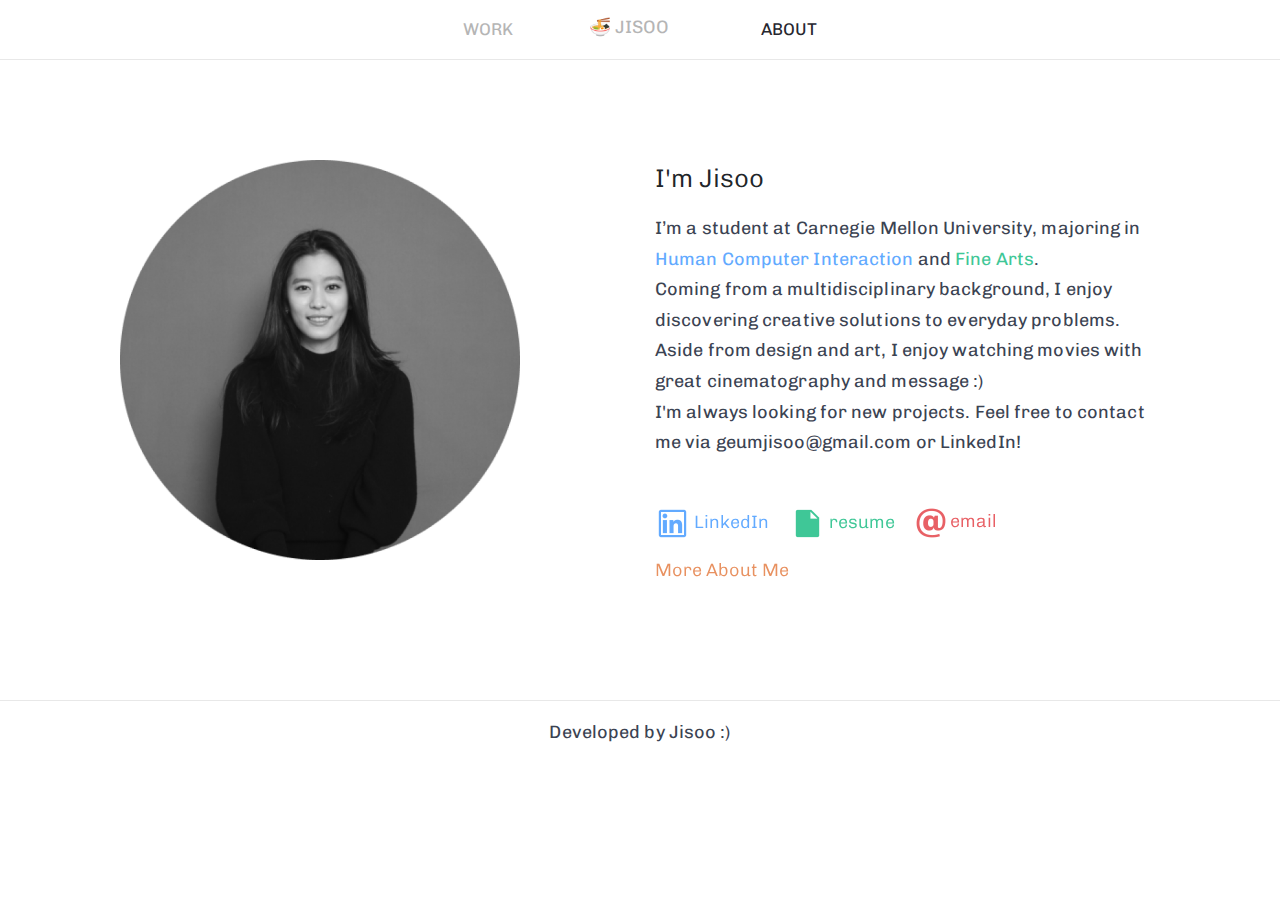
<file: about.html>
<!DOCTYPE html>

<html lang="en">
  <head>
    <meta charset="utf-8">
    <meta name="viewport" content="width=device-width, initial-scale=1, shrink-to-fit=no">

    <title>About Jisoo</title>

    <link href='https://fonts.googleapis.com/css?family=Poppins' rel='stylesheet'>

    <!-- Archivo -->
    <link rel="preconnect" href="https://fonts.gstatic.com">
    <link href="https://fonts.googleapis.com/css2?family=Archivo:ital,wght@0,400;0,500;0,600;0,700;1,400;1,500&display=swap" rel="stylesheet">

    <!-- Chivo font -->
    <link rel="preconnect" href="https://fonts.gstatic.com">
    <link href="https://fonts.googleapis.com/css2?family=Chivo:ital,wght@0,300;0,400;0,700;1,300;1,400;1,700&display=swap" rel="stylesheet">

    <link rel="stylesheet" type="text/css" href="../Assets/CSS/main.css">
    <link rel="stylesheet" href="https://stackpath.bootstrapcdn.com/bootstrap/4.3.1/css/bootstrap.min.css" integrity="sha384-ggOyR0iXCbMQv3Xipma34MD+dH/1fQ784/j6cY/iJTQUOhcWr7x9JvoRxT2MZw1T" crossorigin="anonymous">
  </head>

  <body>

    <!-- Nav Bar -->
    <nav class="navbar navbar-expand-sm navbar-custom navbar-light">
      <!-- <a class="navbar-brand" href="index.html">Jisoo</a> -->
      <button class="navbar-toggler" data-toggle="collapse" data-target="#navbar-menu">
        <span class="navbar-toggler-icon"></span>
      </button>
      <div class="collapse navbar-collapse" id="navbar-menu">
        <ul class="navbar-nav navbar-center ml-auto">
          <li class="nav-item"><a href="index.html" class="nav-link">WORK</a></li>
          <li class="nav-item"><a href="index.html" class="nav-link navbar-brand">🍜 JISOO</a></li>
          <li class="nav-item active"><a href="about.html" class="nav-link">ABOUT</a></li>
        </ul>
      </div>
    </nav>


    <!-- Container to make everything responsive -->
    <div class="container">
      <!-- About Container -->
      <div class="row justify-content-center" id="about-container-custom">
        <div class="col-sm">
          <img src="../Assets/img_about/profile.png" alt="Photo of me" id="profile-img">
        </div>
        <!-- About Me Description -->
        <div class="col-sm">
          <h1 style="font-family: 'Chivo', sans-serif;">I'm Jisoo</h1>
          <p class="mt-3">I’m a student at Carnegie Mellon University, majoring in <em class="blue-em">Human Computer Interaction</em> and <em class="green-em">Fine Arts</em>.</br>Coming from a multidisciplinary background, I enjoy discovering creative solutions to everyday problems.</br>Aside from design and art, I enjoy watching movies with great cinematography and message :) </br>I'm always looking for new projects. Feel free to contact me via geumjisoo@gmail.com or LinkedIn!</p>

          <!-- Contacts -->
          <div class="flex-row mt-5">
            
            <!-- linkedin -->
            <a href="https://www.linkedin.com/in/jisoo-geum-161869180/" target="_blank" class="floathover mr-3 mb-3">
              <img src="../Assets/img_home/bluelinkedinicon.png" style="width:35px;">
              <span class="contacts-button"><em class="blue-em">LinkedIn</em></span>
            </a>

            <!-- Resume -->
            <a href="https://drive.google.com/file/d/1yA8inLKIkS6AwfYyKVJW8Y2GGYOJYPaQ/view?usp=sharing" class="floathover mr-3 mb-3" target="_blank">
              <img src="../Assets/img_home/greenresumeicon.png" style="width:35px;">
              <span class="contacts-button"><em class="green-em">resume</em></span>
            </a>

            <!-- email -->
            <a href = "mailto: geumjisoo@gmail.com" class="floathover mr-3" target="_blank" class="mr-5">
              <img src="../Assets/img_home/redemailicon.png" style="width:30px;">
              <span class="contacts-button"><em class="red-em">email</em></span>
            </a>

            <!-- Resume -->
            <a href="https://drive.google.com/file/d/1geBXaKBO42PBsM0VPxCmVS40TnOvlbBx/view?usp=sharing" class="floathover mr-3 mb-3" target="_blank">
              <span class="contacts-button"><em class="orange-em">More About Me</em></span>
            </a>
            
          </div> <!-- Contacts Ends-->

        </div> <!-- About Me Description Ends -->
      </div> <!-- About Container Ends-->
    </div> <!-- Container Ends-->

    <!-- Footer -->
    <footer class="page-footer footer-custom">
        <p class="text-center py-3">Developed by Jisoo :)</p>  
    </footer> <!-- Footer Ends -->


    <script src="https://code.jquery.com/jquery-3.3.1.slim.min.js" integrity="sha384-q8i/X+965DzO0rT7abK41JStQIAqVgRVzpbzo5smXKp4YfRvH+8abtTE1Pi6jizo" crossorigin="anonymous"></script>
  <script src="https://cdnjs.cloudflare.com/ajax/libs/popper.js/1.14.7/umd/popper.min.js" integrity="sha384-UO2eT0CpHqdSJQ6hJty5KVphtPhzWj9WO1clHTMGa3JDZwrnQq4sF86dIHNDz0W1" crossorigin="anonymous"></script>
  <script src="https://stackpath.bootstrapcdn.com/bootstrap/4.3.1/js/bootstrap.min.js" integrity="sha384-JjSmVgyd0p3pXB1rRibZUAYoIIy6OrQ6VrjIEaFf/nJGzIxFDsf4x0xIM+B07jRM" crossorigin="anonymous"></script>
  
  </body>
</html>
</file>
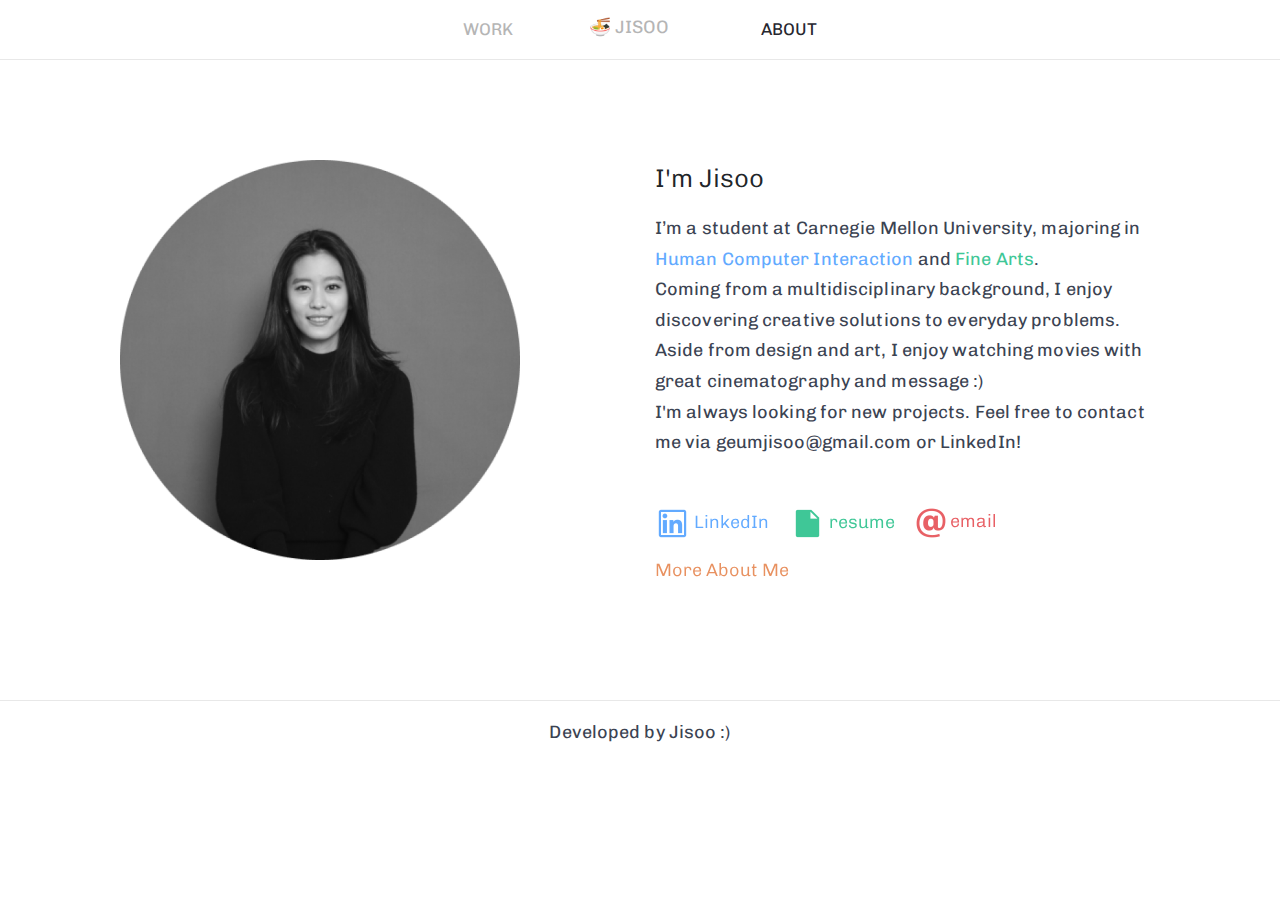
<file: HTML/about.html>
<!DOCTYPE html>

<html lang="en">
  <head>
    <meta charset="utf-8">
    <meta name="viewport" content="width=device-width, initial-scale=1, shrink-to-fit=no">

    <title>About Jisoo</title>

    <link href='https://fonts.googleapis.com/css?family=Poppins' rel='stylesheet'>

    <!-- Archivo -->
    <link rel="preconnect" href="https://fonts.gstatic.com">
    <link href="https://fonts.googleapis.com/css2?family=Archivo:ital,wght@0,400;0,500;0,600;0,700;1,400;1,500&display=swap" rel="stylesheet">

    <!-- Chivo font -->
    <link rel="preconnect" href="https://fonts.gstatic.com">
    <link href="https://fonts.googleapis.com/css2?family=Chivo:ital,wght@0,300;0,400;0,700;1,300;1,400;1,700&display=swap" rel="stylesheet">

    <link rel="stylesheet" type="text/css" href="../Assets/CSS/main.css">
    <link rel="stylesheet" href="https://stackpath.bootstrapcdn.com/bootstrap/4.3.1/css/bootstrap.min.css" integrity="sha384-ggOyR0iXCbMQv3Xipma34MD+dH/1fQ784/j6cY/iJTQUOhcWr7x9JvoRxT2MZw1T" crossorigin="anonymous">
  </head>

  <body>

    <!-- Nav Bar -->
    <nav class="navbar navbar-expand-sm navbar-custom navbar-light">
      <!-- <a class="navbar-brand" href="index.html">Jisoo</a> -->
      <button class="navbar-toggler" data-toggle="collapse" data-target="#navbar-menu">
        <span class="navbar-toggler-icon"></span>
      </button>
      <div class="collapse navbar-collapse" id="navbar-menu">
        <ul class="navbar-nav navbar-center ml-auto">
          <li class="nav-item"><a href="../index.html" class="nav-link">WORK</a></li>
          <li class="nav-item"><a href="../index.html" class="nav-link navbar-brand">🍜 JISOO</a></li>
          <li class="nav-item active"><a href="about.html" class="nav-link">ABOUT</a></li>
        </ul>
      </div>
    </nav>


    <!-- Container to make everything responsive -->
    <div class="container">
      <!-- About Container -->
      <div class="row justify-content-center" id="about-container-custom">
        <div class="col-sm">
          <img src="../Assets/img_about/profile.png" alt="Photo of me" id="profile-img">
        </div>
        <!-- About Me Description -->
        <div class="col-sm">
          <h1 style="font-family: 'Chivo', sans-serif;">I'm Jisoo</h1>
          <p class="mt-3">I’m a student at Carnegie Mellon University, majoring in <em class="blue-em">Human Computer Interaction</em> and <em class="green-em">Fine Arts</em>.</br>Coming from a multidisciplinary background, I enjoy discovering creative solutions to everyday problems.</br>Aside from design and art, I enjoy watching movies with great cinematography and message :) </br>I'm always looking for new projects. Feel free to contact me via geumjisoo@gmail.com or LinkedIn!</p>

          <!-- Contacts -->
          <div class="flex-row mt-5">
            
            <!-- linkedin -->
            <a href="https://www.linkedin.com/in/jisoo-geum-161869180/" target="_blank" class="floathover mr-3 mb-3">
              <img src="../Assets/img_home/bluelinkedinicon.png" style="width:35px;">
              <span class="contacts-button"><em class="blue-em">LinkedIn</em></span>
            </a>

            <!-- Resume -->
            <a href="https://drive.google.com/file/d/1yA8inLKIkS6AwfYyKVJW8Y2GGYOJYPaQ/view?usp=sharing" class="floathover mr-3 mb-3" target="_blank">
              <img src="../Assets/img_home/greenresumeicon.png" style="width:35px;">
              <span class="contacts-button"><em class="green-em">resume</em></span>
            </a>

            <!-- email -->
            <a href = "mailto: geumjisoo@gmail.com" class="floathover mr-3" target="_blank" class="mr-5">
              <img src="../Assets/img_home/redemailicon.png" style="width:30px;">
              <span class="contacts-button"><em class="red-em">email</em></span>
            </a>

            <!-- Resume -->
            <a href="https://drive.google.com/file/d/1geBXaKBO42PBsM0VPxCmVS40TnOvlbBx/view?usp=sharing" class="floathover mr-3 mb-3" target="_blank">
              <span class="contacts-button"><em class="orange-em">More About Me</em></span>
            </a>
            
          </div> <!-- Contacts Ends-->

        </div> <!-- About Me Description Ends -->
      </div> <!-- About Container Ends-->
    </div> <!-- Container Ends-->

    <!-- Footer -->
    <footer class="page-footer footer-custom">
        <p class="text-center py-3">Developed by Jisoo :)</p>  
    </footer> <!-- Footer Ends -->


    <script src="https://code.jquery.com/jquery-3.3.1.slim.min.js" integrity="sha384-q8i/X+965DzO0rT7abK41JStQIAqVgRVzpbzo5smXKp4YfRvH+8abtTE1Pi6jizo" crossorigin="anonymous"></script>
  <script src="https://cdnjs.cloudflare.com/ajax/libs/popper.js/1.14.7/umd/popper.min.js" integrity="sha384-UO2eT0CpHqdSJQ6hJty5KVphtPhzWj9WO1clHTMGa3JDZwrnQq4sF86dIHNDz0W1" crossorigin="anonymous"></script>
  <script src="https://stackpath.bootstrapcdn.com/bootstrap/4.3.1/js/bootstrap.min.js" integrity="sha384-JjSmVgyd0p3pXB1rRibZUAYoIIy6OrQ6VrjIEaFf/nJGzIxFDsf4x0xIM+B07jRM" crossorigin="anonymous"></script>
  
  </body>
</html>
</file>
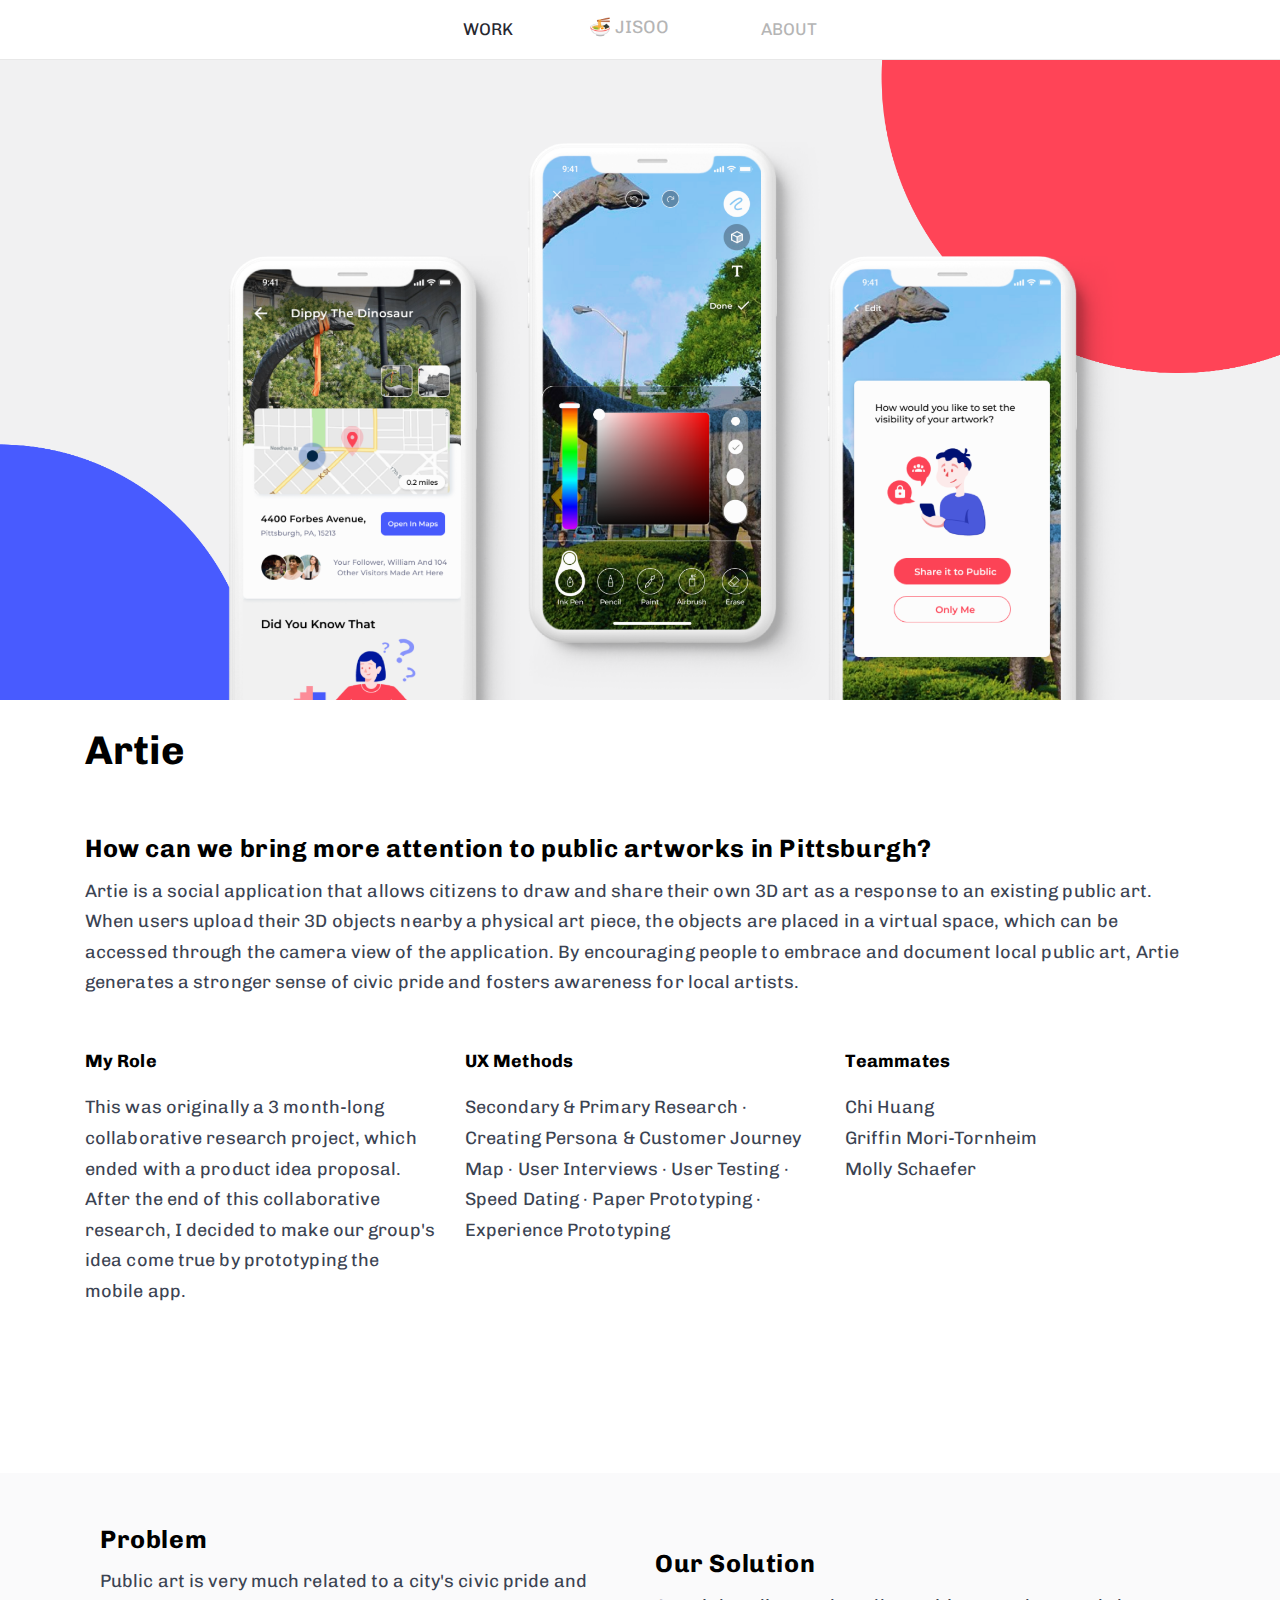
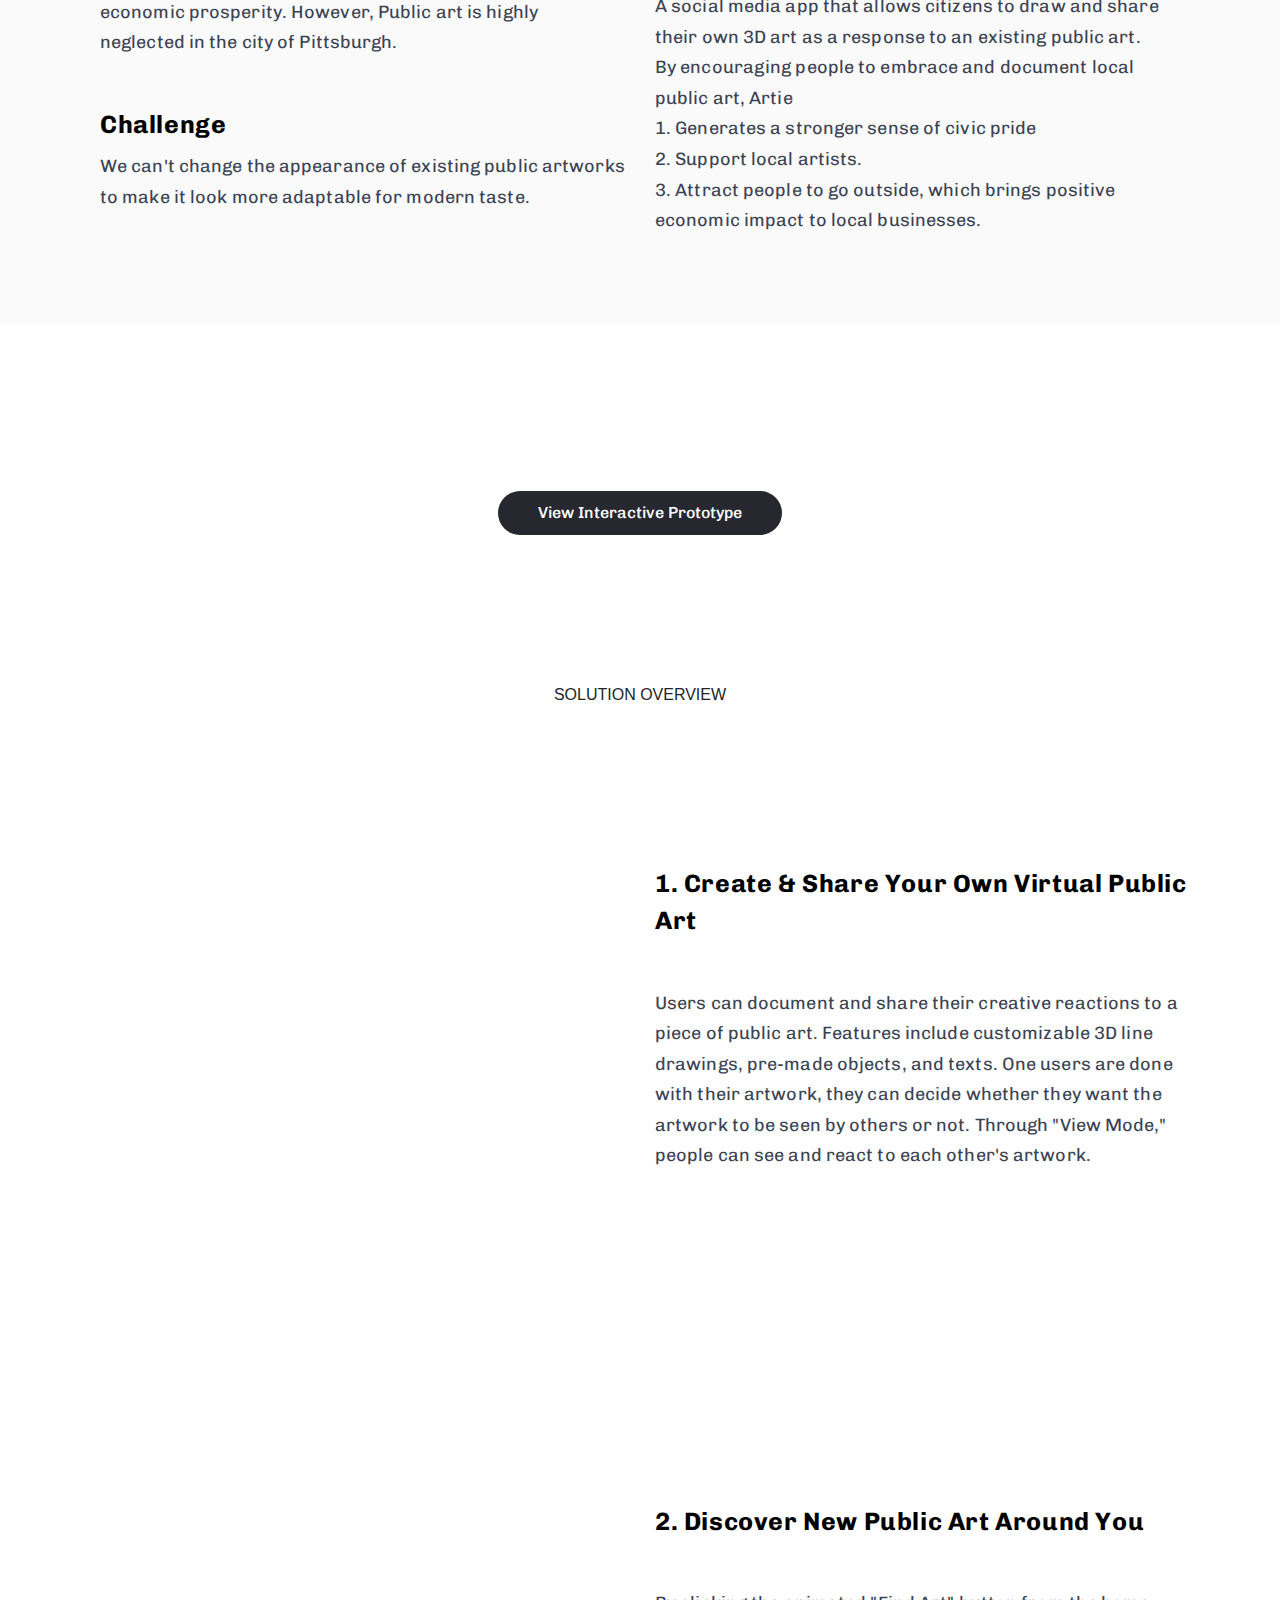
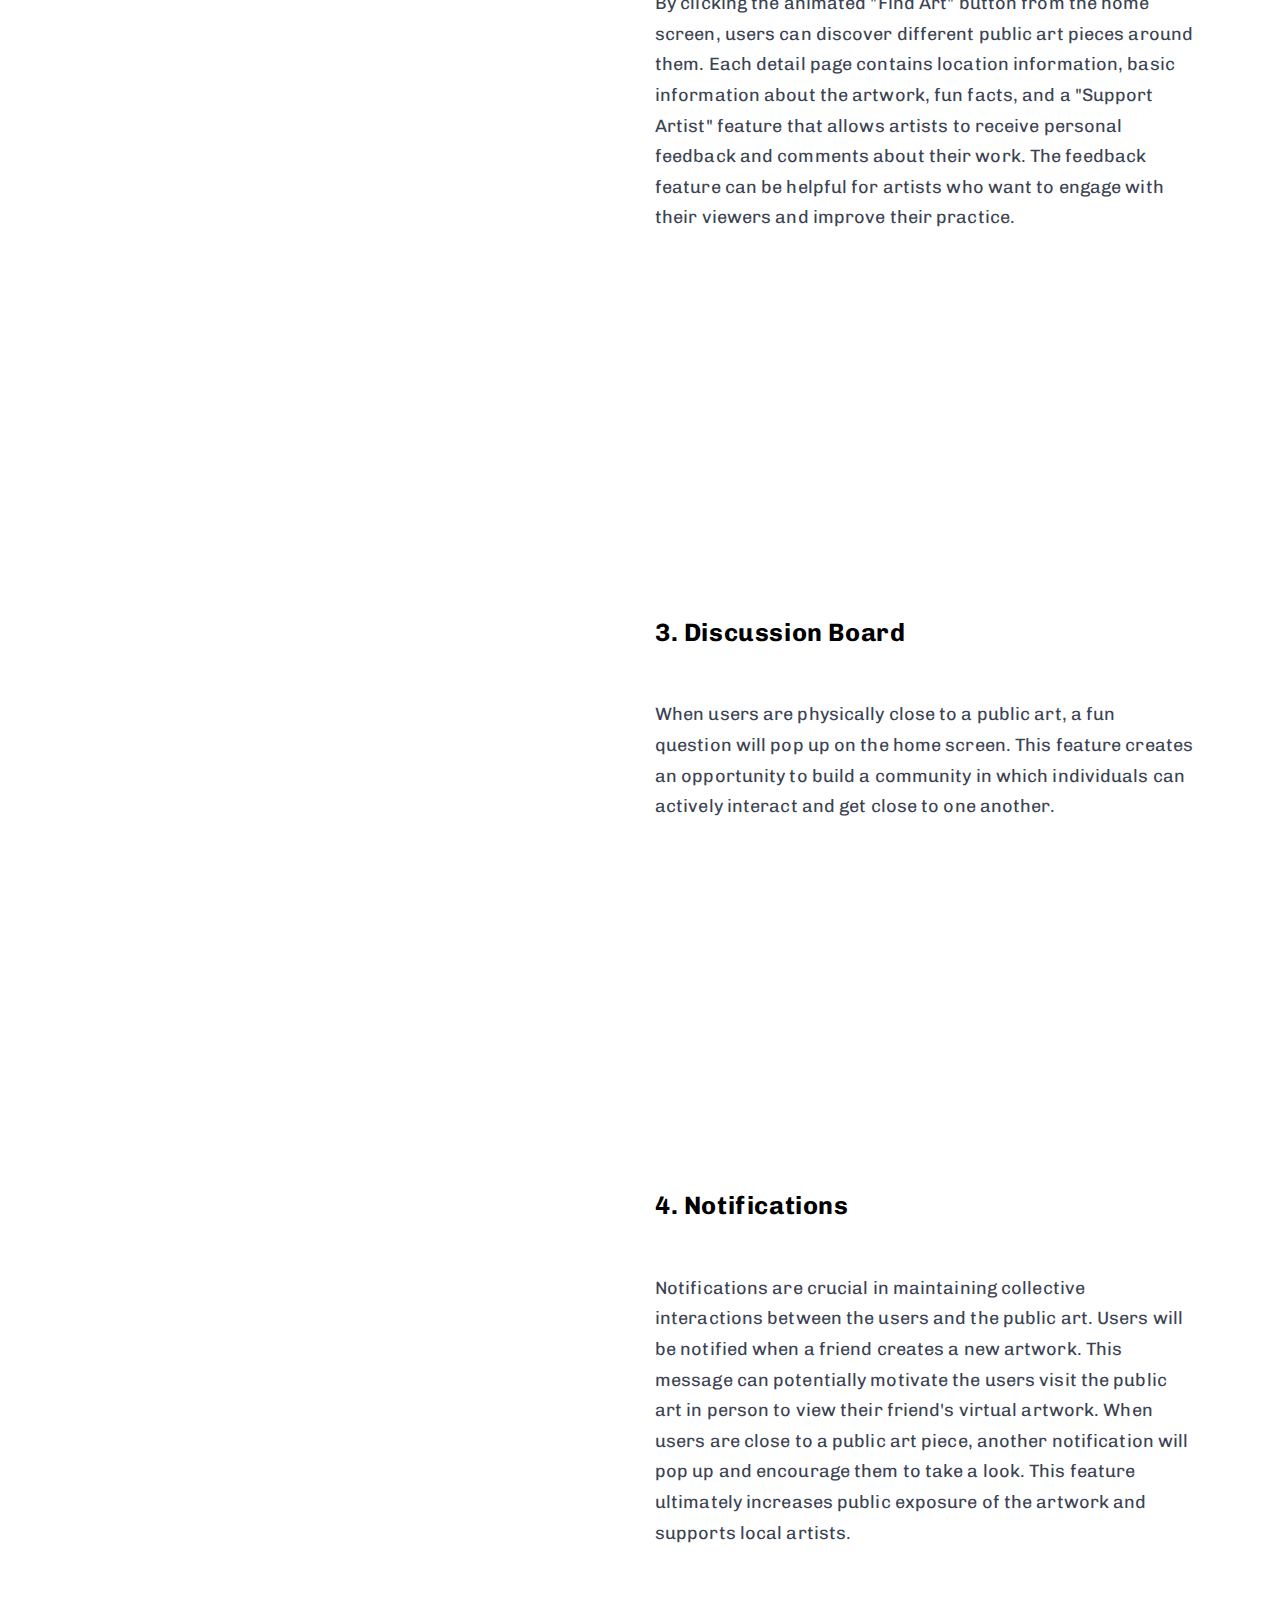
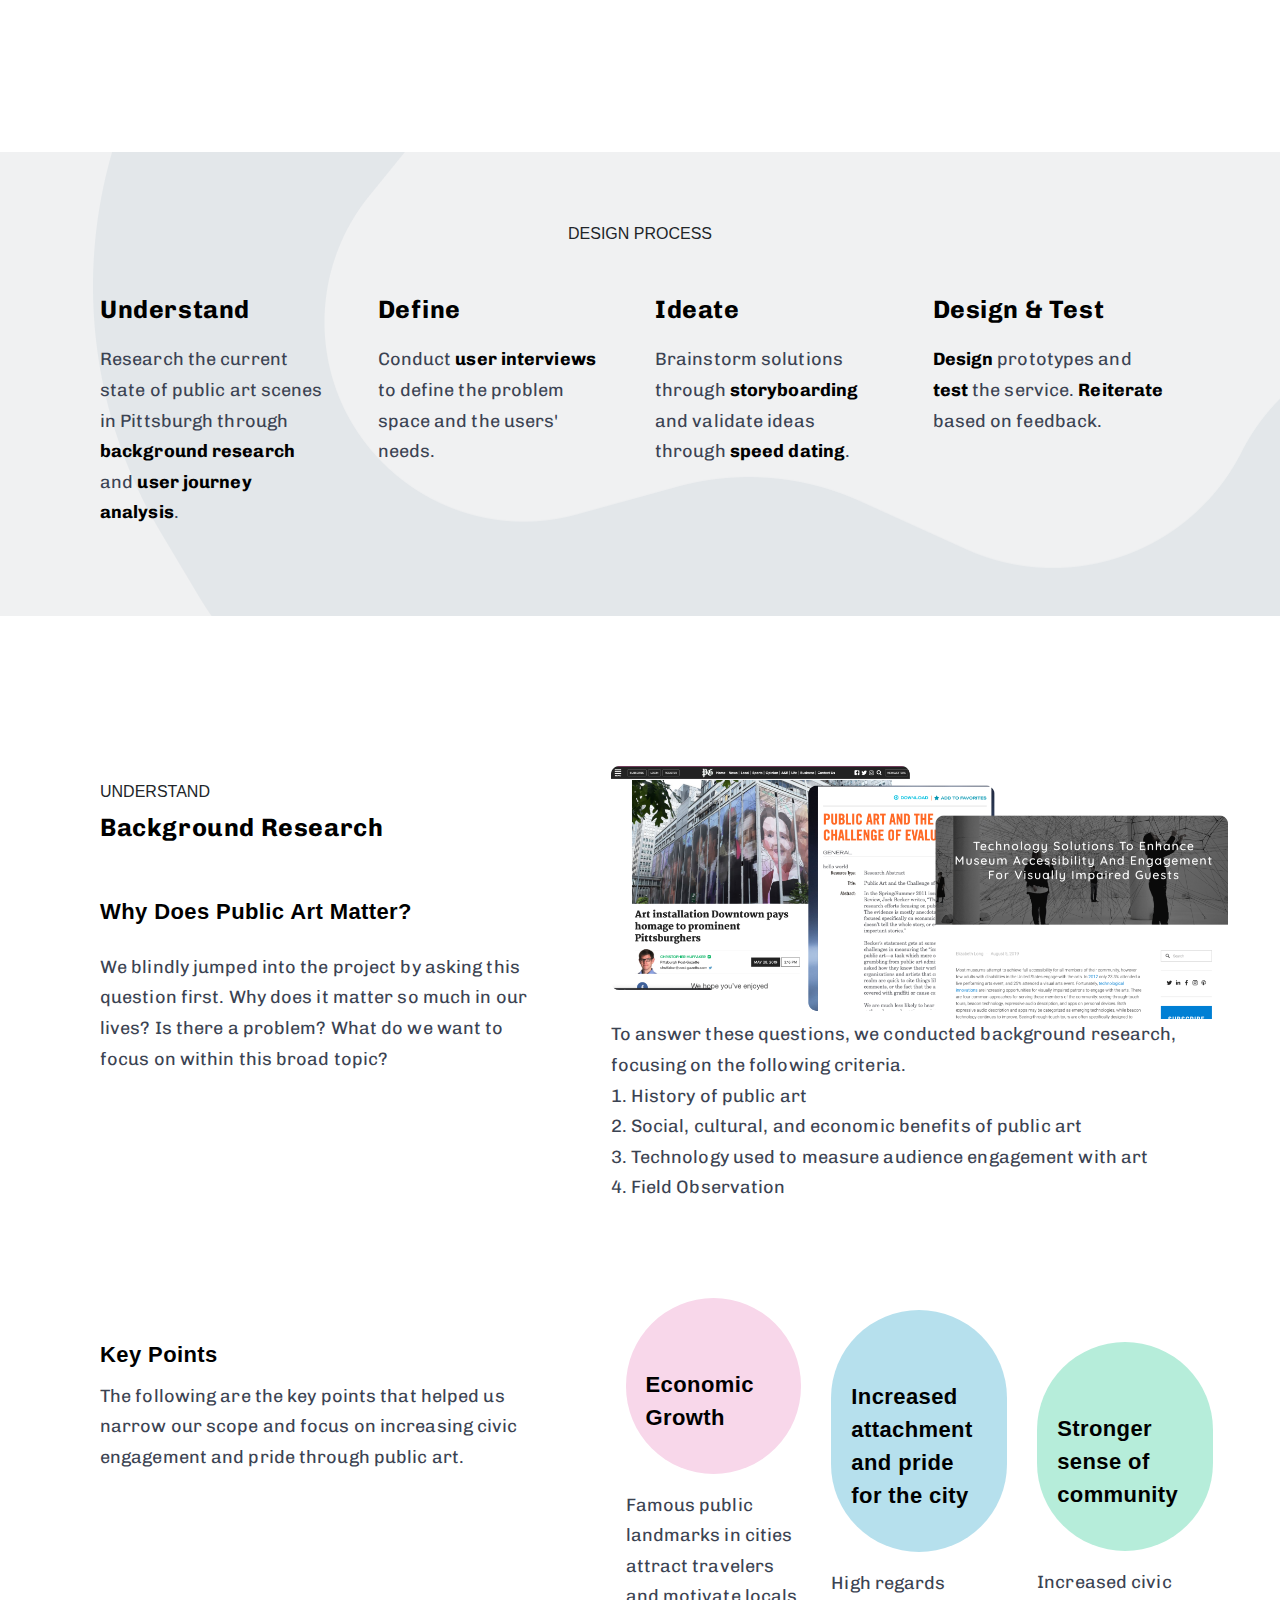
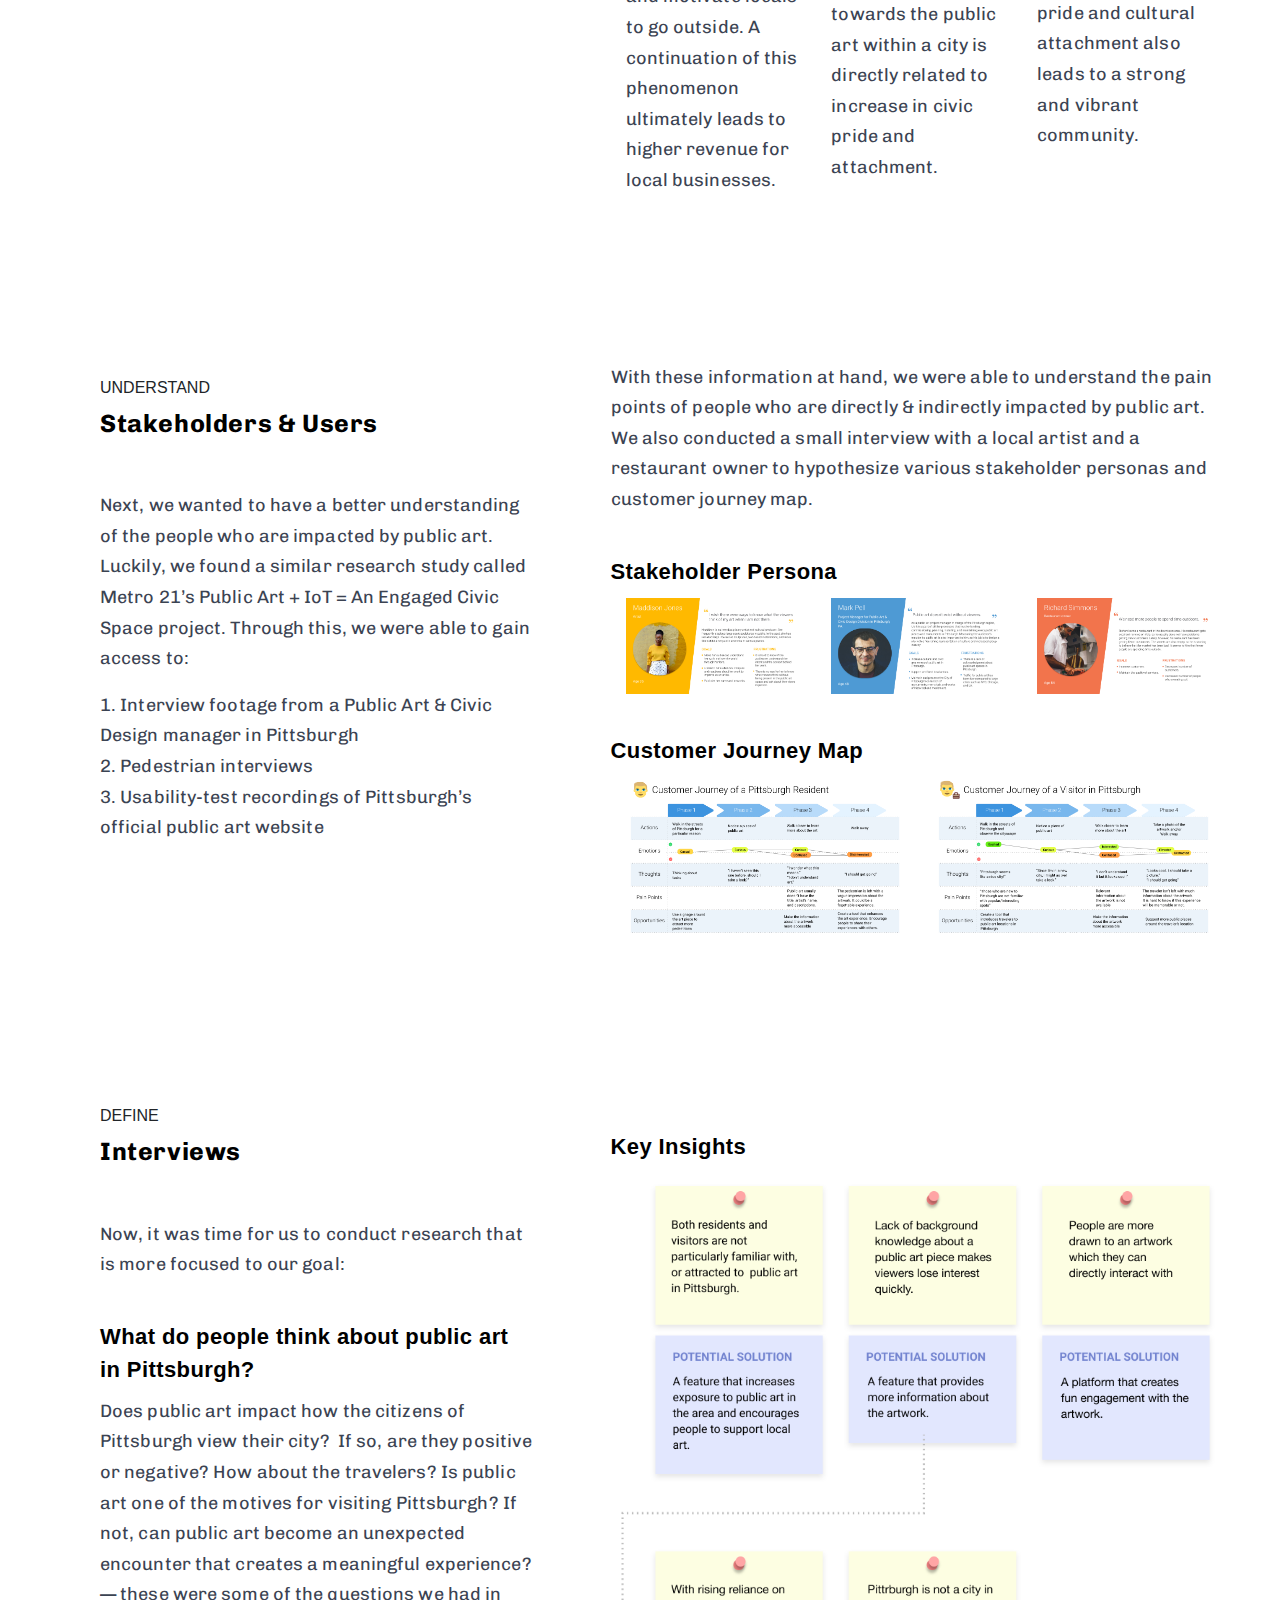
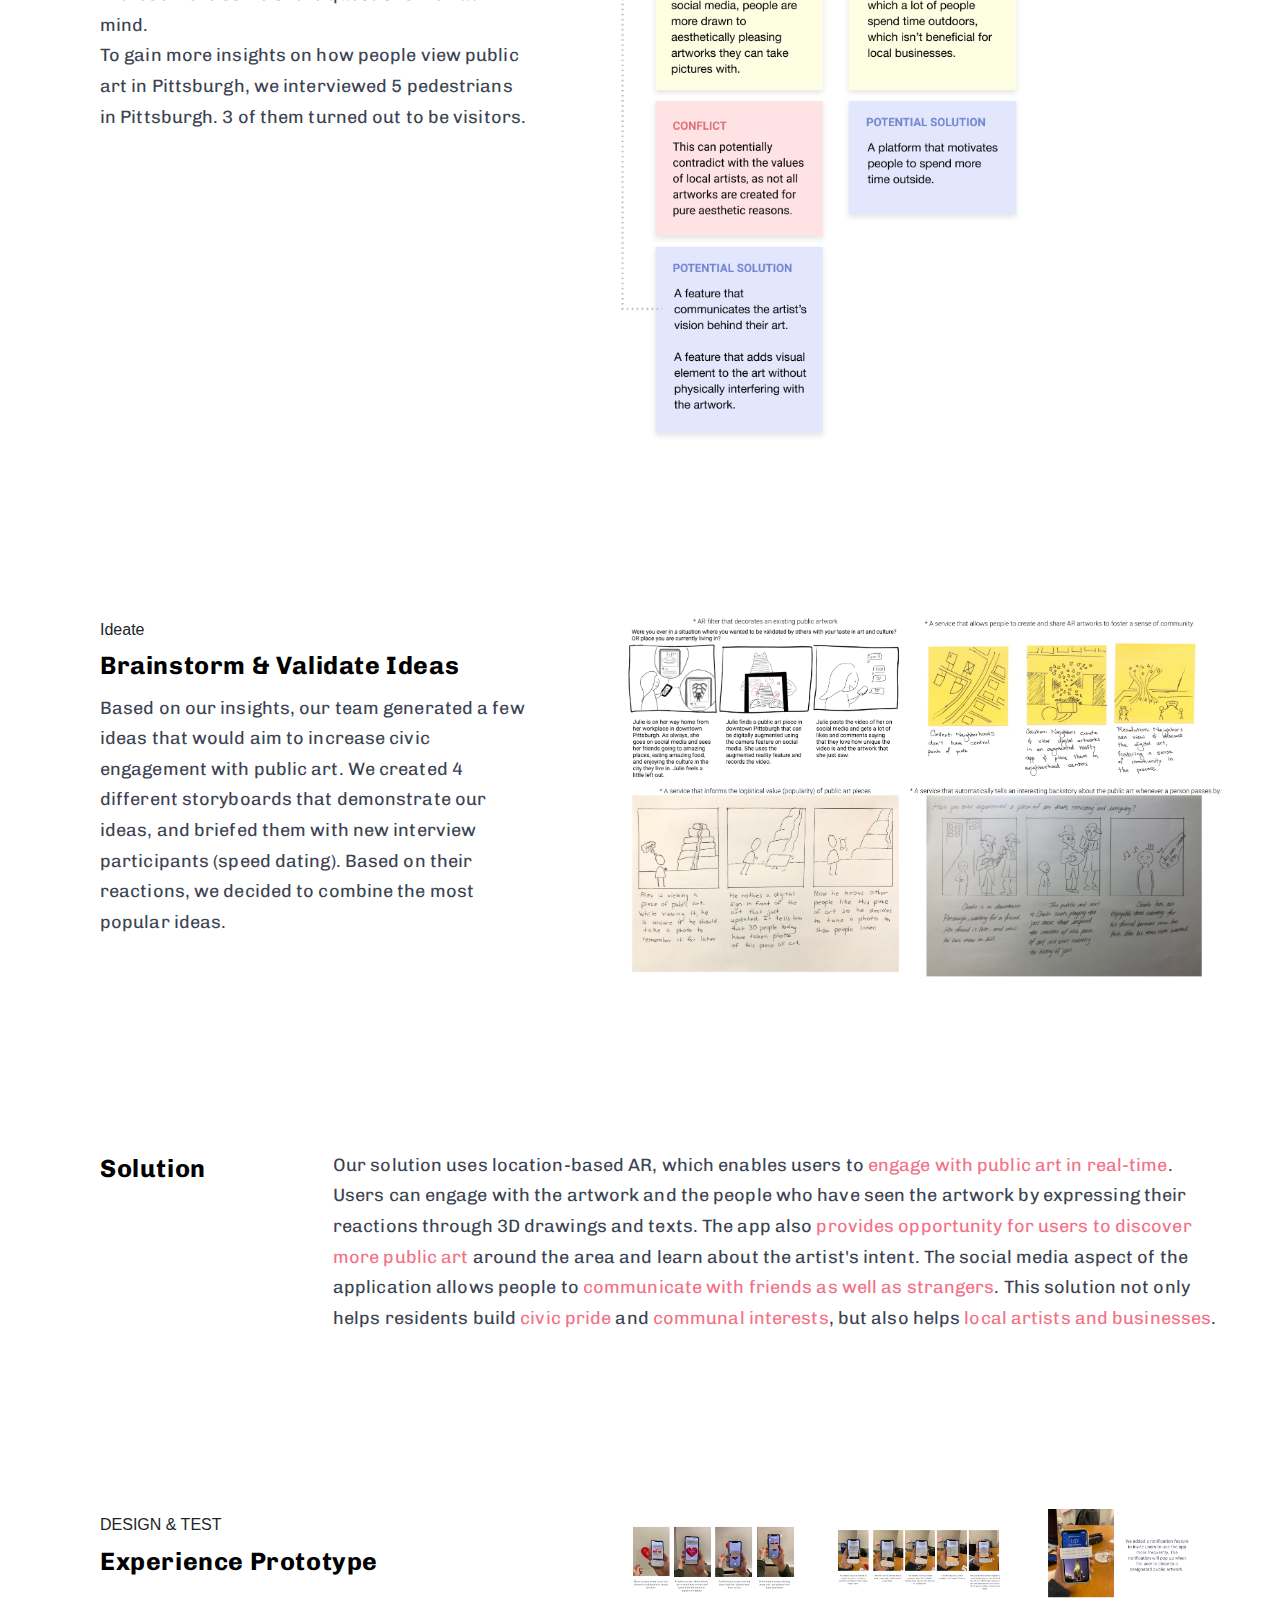
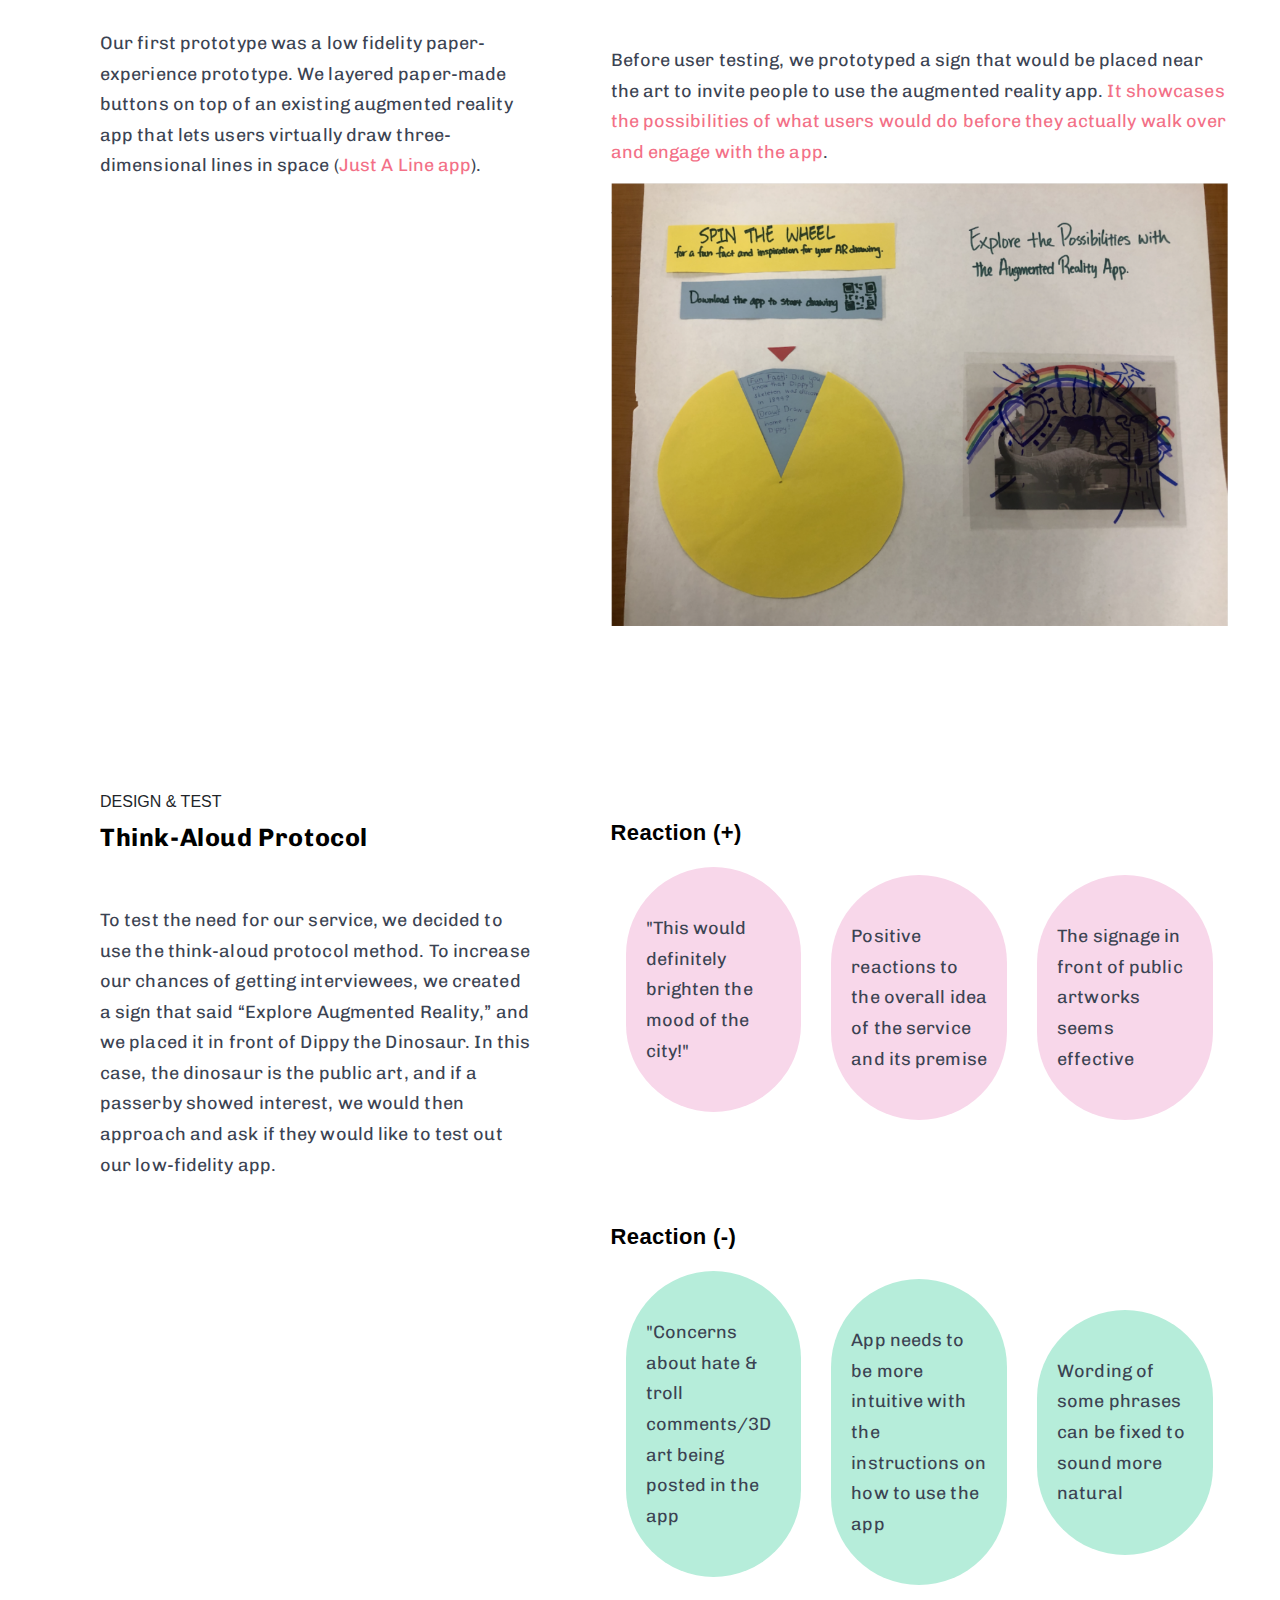
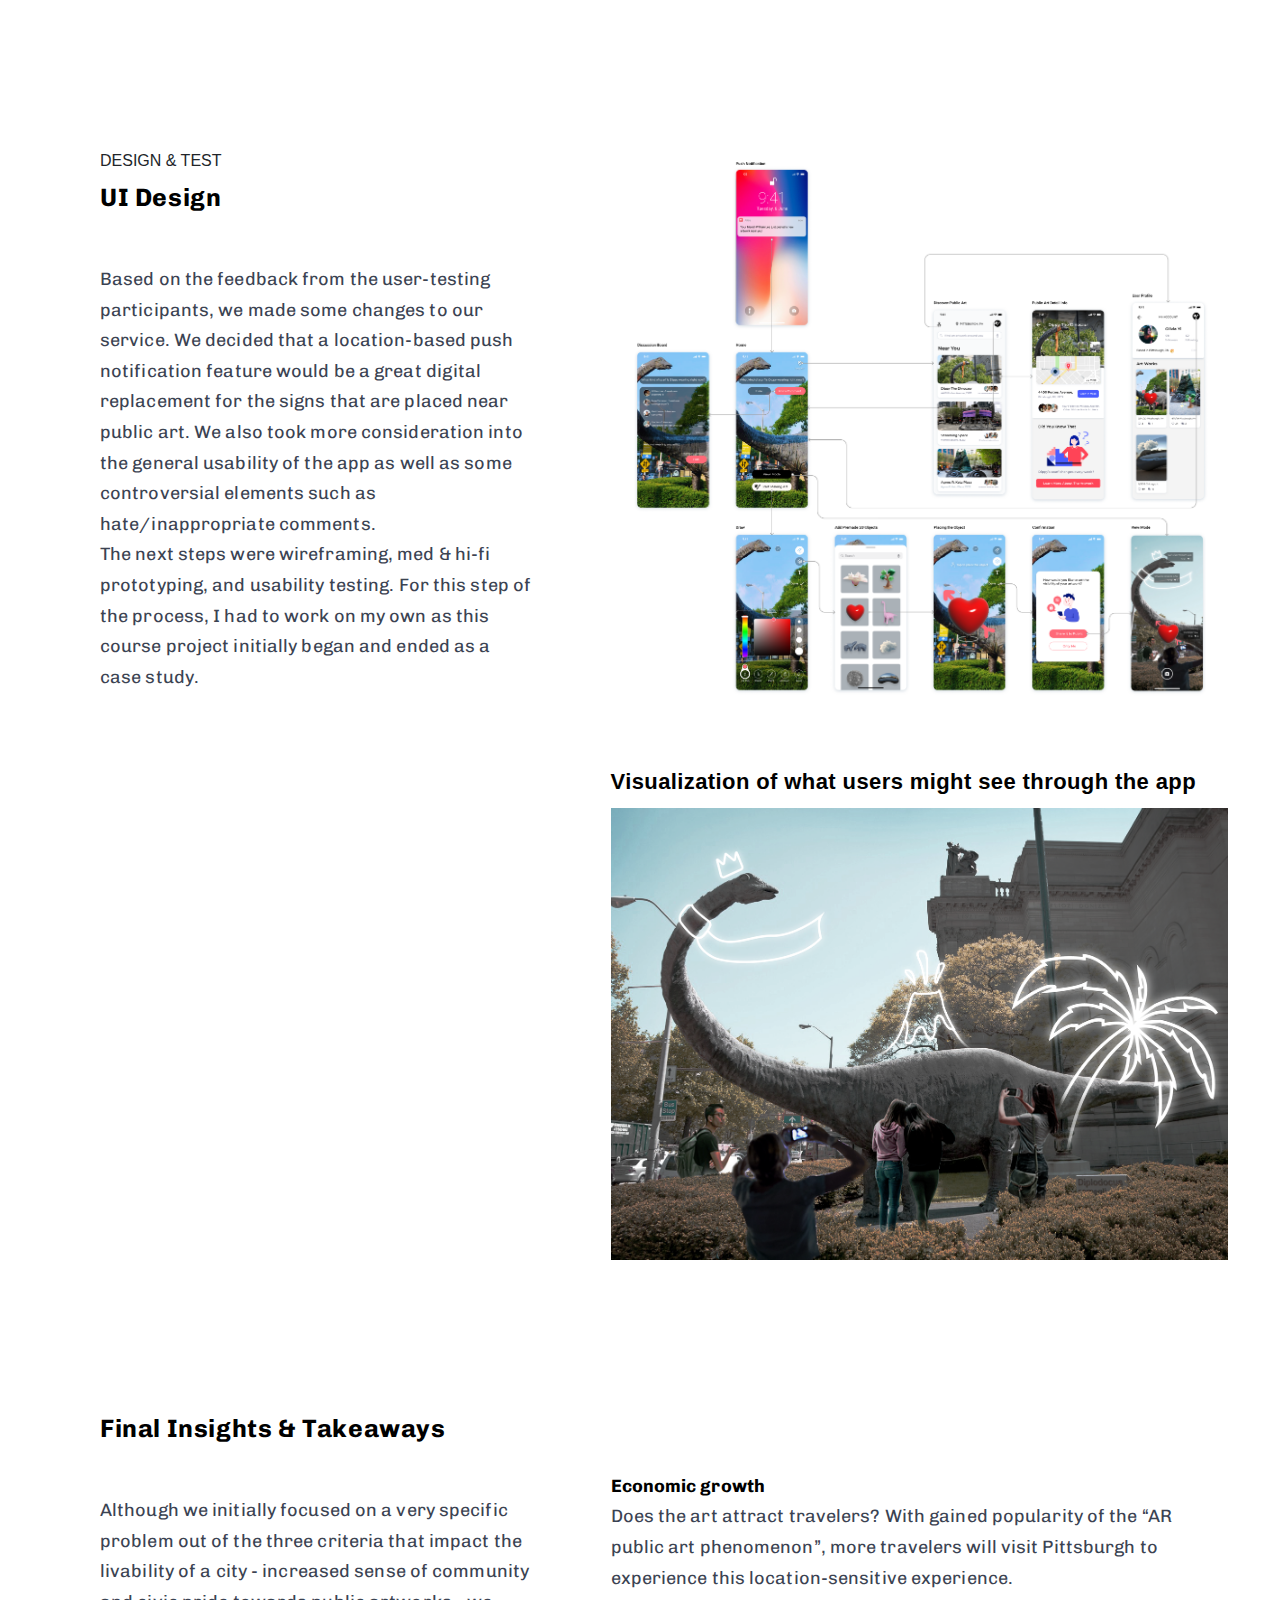
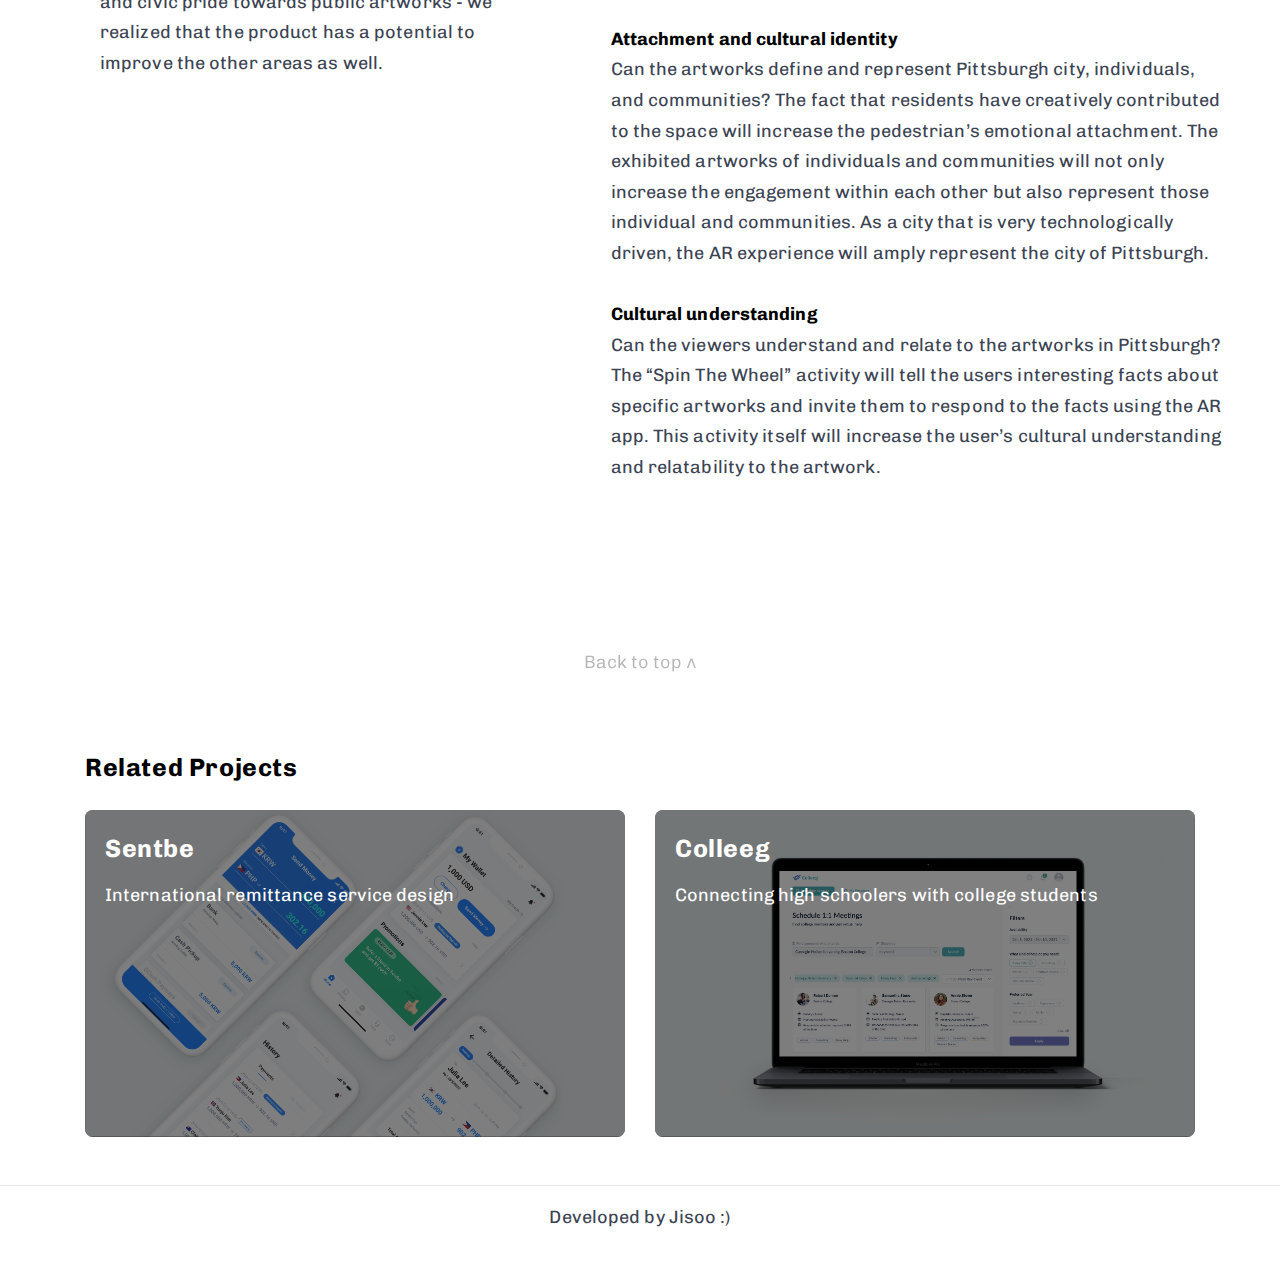
<file: HTML/artie.html>
<!DOCTYPE html>

<html lang="en">
  <head>
    <meta charset="utf-8">
    <meta name="viewport" content="width=device-width, initial-scale=1, shrink-to-fit=no">

    <title>Artie</title>
    <!-- Lightbox.css -->
    <link href="../Assets/Javascript/lightbox2-2.11.3/dist/css/lightbox.css" rel="stylesheet" />
    
    <!-- Archivo -->
    <link rel="preconnect" href="https://fonts.gstatic.com">
    <link href="https://fonts.googleapis.com/css2?family=Archivo:ital,wght@0,400;0,500;0,600;0,700;1,400;1,500&display=swap" rel="stylesheet">

    <!-- Chivo font -->
    <link rel="preconnect" href="https://fonts.gstatic.com">
    <link href="https://fonts.googleapis.com/css2?family=Chivo:ital,wght@0,300;0,400;0,700;1,300;1,400;1,700&display=swap" rel="stylesheet">

    <!-- Main CSS -->
    <link rel="stylesheet" type="text/css" href="../Assets/CSS/main.css">
    <!-- Bootstrap 4.3 CSS -->
    <link rel="stylesheet" href="https://stackpath.bootstrapcdn.com/bootstrap/4.3.1/css/bootstrap.min.css" integrity="sha384-ggOyR0iXCbMQv3Xipma34MD+dH/1fQ784/j6cY/iJTQUOhcWr7x9JvoRxT2MZw1T" crossorigin="anonymous">
  </head>

  <body>
    <!-- Nav Bar -->
    <nav class="navbar navbar-expand-sm navbar-custom navbar-light">
      <!-- <a class="navbar-brand" href="index.html">Jisoo</a> -->
      <button class="navbar-toggler" data-toggle="collapse" data-target="#navbar-menu">
        <span class="navbar-toggler-icon"></span>
      </button>
      <div class="collapse navbar-collapse" id="navbar-menu">
        <ul class="navbar-nav navbar-center ml-auto">
          <li class="nav-item active"><a href="../index.html" class="nav-link">WORK</a></li>
          <li class="nav-item"><a href="../index.html" class="nav-link navbar-brand">🍜 JISOO</a></li>
          <li class="nav-item"><a href="../about.html" class="nav-link">ABOUT</a></li>
        </ul>
      </div>
    </nav>


    <!-- Project Banner Image Section -->
    <section> 
      <img src="../Assets/img_artie/artie_banner.png" class="img-fluid" id="artietop">
    </section>

    <!-- Title -->
    <div class="container">
      <div class="project-title mb-4">Artie</div>
    </div>


    <!-- Intro Container -->
    <div class="container">
      <!-- Intro Block -->
      <div class="block-custom">
          <!-- Intro -->
          <h4>How can we bring more attention to public artworks in Pittsburgh? </h4>
          <p>Artie is a social application that allows citizens to draw and share their own 3D art as a response to an existing public art. When users upload their 3D objects nearby a physical art piece, the objects are placed in a virtual space, which can be accessed through the camera view of the application. By encouraging people to embrace and document local public art, Artie generates a stronger sense of civic pride and fosters awareness for local artists.</p>
        <!-- Basic info -->
        <div class="row mt-5">
          <div class="col"> 
            <p><b>My Role</b></p>
            <p>This was originally a 3 month-long collaborative research project, which ended with a product idea proposal. After the end of this collaborative research, I decided to make our group's idea come true by prototyping the mobile app. </p>
          </div>

          <div class="col"> 
            <p><b>UX Methods</b></p>
            <p>Secondary & Primary Research · Creating Persona & Customer Journey Map · User Interviews · User Testing · Speed Dating · Paper Prototyping · Experience Prototyping </p>
          </div>

          <div class="col"> 
            <p><b>Teammates</b></p>
            <p>Chi Huang</br>Griffin Mori-Tornheim</br>Molly Schaefer</p> 
          </div>
        
        </div> <!-- Basic info Ends -->
      </div> <!-- Intro Block Ends -->
    </div> <!-- Intro Container Ends-->


    <!-- Problem & Solution Section -->
    <section class="pt-5 pb-5 block-custom" style="background-color:#fafafb;">
      <div class="container">
        <div class="d-flex flex-column flex-lg-row align-items-center">
          <!-- Problem -->
          <div class="col mb-5">
            <h4 class="mb-2">Problem</h4>
            <p>Public art is very much related to a city's civic pride and economic prosperity. However, Public art is highly neglected in the city of Pittsburgh.</p>
            <h4 class="mb-2 mt-5">Challenge</h4>
            <p>We can't change the appearance of existing public artworks to make it look more adaptable for modern taste.</p>
          </div>
          <!-- Solution -->
          <div class="col">
            <h4 class="mb-2">Our Solution</h4>
            <p>A social media app that allows citizens to draw and share their own 3D art as a response to an existing public art.</br>By encouraging people to embrace and document local public art, Artie</br>  1. Generates a stronger sense of civic pride</br>  2. Support local artists.</br>  3. Attract people to go outside, which brings positive economic impact to local businesses.</p>
          </div>
        </div>
      </div> <!-- Container Ends -->
    </section> <!-- Problem & Solution Section Ends -->


    <!-- Button to Figma Prototype -->
    <div class="container">
      <div class="block-custom">
        <div class="text-center">
          <a href="https://www.figma.com/proto/6lgTsBFfAv2lk9vV35TsoQ/ARTie?node-id=31%3A33&viewport=318%2C430%2C0.18571607768535614&scaling=scale-down" type="button" class="btn-custom mt-3" target="_blank">View Interactive Prototype</a>
        </div>
      </div>
    </div> <!-- Button to Figma Prototype Ends -->


    <!-- Solution Overview -->
    <div class="container">
      <div class="block-custom">
        <h6 class="text-center">SOLUTION OVERVIEW</h6>
        <!-- Solution 1 -->
        <div class="solution-overview-block row mt-5">
          <div class="col">
            <iframe src="https://player.vimeo.com/video/482877189?background=1" width="100%" height="100%" frameborder="0" allow="autoplay; fullscreen" allowfullscreen></iframe>
          </div>
          <div class="col align-self-center">
            <h4 class="mt-5 mb-5">1. Create & Share Your Own Virtual Public Art</h4>
            <p> Users can document and share their creative reactions to a piece of public art. Features include customizable 3D line drawings, pre-made objects, and texts. One users are done with their artwork, they can decide whether they want the artwork to be seen by others or not. Through "View Mode," people can see and react to each other's artwork.
            </p>
          </div>
        </div>
        <!-- Solution 2 -->
        <div class="solution-overview-block row mt-5">
          <div class="col">
            <iframe src="https://player.vimeo.com/video/482877088?background=1" width="100%" height="100%" frameborder="0" allow="autoplay; fullscreen" allowfullscreen></iframe>
          </div>
          <div class="col align-self-center">
            <h4 class="mt-5 mb-5">2. Discover New Public Art Around You</h4>
            <p> By clicking the animated "Find Art" button from the home screen, users can discover different public art pieces around them. Each detail page contains location information, basic information about the artwork, fun facts, and a "Support Artist" feature that allows artists to receive personal feedback and comments about their work. The feedback feature can be helpful for artists who want to engage with their viewers and improve their practice. 
            </p>
          </div>
        </div>
        <!-- Solution 3 -->
        <div class="solution-overview-block row mt-5">
          <div class="col">
            <iframe src="https://player.vimeo.com/video/482877436?background=1" width="100%" height="100%" frameborder="0" allow="autoplay; fullscreen" allowfullscreen></iframe>
          </div>
          <div class="col align-self-center">
            <h4 class="mt-5 mb-5">3. Discussion Board</h4>
            <p> When users are physically close to a public art, a fun question will pop up on the home screen. This feature creates an opportunity to build a community in which individuals can actively interact and get close to one another.
            </p>
          </div>
        </div>
        <!-- Solution 4 -->
        <div class="solution-overview-block row mt-5">
          <div class="col">
            <iframe src="https://player.vimeo.com/video/482876990?background=1" width="100%" height="100%" frameborder="0" allow="autoplay; fullscreen" allowfullscreen></iframe>
          </div>
          <div class="col align-self-center">
            <h4 class="mt-5 mb-5">4. Notifications</h4>
            <p>Notifications are crucial in maintaining collective interactions between the users and the public art. Users will be notified when a friend creates a new artwork. This message can potentially motivate the users visit the public art in person to view their friend's virtual artwork. When users are close to a public art piece, another notification will pop up and encourage them to take a look. This feature ultimately increases public exposure of the artwork and supports local artists. 
            </p>
          </div>
        </div>
      </div>
    </div> <!-- Solution Overview Ends-->


    <!-- Design Process -->
    <section class="pt-5 pb-5 block-custom des-process-image">
      <div class="container">
        <h6 class="mt-4 mb-5 text-center">DESIGN PROCESS</h6>
        <div class="d-flex flex-column flex-lg-row">
          <div class="col mr-3 mb-4">
            <h4 class="mb-3">Understand</h4>
            <p>Research the current state of public art scenes in Pittsburgh through <b>background research</b> and <b>user journey analysis</b>.</p>
          </div>
          <div class="col mr-3 mb-4">
            <h4 class="mb-3">Define</h4>
            <p>Conduct <b>user interviews</b> to define the problem space and the users' needs. </p>
          </div>
          <div class="col mr-3 mb-4">
            <h4 class="mb-3">Ideate</h4>
            <p>Brainstorm solutions through <b>storyboarding</b> and validate ideas through <b>speed dating</b>. </p>
          </div>
          <div class="col mr-3">
            <h4 class="mb-3">Design & Test</h4>
            <p><b>Design</b> prototypes and <b>test</b> the service. <b>Reiterate</b> based on feedback.</p>
          </div>
      </div>
    </section> <!-- Design Process Ends -->


    <!-- Understand: bg research -->
    <div class="container">
      <div class="block-custom">
        <!-- Div LR Wrapper -->
        <div class="block-custom-content d-flex flex-column flex-lg-row align-items-center mt-5">
          <!-- Div Left -->
          <div class="col-sm-5 align-self-start mr-5">
            <h6 class="mt-3">UNDERSTAND</h6>
            <h4 class="mb-5">Background Research</h4>
            <h5>Why Does Public Art Matter?</h5>
            <p class="mt-4">We blindly jumped into the project by asking this question first. Why does it matter so much in our lives? Is there a problem? What do we want to focus on within this broad topic?</p>
          </div> <!-- Div Left Ends -->
          <!-- Div Right -->
          <div class="col-sm-7 align-self-start">
            <img src="../Assets/img_artie/artie_bgres.png" class="img-fluid">
            <p>To answer these questions, we conducted background research, focusing on the following criteria.</br>1. History of public art</br>2. Social, cultural, and economic benefits of public art</br>3. Technology used to measure audience engagement with art</br>4. Field Observation</br></br></p>
          </div> <!-- Div Right Ends-->
        </div> <!-- Div LR Wrapper Ends -->

        <!-- Div LR Wrapper -->
        <div class="block-custom-content d-flex flex-column flex-lg-row align-items-center mt-5">
          <!-- Div Left -->
          <div class="col-sm-5 align-self-start mr-5">
            <h5>Key Points</h5>
            <p>The following are the key points that helped us narrow our scope and focus on increasing civic engagement and pride through public art.</p>
          </div> <!-- Div Left Ends -->
          <!-- Div Right -->
          <div class="col-sm-7 align-self-start">
            <div class="d-flex flex-column flex-lg-row align-items-center">
              <div class="col-sm">
                <div class="pink-blob">
                  <h5>Economic Growth</h5>
                </div>
                <p class="mt-3">Famous public landmarks in cities attract travelers and motivate locals to go outside. A continuation of this phenomenon ultimately leads to higher revenue for local businesses.</p>
              </div>
              <div class="col-sm">
                <div class="blue-blob">
                  <h5>Increased attachment and pride for the city</h5>
                </div>
                <p class="mt-3">High regards towards the public art within a city is directly related to increase in civic pride and attachment. </p>
              </div>
              <div class="col-sm">
                <div class="green-blob">
                  <h5>Stronger sense of community</h5>
                </div>
                <p class="mt-3">Increased civic pride and cultural attachment also leads to a strong and vibrant community.</p>
              </div>
            </div>
          </div> <!-- Div Right Ends-->
        </div> <!-- Div LR Wrapper Ends -->

      </div>
    </div> <!-- Understand: bg research Ends -->


    <!-- Understand: Stakeholders & Users -->
    <div class="container">
      <div class="block-custom">
        <!-- Div LR Wrapper -->
        <div class="block-custom-content d-flex flex-column flex-lg-row align-items-center mt-5">
          <!-- Div Left -->
          <div class="col-sm-5 align-self-start mr-5">
            <h6 class="mt-3">UNDERSTAND</h6>
            <h4 class="mb-5">Stakeholders & Users</h4>
            <p>Next, we wanted to have a better understanding of the people who are impacted by public art. Luckily, we found a similar research study called Metro 21’s Public Art + IoT = An Engaged Civic Space project. Through this, we were able to gain access to:</p>
            <p>1. Interview footage from a Public Art & Civic Design manager in Pittsburgh</br>2. Pedestrian interviews</br>3. Usability-test recordings of Pittsburgh’s official public art website</p>
          </div> <!-- Div Left Ends -->
          <!-- Div Right -->
          <div class="col-sm-7 align-self-start">
            
            <p>With these information at hand, we were able to understand the pain points of people who are directly & indirectly impacted by public art. We also conducted a small interview with a local artist and a restaurant owner to hypothesize various stakeholder personas and customer journey map.</p>

            <h5>Stakeholder Persona</h5>
            <div class="d-flex flex-column flex-lg-row align-items-center">
              <div class="col-sm">
                <a href="../Assets/img_artie/Persona_Maddy.png" data-lightbox="artie-persona" data-title="Click the right half of the image to move forward."><img src="../Assets/img_artie/Persona_Maddy.png" class="img-fluid lightbox-hover"></a>
              </div>
              <div class="col-sm">
                <a href="../Assets/img_artie/Persona_Mark.png" data-lightbox="artie-persona" data-title="Click the right half of the image to move forward."><img src="../Assets/img_artie/Persona_Mark.png" class="img-fluid lightbox-hover"></a>
              </div>
              <div class="col-sm">
                <a href="../Assets/img_artie/Persona_Simmons.png" data-lightbox="artie-persona" data-title="Click the right half of the image to move forward."><img src="../Assets/img_artie/Persona_Simmons.png" class="img-fluid lightbox-hover"></a>
              </div>
            </div>

            <h5>Customer Journey Map</h5>
            <div class="d-flex flex-column flex-lg-row align-items-center">
              <div class="col-sm">
                <a href="../Assets/img_artie/CJM_resident.png" data-lightbox="artie-CJM" data-title="Click the right half of the image to move forward."><img src="../Assets/img_artie/CJM_resident.png" class="img-fluid lightbox-hover"></a>
              </div>
              <div class="col-sm">
                <a href="../Assets/img_artie/CJM_traveler.png" data-lightbox="artie-CJM" data-title="Click the right half of the image to move forward."><img src="../Assets/img_artie/CJM_traveler.png" class="img-fluid lightbox-hover"></a>
              </div>
            </div>
          </div> <!-- Div Right Ends-->
        </div> <!-- Div LR Wrapper Ends -->
      </div>
    </div> <!-- Understand: Stakeholders & Users Ends -->


    <!-- Define: Interviews -->
    <div class="container">
      <div class="block-custom">
        <!-- Div LR Wrapper -->
        <div class="block-custom-content d-flex flex-column flex-lg-row align-items-center mt-5">
          <!-- Div Left -->
          <div class="col-sm-5 align-self-start mr-5">
            <h6 class="mt-3">DEFINE</h6>
            <h4 class="mb-5">Interviews</h4>
            <p>Now, it was time for us to conduct research that is more focused to our goal:</p>
            <h5>What do people think about public art in Pittsburgh?</h5>
            <p>Does public art impact how the citizens of Pittsburgh view their city?  If so, are they positive or negative? How about the travelers? Is public art one of the motives for visiting Pittsburgh? If not, can public art become an unexpected encounter that creates a meaningful experience? — these were some of the questions we had in mind. </br>To gain more insights on how people view public art in Pittsburgh, we interviewed 5 pedestrians in Pittsburgh. 3 of them turned out to be visitors.</p>
          </div> <!-- Div Left Ends -->
          <!-- Div Right -->
          <div class="col-sm-7 align-self-start">
            <h5>Key Insights</h5>
            <a href="../Assets/img_artie/keypoints.png" data-lightbox="artie-keypoints"><img src="../Assets/img_artie/keypoints.png" class="img-fluid lightbox-hover"></a>
          </div> <!-- Div Right Ends-->
        </div> <!-- Div LR Wrapper Ends -->
      </div>
    </div> <!-- Define: Interviews Ends -->


    <!-- Ideate: Brainstorm & Validate Ideas -->
    <div class="container">
      <div class="block-custom">
        <!-- Div LR Wrapper -->
        <div class="block-custom-content d-flex flex-column flex-lg-row align-items-center mt-5">
          <!-- Div Left -->
          <div class="col-sm-5 align-self-start mr-5">
            <h6 class="mt-3">Ideate</h6>
            <h4>Brainstorm & Validate Ideas</h4>
            <p>Based on our insights, our team generated a few ideas that would aim to increase civic engagement with public art. We created 4 different storyboards that demonstrate our ideas, and briefed them with new interview participants (speed dating). Based on their reactions, we decided to combine the most popular ideas.</p>
          </div> <!-- Div Left Ends -->

          <!-- Div Right -->
          <div class="col-sm-7 align-self-start">
            <a href="../Assets/img_artie/sb_artie.png" data-lightbox="artie-sb"><img src="../Assets/img_artie/sb_artie.png" class="img-fluid lightbox-hover"></a>
          </div> <!-- Div Right Ends-->
        </div> <!-- Div LR Wrapper Ends -->
      </div>
    </div> <!-- Ideate: Brainstorm & Validate Ideas Ends -->


    <!-- Solution -->
    <div class="container">
      <div class="block-custom">
        <!-- Div LR Wrapper -->
        <div class="block-custom-content d-flex flex-column flex-lg-row align-items-center mt-5">
          <!-- Div Left -->
          <div class="col-sm-2 align-self-start mr-5">
            <h4>Solution</h4>
          </div> <!-- Div Left Ends -->

          <!-- Div Right -->
          <div class="col-sm-10 align-self-start">
            <p>Our solution uses location-based AR, which enables users to <em class="pink-em">engage with public art in real-time</em>. Users can engage with the artwork and the people who have seen the artwork by expressing their reactions through 3D drawings and texts. The app also <em class="pink-em">provides opportunity for users to discover more public art</em> around the area and learn about the artist's intent. The social media aspect of the application allows people to <em class="pink-em">communicate with friends as well as strangers</em>. This solution not only helps residents build <em class="pink-em">civic pride</em> and <em class="pink-em">communal interests</em>, but also helps <em class="pink-em">local artists and businesses</em>.</p>
          </div> <!-- Div Right Ends-->
        </div> <!-- Div LR Wrapper Ends -->
      </div>
    </div> <!-- Solution Ends -->


    <!-- DESIGN & TEST: Experience Prototype -->
    <div class="container">
      <div class="block-custom">
        <!-- Div LR Wrapper -->
        <div class="block-custom-content d-flex flex-column flex-lg-row align-items-center mt-5">
          <!-- Div Left -->
          <div class="col-sm-5 align-self-start mr-5">
            <h6 class="mt-3">DESIGN & TEST</h6>
            <h4 class="mb-5">Experience Prototype</h4>
            <p class="mt-4">Our first prototype was a low fidelity paper-experience prototype. We layered paper-made buttons on top of an existing augmented reality app that lets users virtually draw three-dimensional lines in space (<em class="pink-em">Just A Line app</em>).</p>
          </div> <!-- Div Left Ends -->
          <!-- Div Right -->
          <div class="col-sm-7 align-self-start">
            
            <div class="d-flex flex-column flex-lg-row align-items-center">
              <div class="col-sm">
                <a href="../Assets/img_artie/exp_proto_1.png" data-lightbox="artie-exp-proto" data-title="Click the right half of the image to move forward."><img src="../Assets/img_artie/exp_proto_1.png" class="img-fluid lightbox-hover"></a>
              </div>
              <div class="col-sm">
                <a href="../Assets/img_artie/exp_proto_2.png" data-lightbox="artie-exp-proto" data-title="Click the right half of the image to move forward."><img src="../Assets/img_artie/exp_proto_2.png" class="img-fluid lightbox-hover"></a>
              </div>
              <div class="col-sm">
                <a href="../Assets/img_artie/exp_proto_3.png" data-lightbox="artie-exp-proto" data-title="Click the right half of the image to move forward."><img src="../Assets/img_artie/exp_proto_3.png" class="img-fluid lightbox-hover"></a>
              </div>
            </div>
            <p class="mt-4">Before user testing, we prototyped a sign that would be placed near the art to invite people to use the augmented reality app. <em class="pink-em">It showcases the possibilities of what users would do before they actually walk over and engage with the app</em>.</p>
            <a href="../Assets/img_artie/exp_proto_4.png" data-lightbox="artie-exp-proto" data-title="Click the right half of the image to move forward."><img src="../Assets/img_artie/exp_proto_4.png" class="img-fluid lightbox-hover"></a>
            
          </div> <!-- Div Right Ends-->
        </div> <!-- Div LR Wrapper Ends -->
      </div>
    </div> <!-- DESIGN & TEST: Experience Prototype Ends -->


    <!-- DESIGN & TEST: Think-Aloud Protocol -->
    <div class="container">
      <div class="block-custom">
        <!-- Div LR Wrapper -->
        <div class="block-custom-content d-flex flex-column flex-lg-row align-items-center mt-5">
          <!-- Div Left -->
          <div class="col-sm-5 align-self-start mr-5">
            <h6 class="mt-3">DESIGN & TEST</h6>
            <h4 class="mb-5">Think-Aloud Protocol</h4>
            <p class="mt-4">To test the need for our service, we decided to use the think-aloud protocol method. To increase our chances of getting interviewees, we created a sign that said “Explore Augmented Reality,” and we placed it in front of Dippy the Dinosaur. In this case, the dinosaur is the public art, and if a passerby showed interest, we would then approach and ask if they would like to test out our low-fidelity app.</p>
          </div> <!-- Div Left Ends -->
          <!-- Div Right -->
          <div class="col-sm-7 align-self-start">
            

            <h5>Reaction (+)</h5>
            <div class="d-flex flex-column flex-lg-row align-items-center">
              <div class="col-sm">
                <div class="pink-blob">
                  <p class="mt-3">"This would definitely brighten the mood of the city!"</p>
                </div>
              </div>
              <div class="col-sm">
                <div class="pink-blob mt-3">
                  <p class="mt-3">Positive reactions to the overall idea of the service and its premise</p>
                </div>
              </div>
              <div class="col-sm">
                <div class="pink-blob mt-3">
                  <p class="mt-3">The signage in front of public artworks seems effective</p>
                </div>
              </div>
            </div>

            <h5 style="margin-top:100px;">Reaction (-)</h5>   
            <div class="d-flex flex-column flex-lg-row align-items-center">
              <div class="col-sm">
                <div class="green-blob">
                  <p class="mt-3">"Concerns about hate & troll comments/3D art being posted in the app</p>
                </div>
              </div>
              <div class="col-sm">
                <div class="green-blob mt-3">
                  <p class="mt-3">App needs to be more intuitive with the instructions on how to use the app</p>
                </div>
              </div>
              <div class="col-sm">
                <div class="green-blob mt-3">
                  <p class="mt-3">Wording of some phrases can be fixed to sound more natural</p>
                </div>
              </div>
            </div>
          </div> <!-- Div Right Ends-->
        </div> <!-- Div LR Wrapper Ends -->
      </div>
    </div> <!-- DESIGN & TEST: Think-Aloud Protocol Ends -->

    <!-- DESIGN & TEST: UI Design -->
    <div class="container">
      <div class="block-custom">
        <!-- Div LR Wrapper -->
        <div class="block-custom-content d-flex flex-column flex-lg-row align-items-center mt-5">
          <!-- Div Left -->
          <div class="col-sm-5 align-self-start mr-5">
            <h6 class="mt-3">DESIGN & TEST</h6>
            <h4 class="mb-5">UI Design</h4>
            <p class="mt-4">Based on the feedback from the user-testing participants, we made some changes to our service. We decided that a location-based push notification feature would be a great digital replacement for the signs that are placed near public art. We also took more consideration into the general usability of the app as well as some controversial elements such as hate/inappropriate comments.</br>The next steps were wireframing, med & hi-fi prototyping, and usability testing. For this step of the process, I had to work on my own as this course project initially began and ended as a case study.</p>
          </div> <!-- Div Left Ends -->
          <!-- Div Right -->
          <div class="col-sm-7 align-self-start">

            <a href="../Assets/img_artie/artie_uiflow.png" data-lightbox="artie-uiflow"><img src="../Assets/img_artie/artie_uiflow.png" class="img-fluid lightbox-hover"></a>

            <h5>Visualization of what users might see through the app</h5>
            <a href="../Assets/img_artie/artie_vis.png" data-lightbox="artie-vis"><img src="../Assets/img_artie/artie_vis.png" class="img-fluid lightbox-hover"></a>
            
          </div> <!-- Div Right Ends-->
        </div> <!-- Div LR Wrapper Ends -->
      </div>
    </div> <!-- DESIGN & TEST: UI Design Ends -->


    <!-- Final Insights & Takeaways -->
    <div class="container">
      <div class="block-custom">
        <!-- Div LR Wrapper -->
        <div class="block-custom-content d-flex flex-column flex-lg-row align-items-center mt-5">
          <!-- Div Left -->
          <div class="col-sm-5 align-self-start mr-5">
            <h4 class="mb-5">Final Insights & Takeaways</h4>
            <p>Although we initially focused on a very specific problem out of the three criteria that impact the livability of a city - increased sense of community and civic pride towards public artworks - we realized that the product has a potential to improve the other areas as well.</p>
          </div> <!-- Div Left Ends -->
          <!-- Div Right -->
          <div class="col-sm-7 align-self-start">
            <p></br></br><b>Economic growth</b></br>Does the art attract travelers? With gained popularity of the “AR public art phenomenon”, more travelers will visit Pittsburgh to experience this location-sensitive experience.</br></br> ‍<b>Attachment and cultural identity</b></br>Can the artworks define and represent Pittsburgh city, individuals, and communities? The fact that residents have creatively contributed to the space will increase the pedestrian’s emotional attachment. The exhibited artworks of individuals and communities will not only increase the engagement within each other but also represent those individual and communities. As a city that is very technologically driven, the AR experience will amply represent the city of Pittsburgh.</br></br> <b>Cultural understanding</b></br>Can the viewers understand and relate to the artworks in Pittsburgh? The “Spin The Wheel” activity will tell the users interesting facts about specific artworks and invite them to respond to the facts using the AR app. This activity itself will increase the user’s cultural understanding and relatability to the artwork.</p>

          </div> <!-- Div Right Ends-->
        </div> <!-- Div LR Wrapper Ends -->
      </div>

      <!-- Back to top -->
      <div class="backtotop">
        <a href = "#artietop" class="floathover" class="floathover"> 
          <span class="jump-button">Back to top ^</span>
        </a>
      </div>


    </div> <!-- Final Insights & Takeaways Container Ends -->




    <!-- Related Projects -->
    <div class="container mb-5">
      <h4 class="mb-4">Related Projects</h4>

      <div class="card-deck">

        <div class="card">
          <a href="sentbe.html">
            <div class="darken">
              <img class="card-img-top" src="../Assets/img_home/sentbe_tn.png" alt="Card image" style="opacity: 0.5;border-radius: 8px;">
            </div>
            <div class="card-img-overlay">
              <h4 class="card-title white-text">Sentbe</h4>
              <p class="white-text">International remittance service design</p>
            </div>
          </a>
        </div>

        <div class="card">
          <a href="colleeg.html">
            <div class="darken">
              <img class="card-img-top" src="../Assets/img_home/colleeg_tn.png" alt="Card image" style="opacity: 0.5;border-radius: 8px;">
            </div>
            <div class="card-img-overlay">
              <h4 class="card-title white-text">Colleeg</h4>
              <p class="white-text">Connecting high schoolers with college students</p>
            </div>
          </a>
        </div>
      </div>

    </div> <!-- Related Projects Ends-->


    <!-- Footer -->
    <footer class="page-footer footer-custom">
        <p class="text-center py-3">Developed by Jisoo :)</p>  
    </footer> <!-- Footer Ends -->

    <!-- Bootstrap 4.3 Javascript-->
    <script src="https://code.jquery.com/jquery-3.3.1.slim.min.js" integrity="sha384-q8i/X+965DzO0rT7abK41JStQIAqVgRVzpbzo5smXKp4YfRvH+8abtTE1Pi6jizo" crossorigin="anonymous"></script>
  <script src="https://cdnjs.cloudflare.com/ajax/libs/popper.js/1.14.7/umd/popper.min.js" integrity="sha384-UO2eT0CpHqdSJQ6hJty5KVphtPhzWj9WO1clHTMGa3JDZwrnQq4sF86dIHNDz0W1" crossorigin="anonymous"></script>
  <script src="https://stackpath.bootstrapcdn.com/bootstrap/4.3.1/js/bootstrap.min.js" integrity="sha384-JjSmVgyd0p3pXB1rRibZUAYoIIy6OrQ6VrjIEaFf/nJGzIxFDsf4x0xIM+B07jRM" crossorigin="anonymous"></script>
  <!-- Lightbox.js -->
  <script src="../Assets/Javascript/lightbox2-2.11.3/dist/js/lightbox-plus-jquery.js"></script>
  <script src="../Assets/Javascript/lightbox2-2.11.3/dist/js/lightbox.js"></script>
  
  </body>
</html>
</file>
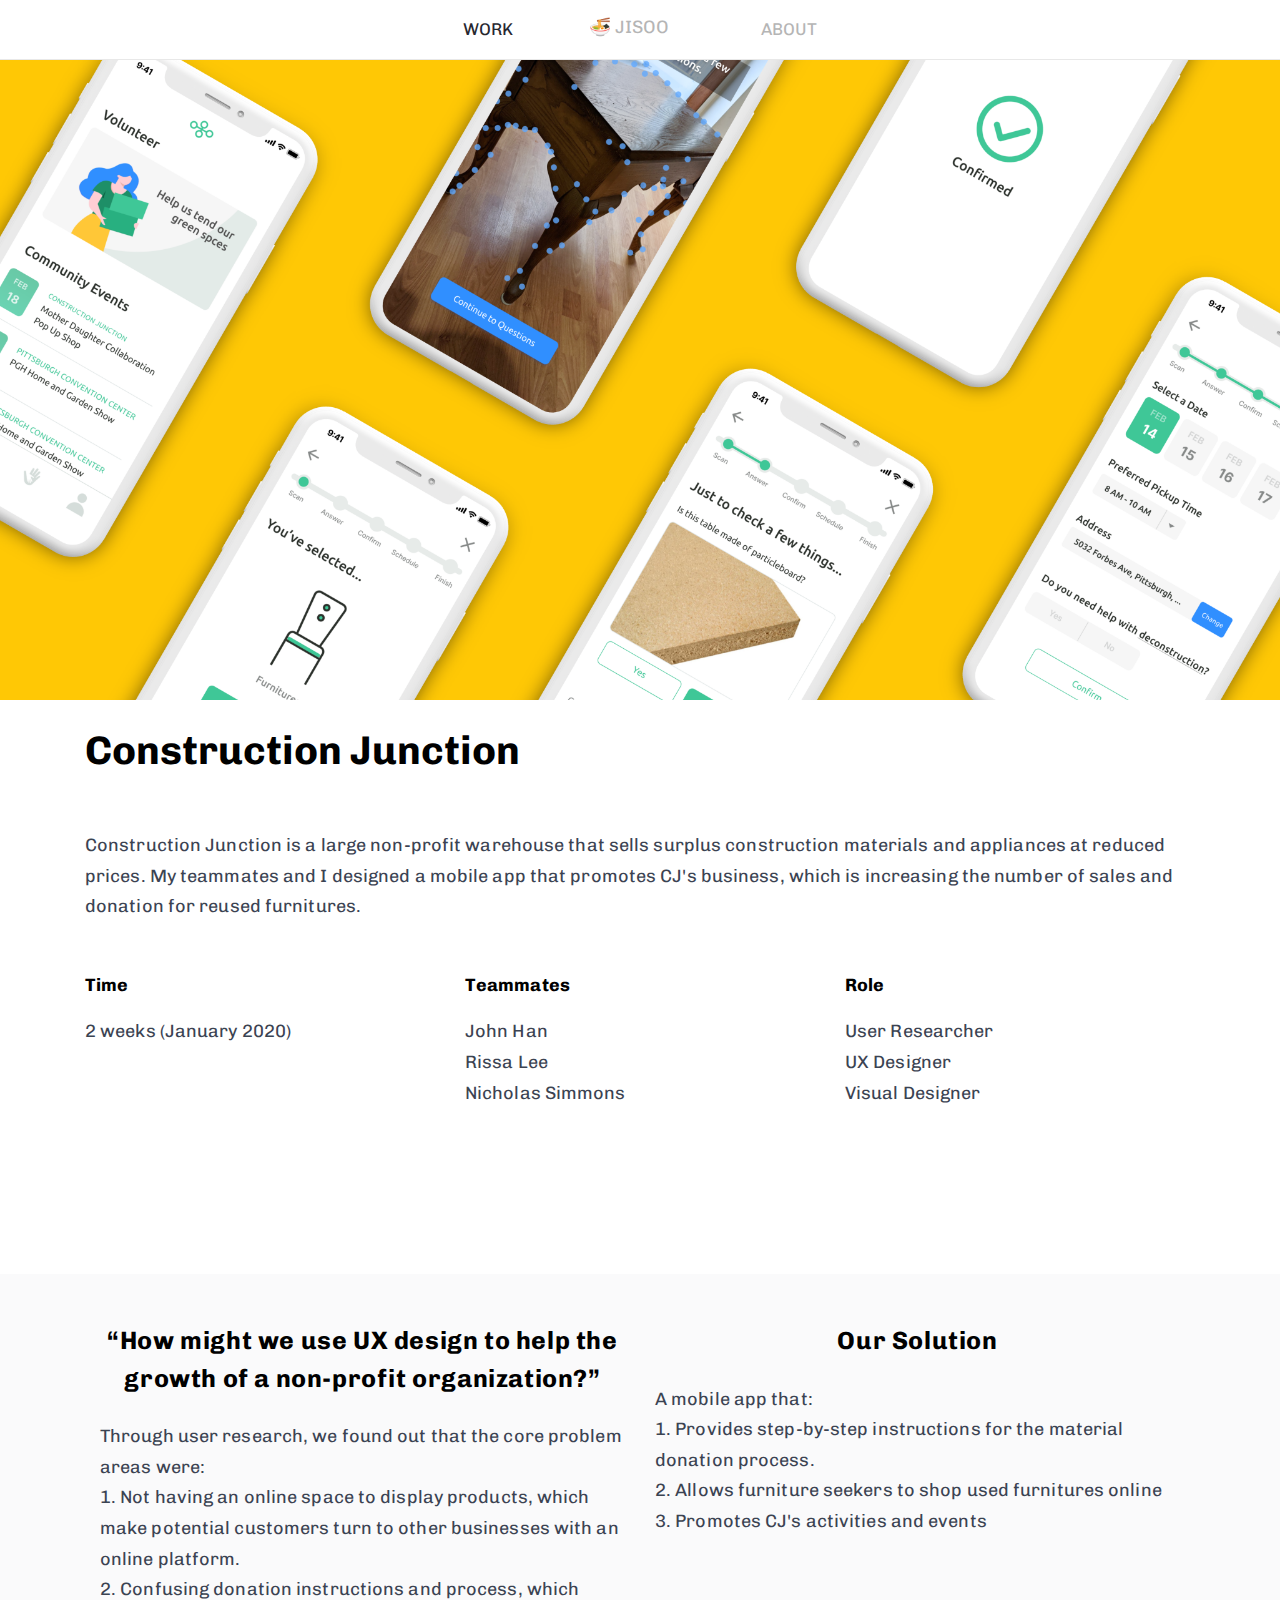
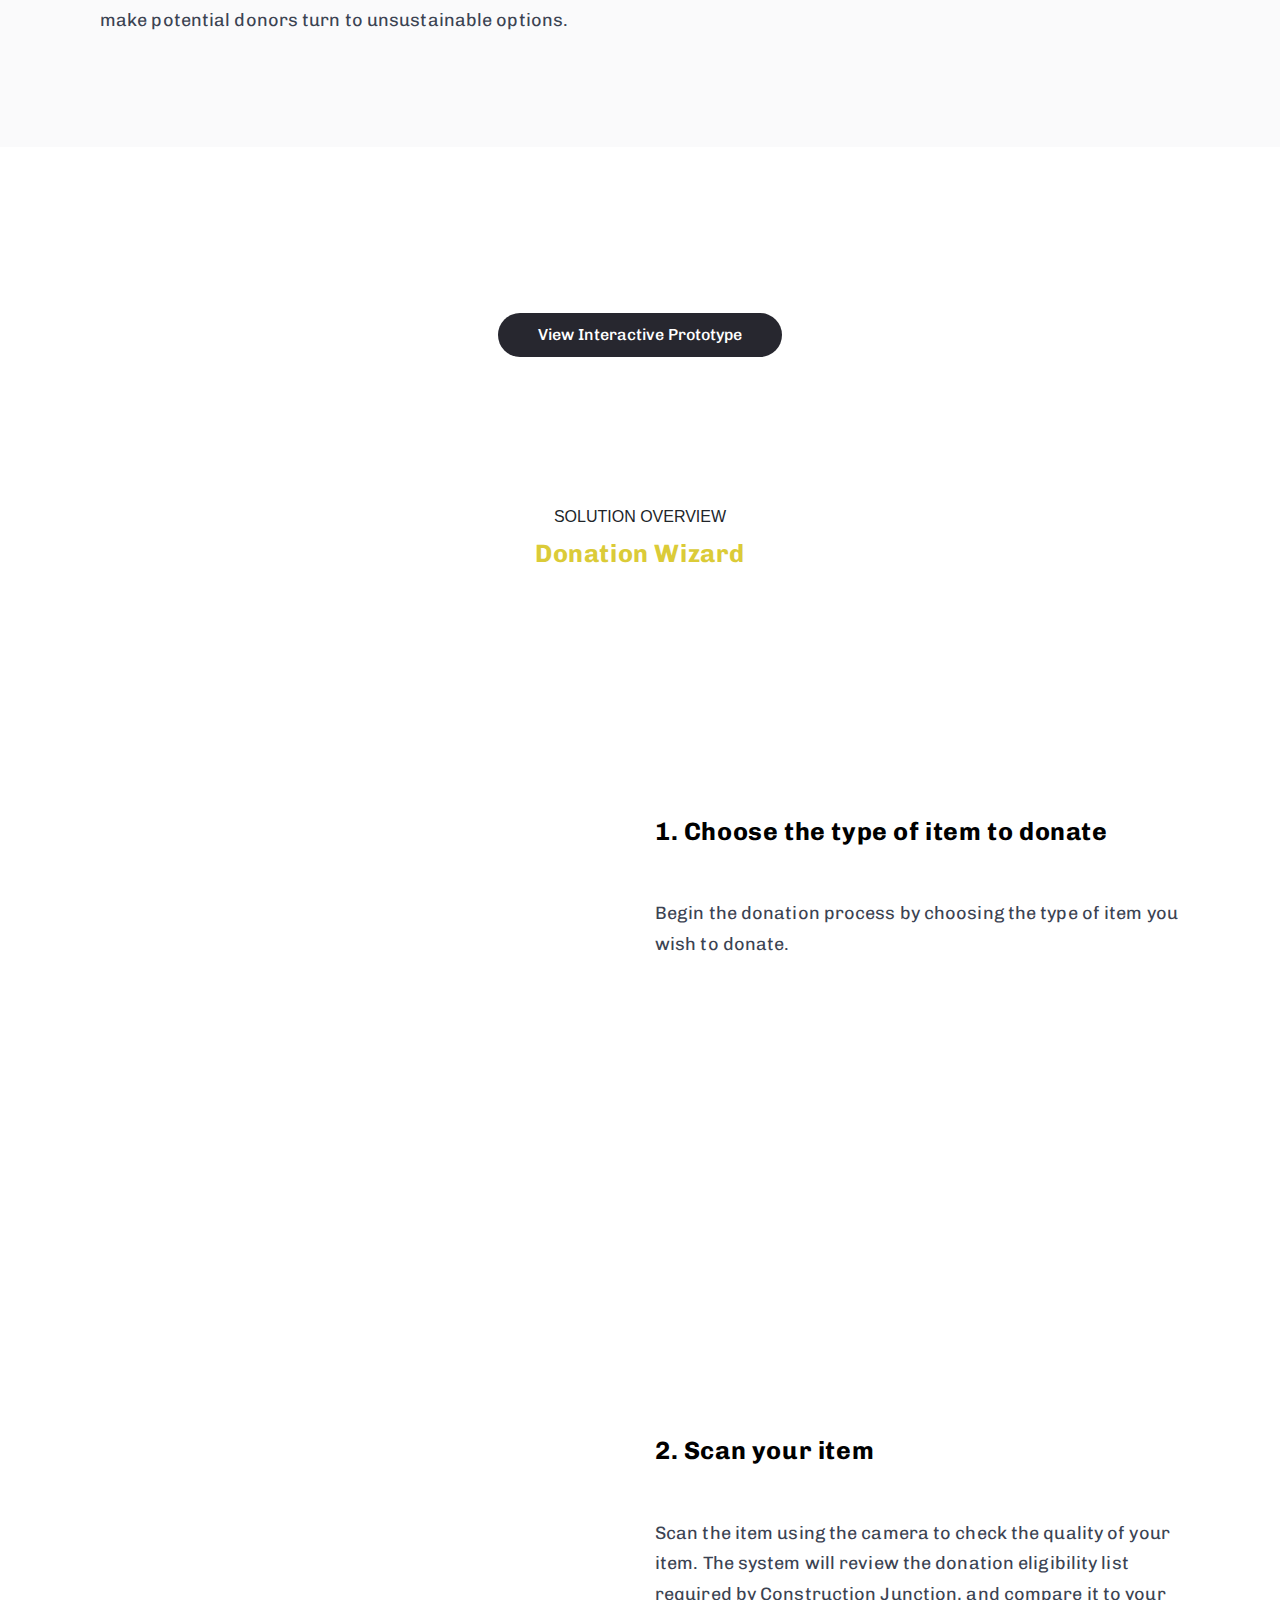
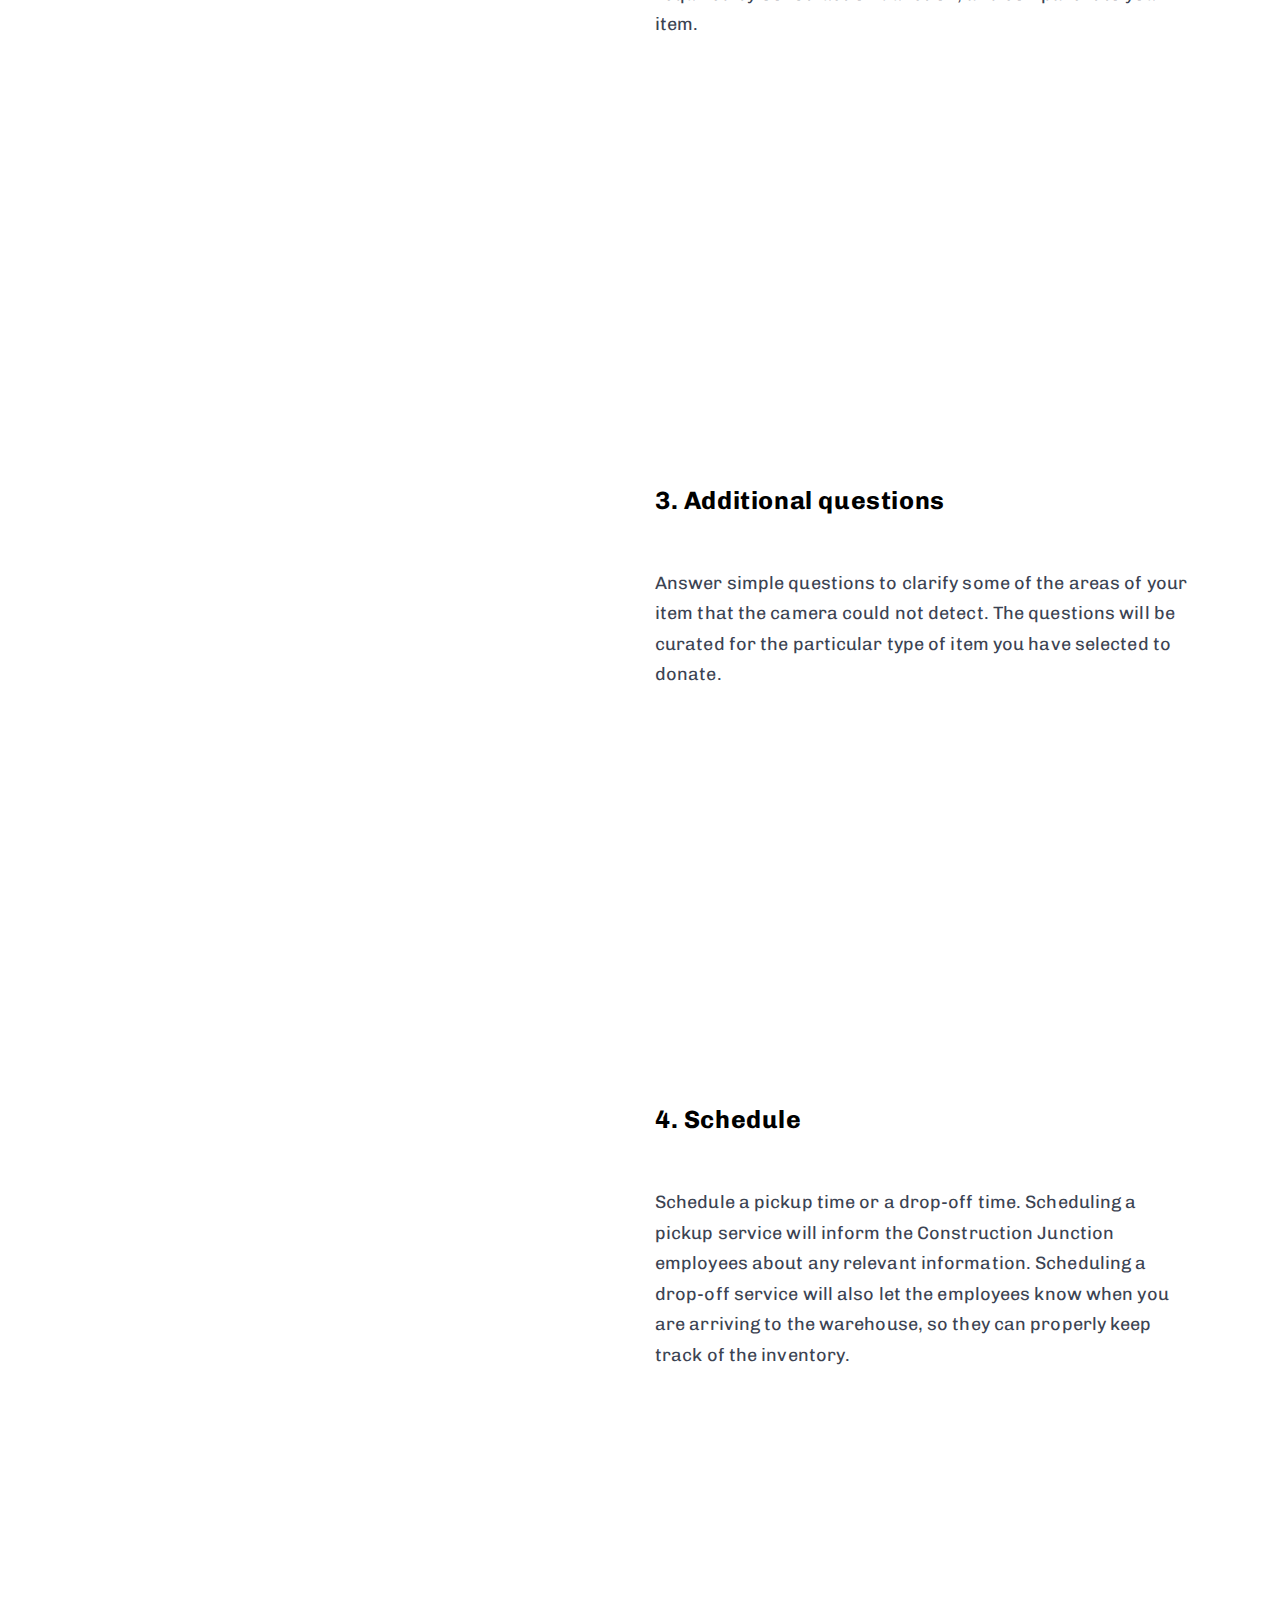
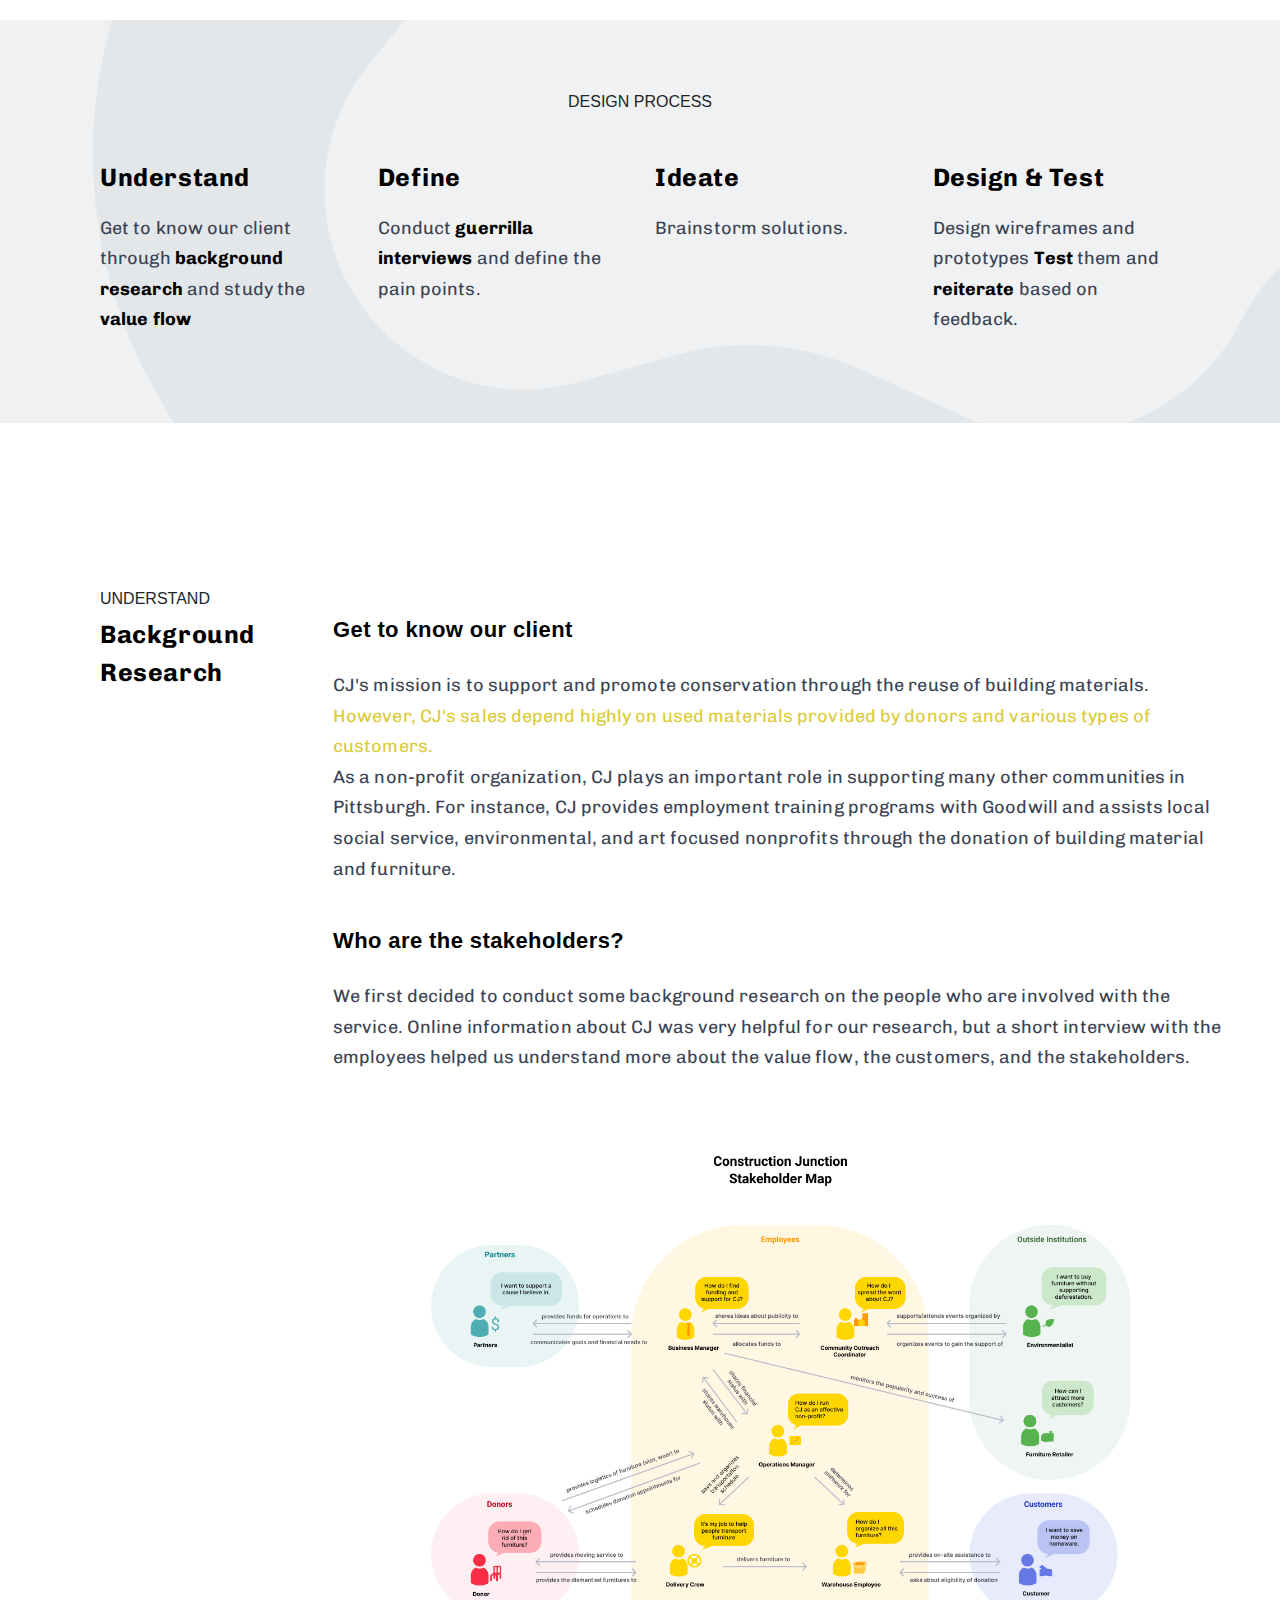
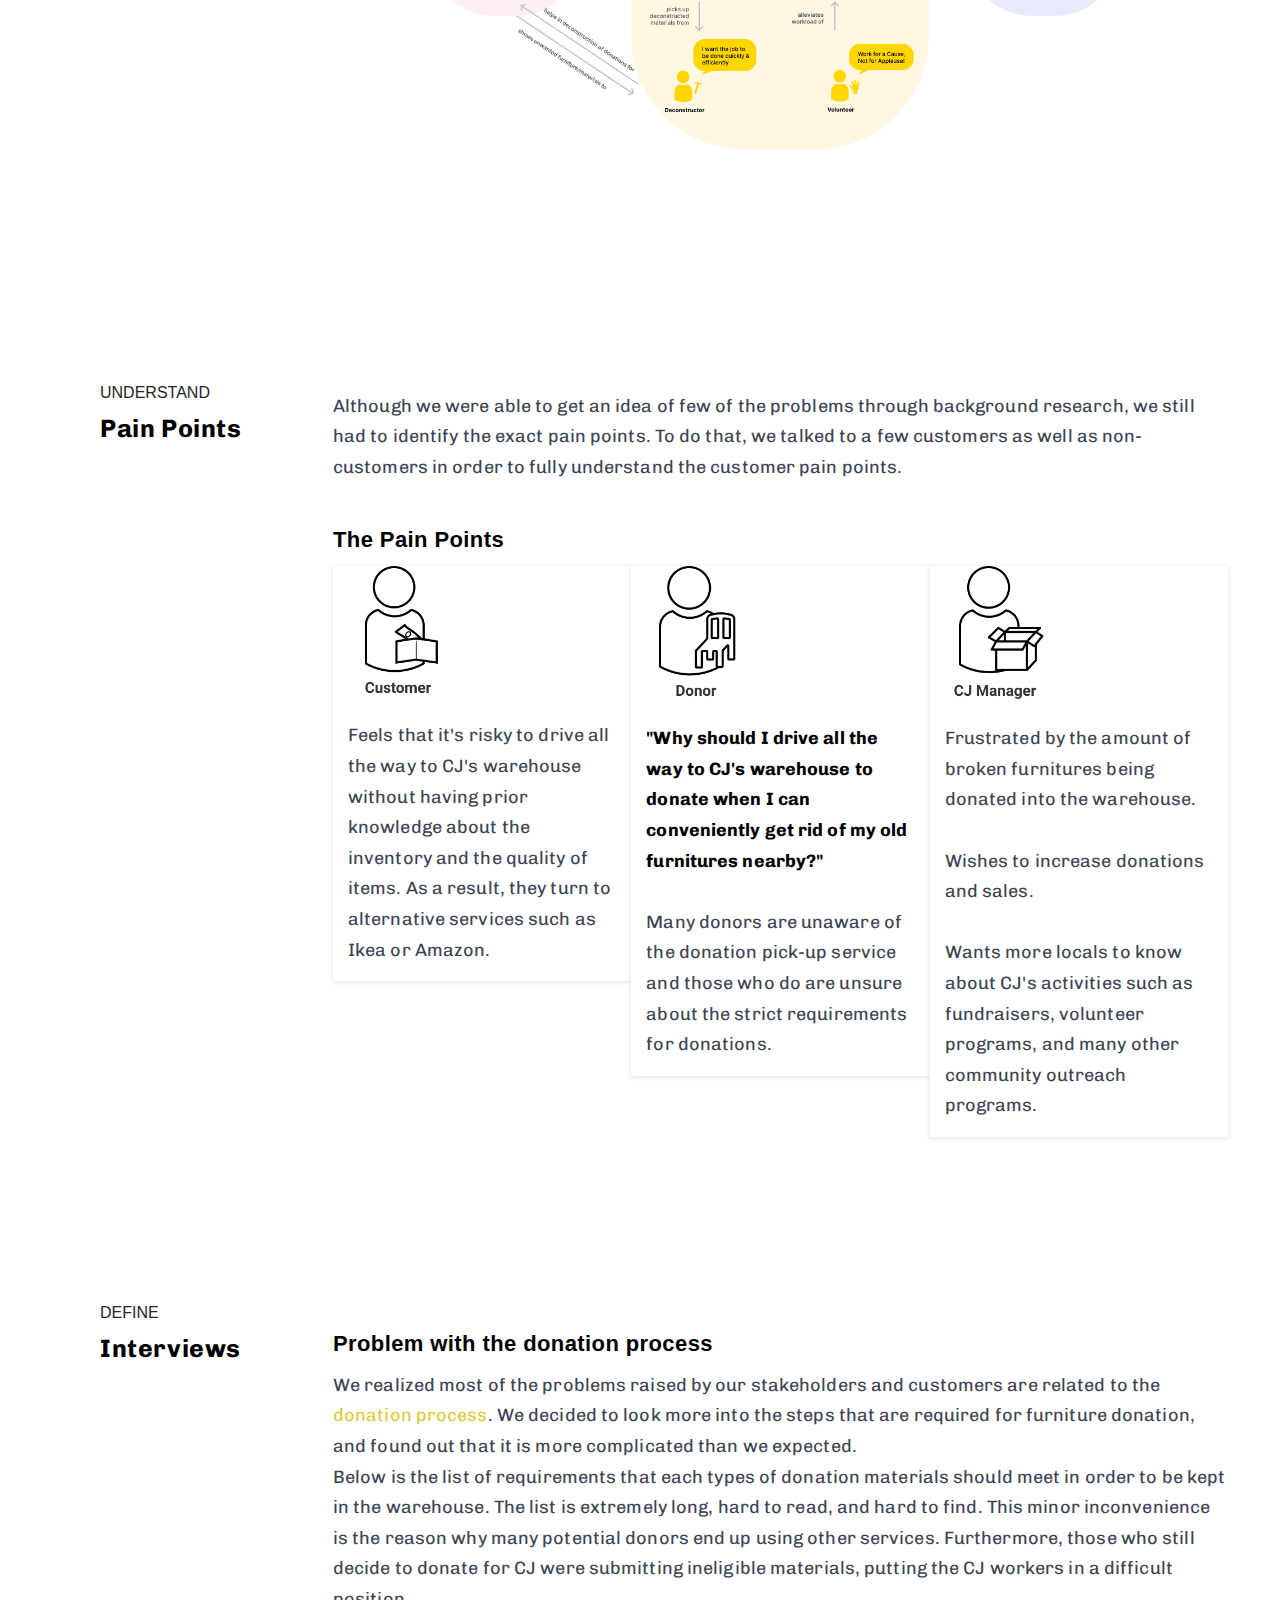
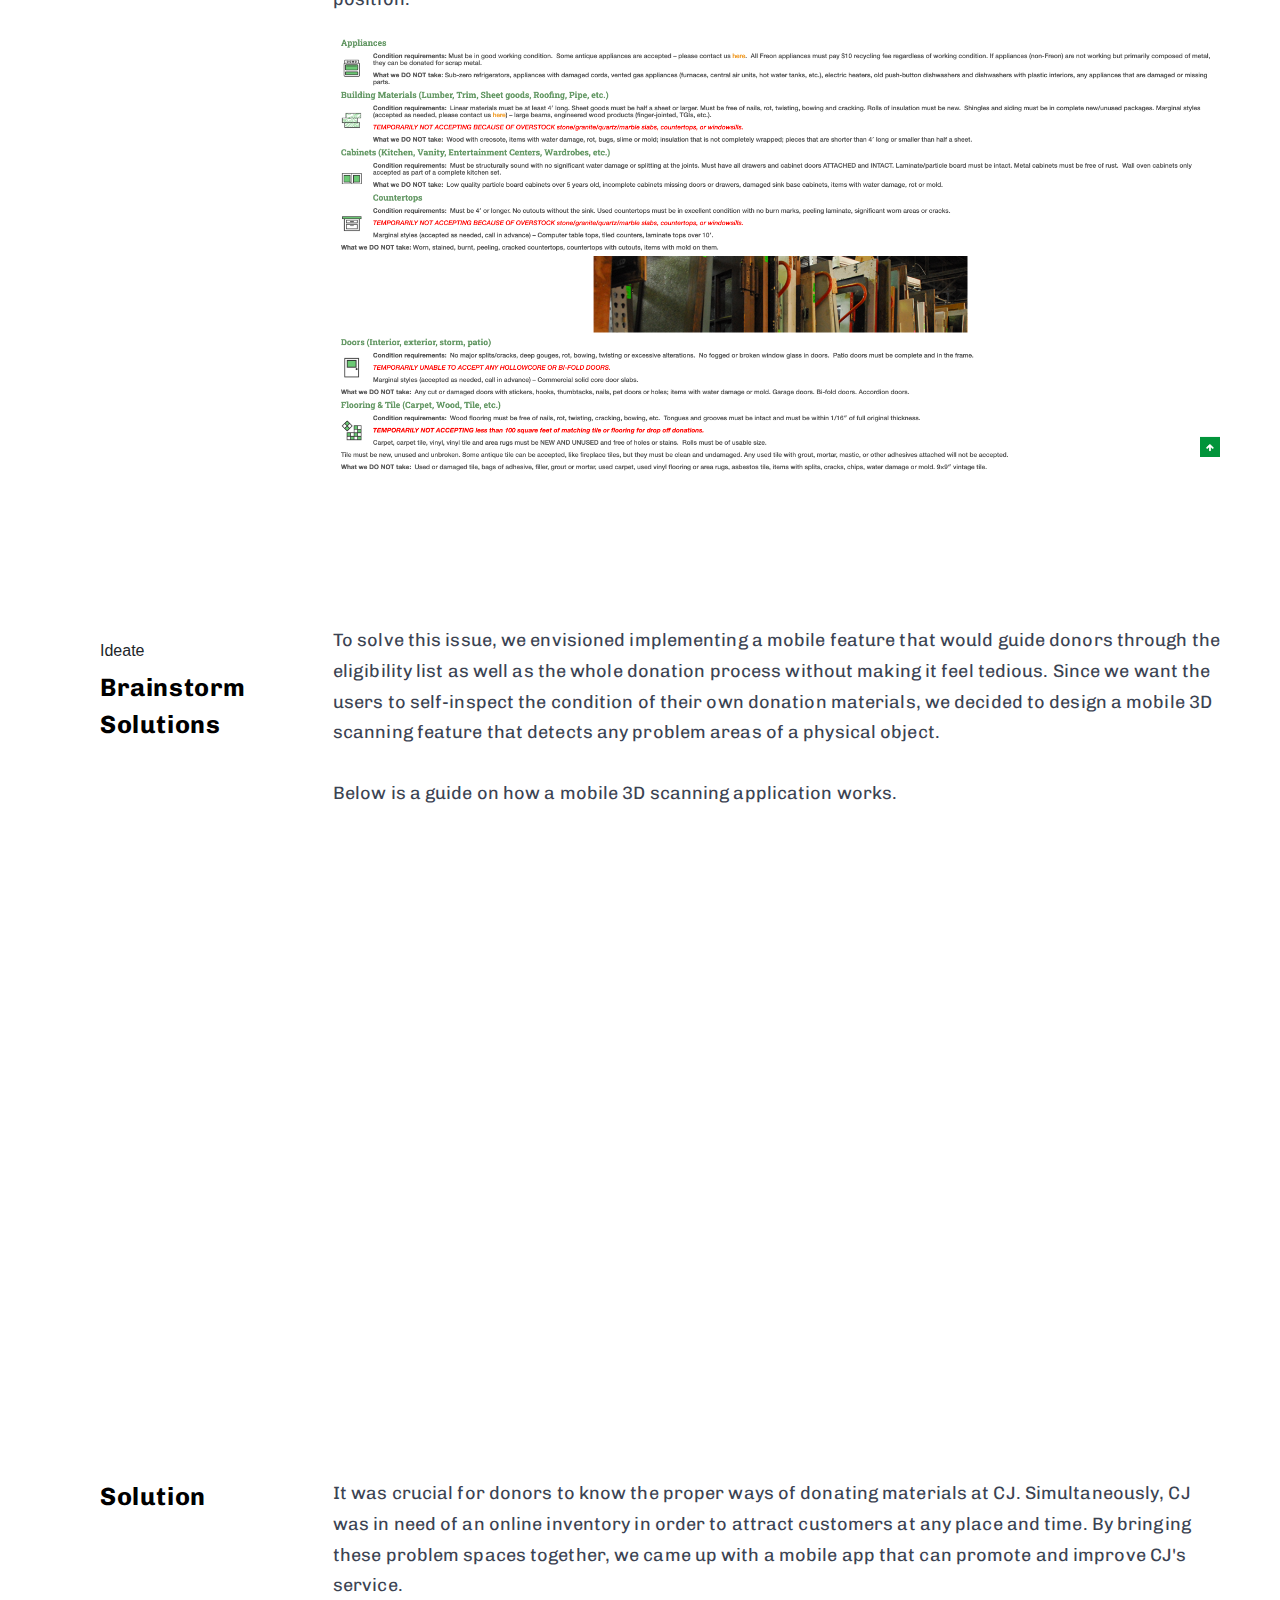
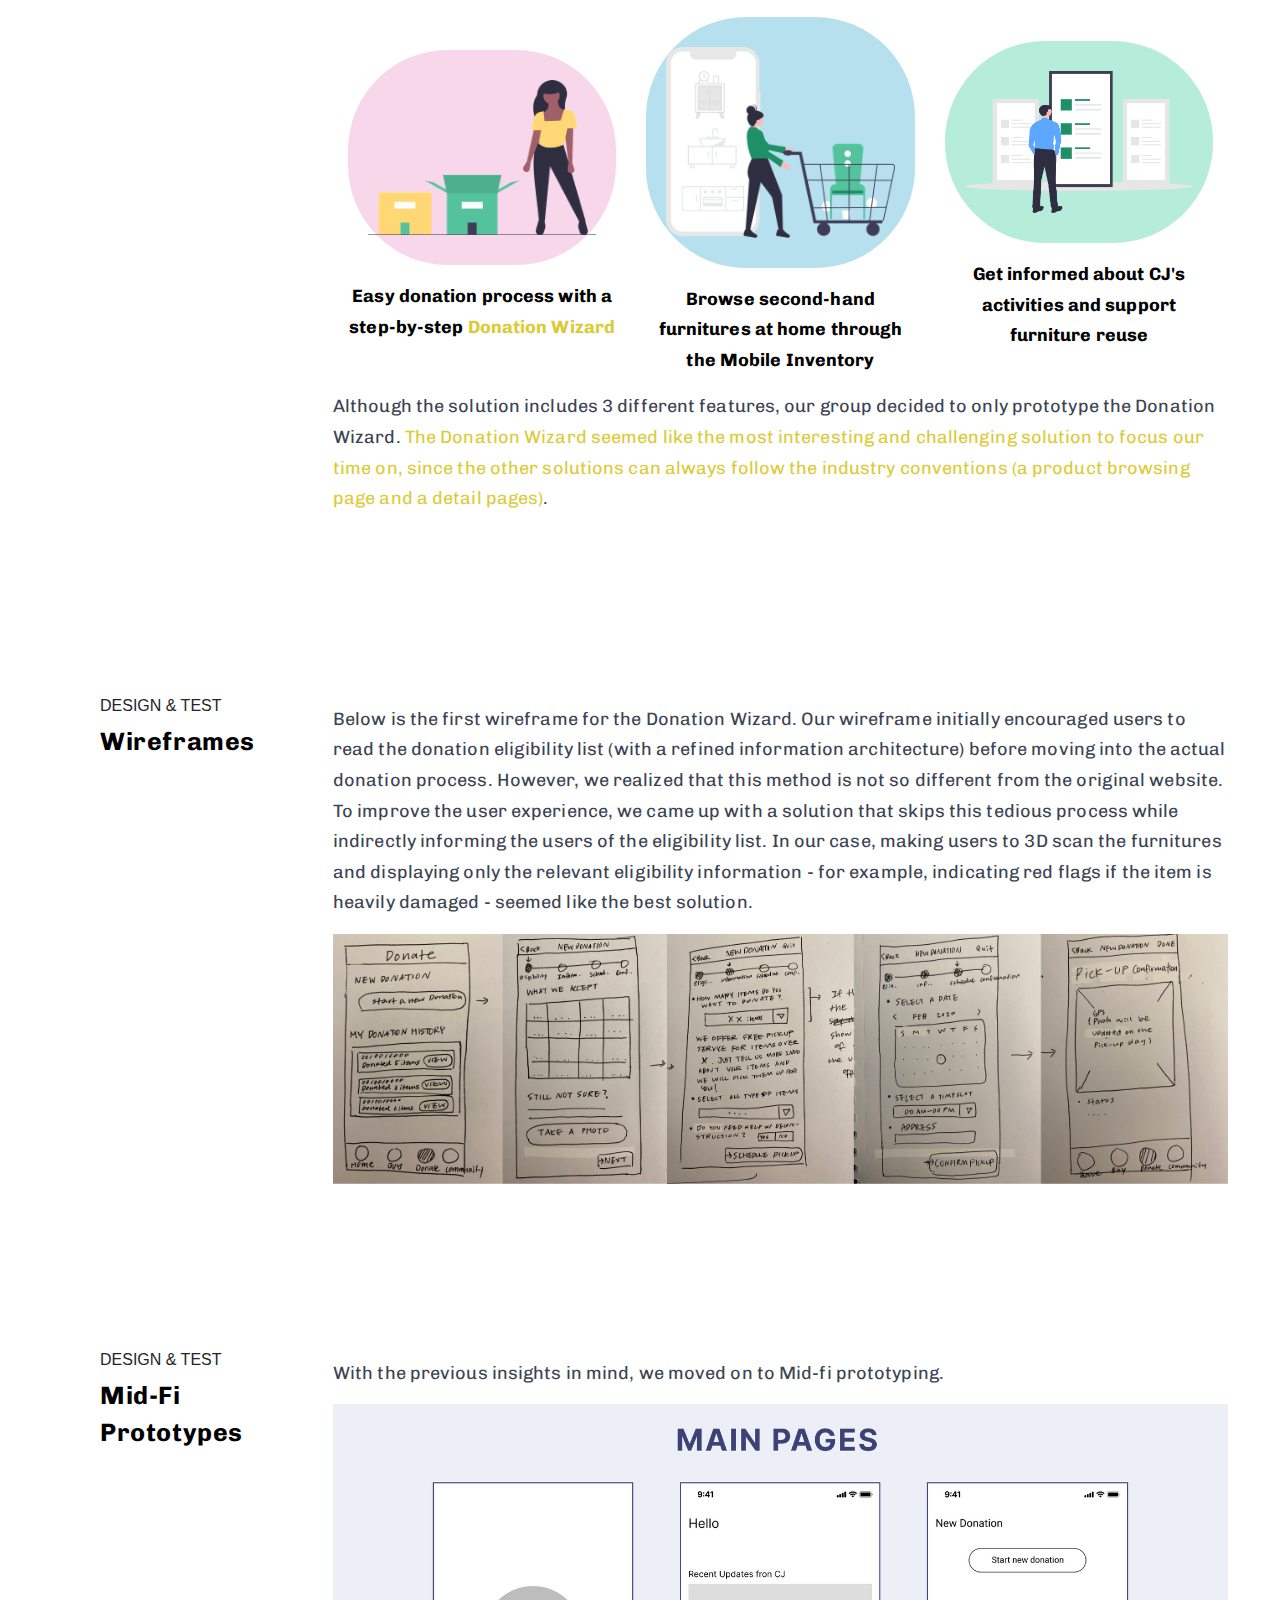
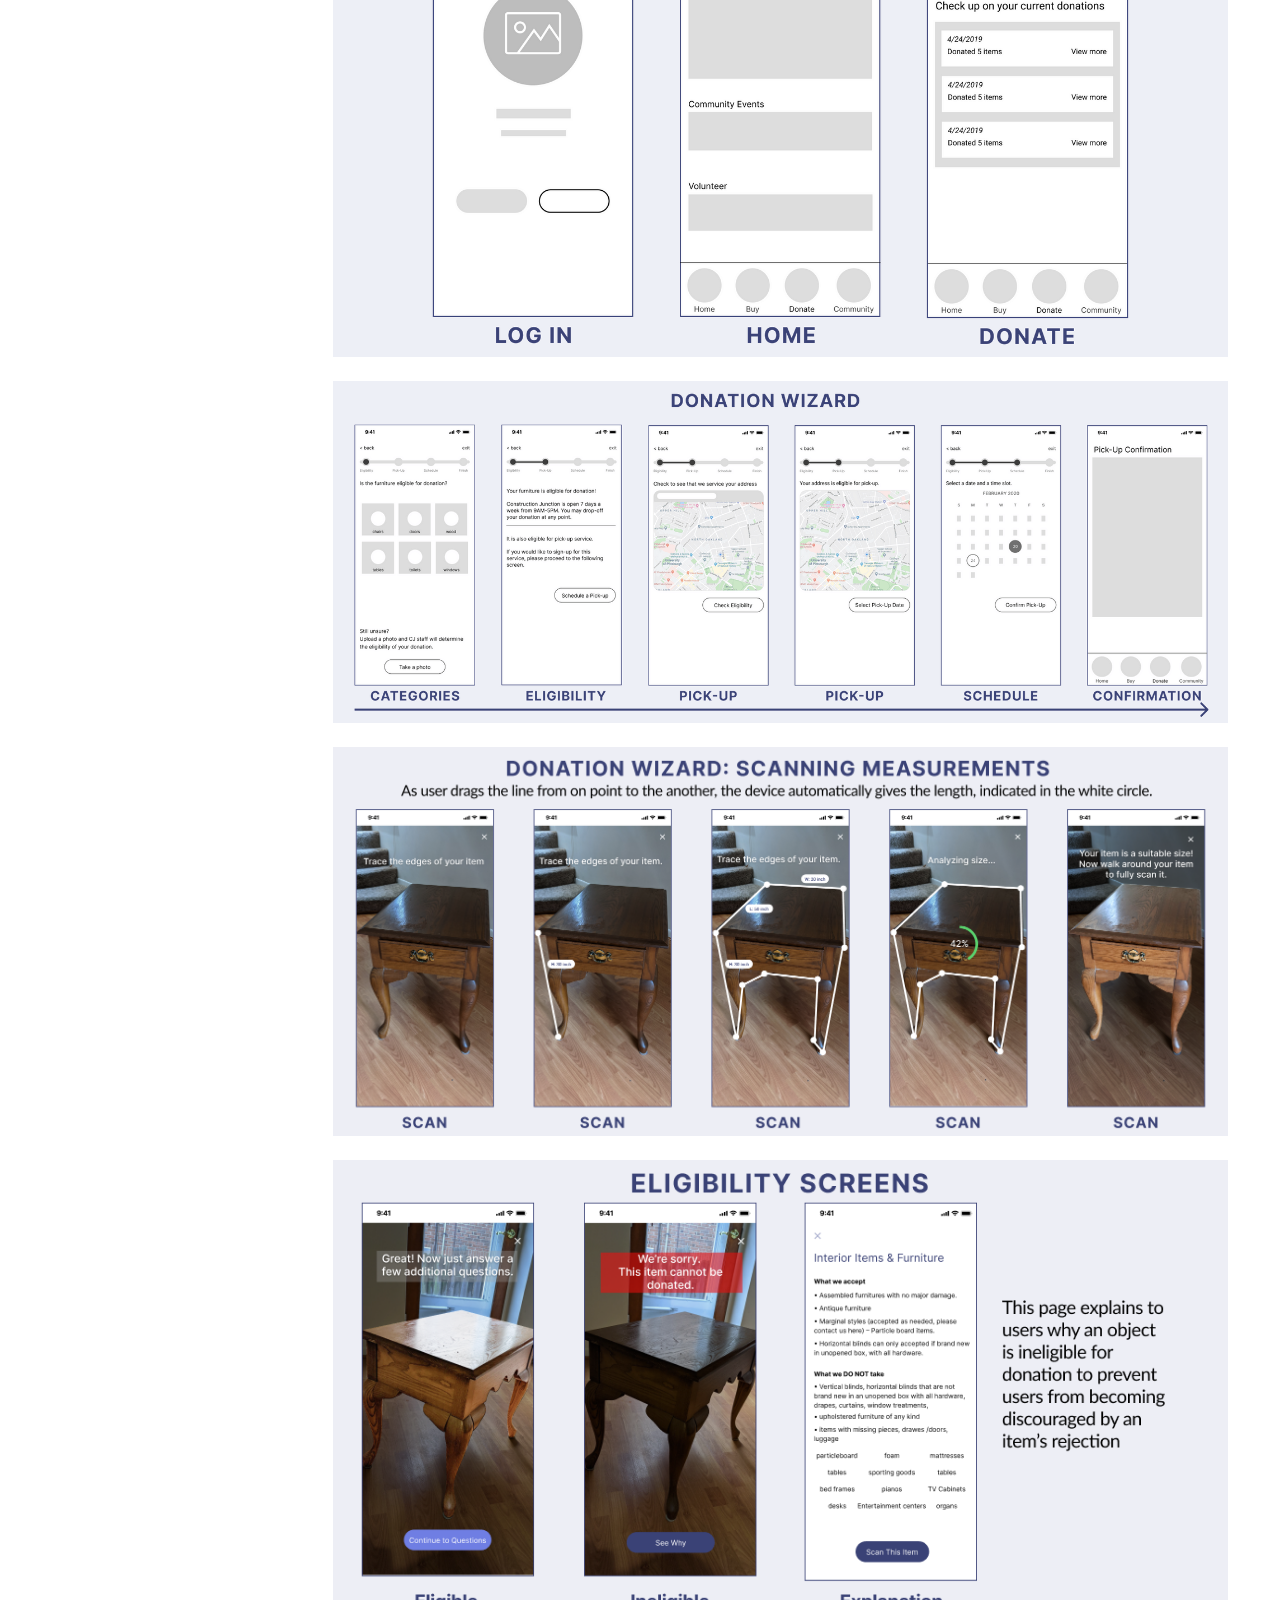
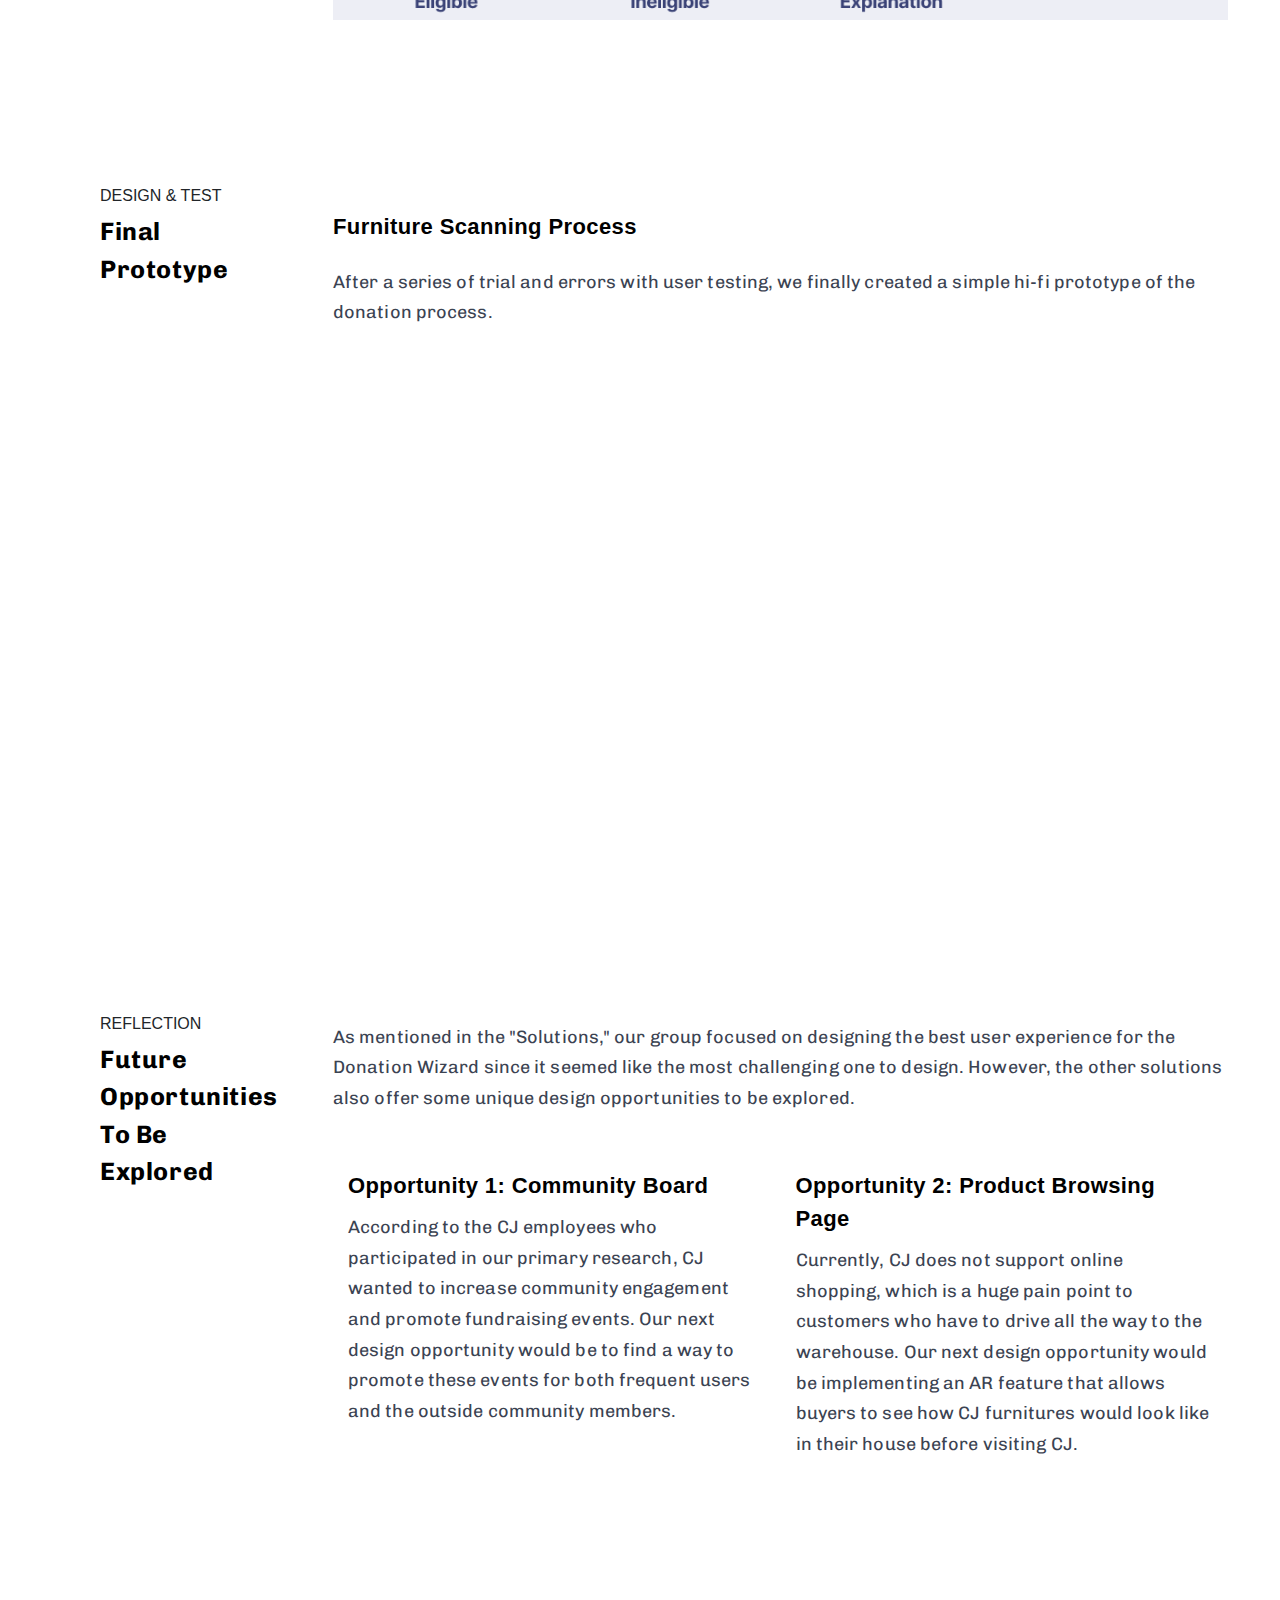
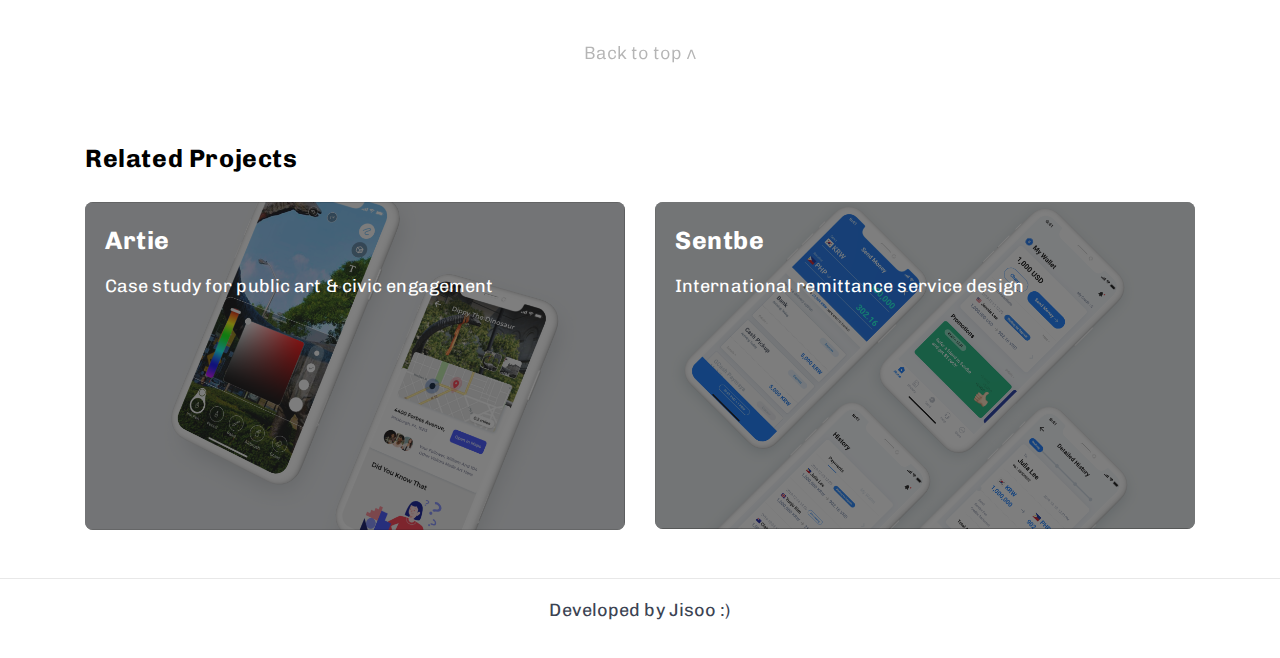
<file: HTML/cj.html>
<!DOCTYPE html>

<html lang="en">
  <head>
    <meta charset="utf-8">
    <meta name="viewport" content="width=device-width, initial-scale=1, shrink-to-fit=no">

    <title>CJ</title>
    <!-- Lightbox.css -->
    <link href="../Assets/Javascript/lightbox2-2.11.3/dist/css/lightbox.css" rel="stylesheet" />
    
    <!-- Archivo -->
    <link rel="preconnect" href="https://fonts.gstatic.com">
    <link href="https://fonts.googleapis.com/css2?family=Archivo:ital,wght@0,400;0,500;0,600;0,700;1,400;1,500&display=swap" rel="stylesheet">

    <!-- Chivo font -->
    <link rel="preconnect" href="https://fonts.gstatic.com">
    <link href="https://fonts.googleapis.com/css2?family=Chivo:ital,wght@0,300;0,400;0,700;1,300;1,400;1,700&display=swap" rel="stylesheet">

    <!-- Main CSS -->
    <link rel="stylesheet" type="text/css" href="../Assets/CSS/main.css">
    <!-- Bootstrap 4.3 CSS -->
    <link rel="stylesheet" href="https://stackpath.bootstrapcdn.com/bootstrap/4.3.1/css/bootstrap.min.css" integrity="sha384-ggOyR0iXCbMQv3Xipma34MD+dH/1fQ784/j6cY/iJTQUOhcWr7x9JvoRxT2MZw1T" crossorigin="anonymous">
  </head>

  <body>
    <!-- Nav Bar -->
    <nav class="navbar navbar-expand-sm navbar-custom navbar-light">
      <!-- <a class="navbar-brand" href="index.html">Jisoo</a> -->
      <button class="navbar-toggler" data-toggle="collapse" data-target="#navbar-menu">
        <span class="navbar-toggler-icon"></span>
      </button>
      <div class="collapse navbar-collapse" id="navbar-menu">
        <ul class="navbar-nav navbar-center ml-auto">
          <li class="nav-item active"><a href="../index.html" class="nav-link">WORK</a></li>
          <li class="nav-item"><a href="../index.html" class="nav-link navbar-brand">🍜 JISOO</a></li>
          <li class="nav-item"><a href="../about.html" class="nav-link">ABOUT</a></li>
        </ul>
      </div>
    </nav>


    <!-- Project Banner Image Section -->
    <section> 
      <img src="../Assets/img_cj/cj_banner.png" class="img-fluid" id="cjtop">
    </section>

    <!-- Title -->
    <div class="container">
      <div class="project-title mb-4">Construction Junction</div>
    </div>

    <!-- Intro Container -->
    <div class="container">
      <!-- Intro Block -->
      <div class="block-custom">
          <!-- Intro -->
          <p>Construction Junction is a large non-profit warehouse that sells surplus construction materials and appliances at reduced prices. My teammates and I designed a mobile app that promotes CJ's business, which is increasing the number of sales and donation for reused furnitures.</p>
        <!-- Basic info -->
        <div class="row mt-5">
          <div class="col"> 
            <p><b>Time</b></p>
            <p>2 weeks (January 2020)</p>
          </div>
          <div class="col"> 
            <p><b>Teammates</b></p>
            <p>John Han</br>Rissa Lee</br>Nicholas Simmons</p> 
          </div>
          <div class="col"> 
            <p><b>Role</b></p>
            <p>User Researcher</br>UX Designer</br>Visual Designer</p>
          </div>
        </div> <!-- Basic info Ends -->
      </div> <!-- Intro Block Ends -->
    </div> <!-- Intro Container Ends-->


    <!-- Problem & Solution Section -->
    <section class="pt-5 pb-5 block-custom" style="background-color:#fafafb;">
      <div class="container">
        <div class="d-flex flex-column flex-lg-row align-items-start">
          <!-- Problem -->
          <div class="col mb-5">
            <h4 class="mb-4 text-center">
              “How might we use UX design to help the growth of a non-profit organization?”</h4>
            <p>Through user research, we found out that the core problem areas were: </br>1. Not having an online space to display products, which make potential customers turn to other businesses with an online platform.</br>2. Confusing donation instructions and process, which make potential donors turn to unsustainable options.</p>
          </div>
          <!-- Solution -->
          <div class="col">
            <h4 class="mb-4 text-center">Our Solution</h4>
            <p>A mobile app that:</br>1. Provides step-by-step instructions for the material donation process.</br>2. Allows furniture seekers to shop used furnitures online</br>3. Promotes CJ's activities and events</p>
          </div>
        </div>
      </div> <!-- Container Ends -->
    </section> <!-- Problem & Solution Section Ends -->


    <!-- Button to Figma Prototype -->
    <div class="container">
      <div class="block-custom">
        <div class="text-center">
          <a href="https://www.figma.com/proto/w2w6xZyuXmutVW45y9bUEr/MY-Construction-Junction?node-id=599%3A3396&viewport=526%2C372%2C0.07630779594182968&scaling=scale-down" type="button" class="btn-custom mt-3" target="_blank">View Interactive Prototype</a>
        </div>
      </div>
    </div> <!-- Button to Figma Prototype Ends -->


    <!-- Solution Overview -->
    <div class="container">
      <div class="block-custom">
        <h6 class="text-center">SOLUTION OVERVIEW</h6>
        <h4 class="text-center mb-5"><em class="yellow-em">Donation Wizard</em></h4>
        <!-- Solution 1 -->
        <div class="solution-overview-block row mt-5">
          <div class="col">
            <iframe src="https://player.vimeo.com/video/486251170?background=1" width="100%" height="100%" frameborder="0" allow="autoplay; fullscreen" allowfullscreen></iframe>
          </div>
          <div class="col align-self-center">
            <h4 class="mt-5 mb-5">1. Choose the type of item to donate</h4>
            <p>Begin the donation process by choosing the type of item you wish to donate.</p>
          </div>
        </div>
        <!-- Solution 2 -->
        <div class="solution-overview-block row mt-5">
          <div class="col">
            <iframe src="https://player.vimeo.com/video/486251035?background=1" width="100%" height="100%" frameborder="0" allow="autoplay; fullscreen" allowfullscreen></iframe>
          </div>
          <div class="col align-self-center">
            <h4 class="mt-5 mb-5">2. Scan your item</h4>
            <p>Scan the item using the camera to check the quality of your item. The system will review the donation eligibility list required by Construction Junction, and compare it to your item.</p>
          </div>
        </div>
        <!-- Solution 3 -->
        <div class="solution-overview-block row mt-5">
          <div class="col">
            <iframe src="https://player.vimeo.com/video/486250999?background=1" width="100%" height="100%" frameborder="0" allow="autoplay; fullscreen" allowfullscreen></iframe>
          </div>
          <div class="col align-self-center">
            <h4 class="mt-5 mb-5">3. Additional questions</h4>
            <p>Answer simple questions to clarify some of the areas of your item that the camera could not detect. The questions will be curated for the particular type of item you have selected to donate.</p>
          </div>
        </div>
        <!-- Solution 4 -->
        <div class="solution-overview-block row mt-5">
          <div class="col">
            <iframe src="https://player.vimeo.com/video/486250959?background=1" width="100%" height="100%" frameborder="0" allow="autoplay; fullscreen" allowfullscreen></iframe>
          </div>
          <div class="col align-self-center">
            <h4 class="mt-5 mb-5">4. Schedule</h4>
            <p>Schedule a pickup time or a drop-off time. Scheduling a pickup service will inform the Construction Junction employees about any relevant information. Scheduling a drop-off service will also let the employees know when you are arriving to the warehouse, so they can properly keep track of the inventory.</p>
          </div>
        </div>
      </div>
    </div> <!-- Solution Overview Ends-->


    <!-- Design Process -->
    <section class="pt-5 pb-5 block-custom des-process-image">
      <div class="container">
        <h6 class="mt-4 mb-5 text-center">DESIGN PROCESS</h6>
        <div class="d-flex flex-column flex-lg-row">
          <div class="col w-50 mr-3 mb-4">
            <h4 class="mb-3">Understand</h4>
            <p>Get to know our client through <b>background research</b> and study the <b>value flow</b></p>
          </div>
          <div class="col w-50 mr-3 mb-4">
            <h4 class="mb-3">Define</h4>
            <p>Conduct <b>guerrilla interviews</b> and define the pain points. </p>
          </div>
          <div class="col w-50 mr-3 mb-4">
            <h4 class="mb-3">Ideate</h4>
            <p>Brainstorm solutions.</p>
          </div>
          <div class="col w-50 mr-3">
            <h4 class="mb-3">Design & Test</h4>
            <p>Design wireframes and prototypes <b>Test</b> them and <b>reiterate</b> based on feedback.</p>
          </div>
      </div>
    </section> <!-- Design Process Ends -->


    <!-- Understand: bg research -->
    <div class="container">
      <div class="block-custom">
        <!-- Div LR Wrapper -->
        <div class="block-custom-content d-flex flex-column flex-lg-row align-items-center mt-5">
          <!-- Div Left -->
          <div class="col-sm-2 align-self-start mr-5">
            <h6 class="mt-3">UNDERSTAND</h6>
            <h4>Background Research</h4>
          </div> <!-- Div Left Ends -->
          <!-- Div Right -->
          <div class="col-sm-10 align-self-start">
            <h5>Get to know our client</h5>
            <p class="mt-4">CJ's mission is to support and promote conservation through the reuse of building materials. <em class="yellow-em">However, CJ's sales depend highly on used materials provided by donors and various types of customers.</em></br>As a non-profit organization, CJ plays an important role in supporting many other communities in Pittsburgh. For instance, CJ provides employment training programs with Goodwill and assists local social service, environmental, and art focused nonprofits through the donation of building material and furniture.</p>
            
            <h5>Who are the stakeholders?</h5>
            <p class="mt-4">We first decided to conduct some background research on the people who are involved with the service. Online information about CJ was very helpful for our research, but a short interview with the employees helped us understand more about the value flow, the customers, and the stakeholders.</p>

            <a href="../Assets/img_cj/cj_stakeholdermap.png" data-lightbox="cj-stakeholdermap" data-title="Click the right half of the image to move forward."><img src="../Assets/img_cj/cj_stakeholdermap.png" class="img-fluid lightbox-hover"></a>
          </div> <!-- Div Right Ends-->
        </div> <!-- Div LR Wrapper Ends -->
      </div>
    </div> <!-- Understand: bg research Ends -->


    <!-- Understand: Pain Points -->
    <div class="container">
      <div class="block-custom">
        <!-- Div LR Wrapper -->
        <div class="block-custom-content d-flex flex-column flex-lg-row align-items-center mt-5">
          <!-- Div Left -->
          <div class="col-sm-2 align-self-start mr-5">
            <h6 class="mt-3">UNDERSTAND</h6>
            <h4>Pain Points</h4>
          </div> <!-- Div Left Ends -->
          <!-- Div Right -->
          <div class="col-sm-10 align-self-start">
            <p class="mt-4">Although we were able to get an idea of few of the problems through background research, we still had to identify the exact pain points. To do that, we talked to a few customers as well as non-customers in order to fully understand the customer pain points. </p>

            <h5>The Pain Points</h5>
            <div class="d-flex flex-column flex-lg-row align-items-center">
              <div class="col-sm align-self-start white-block">
                <img src="../Assets/img_cj/cj_customer.png" class="img-responsive center-block d-block mb-4" style="max-width:100px;">
                <p>Feels that it's risky to drive all the way to CJ's warehouse without having prior knowledge about the inventory and the quality of items. As a result, they turn to alternative services such as Ikea or Amazon.</p>
              </div>
              <div class="col-sm align-self-start white-block">
                <img src="../Assets/img_cj/cj_donor.png" class="img-fluid mb-4" style="max-width:100px;">
                <p> <b>"Why should I drive all the way to CJ's warehouse to donate when I can conveniently get rid of my old furnitures nearby?"</b> </br></br>Many donors are unaware of the donation pick-up service and those who do are unsure about the strict requirements for donations.</p>
              </div>
              <div class="col-sm align-self-start white-block">
                <img src="../Assets/img_cj/cj_manager.png" class="img-fluid mb-4" style="max-width:100px;">
                <p>Frustrated by the amount of broken furnitures being donated into the warehouse. </br></br>Wishes to increase donations and sales.</br></br>Wants more locals to know about CJ's activities such as fundraisers, volunteer programs, and many other community outreach programs.</p>
              </div>
            </div>

          </div> <!-- Div Right Ends-->
        </div> <!-- Div LR Wrapper Ends -->
      </div>
    </div> <!-- Understand: Pain Points Ends -->


    <!-- Define: Issue -->
    <div class="container">
      <div class="block-custom">
        <!-- Div LR Wrapper -->
        <div class="block-custom-content d-flex flex-column flex-lg-row align-items-center mt-5">
          <!-- Div Left -->
          <div class="col-sm-2 align-self-start mr-5">
            <h6 class="mt-3">DEFINE</h6>
            <h4>Interviews</h4>
          </div> <!-- Div Left Ends -->
          <!-- Div Right -->
          <div class="col-sm-10 align-self-start">
            <h5>Problem with the donation process</h5>
            <p>We realized most of the problems raised by our stakeholders and customers are related to the <em class="yellow-em">donation process</em>. We decided to look more into the steps that are required for furniture donation, and found out that it is more complicated than we expected.</br>Below is the list of requirements that each types of donation materials should meet in order to be kept in the warehouse. The list is extremely long, hard to read, and hard to find. This minor inconvenience is the reason why many potential donors end up using other services. Furthermore, those who still decide to donate for CJ were submitting ineligible materials, putting the CJ workers in a difficult position.</p>
            
            <a href="../Assets/img_cj/cj_eliglist.png" data-lightbox="cj-eliglist"><img src="../Assets/img_cj/cj_eliglist.png" class="img-fluid lightbox-hover"></a>
          </div> <!-- Div Right Ends-->
        </div> <!-- Div LR Wrapper Ends -->
      </div>
    </div> <!-- Define: Issue -->


    <!-- Ideate: Brainstorm Solutions -->
    <div class="container">
      <div class="block-custom">
        <!-- Div LR Wrapper -->
        <div class="block-custom-content d-flex flex-column flex-lg-row align-items-center mt-5">
          <!-- Div Left -->
          <div class="col-sm-2 align-self-start mr-5">
            <h6 class="mt-3">Ideate</h6>
            <h4>Brainstorm Solutions</h4>
          </div> <!-- Div Left Ends -->

          <!-- Div Right -->
          <div class="col-sm-10 align-self-start">
            <p>To solve this issue, we envisioned implementing a mobile feature that would guide donors through the eligibility list as well as the whole donation process without making it feel tedious. Since we want the users to self-inspect the condition of their own donation materials, we decided to design a mobile 3D scanning feature that detects any problem areas of a physical object.</br></br>Below is a guide on how a mobile 3D scanning application works.</p>

            <div class="embed-responsive embed-responsive-16by9">
              <iframe width="560" height="315" src="https://www.youtube.com/embed/TSIwDTDvc68" frameborder="0" allow="accelerometer; autoplay; clipboard-write; encrypted-media; gyroscope; picture-in-picture" allowfullscreen></iframe>
            </div>
          </div> <!-- Div Right Ends-->
        </div> <!-- Div LR Wrapper Ends -->
      </div>
    </div> <!-- Ideate: Brainstorm Solutions Ends -->


    <!-- Solution -->
    <div class="container">
      <div class="block-custom">
        <!-- Div LR Wrapper -->
        <div class="block-custom-content d-flex flex-column flex-lg-row align-items-center mt-5">
          <!-- Div Left -->
          <div class="col-sm-2 align-self-start mr-5">
            <h4>Solution</h4>
          </div> <!-- Div Left Ends -->

          <!-- Div Right -->
          <div class="col-sm-10 align-self-start">
            <p>It was crucial for donors to know the proper ways of donating materials at CJ. Simultaneously, CJ was in need of an online inventory in order to attract customers at any place and time. By bringing these problem spaces together, we came up with a mobile app that can promote and improve CJ's service.</p>

            <div class="d-flex flex-column flex-lg-row align-items-center">
              <div class="col-sm">
                <div class="pink-blob">
                  <img src="../Assets/img_cj/cj_sol1.png" class="img-fluid">
                </div>
                <p class="mt-3 text-center"><b>Easy donation process with a step-by-step <em class="yellow-em">Donation Wizard</em></b></p>
              </div>
              <div class="col-sm">
                <div class="blue-blob">
                  <img src="../Assets/img_cj/cj_sol2.png" class="img-fluid">
                </div>
                <p class="mt-3 text-center"><b>Browse second-hand furnitures at home through the Mobile Inventory</b></p>
              </div>
              <div class="col-sm">
                <div class="green-blob">
                  <img src="../Assets/img_cj/cj_sol3.png" class="img-fluid">
                </div>
                <p class="mt-3 text-center"><b>Get informed about CJ's activities and support furniture reuse</b></p>
              </div>
            </div>

            <p>Although the solution includes 3 different features, our group decided to only prototype the Donation Wizard. <em class="yellow-em">The Donation Wizard seemed like the most interesting and challenging solution to focus our time on, since the other solutions can always follow the industry conventions (a product browsing page and a detail pages)</em>.</p>
          </div> <!-- Div Right Ends-->
        </div> <!-- Div LR Wrapper Ends -->
      </div>
    </div> <!-- Solution Ends -->


    <!-- DESIGN & TEST: Wireframes -->
    <div class="container">
      <div class="block-custom">
        <!-- Div LR Wrapper -->
        <div class="block-custom-content d-flex flex-column flex-lg-row align-items-center mt-5">
          <!-- Div Left -->
          <div class="col-sm-2 align-self-start mr-5">
            <h6 class="mt-3">DESIGN & TEST</h6>
            <h4>Wireframes</h4>
          </div> <!-- Div Left Ends -->
          <!-- Div Right -->
          <div class="col-sm-10 align-self-start">
            <p class="mt-4">Below is the first wireframe for the Donation Wizard. Our wireframe initially encouraged users to read the donation eligibility list (with a refined information architecture) before moving into the actual donation process. However, we realized that this method is not so different from the original website. To improve the user experience, we came up with a solution that skips this tedious process while indirectly informing the users of the eligibility list. In our case, making users to 3D scan the furnitures and displaying only the relevant eligibility information - for example, indicating red flags if the item is heavily damaged - seemed like the best solution.</p>
            
            <a href="../Assets/img_cj/cj_wireframe.png" data-lightbox="cj-wf"><img src="../Assets/img_cj/cj_wireframe.png" class="img-fluid lightbox-hover"></a>
            
          </div> <!-- Div Right Ends-->
        </div> <!-- Div LR Wrapper Ends -->
      </div>
    </div> <!-- DESIGN & TEST: Wireframes Ends -->


    <!-- DESIGN & TEST: Mid-Fi Prototypes -->
    <div class="container">
      <div class="block-custom">
        <!-- Div LR Wrapper -->
        <div class="block-custom-content d-flex flex-column flex-lg-row align-items-center mt-5">
          <!-- Div Left -->
          <div class="col-sm-2 align-self-start mr-5">
            <h6 class="mt-3">DESIGN & TEST</h6>
            <h4>Mid-Fi Prototypes</h4>
          </div> <!-- Div Left Ends -->
          <!-- Div Right -->
          <div class="col-sm-10 align-self-start">
            <p class="mt-4">With the previous insights in mind, we moved on to Mid-fi prototyping.</p>
            
            <a href="../Assets/img_cj/cj_midfi1.png" data-lightbox="cj-midfi" data-title="Click the right half of the image to move forward."><img src="../Assets/img_cj/cj_midfi1.png" class="img-fluid lightbox-hover mb-4"></a>

            <a href="../Assets/img_cj/cj_midfi2.png" data-lightbox="cj-midfi" data-title="Click the right half of the image to move forward."><img src="../Assets/img_cj/cj_midfi2.png" class="img-fluid lightbox-hover mb-4"></a>

            <a href="../Assets/img_cj/cj_midfi3.png" data-lightbox="cj-midfi" data-title="Click the right half of the image to move forward."><img src="../Assets/img_cj/cj_midfi3.png" class="img-fluid lightbox-hover mb-4"></a>

            <a href="../Assets/img_cj/cj_midfi4.png" data-lightbox="cj-midfi" data-title="Click the right half of the image to move forward."><img src="../Assets/img_cj/cj_midfi4.png" class="img-fluid lightbox-hover"></a>
            
          </div> <!-- Div Right Ends-->
        </div> <!-- Div LR Wrapper Ends -->
      </div>
    </div> <!-- DESIGN & TEST: Mid-Fi Prototypes Ends -->
    

    <!-- DESIGN & TEST: Final Prototype -->
    <div class="container">
      <div class="block-custom">
        <!-- Div LR Wrapper -->
        <div class="block-custom-content d-flex flex-column flex-lg-row align-items-center mt-5">
          <!-- Div Left -->
          <div class="col-sm-2 align-self-start mr-5">
            <h6 class="mt-3">DESIGN & TEST</h6>
            <h4>Final Prototype</h4>
          </div> <!-- Div Left Ends -->
          <!-- Div Right -->
          <div class="col-sm-10 align-self-start">
            <h5>Furniture Scanning Process</h5>
            <p class="mt-4">After a series of trial and errors with user testing, we finally created a simple hi-fi prototype of the donation process.</p>

            <div class="embed-responsive embed-responsive-16by9">
              <iframe src="https://player.vimeo.com/video/393874391" width="640" height="488" frameborder="0" allow="autoplay; fullscreen" allowfullscreen></iframe>
            </div>
            
          </div> <!-- Div Right Ends-->
        </div> <!-- Div LR Wrapper Ends -->
      </div>
    </div> <!-- DESIGN & TEST: Final Prototype Ends -->


    <!-- REFLECTION -->
    <div class="container">
      <div class="block-custom">
        <!-- Div LR Wrapper -->
        <div class="block-custom-content d-flex flex-column flex-lg-row align-items-center mt-5">
          <!-- Div Left -->
          <div class="col-sm-2 align-self-start mr-5">
            <h6 class="mt-3">REFLECTION</h6>
            <h4>Future Opportunities To Be Explored</h4>
          </div> <!-- Div Left Ends -->
          <!-- Div Right -->
          <div class="col-sm-10 align-self-start">
            <p class="mt-4">As mentioned in the "Solutions," our group focused on designing the best user experience for the Donation Wizard since it seemed like the most challenging one to design. However, the other solutions also offer some unique design opportunities to be explored.</p>

            <div class="d-flex flex-column flex-lg-row align-items-start">
              <div class="col mb-5">
                <h5>Opportunity 1: Community Board</h5>
                <p>According to the CJ employees who participated in our primary research, CJ wanted to increase community engagement and promote fundraising events. Our next design opportunity would be to find a way to promote these events for both frequent users and the outside community members.</p>
              </div>

              <div class="col">
                <h5>Opportunity 2: Product Browsing Page</h5>
                <p>Currently, CJ does not support online shopping, which is a huge pain point to customers who have to drive all the way to the warehouse. Our next design opportunity would be implementing an AR feature that allows buyers to see how CJ furnitures would look like in their house before visiting CJ.</p>
              </div>
            </div>

          </div> <!-- Div Right Ends-->
        </div> <!-- Div LR Wrapper Ends -->
      </div>

      <!-- Back to top -->
      <div class="backtotop">
        <a href = "#cjtop" class="floathover" class="floathover"> 
          <span class="jump-button">Back to top ^</span>
        </a>
      </div>


    </div> <!-- REFLECTION Container Ends -->


    <!-- Related Projects -->
    <div class="container mb-5">
      <h4 class="mb-4">Related Projects</h4>

      <div class="card-deck">

        <div class="card">
          <a href="artie.html">
            <div class="darken">
              <img class="card-img-top" src="../Assets/img_home/artie_tn.png" alt="Card image" style="opacity: 0.5;border-radius: 8px;">
            </div>
            <div class="card-img-overlay">
              <h4 class="card-title white-text">Artie</h4>
              <p class="white-text">Case study for public art & civic engagement</p>
            </div>
          </a>
        </div>

        <div class="card">
          <a href="sentbe.html">
            <div class="darken">
              <img class="card-img-top" src="../Assets/img_home/sentbe_tn.png" alt="Card image" style="opacity: 0.5;border-radius: 8px;">
            </div>
            <div class="card-img-overlay">
              <h4 class="card-title white-text">Sentbe</h4>
              <p class="white-text">International remittance service design</p>
            </div>
          </a>
        </div>
      </div>

    </div> <!-- Related Projects Ends-->



    <!-- Footer -->
    <footer class="page-footer footer-custom">
        <p class="text-center py-3">Developed by Jisoo :)</p>  
    </footer> <!-- Footer Ends -->

    <!-- Bootstrap 4.3 Javascript-->
    <script src="https://code.jquery.com/jquery-3.3.1.slim.min.js" integrity="sha384-q8i/X+965DzO0rT7abK41JStQIAqVgRVzpbzo5smXKp4YfRvH+8abtTE1Pi6jizo" crossorigin="anonymous"></script>
  <script src="https://cdnjs.cloudflare.com/ajax/libs/popper.js/1.14.7/umd/popper.min.js" integrity="sha384-UO2eT0CpHqdSJQ6hJty5KVphtPhzWj9WO1clHTMGa3JDZwrnQq4sF86dIHNDz0W1" crossorigin="anonymous"></script>
  <script src="https://stackpath.bootstrapcdn.com/bootstrap/4.3.1/js/bootstrap.min.js" integrity="sha384-JjSmVgyd0p3pXB1rRibZUAYoIIy6OrQ6VrjIEaFf/nJGzIxFDsf4x0xIM+B07jRM" crossorigin="anonymous"></script>
  <!-- Lightbox.js -->
  <script src="../Assets/Javascript/lightbox2-2.11.3/dist/js/lightbox-plus-jquery.js"></script>
  <script src="../Assets/Javascript/lightbox2-2.11.3/dist/js/lightbox.js"></script>
  
  </body>
</html>
</file>
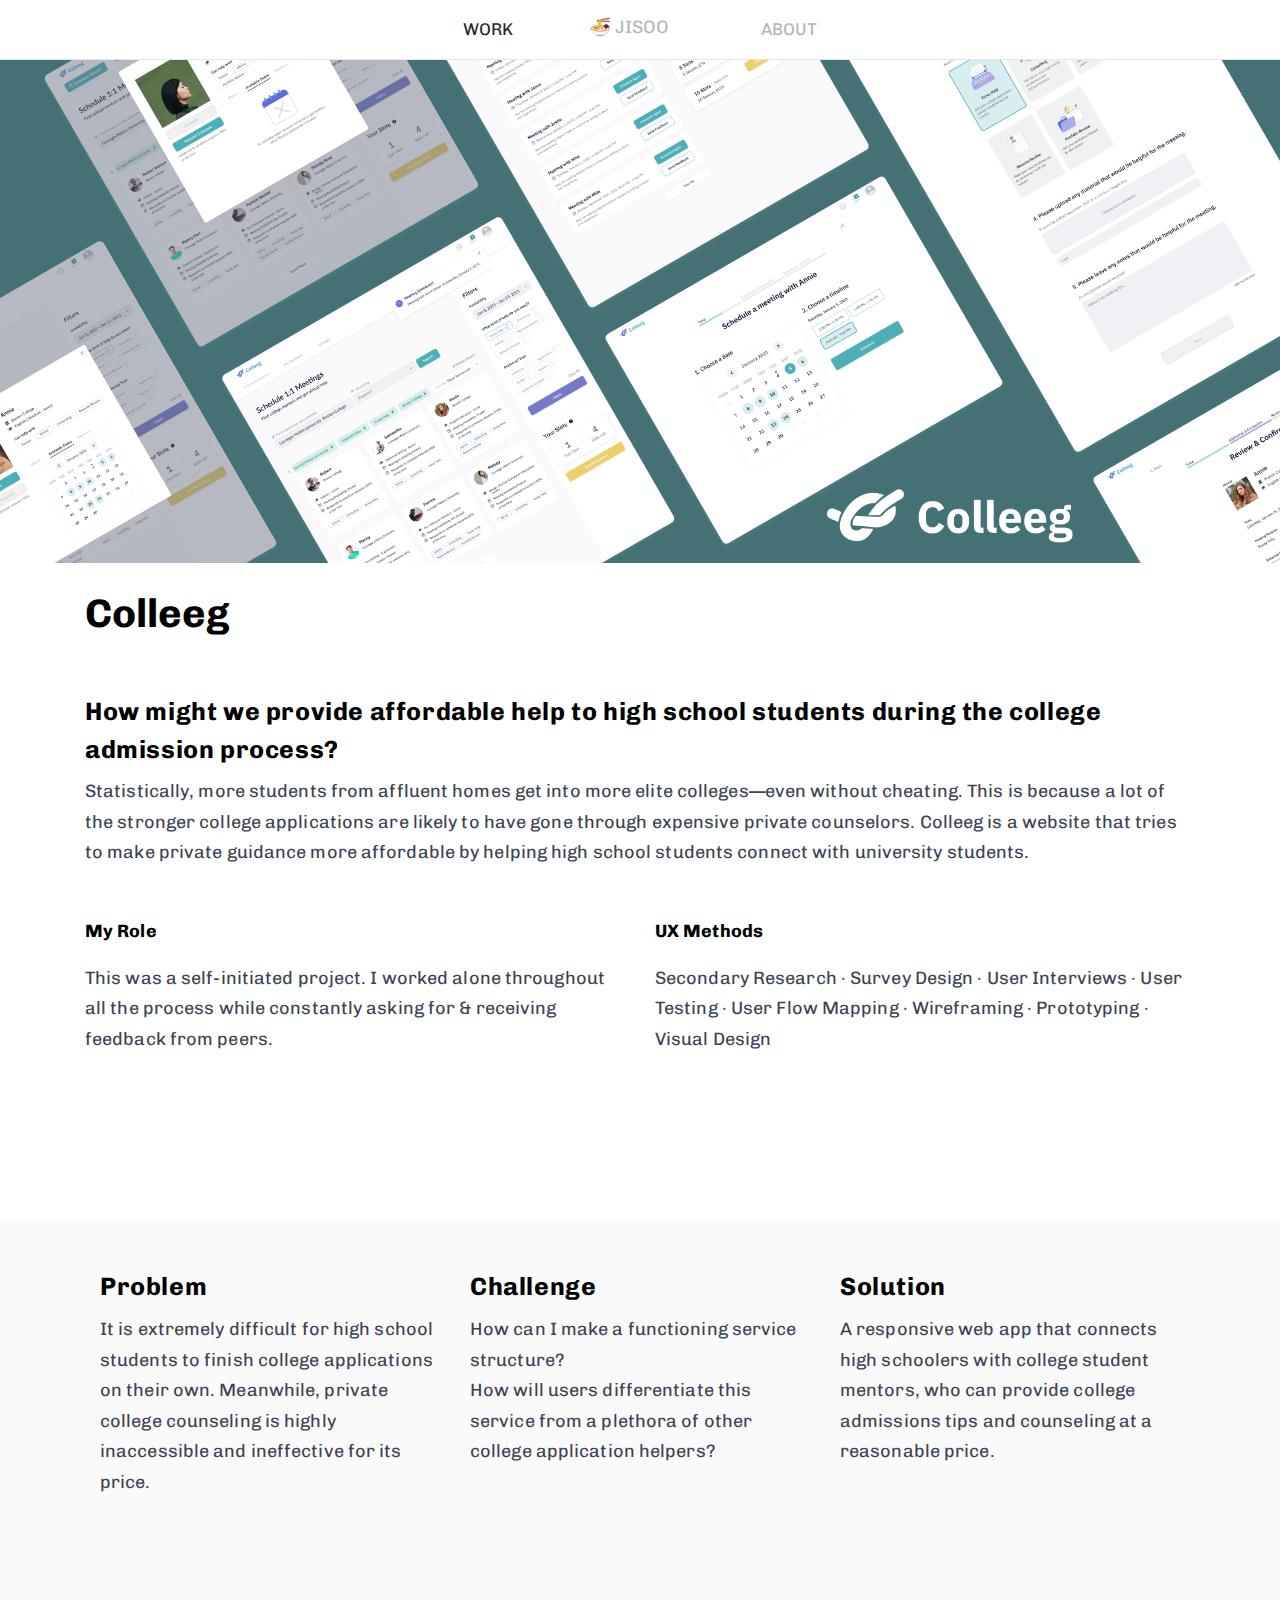
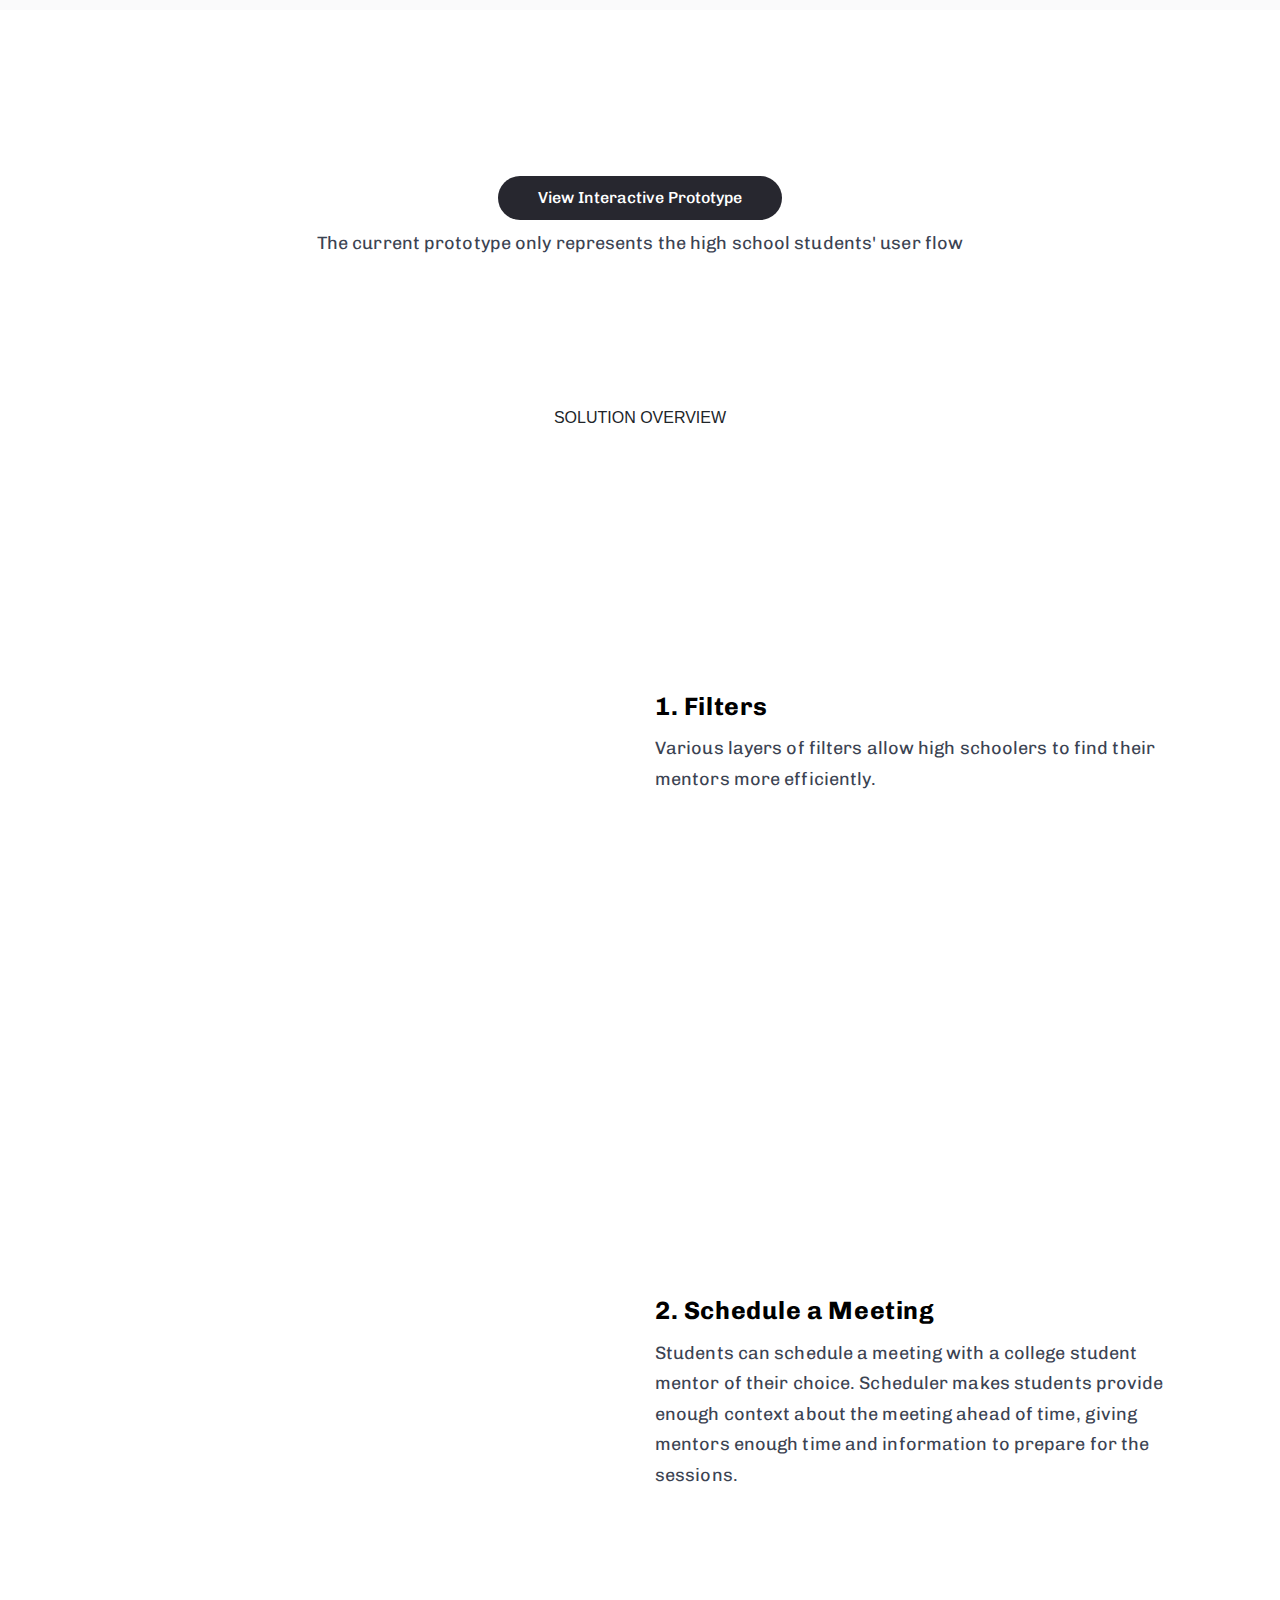
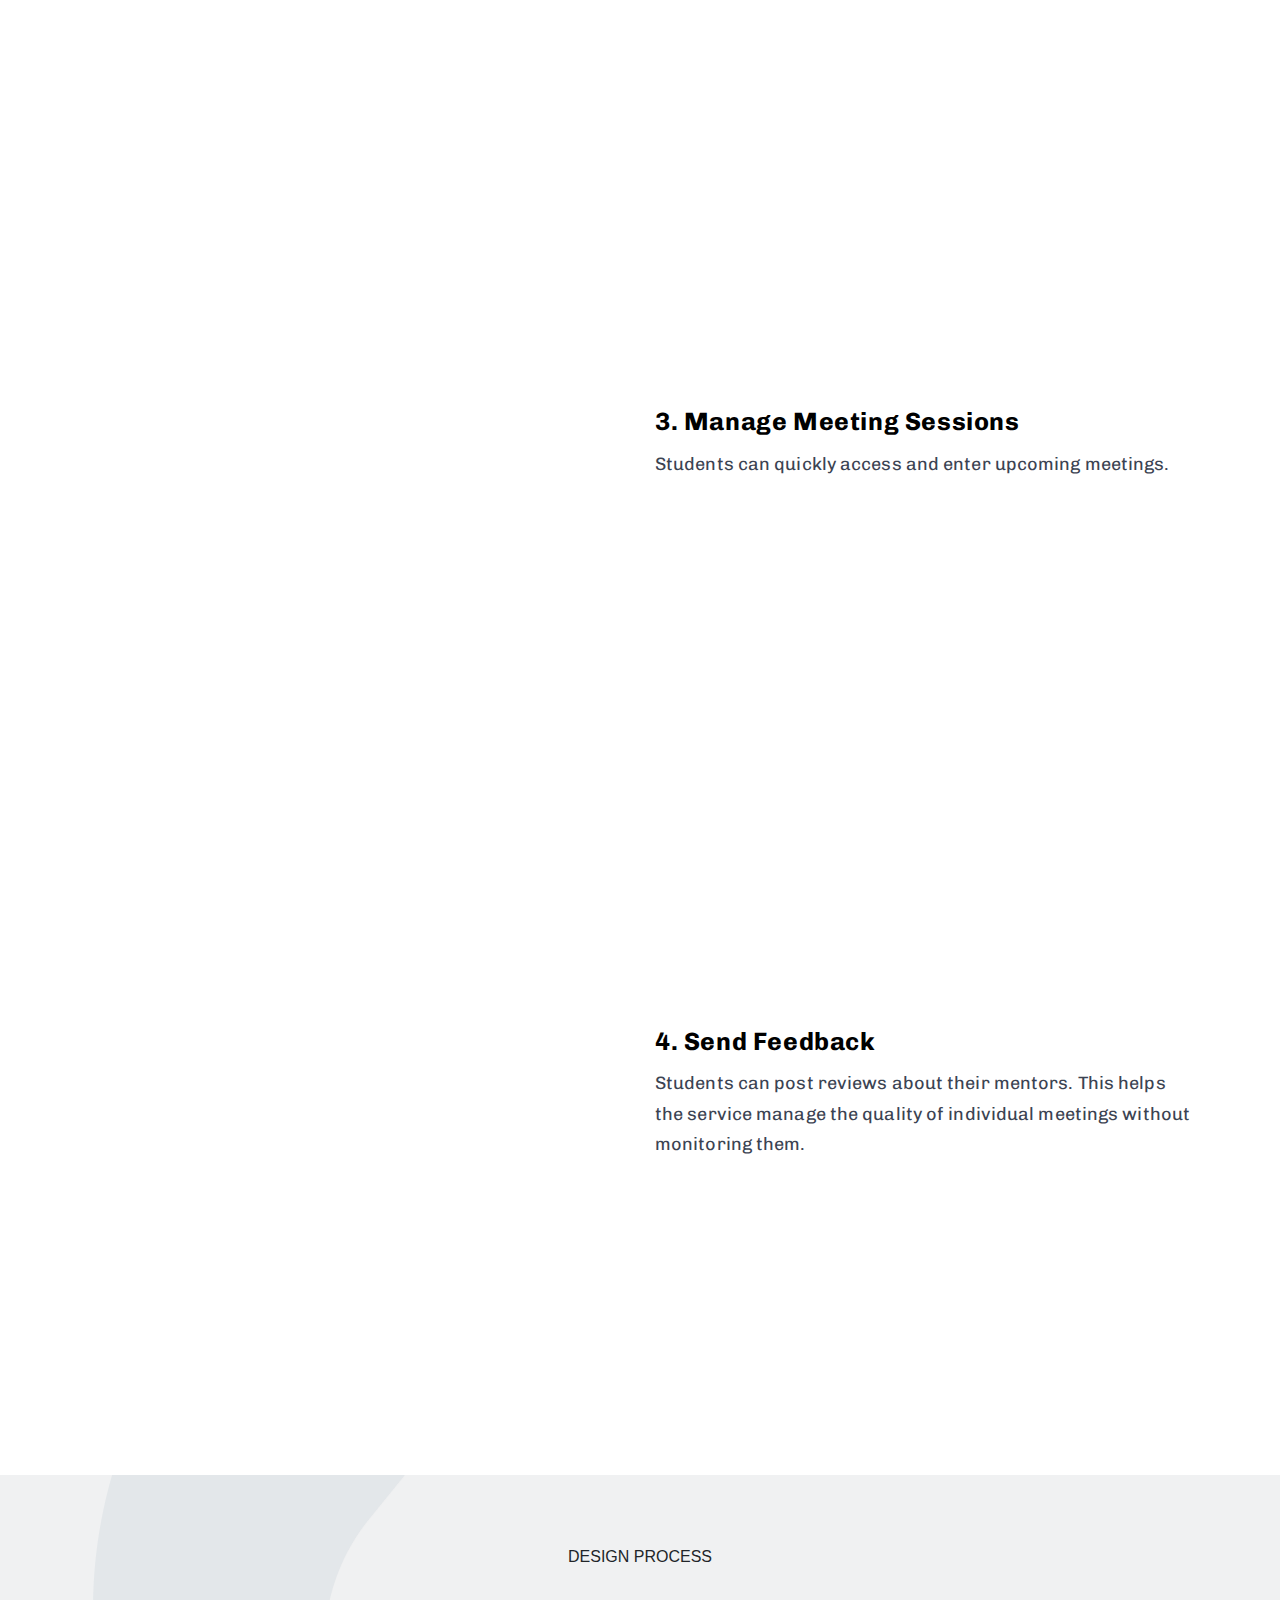
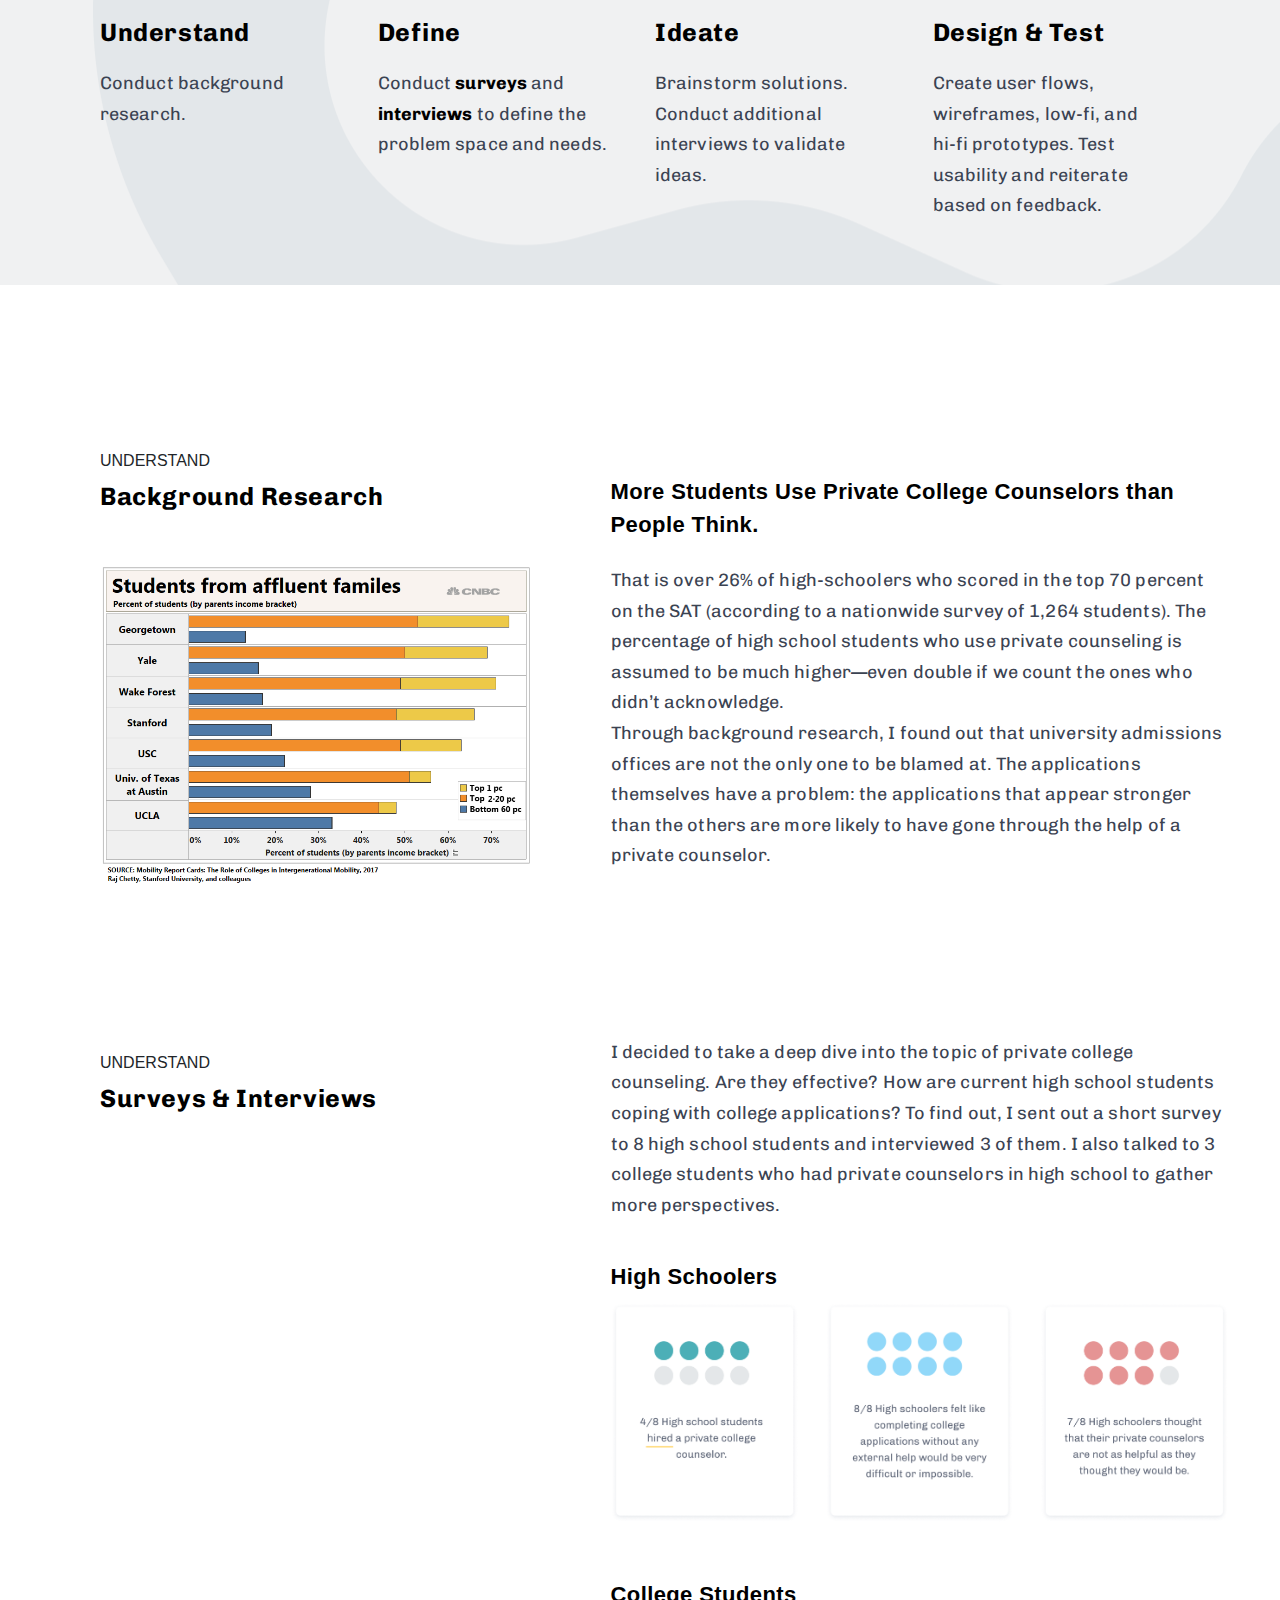
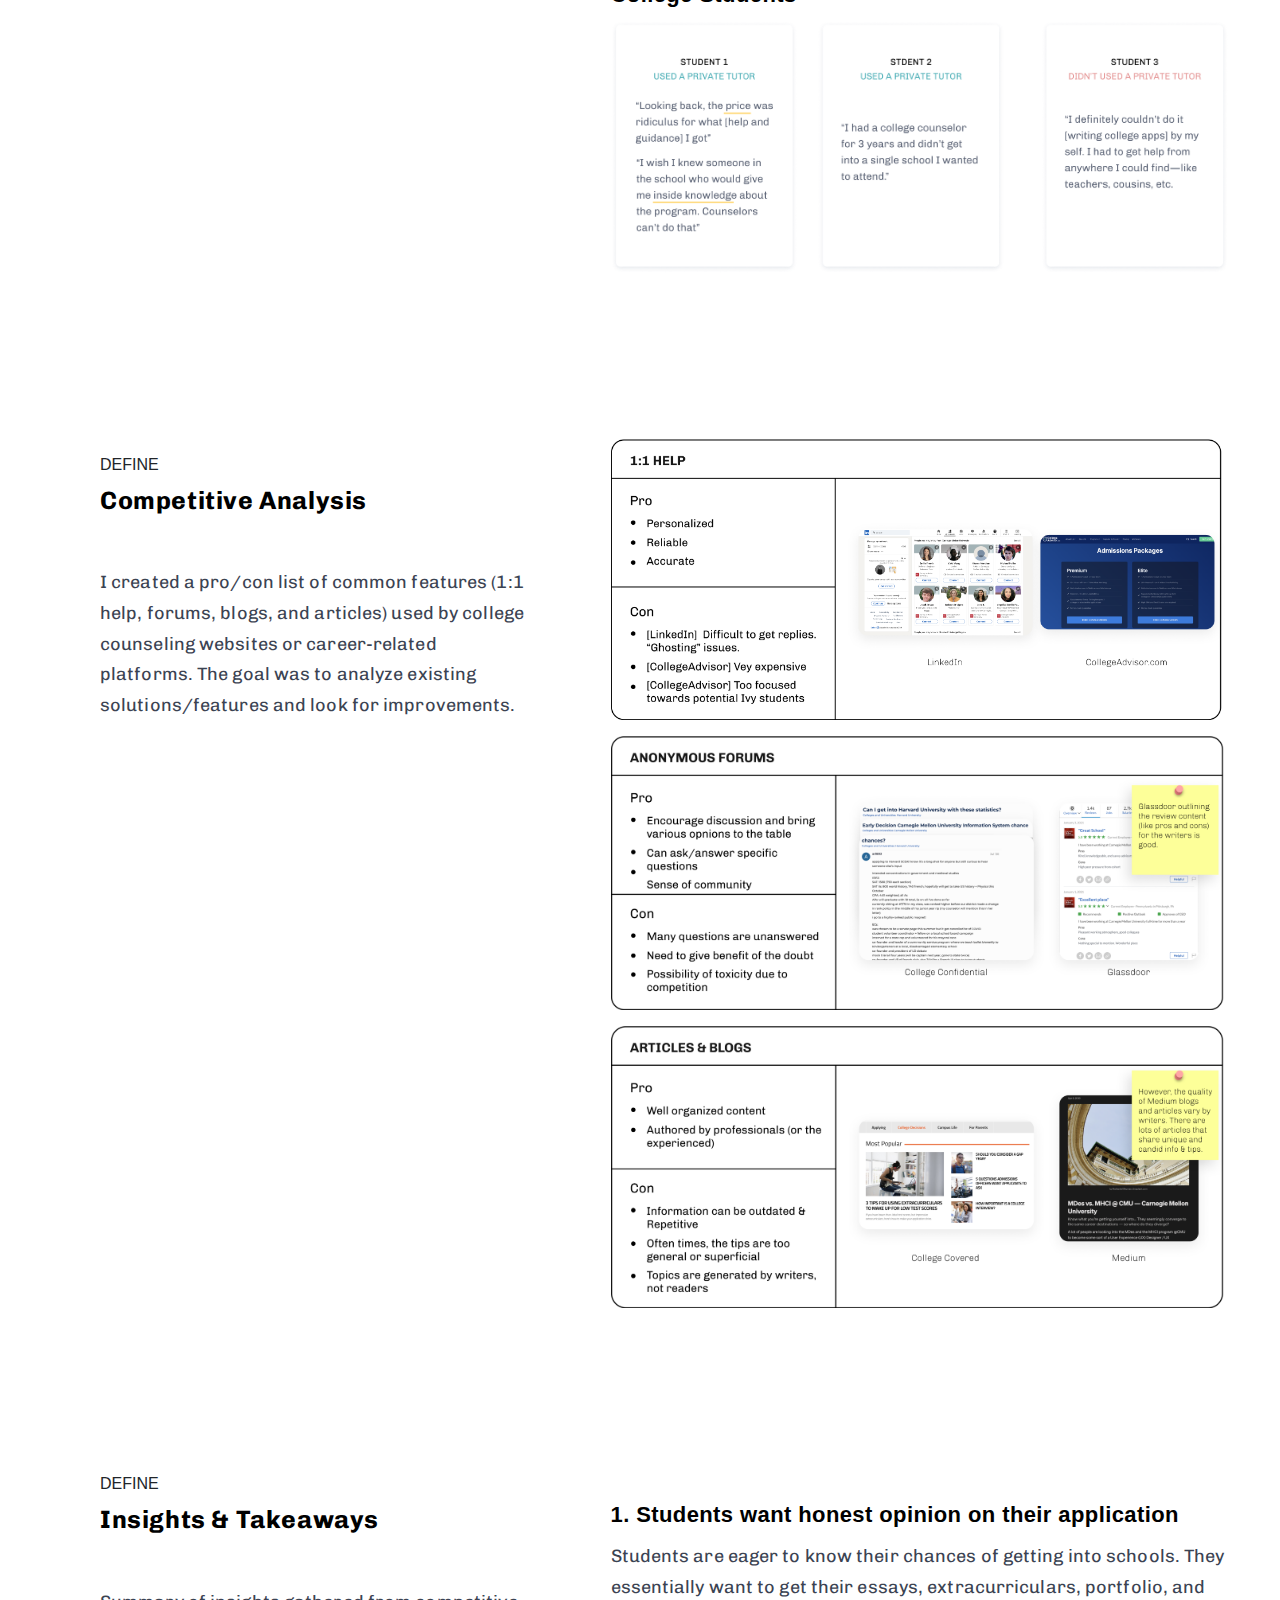
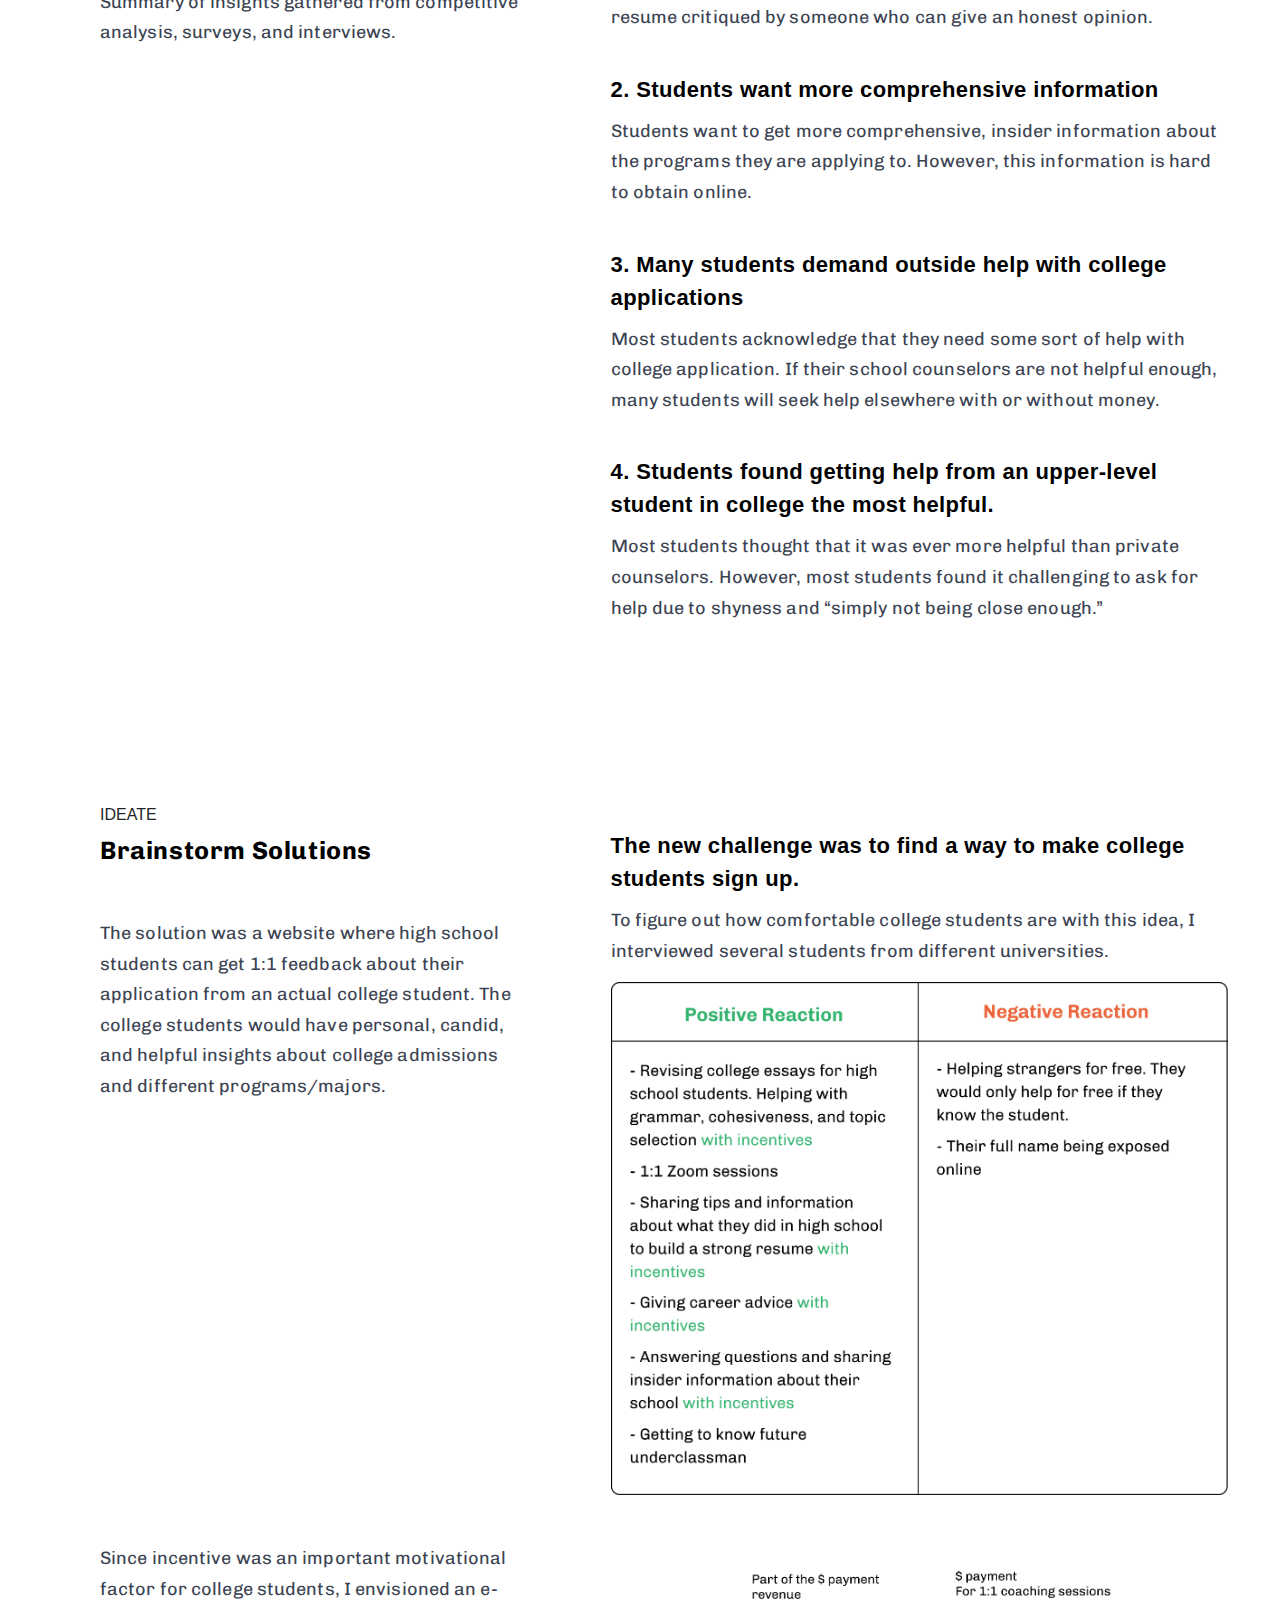
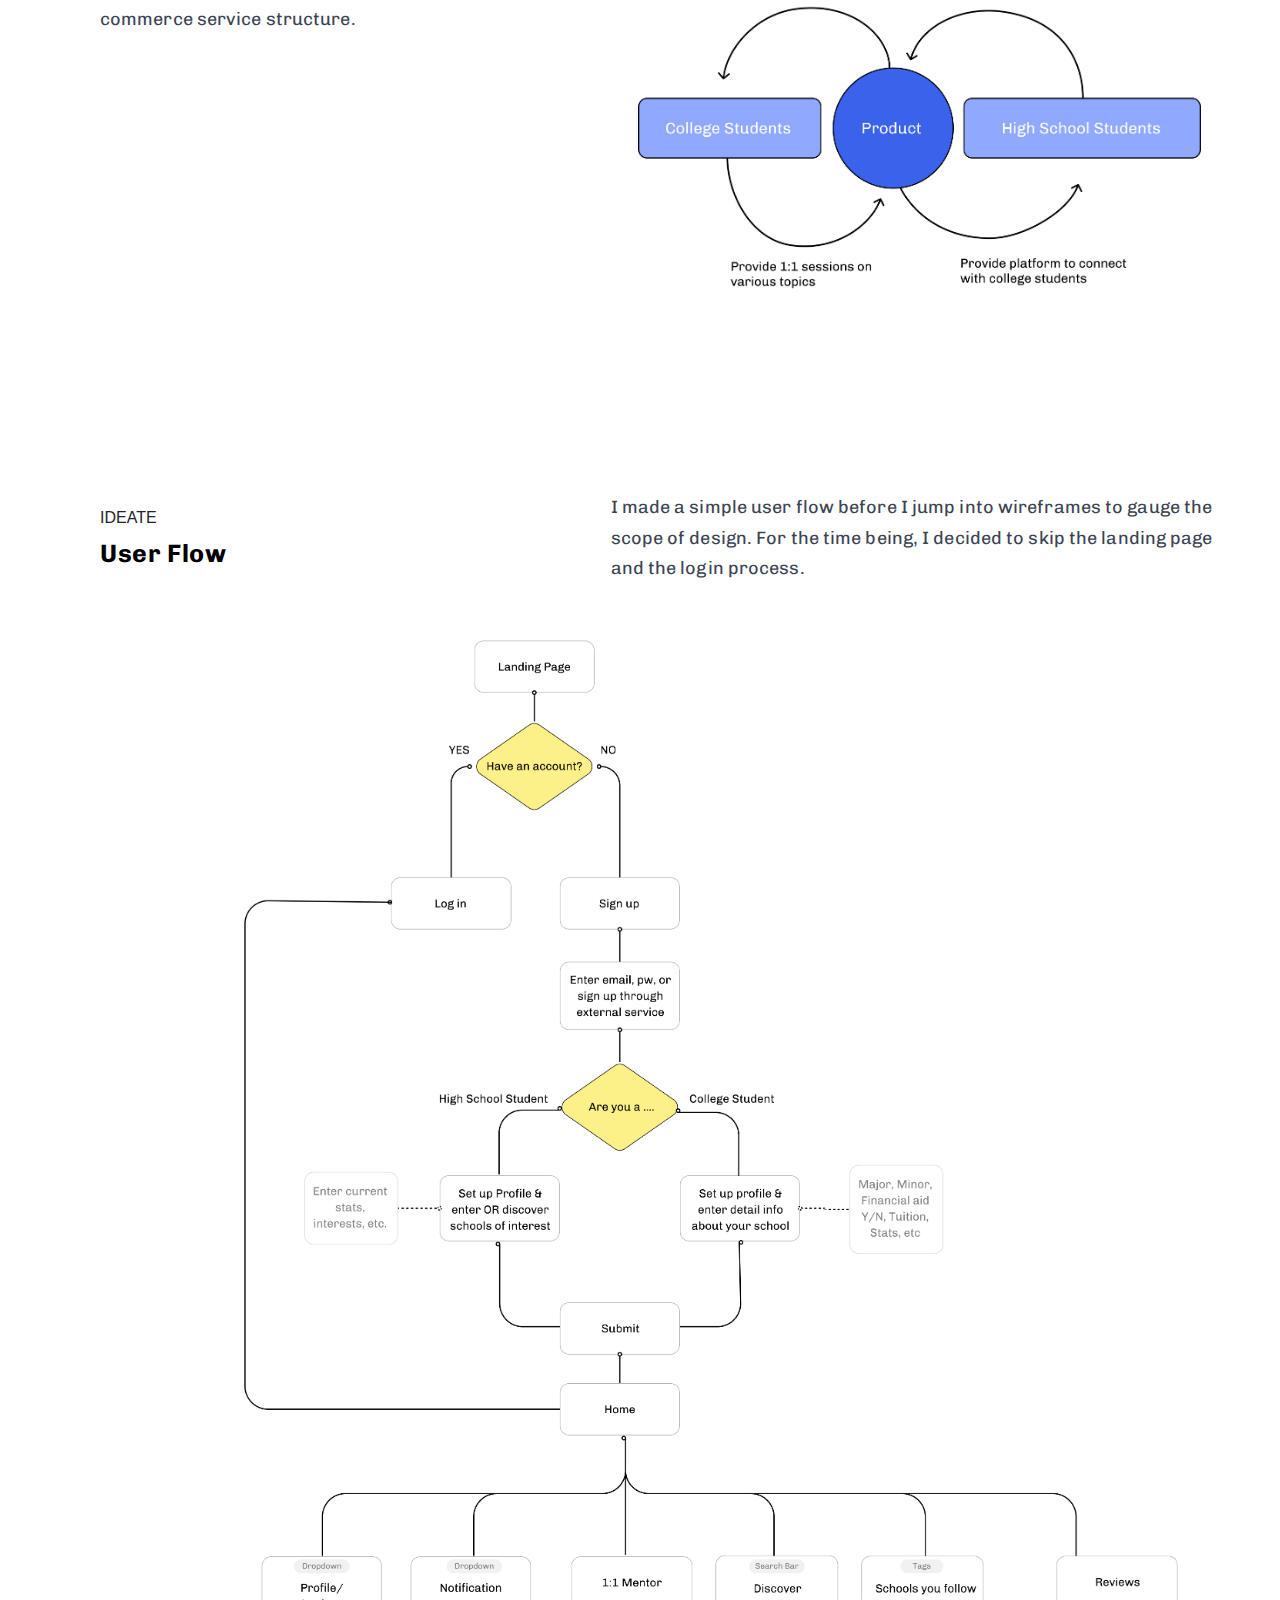
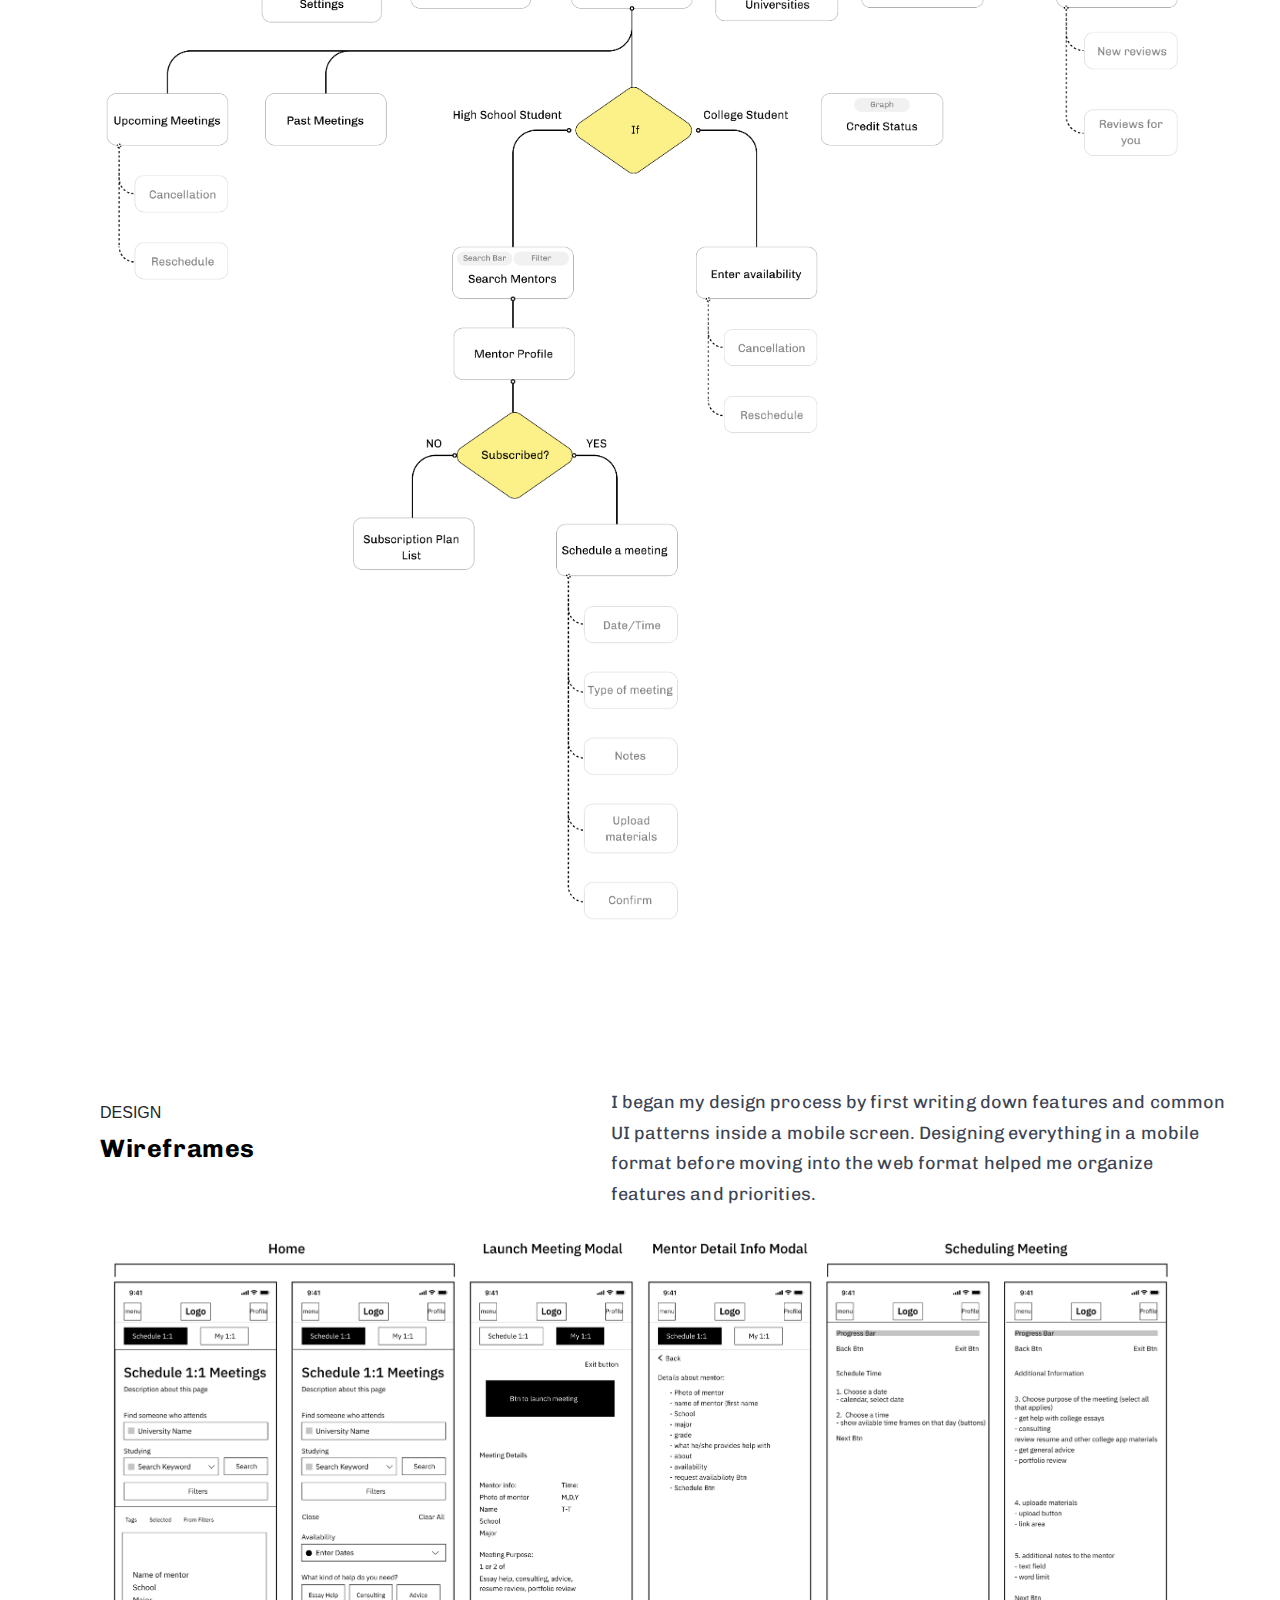
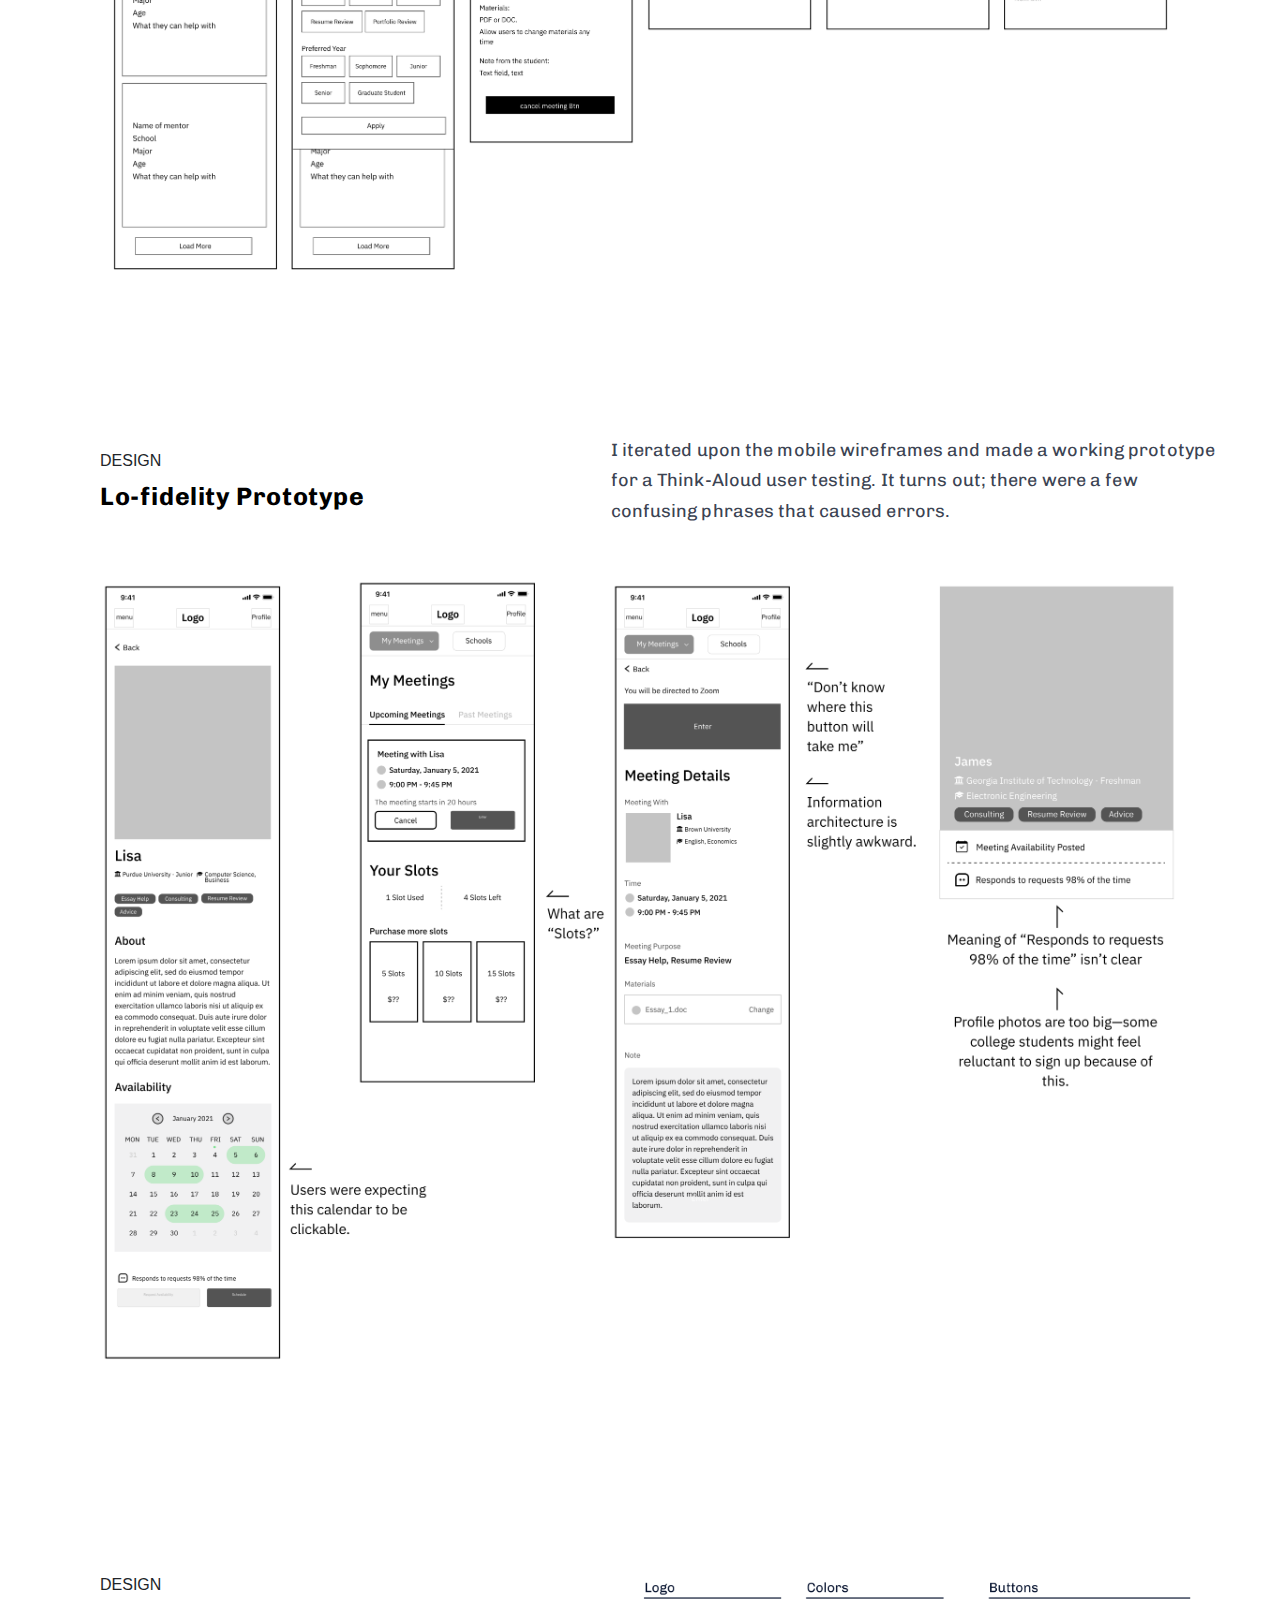
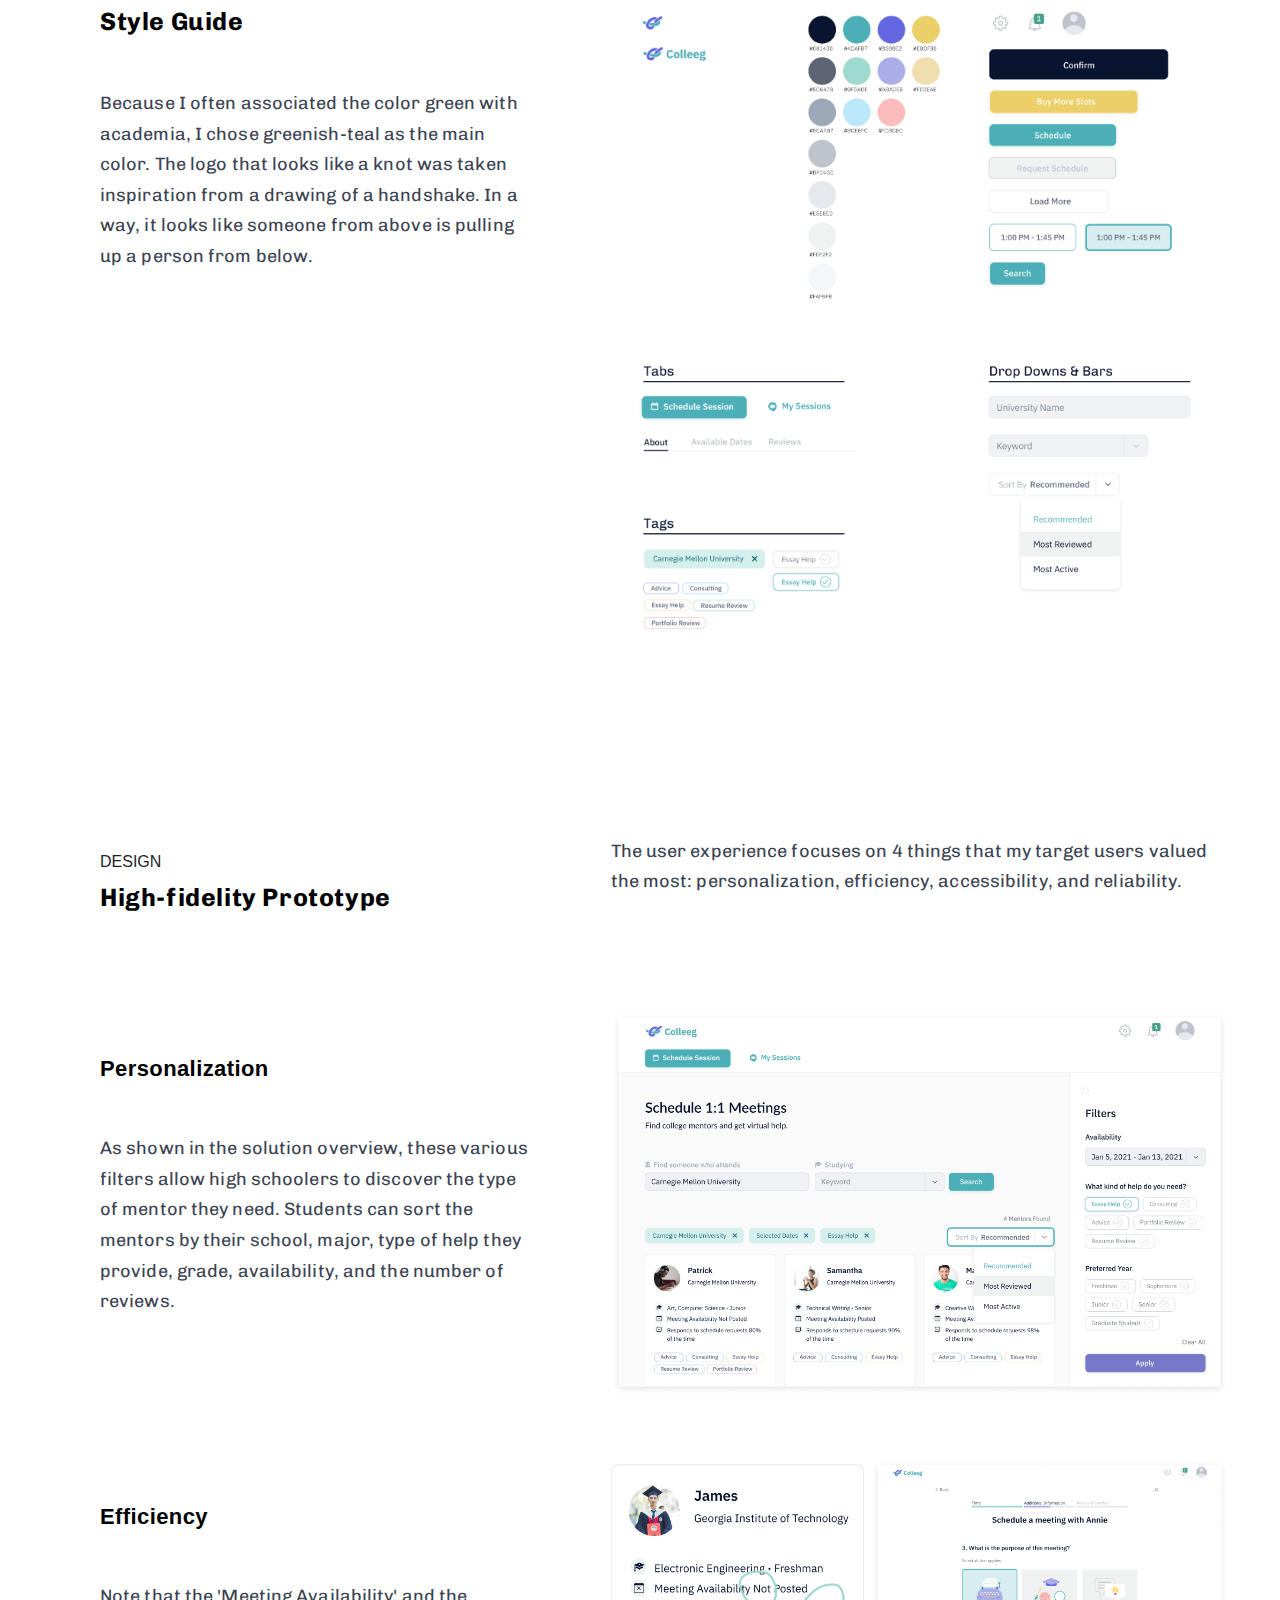
<file: HTML/colleeg.html>
<!DOCTYPE html>

<html lang="en">
  <head>
    <meta charset="utf-8">
    <meta name="viewport" content="width=device-width, initial-scale=1, shrink-to-fit=no">

    <title>Colleeg</title>
    <!-- Lightbox.css -->
    <link href="../Assets/Javascript/lightbox2-2.11.3/dist/css/lightbox.css" rel="stylesheet" />

    <!-- Archivo -->
    <link rel="preconnect" href="https://fonts.gstatic.com">
    <link href="https://fonts.googleapis.com/css2?family=Archivo:ital,wght@0,400;0,500;0,600;0,700;1,400;1,500&display=swap" rel="stylesheet">

    <!-- Chivo font -->
    <link rel="preconnect" href="https://fonts.gstatic.com">
    <link href="https://fonts.googleapis.com/css2?family=Chivo:ital,wght@0,300;0,400;0,700;1,300;1,400;1,700&display=swap" rel="stylesheet">

    <!-- Main CSS -->
    <link rel="stylesheet" type="text/css" href="../Assets/CSS/main.css">
    <!-- Bootstrap 4.3 CSS -->
    <link rel="stylesheet" href="https://stackpath.bootstrapcdn.com/bootstrap/4.3.1/css/bootstrap.min.css" integrity="sha384-ggOyR0iXCbMQv3Xipma34MD+dH/1fQ784/j6cY/iJTQUOhcWr7x9JvoRxT2MZw1T" crossorigin="anonymous">
  </head>

  <body>
    <!-- Nav Bar -->
    <nav class="navbar navbar-expand-sm navbar-custom navbar-light">
      <!-- <a class="navbar-brand" href="index.html">Jisoo</a> -->
      <button class="navbar-toggler" data-toggle="collapse" data-target="#navbar-menu">
        <span class="navbar-toggler-icon"></span>
      </button>
      <div class="collapse navbar-collapse" id="navbar-menu">
        <ul class="navbar-nav navbar-center ml-auto">
          <li class="nav-item active"><a href="../index.html" class="nav-link">WORK</a></li>
          <li class="nav-item"><a href="../index.html" class="nav-link navbar-brand">🍜 JISOO</a></li>
          <li class="nav-item"><a href="../about.html" class="nav-link">ABOUT</a></li>
        </ul>
      </div>
    </nav>
    


    <!-- Project Banner Image Section -->
    <section> 
      <img src="../Assets/img_colleeg/banner_1.5x.png" class="img-fluid" id="artietop">
    </section>

    <!-- Title -->
    <div class="container">
      <div class="project-title mb-3">Colleeg</div>
    </div>

    <!-- Intro Container -->
    <div class="container">
      <!-- Intro Block -->
      <div class="block-custom">
          <!-- Intro -->
          <h4>How might we provide affordable help to high school students during the college admission process?</h4>
          <p>Statistically, more students from affluent homes get into more elite colleges—even without cheating. This is because a lot of the stronger college applications are likely to have gone through expensive private counselors. Colleeg is a website that tries to make private guidance more affordable by helping high school students connect with university students.</p>
        <!-- Basic info -->
        <div class="row mt-5">
          <div class="col"> 
            <p><b>My Role</b></p>
            <p>This was a self-initiated project. I worked alone throughout all the process while constantly asking for & receiving feedback from peers.</p> 
          </div>

          <div class="col"> 
            <p><b>UX Methods</b></p>
            <p>Secondary Research · Survey Design · User Interviews · User Testing · User Flow Mapping · Wireframing · Prototyping · Visual Design</p>
          </div>

        </div> <!-- Basic info Ends -->
      </div> <!-- Intro Block Ends -->
    </div> <!-- Intro Container Ends-->


    <!-- Problem & Solution Section -->
    <section class="pt-5 pb-5 block-custom" style="background-color:#fafafb;">
      <div class="container">
        <div class="d-flex flex-column flex-lg-row align-items-start">
          <!-- Problem -->
          <div class="col mb-5">
            <h4>Problem</h4>
            <p>It is extremely difficult for high school students to finish college applications on their own. Meanwhile, private college counseling is highly inaccessible and ineffective for its price.</p>
          </div>
          <!-- Challenge -->
          <div class="col mb-5">
            <h4>Challenge</h4>
            <p>How can I make a functioning service structure?</br>How will users differentiate this service from a plethora of other college application helpers?</p>
          </div>
          <!-- Solution -->
          <div class="col">
            <h4 class="mb-2">Solution</h4>
            <p>A responsive web app that connects high schoolers with college student mentors, who can provide college admissions tips and counseling at a reasonable price.</p>
          </div>
        </div>
      </div> <!-- Container Ends -->
    </section> <!-- Problem & Solution Section Ends -->


    <!-- Button to Figma Prototype -->
    <div class="container">
      <div class="block-custom">
        <div class="text-center">
          <a href="https://www.figma.com/proto/KmtzetWgUYGXD0h2e2RnU2/HShelper?node-id=167%3A1981&viewport=-403%2C591%2C0.10922154039144516&scaling=scale-down" type="button" class="btn-custom mt-3" target="_blank">View Interactive Prototype</a>
          <p class="mt-2">The current prototype only represents the high school students' user flow</p>
        </div>
      </div>
    </div> <!-- Button to Figma Prototype Ends -->


    <!-- Solution Overview -->
    <div class="container">
      <div class="block-custom">
        <h6 class="text-center">SOLUTION OVERVIEW</h6>
        <!-- Solution 1 -->
        <div class="solution-overview-block row mt-5">
          <div class="col">
            <iframe src="https://player.vimeo.com/video/501506794?background=1" width="100%" height="100%" frameborder="0" allow="autoplay; fullscreen" allowfullscreen></iframe>
          </div>
          <div class="col align-self-center">
            <h4 class="mt-5 mb-2">1. Filters</h4>
            <p>Various layers of filters allow high schoolers to find their mentors more efficiently.</p>
          </div>
        </div>
        <!-- Solution 2 -->
        <div class="solution-overview-block row mt-5">
          <div class="col">
            <iframe src="https://player.vimeo.com/video/501506817?background=1" width="100%" height="100%" frameborder="0" allow="autoplay; fullscreen" allowfullscreen></iframe>
          </div>
          <div class="col align-self-center">
            <h4 class="mt-5 mb-2">2. Schedule a Meeting</h4>
            <p>Students can schedule a meeting with a college student mentor of their choice. Scheduler makes students provide enough context about the meeting ahead of time, giving mentors enough time and information to prepare for the sessions. 
            </p>
          </div>
        </div>
        <!-- Solution 3 -->
        <div class="solution-overview-block row mt-5">
          <div class="col">
            <iframe src="https://player.vimeo.com/video/501506857?background=1" width="100%" height="100%" frameborder="0" allow="autoplay; fullscreen" allowfullscreen></iframe>
          </div>
          <div class="col align-self-center">
            <h4 class="mt-5 mb-2">3. Manage Meeting Sessions</h4>
            <p>Students can quickly access and enter upcoming meetings.
            </p>
          </div>
        </div>
        <!-- Solution 4 -->
        <div class="solution-overview-block row mt-5">
          <div class="col">
            <iframe src="https://player.vimeo.com/video/501506883?background=1" width="100%" height="100%" frameborder="0" allow="autoplay; fullscreen" allowfullscreen></iframe>
          </div>
          <div class="col align-self-center">
            <h4 class="mt-5 mb-2">4. Send Feedback</h4>
            <p>Students can post reviews about their mentors. This helps the service manage the quality of individual meetings without monitoring them. 
            </p>
          </div>
        </div>
      </div>
    </div> <!-- Solution Overview Ends-->


    <!-- Design Process -->
    <section class="pt-5 pb-5 block-custom des-process-image">
      <div class="container">
        <h6 class="mt-4 mb-5 text-center">DESIGN PROCESS</h6>
        <div class="d-flex flex-column flex-lg-row">
          <div class="col mr-3 mb-4">
            <h4 class="mb-3">Understand</h4>
            <p>Conduct background research.</p>
          </div>
          <div class="col mr-3 mb-4">
            <h4 class="mb-3">Define</h4>
            <p>Conduct <b>surveys</b> and <b>interviews</b> to define the problem space and needs.</p>
          </div>
          <div class="col mr-3 mb-4">
            <h4 class="mb-3">Ideate</h4>
            <p>Brainstorm solutions. Conduct additional interviews to validate ideas.</p>
          </div>
          <div class="col mr-3">
            <h4 class="mb-3">Design & Test</h4>
            <p>Create user flows, wireframes, low-fi, and hi-fi prototypes. Test usability and reiterate based on feedback.</p>
          </div>
      </div>
    </section> <!-- Design Process Ends -->


    <!-- Understand: bg research -->
    <div class="container">
      <div class="block-custom">
        <!-- Div LR Wrapper -->
        <div class="block-custom-content d-flex flex-column flex-lg-row align-items-center mt-5">
          <!-- Div Left -->
          <div class="col-sm-5 align-self-start mr-5">
            <h6 class="mt-3">UNDERSTAND</h6>
            <h4 class="mb-5">Background Research</h4>
            <img src="../Assets/img_colleeg/stat.png" class="img-fluid">
          </div> <!-- Div Left Ends -->
          <!-- Div Right -->
          <div class="col-sm-7 align-self-start">
            <h5>More Students Use Private College Counselors than People Think.</h5>
            <p class="mt-4">That is over 26% of high-schoolers who scored in the top 70 percent on the SAT (according to a nationwide survey of 1,264 students). The percentage of high school students who use private counseling is assumed to be much higher—even double if we count the ones who didn’t acknowledge. </br>Through background research, I found out that university admissions offices are not the only one to be blamed at. The applications themselves have a problem: the applications that appear stronger than the others are more likely to have gone through the help of a private counselor.</p>
          </div> <!-- Div Right Ends-->
        </div> <!-- Div LR Wrapper Ends -->
      </div>
    </div> <!-- Understand: bg research Ends -->


    <!-- Understand: Surveys & Interviews -->
    <div class="container">
      <div class="block-custom">
        <!-- Div LR Wrapper -->
        <div class="block-custom-content d-flex flex-column flex-lg-row align-items-center mt-5">
          <!-- Div Left -->
          <div class="col-sm-5 align-self-start mr-5">
            <h6 class="mt-3">UNDERSTAND</h6>
            <h4 class="mb-5">Surveys & Interviews</h4>
          </div> <!-- Div Left Ends -->
          <!-- Div Right -->
          <div class="col-sm-7 align-self-start">
            <p>I decided to take a deep dive into the topic of private college counseling. Are they effective? How are current high school students coping with college applications? To find out, I sent out a short survey to 8 high school students and interviewed 3 of them. I also talked to 3 college students who had private counselors in high school to gather more perspectives.</p>
            <h5>High Schoolers</h5>
            <a href="../Assets/img_colleeg/data_hs.png" data-lightbox="colleeg-data" data-title="Click the right half of the image to move forward."><img src="../Assets/img_colleeg/data_hs.png" class="img-fluid lightbox-hover mb-3"></a>

            <h5>College Students</h5>
            <a href="../Assets/img_colleeg/data_c.png" data-lightbox="colleeg-data" data-title="Click the right half of the image to move forward."><img src="../Assets/img_colleeg/data_c.png" class="img-fluid lightbox-hover mb-3"></a>
          </div> <!-- Div Right Ends-->
        </div> <!-- Div LR Wrapper Ends -->

      </div>
    </div> <!-- Understand: Surveys & Interviews Ends -->


    <!-- Define: Competitive Analysis  -->
    <div class="container">
      <div class="block-custom">
        <!-- Div LR Wrapper -->
        <div class="block-custom-content d-flex flex-column flex-lg-row align-items-center mt-5">
          <!-- Div Left -->
          <div class="col-sm-5 align-self-start mr-5">
            <h6 class="mt-3">DEFINE</h6>
            <h4 class="mb-5">Competitive Analysis </h4>
            <p>I created a pro/con list of common features (1:1 help, forums, blogs, and articles) used by college counseling websites or career-related platforms. The goal was to analyze existing solutions/features and look for improvements.</p>
          </div> <!-- Div Left Ends -->
          <!-- Div Right -->
          <div class="col-sm-7 align-self-start">
            <a href="../Assets/img_colleeg/companal1.png" data-lightbox="colleeg-companal" data-title="Click the right half of the image to move forward."><img src="../Assets/img_colleeg/companal1.png" class="img-fluid lightbox-hover mb-3"></a>
            
            <a href="../Assets/img_colleeg/companal2.png" data-lightbox="colleeg-companal" data-title="Click the right half of the image to move forward."><img src="../Assets/img_colleeg/companal2.png" class="img-fluid lightbox-hover mb-3"></a>
            
            <a href="../Assets/img_colleeg/companal3.png" data-lightbox="colleeg-companal" data-title="Click the right half of the image to move forward."><img src="../Assets/img_colleeg/companal3.png" class="img-fluid lightbox-hover"></a>
          </div> <!-- Div Right Ends-->
        </div> <!-- Div LR Wrapper Ends -->
      </div>
    </div> <!-- Define: Competitive Analysis  Ends -->


    <!-- DEFINE: Insights & Takeaways  -->
    <div class="container">
      <div class="block-custom">
        <!-- Div LR Wrapper -->
        <div class="block-custom-content d-flex flex-column flex-lg-row align-items-center mt-5">
          <!-- Div Left -->
          <div class="col-sm-5 align-self-start mr-5">
            <h6 class="mt-3">DEFINE</h6>
            <h4 class="mb-5">Insights & Takeaways </h4>
            <p>Summary of insights gathered from competitive analysis, surveys, and interviews.</p>
          </div> <!-- Div Left Ends -->

          <!-- Div Right -->
          <div class="col-sm-7 align-self-start">
            <h5>1.  Students want honest opinion on their application</h5>
            <p>Students are eager to know their chances of getting into schools. They essentially want to get their essays, extracurriculars, portfolio, and resume critiqued by someone who can give an honest opinion. </p>

            <h5>2. Students want more comprehensive information</h5>
            <p>Students want to get more comprehensive, insider information about the programs they are applying to. However, this information is hard to obtain online. </p>

            <h5>3. Many students demand outside help with college applications</h5>
            <p>Most students acknowledge that they need some sort of help with college application. If their school counselors are not helpful enough, many students will seek help elsewhere with or without money.</p>

            <h5>4. Students found getting help from an upper-level student in college the most helpful. </h5>
            <p>Most students thought that it was ever more helpful than private counselors. However, most students found it challenging to ask for help due to shyness and “simply not being close enough.”</p>

          </div> <!-- Div Right Ends-->
        </div> <!-- Div LR Wrapper Ends -->
      </div>
    </div> <!-- DEFINE: Insights & Takeaways  Ends -->

    <!-- IDEATE: Brainstorm Solutions  -->
    <div class="container">
      <div class="block-custom">
        <!-- Div LR Wrapper -->
        <div class="block-custom-content d-flex flex-column flex-lg-row align-items-center mt-5">
          <!-- Div Left -->
          <div class="col-sm-5 align-self-start mr-5">
            <h6 class="mt-3">IDEATE</h6>
            <h4 class="mb-5">Brainstorm Solutions</h4>
            <p>The solution was a website where high school students can get 1:1 feedback about their application from an actual college student. The college students would have personal, candid, and helpful insights about college admissions and different programs/majors.</p>
          </div> <!-- Div Left Ends -->

          <!-- Div Right -->
          <div class="col-sm-7 align-self-start">
            <h5>The new challenge was to find a way to make college students sign up.</h5>
            <p>To figure out how comfortable college students are with this idea, I interviewed several students from different universities.</p>
            <a href="../Assets/img_colleeg/reactions_c.png" data-lightbox="colleeg-reactions" ><img src="../Assets/img_colleeg/reactions_c.png" class="img-fluid lightbox-hover"></a>
          </div> <!-- Div Right Ends-->
        </div> <!-- Div LR Wrapper Ends -->
        <!-- Div LR Wrapper 2-->
        <div class="block-custom-content d-flex flex-column flex-lg-row align-items-center mt-5">
          <!-- Div Left -->
          <div class="col-sm-5 align-self-start mr-5">
            <p>Since incentive was an important motivational factor for college students, I envisioned an e-commerce service structure.</p>
          </div> <!-- Div Left Ends -->

          <!-- Div Right -->
          <div class="col-sm-7 align-self-start">
            <a href="../Assets/img_colleeg/valueflow.png" data-lightbox="colleeg-valueflow" ><img src="../Assets/img_colleeg/valueflow.png" class="img-fluid lightbox-hover"></a>
          </div> <!-- Div Right Ends-->
        </div> <!-- Div LR Wrapper 2 Ends -->
      </div>
    </div> <!-- IDEATE: Brainstorm Solutions  Ends -->

    <!-- IDEATE: User Flow  -->
    <div class="container">
      <div class="block-custom">
        <!-- Div LR Wrapper -->
        <div class="block-custom-content d-flex flex-column flex-lg-row align-items-center mt-5">
          <!-- Div Left -->
          <div class="col-sm-5 align-self-start mr-5">
            <h6 class="mt-3">IDEATE</h6>
            <h4 class="mb-5">User Flow</h4>
          </div> <!-- Div Left Ends -->

          <!-- Div Right -->
          <div class="col-sm-7 align-self-start">
            <p>I made a simple user flow before I jump into wireframes to gauge the scope of design. For the time being, I decided to skip the landing page and the login process.</p>
          </div> <!-- Div Right Ends-->
        </div> <!-- Div LR Wrapper Ends --> 
        <a href="../Assets/img_colleeg/userflow.png" data-lightbox="colleeg-userflow" ><img src="../Assets/img_colleeg/userflow.png" class="img-fluid lightbox-hover"></a>
      </div>
    </div> <!-- IDEATE: User Flow  Ends -->


    <!-- DESIGN: Wireframes  -->
    <div class="container">
      <div class="block-custom">
        <!-- Div LR Wrapper -->
        <div class="block-custom-content d-flex flex-column flex-lg-row align-items-center mt-5">
          <!-- Div Left -->
          <div class="col-sm-5 align-self-start mr-5">
            <h6 class="mt-3">DESIGN</h6>
            <h4 class="mb-5">Wireframes</h4>
          </div> <!-- Div Left Ends -->

          <!-- Div Right -->
          <div class="col-sm-7 align-self-start">
            <p>I began my design process by first writing down features and common UI patterns inside a mobile screen. Designing everything in a mobile format before moving into the web format helped me organize features and priorities.</p>
          </div> <!-- Div Right Ends-->
        </div> <!-- Div LR Wrapper Ends --> 
        <a href="../Assets/img_colleeg/wireframes.png" data-lightbox="colleeg-wireframes" ><img src="../Assets/img_colleeg/wireframes.png" class="img-fluid lightbox-hover"></a>
      </div>
    </div> <!-- DESIGN: Wireframes  Ends -->

    <!-- DESIGN: Lo-fidelity Prototype  -->
    <div class="container">
      <div class="block-custom">
        <!-- Div LR Wrapper -->
        <div class="block-custom-content d-flex flex-column flex-lg-row align-items-center mt-5">
          <!-- Div Left -->
          <div class="col-sm-5 align-self-start mr-5">
            <h6 class="mt-3">DESIGN</h6>
            <h4 class="mb-5">Lo-fidelity Prototype</h4>
          </div> <!-- Div Left Ends -->

          <!-- Div Right -->
          <div class="col-sm-7 align-self-start">
            <p>I iterated upon the mobile wireframes and made a working prototype for a Think-Aloud user testing. It turns out; there were a few confusing phrases that caused errors.</p>
          </div> <!-- Div Right Ends-->
        </div> <!-- Div LR Wrapper Ends --> 
        <a href="../Assets/img_colleeg/lofi.png" data-lightbox="colleeg-lofi" ><img src="../Assets/img_colleeg/lofi.png" class="img-fluid lightbox-hover"></a>
      </div>
    </div> <!-- DESIGN: Lo-fidelity Prototype  Ends -->

    <!-- DESIGN: Style Guide  -->
    <div class="container">
      <div class="block-custom">
        <!-- Div LR Wrapper -->
        <div class="block-custom-content d-flex flex-column flex-lg-row align-items-center mt-5">
          <!-- Div Left -->
          <div class="col-sm-5 align-self-start mr-5">
            <h6 class="mt-3">DESIGN</h6>
            <h4 class="mb-5">Style Guide</h4>
            <p>Because I often associated the color green with academia, I chose greenish-teal as the main color. The logo that looks like a knot was taken inspiration from a drawing of a handshake. In a way, it looks like someone from above is pulling up a person from below.</p>
          </div> <!-- Div Left Ends -->

          <!-- Div Right -->
          <div class="col-sm-7 align-self-start">
            <a href="../Assets/img_colleeg/styleguide.png" data-lightbox="colleeg-styleguide" ><img src="../Assets/img_colleeg/styleguide.png" class="img-fluid lightbox-hover"></a>
          </div> <!-- Div Right Ends-->
        </div> <!-- Div LR Wrapper Ends --> 
      </div>
    </div> <!-- DESIGN: Style Guide Ends -->



    <!-- DESIGN: High-fidelity Prototype  -->
    <div class="container">
      <div class="block-custom">
        <!-- Div LR Wrapper -->
        <div class="block-custom-content d-flex flex-column flex-lg-row align-items-center mt-5">
          <!-- Div Left -->
          <div class="col-sm-5 align-self-start mr-5">
            <h6 class="mt-3">DESIGN</h6>
            <h4 class="mb-5">High-fidelity Prototype</h4>
          </div> <!-- Div Left Ends -->

          <!-- Div Right -->
          <div class="col-sm-7 align-self-start">
            <p>The user experience focuses on 4 things that my target users valued the most: personalization, efficiency, accessibility, and reliability. </p>
          </div> <!-- Div Right Ends-->
        </div> <!-- Div LR Wrapper Ends --> 

        <!-- Div LR Wrapper (Personalization) -->
        <div class="block-custom-content d-flex flex-column flex-lg-row align-items-center mt-5">
          <!-- Div Left -->
          <div class="col-sm-5 align-self-start mr-5">
            <h5 class="mb-5">Personalization</h5>
            <p>As shown in the solution overview, these various filters allow high schoolers to discover the type of mentor they need. Students can sort the mentors by their school, major, type of help they provide, grade, availability, and the number of reviews.</p>
          </div> <!-- Div Left Ends -->

          <!-- Div Right -->
          <div class="col-sm-7 align-self-start">
            <a href="../Assets/img_colleeg/hifi1.png" data-lightbox="colleeg-hifi" data-title="Click the right half of the image to move forward."><img src="../Assets/img_colleeg/hifi1.png" class="img-fluid lightbox-hover mb-3"></a>
          </div> <!-- Div Right Ends-->
        </div> <!-- Div LR Wrapper (Personalization) Ends --> 

        <!-- Div LR Wrapper (Efficiency) -->
        <div class="block-custom-content d-flex flex-column flex-lg-row align-items-center mt-5">
          <!-- Div Left -->
          <div class="col-sm-5 align-self-start mr-5">
            <h5 class="mb-5">Efficiency</h5>
            <p>Note that the 'Meeting Availability' and the 'Response Rate' become particularly useful. They provide enough context for users to understand the mentor's schedule before clicking on the card.</br>The meeting planner makes students provide enough context about the meeting ahead of time. This allows mentors to prepare in advance and lead the sessions smoothly.</p>
          </div> <!-- Div Left Ends -->

          <!-- Div Right -->
          <div class="col-sm-7 align-self-start">
            <a href="../Assets/img_colleeg/hifi2.png" data-lightbox="colleeg-hifi" data-title="Click the right half of the image to move forward."><img src="../Assets/img_colleeg/hifi2.png" class="img-fluid lightbox-hover mb-3"></a>
          </div> <!-- Div Right Ends-->
        </div> <!-- Div LR Wrapper (Efficiency) Ends --> 

        <!-- Div LR Wrapper (Accessibility) -->
        <div class="block-custom-content d-flex flex-column flex-lg-row align-items-center mt-5">
          <!-- Div Left -->
          <div class="col-sm-5 align-self-start mr-5">
            <h5 class="mb-5">Accessibility</h5>
            <p>Ideally, students should be able to schedule meetings with a mentor of their choice (Ex: a mentor from a specific school studying a specific major). In real-life settings, schedules might not align, and that perfect mentor may not be available at the moment. The 'Request Schedule' feature prevents this kind of situation.</p>
          </div> <!-- Div Left Ends -->

          <!-- Div Right -->
          <div class="col-sm-7 align-self-start">
            <a href="../Assets/img_colleeg/hifi3.png" data-lightbox="colleeg-hifi" data-title="Click the right half of the image to move forward."><img src="../Assets/img_colleeg/hifi3.png" class="img-fluid lightbox-hover mb-3"></a>
          </div> <!-- Div Right Ends-->
        </div> <!-- Div LR Wrapper (Accessibility) Ends --> 

        <!-- Div LR Wrapper (Reliability) -->
        <div class="block-custom-content d-flex flex-column flex-lg-row align-items-center mt-5">
          <!-- Div Left -->
          <div class="col-sm-5 align-self-start mr-5">
            <h5 class="mb-5">Reliability</h5>
            <p>Some people were concerned with the possibility of trolling or mentors being unhelpful. To prevent this, I added a review system. After each session, every user is encouraged to post a short feedback.</p>
          </div> <!-- Div Left Ends -->

          <!-- Div Right -->
          <div class="col-sm-7 align-self-start">
            <a href="../Assets/img_colleeg/hifi4.png" data-lightbox="colleeg-hifi" data-title="Click the right half of the image to move forward."><img src="../Assets/img_colleeg/hifi4.png" class="img-fluid lightbox-hover mb-3"></a>
          </div> <!-- Div Right Ends-->
        </div> <!-- Div LR Wrapper (Reliability) Ends --> 

      </div>
    </div> <!-- DESIGN: High-fidelity Prototype Ends -->


    <!-- DESIGN: Sitemap  -->
    <div class="container">
      <div class="block-custom">
        <!-- Div LR Wrapper -->
        <div class="block-custom-content d-flex flex-column flex-lg-row align-items-center mt-5">
          <!-- Div Left -->
          <div class="col-sm-5 align-self-start mr-5">
            <h6 class="mt-3">DESIGN</h6>
            <h4 class="mb-5">Sitemap</h4>
          </div> <!-- Div Left Ends -->

          <!-- Div Right -->
          <div class="col-sm-7 align-self-start">
            
          </div> <!-- Div Right Ends-->
        </div> <!-- Div LR Wrapper Ends --> 
        <a href="../Assets/img_colleeg/sitemap.png" data-lightbox="colleeg-sitemap" ><img src="../Assets/img_colleeg/sitemap.png" class="img-fluid lightbox-hover"></a>
      </div>
    </div> <!-- IDEATE: User Flow  Ends -->


    <!-- Final Insights & Takeaways -->
    <div class="container">
      <div class="block-custom">
        <!-- Div LR Wrapper -->
        <div class="block-custom-content d-flex flex-column flex-lg-row align-items-center mt-5">
          <!-- Div Left -->
          <div class="col-sm-5 align-self-start mr-5">
            <h4 class="mb-5">Final Insights & Takeaways</h4>
          </div> <!-- Div Left Ends -->

          <!-- Div Right -->
          <div class="col-sm-7 align-self-start">
            <p>When working alone, it's more difficult to stay focused on the goal of the project. Make sure to keep reminding myself what the purpose is and what the users need! </br>Constantly asking for feedback from others is essential when working alone.</p>
          </div> <!-- Div Right Ends-->
        </div> <!-- Div LR Wrapper Ends --> 
      </div>

      <!-- Back to top -->
      <div class="backtotop">
        <a href = "#artietop" class="floathover" class="floathover"> 
          <span class="jump-button">Back to top ^</span>
        </a>
      </div>


    </div> <!-- Final Insights & Takeaways Container Ends -->




    <!-- Related Projects -->
    <div class="container mb-5">
      <h4 class="mb-4">Related Projects</h4>

      <div class="card-deck">

        <div class="card">
          <a href="sentbe.html">
            <div class="darken">
              <img class="card-img-top" src="../Assets/img_home/sentbe_tn.png" alt="Card image" style="opacity: 0.5;border-radius: 8px;">
            </div>
            <div class="card-img-overlay">
              <h4 class="card-title white-text">Sentbe</h4>
              <p class="white-text">International remittance service design</p>
            </div>
          </a>
        </div>

        <div class="card">
          <a href="artie.html">
            <div class="darken">
              <img class="card-img-top" src="../Assets/img_home/artie_tn.png" alt="Card image" style="opacity: 0.5;border-radius: 8px;">
            </div>
            <div class="card-img-overlay">
              <h4 class="card-title white-text">Artie</h4>
              <p class="white-text">Case study for public art & civic engagement</p>
            </div>
          </a>
        </div>
      </div>

    </div> <!-- Related Projects Ends-->


    <!-- Footer -->
    <footer class="page-footer footer-custom">
        <p class="text-center py-3">Developed by Jisoo :)</p>  
    </footer> <!-- Footer Ends -->

    <!-- Bootstrap 4.3 Javascript-->
    <script src="https://code.jquery.com/jquery-3.3.1.slim.min.js" integrity="sha384-q8i/X+965DzO0rT7abK41JStQIAqVgRVzpbzo5smXKp4YfRvH+8abtTE1Pi6jizo" crossorigin="anonymous"></script>
  <script src="https://cdnjs.cloudflare.com/ajax/libs/popper.js/1.14.7/umd/popper.min.js" integrity="sha384-UO2eT0CpHqdSJQ6hJty5KVphtPhzWj9WO1clHTMGa3JDZwrnQq4sF86dIHNDz0W1" crossorigin="anonymous"></script>
  <script src="https://stackpath.bootstrapcdn.com/bootstrap/4.3.1/js/bootstrap.min.js" integrity="sha384-JjSmVgyd0p3pXB1rRibZUAYoIIy6OrQ6VrjIEaFf/nJGzIxFDsf4x0xIM+B07jRM" crossorigin="anonymous"></script>
  <!-- Lightbox.js -->
  <script src="../Assets/Javascript/lightbox2-2.11.3/dist/js/lightbox-plus-jquery.js"></script>
  <script src="../Assets/Javascript/lightbox2-2.11.3/dist/js/lightbox.js"></script>
  
  </body>
</html>
</file>
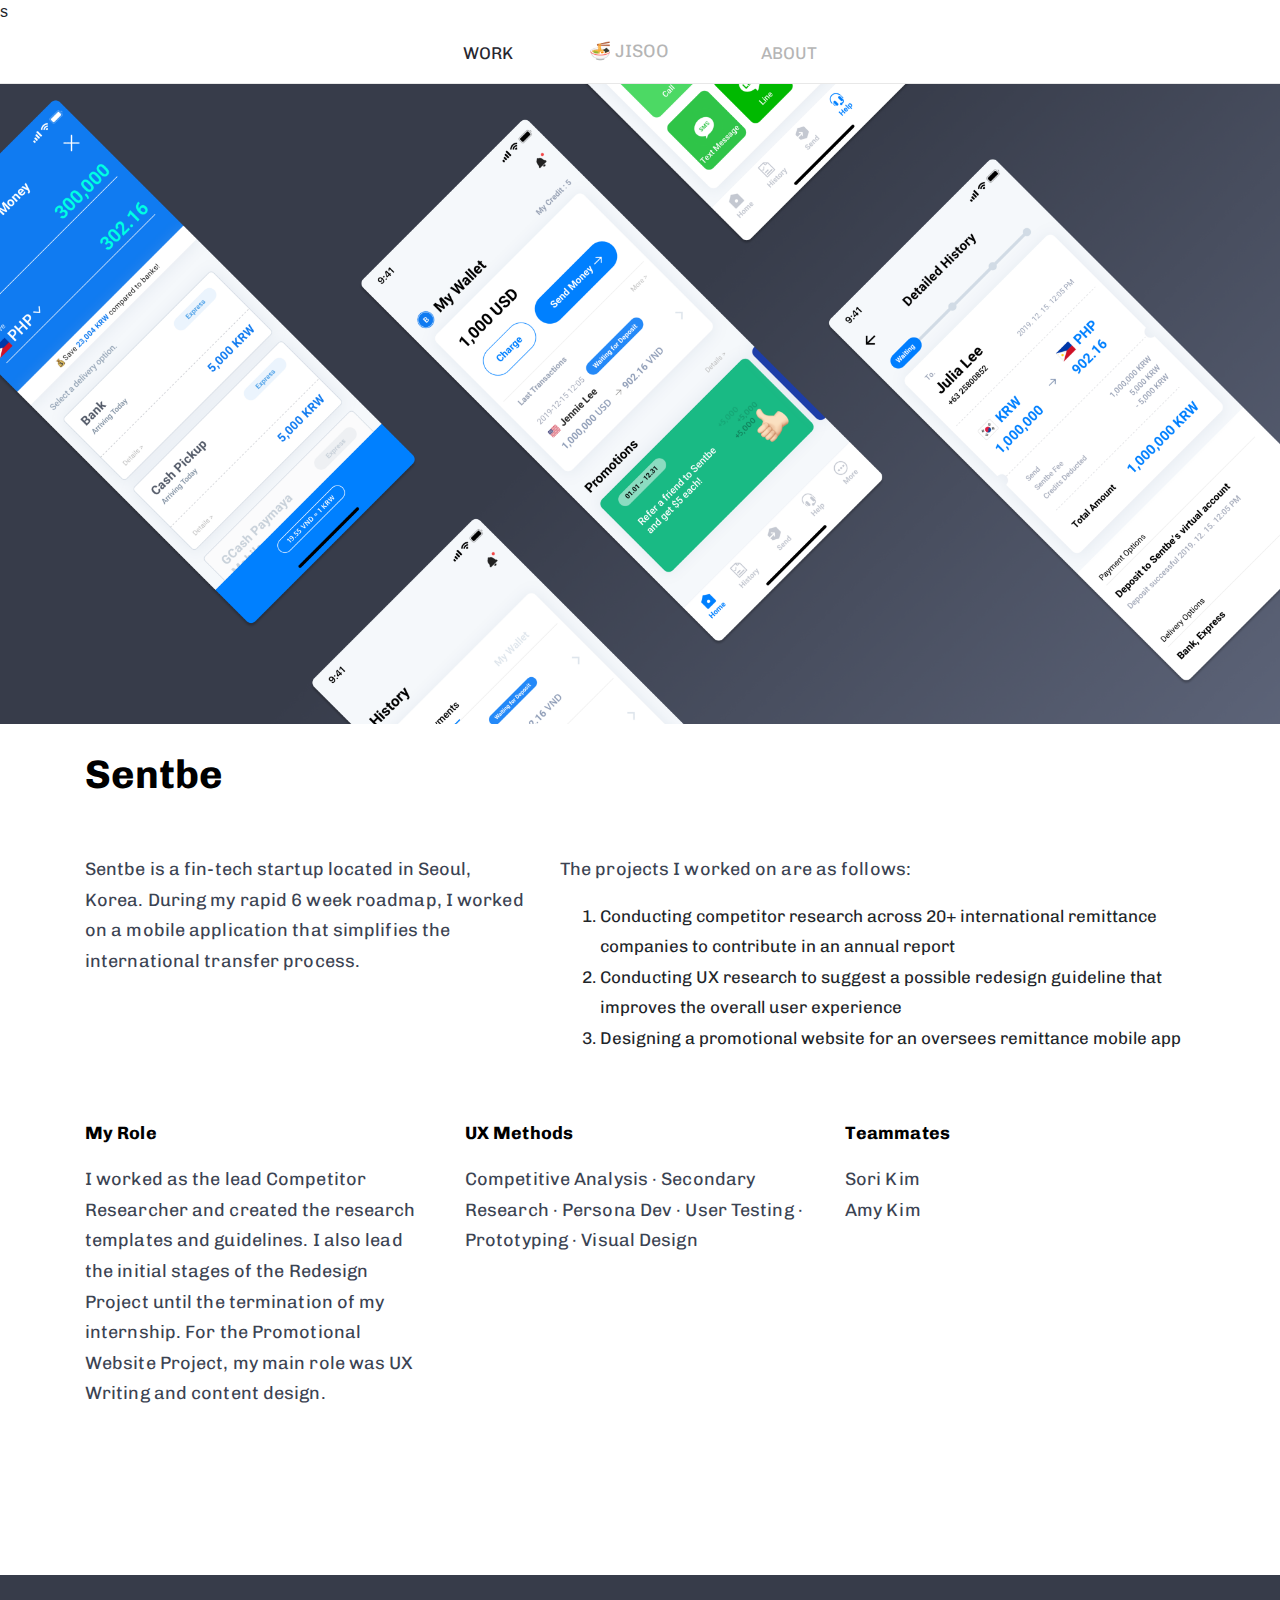
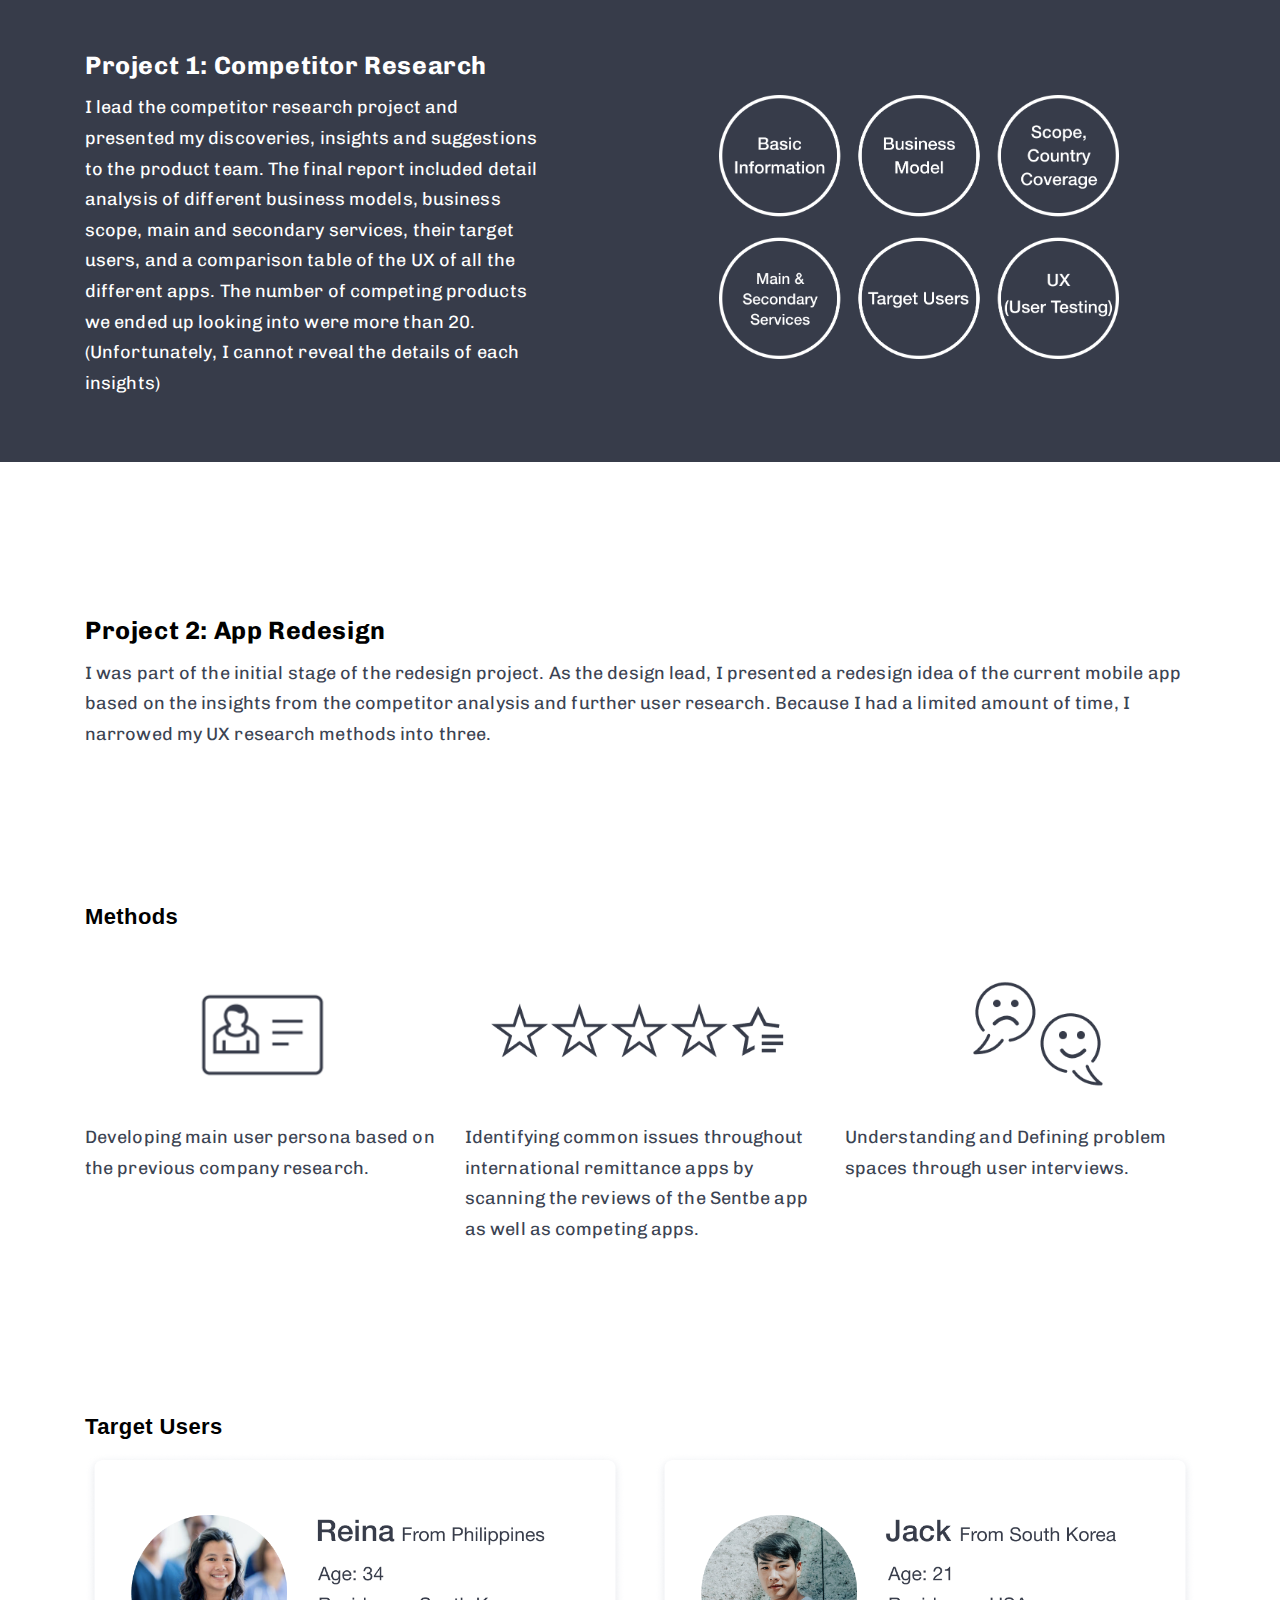
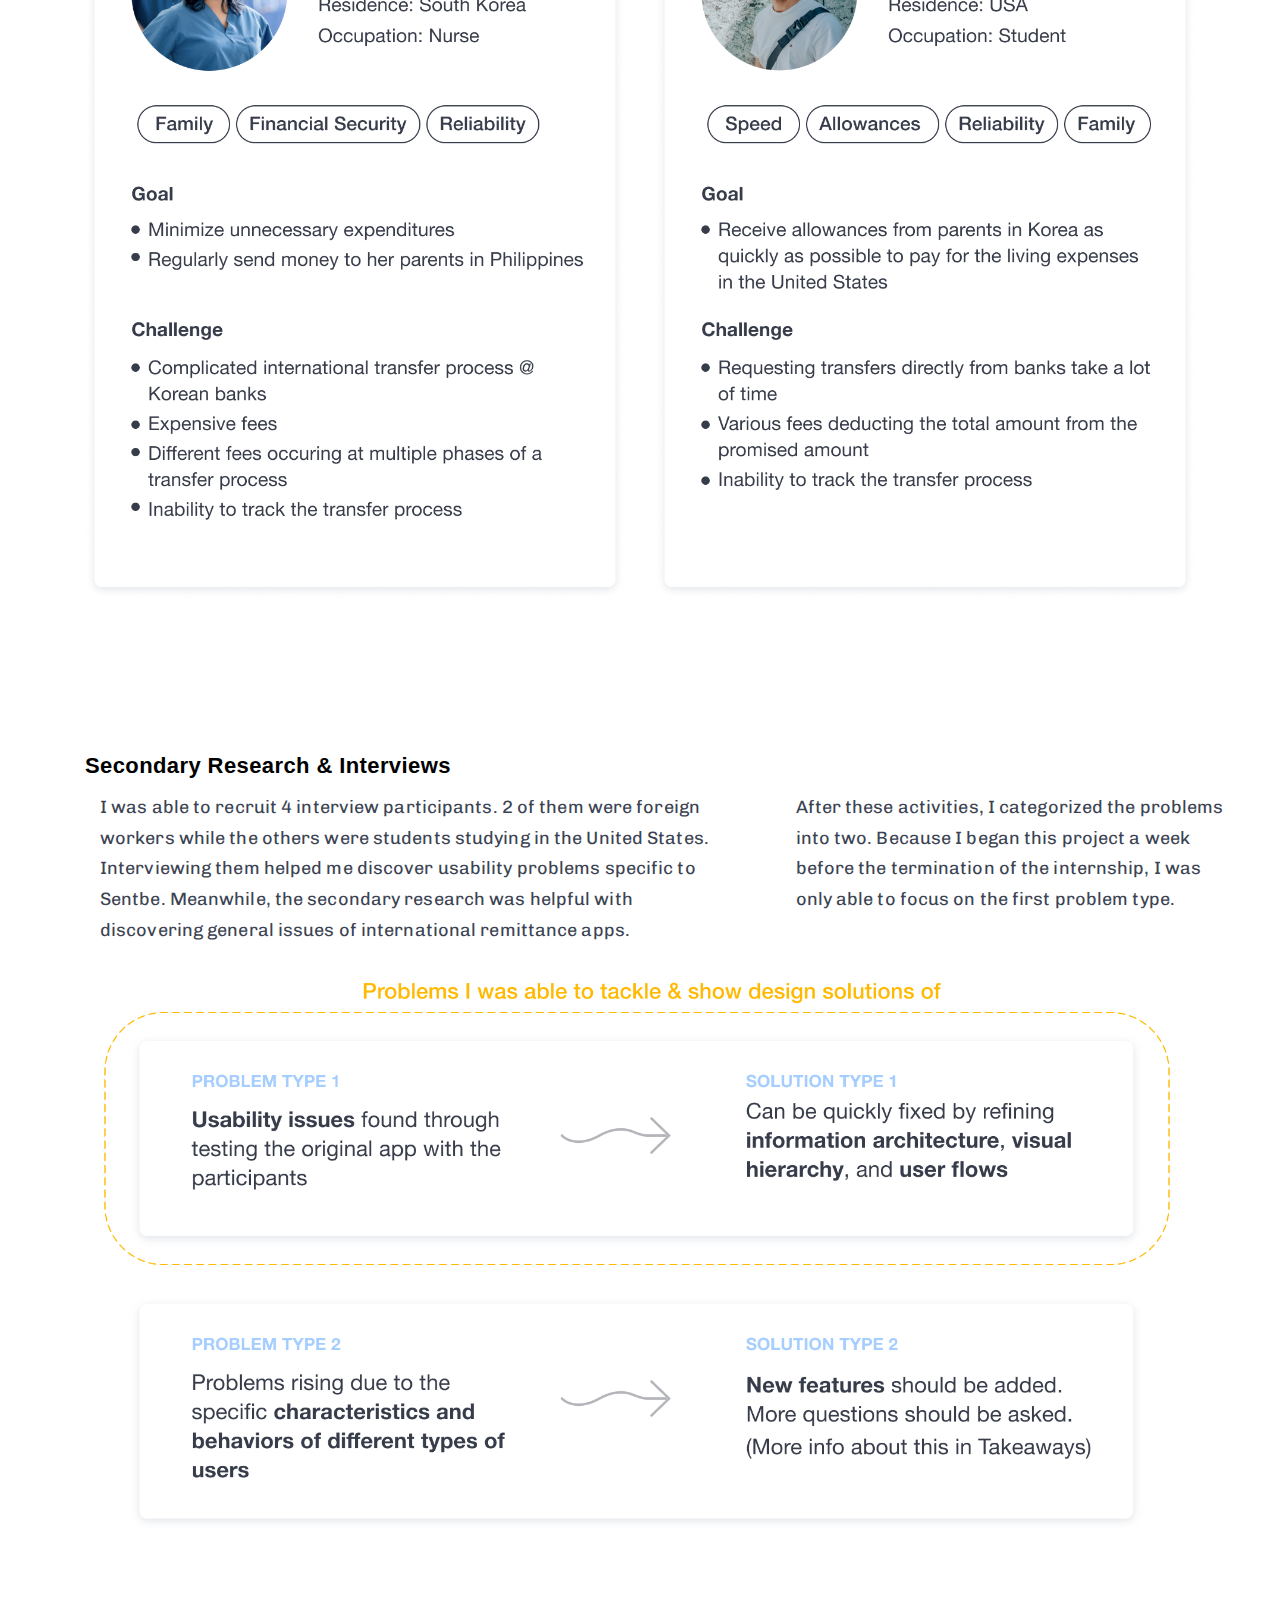
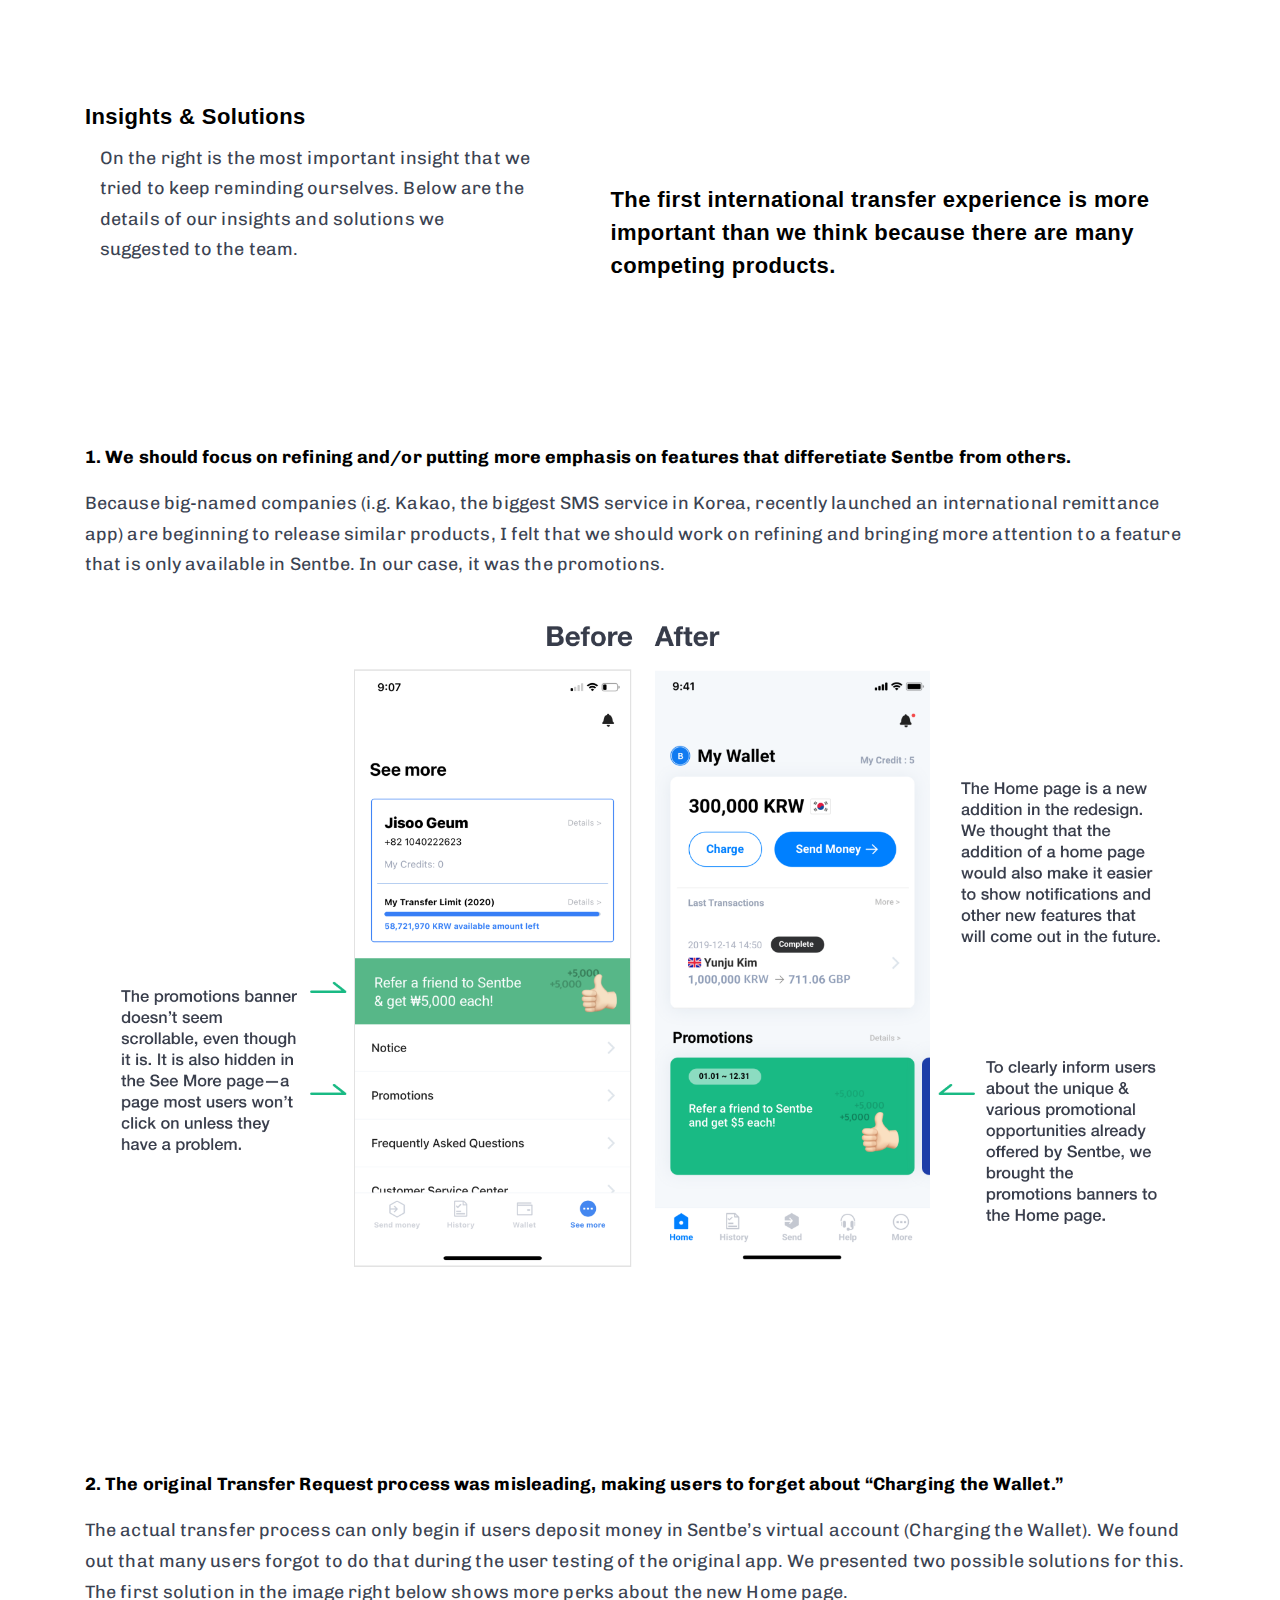
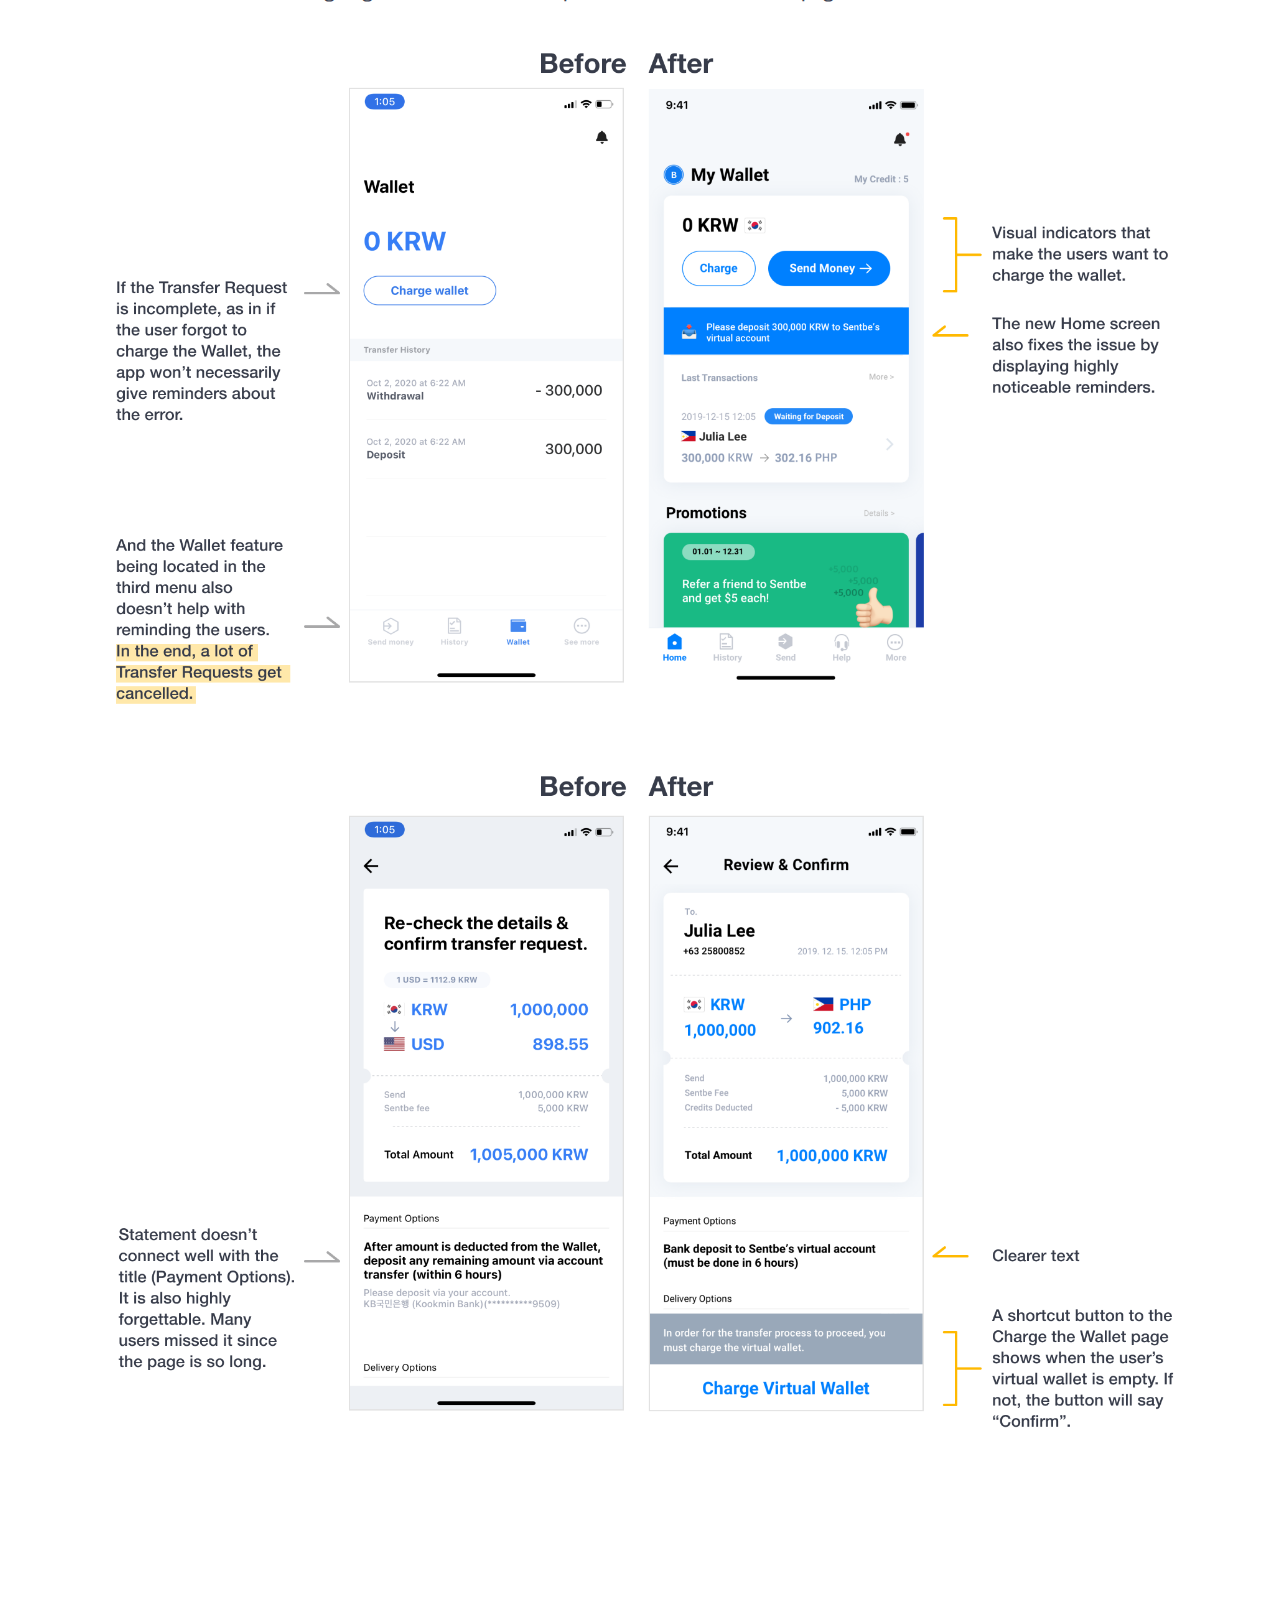
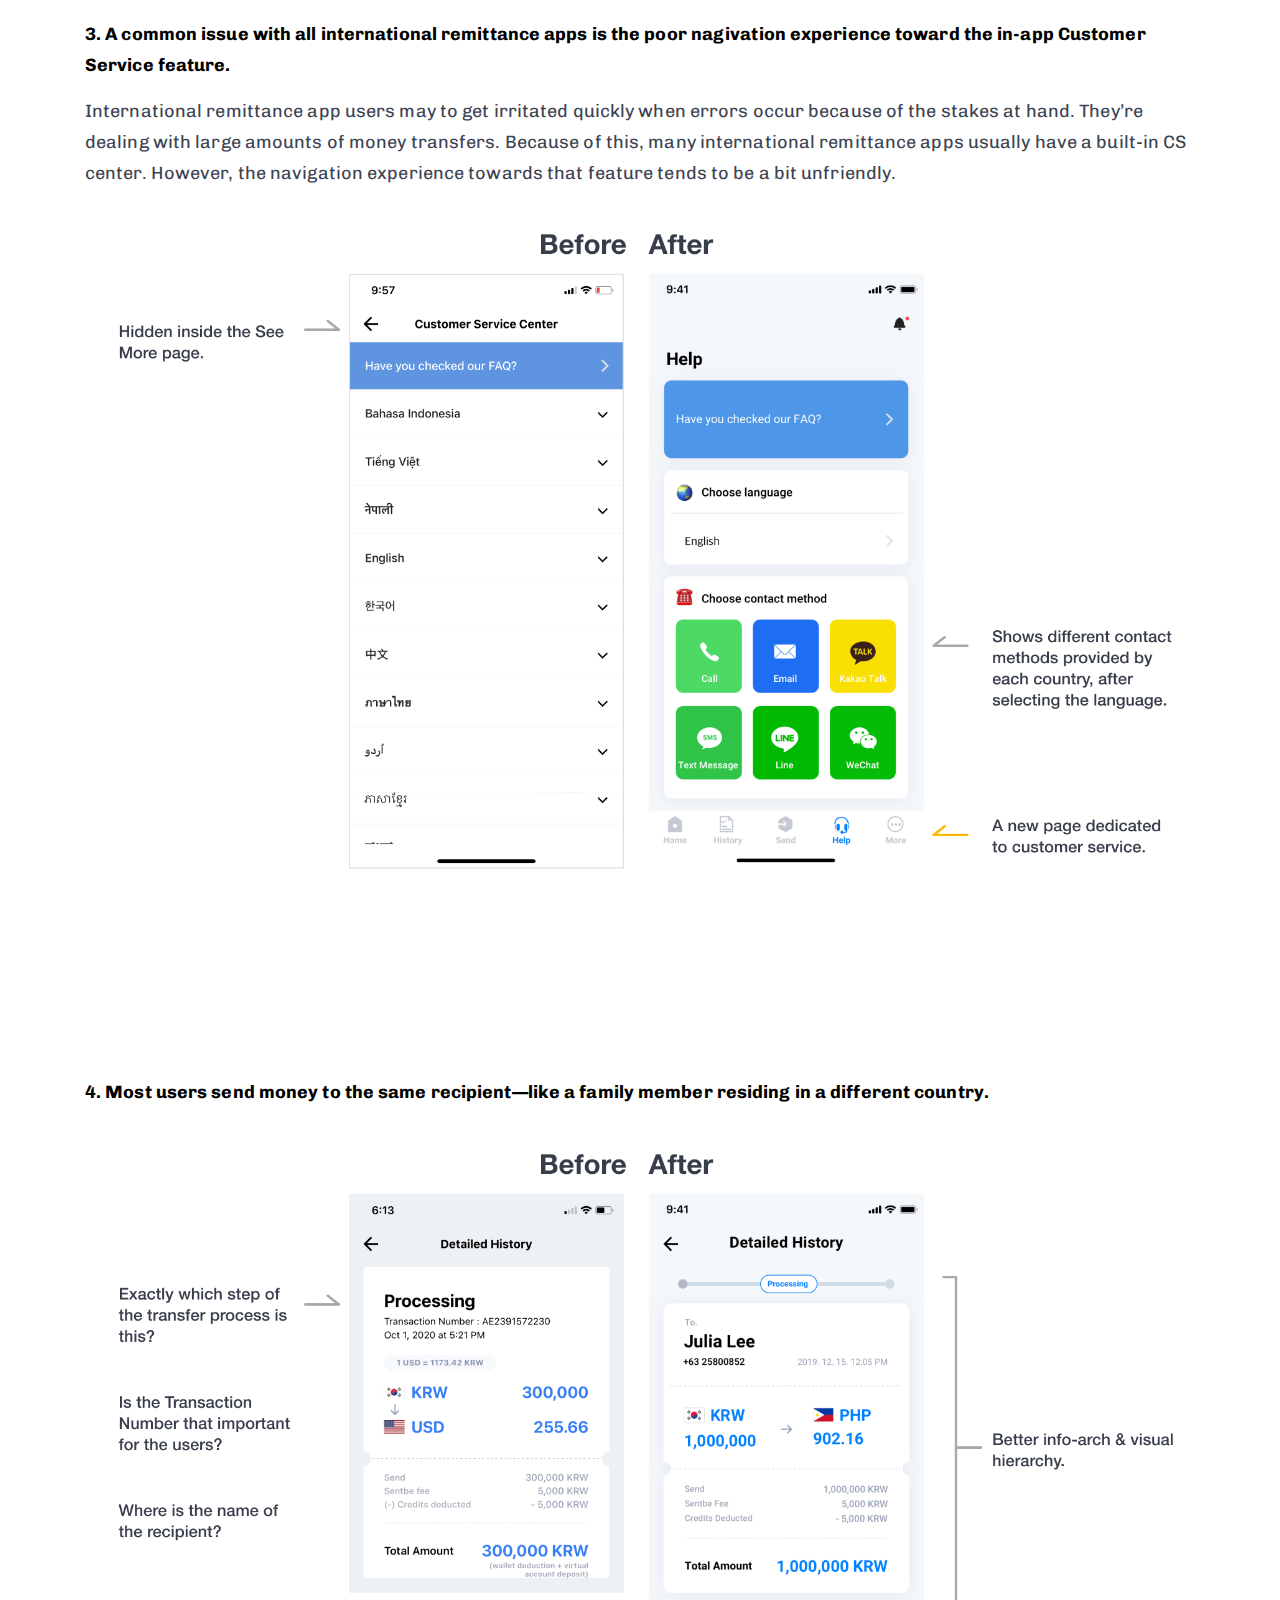
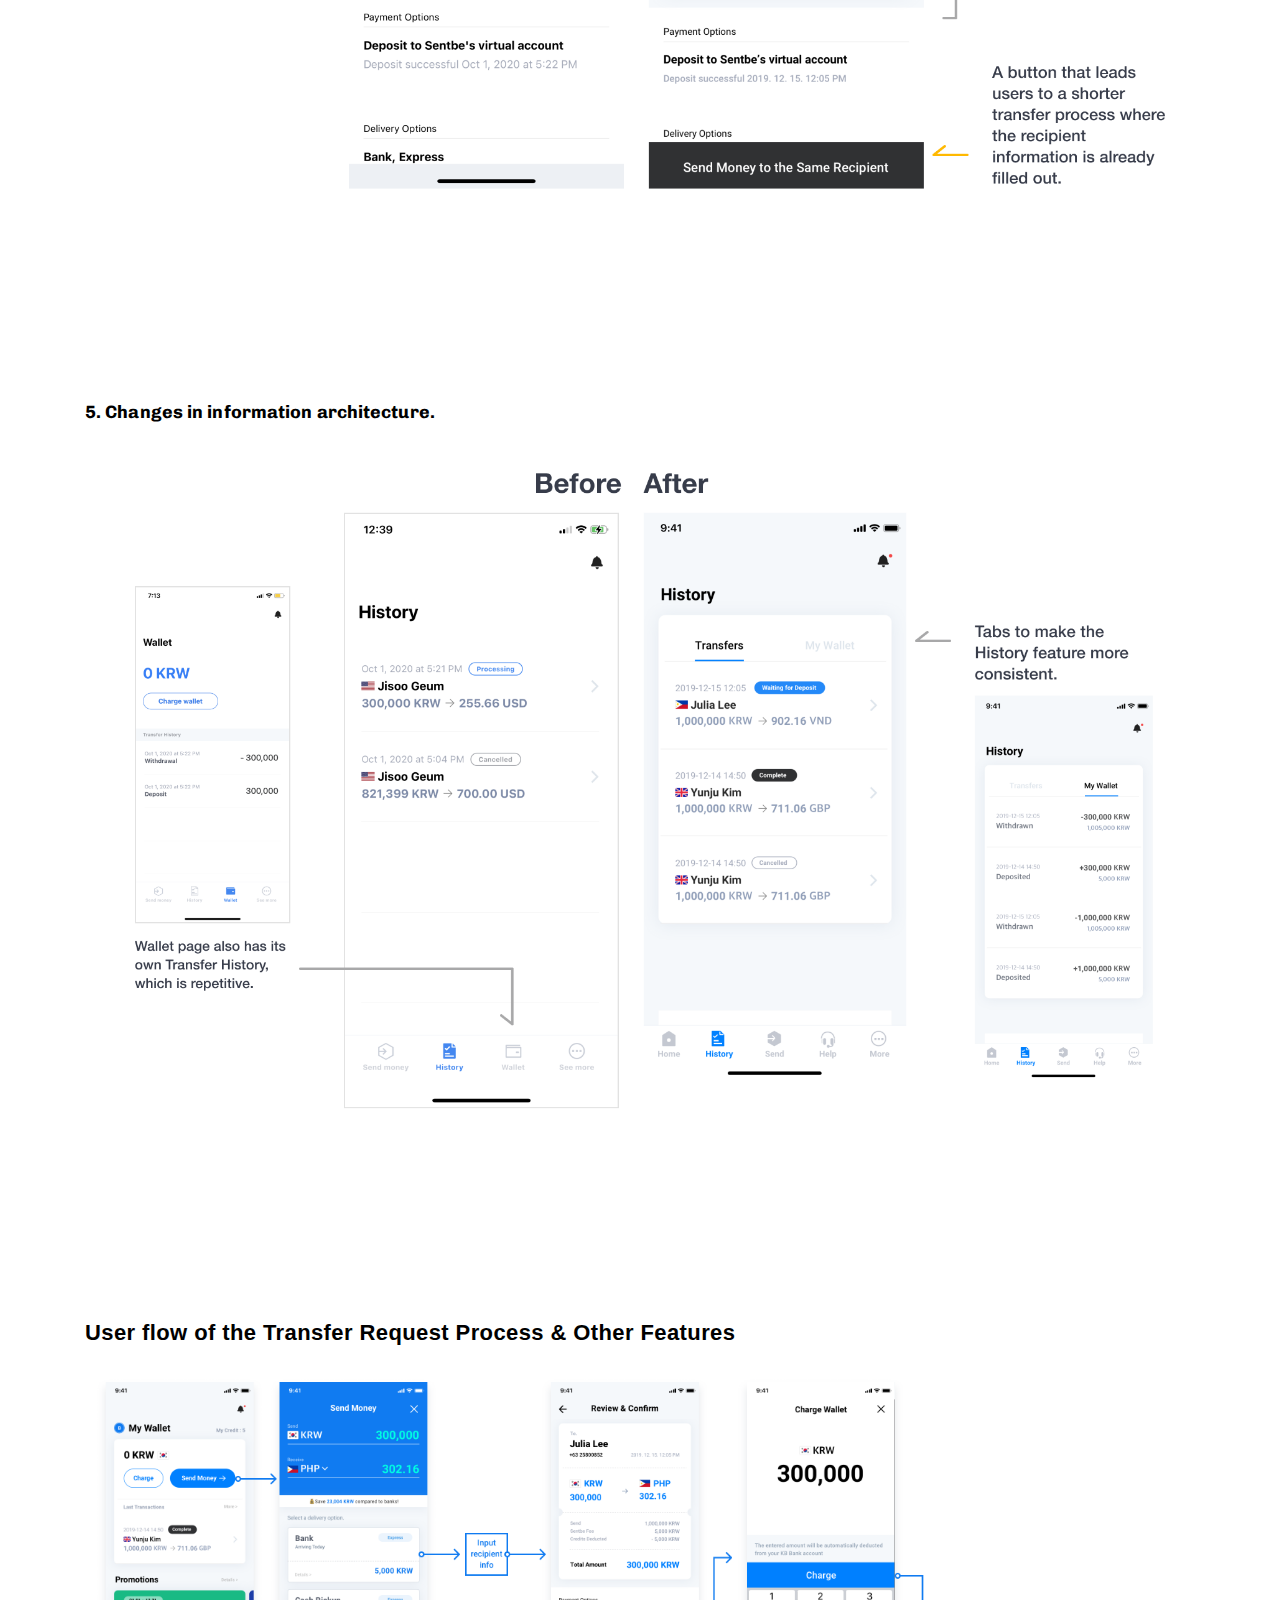
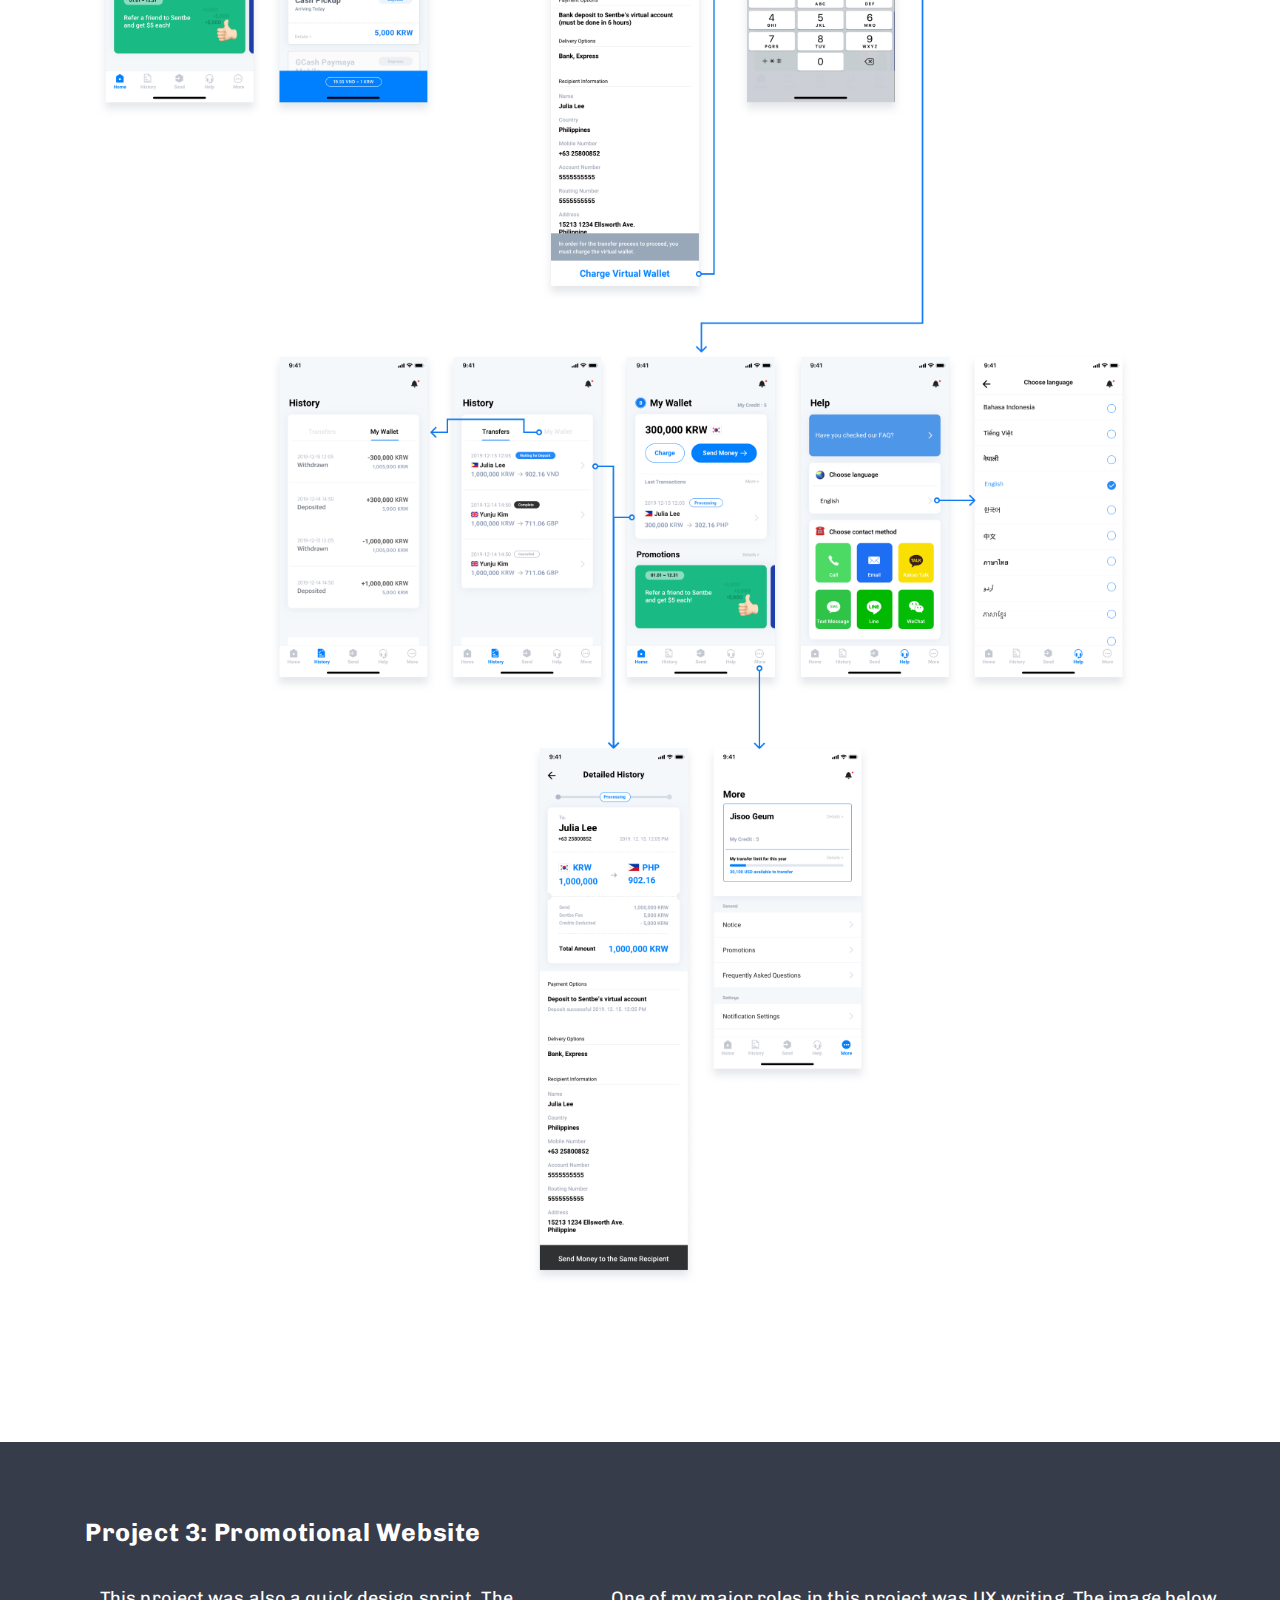
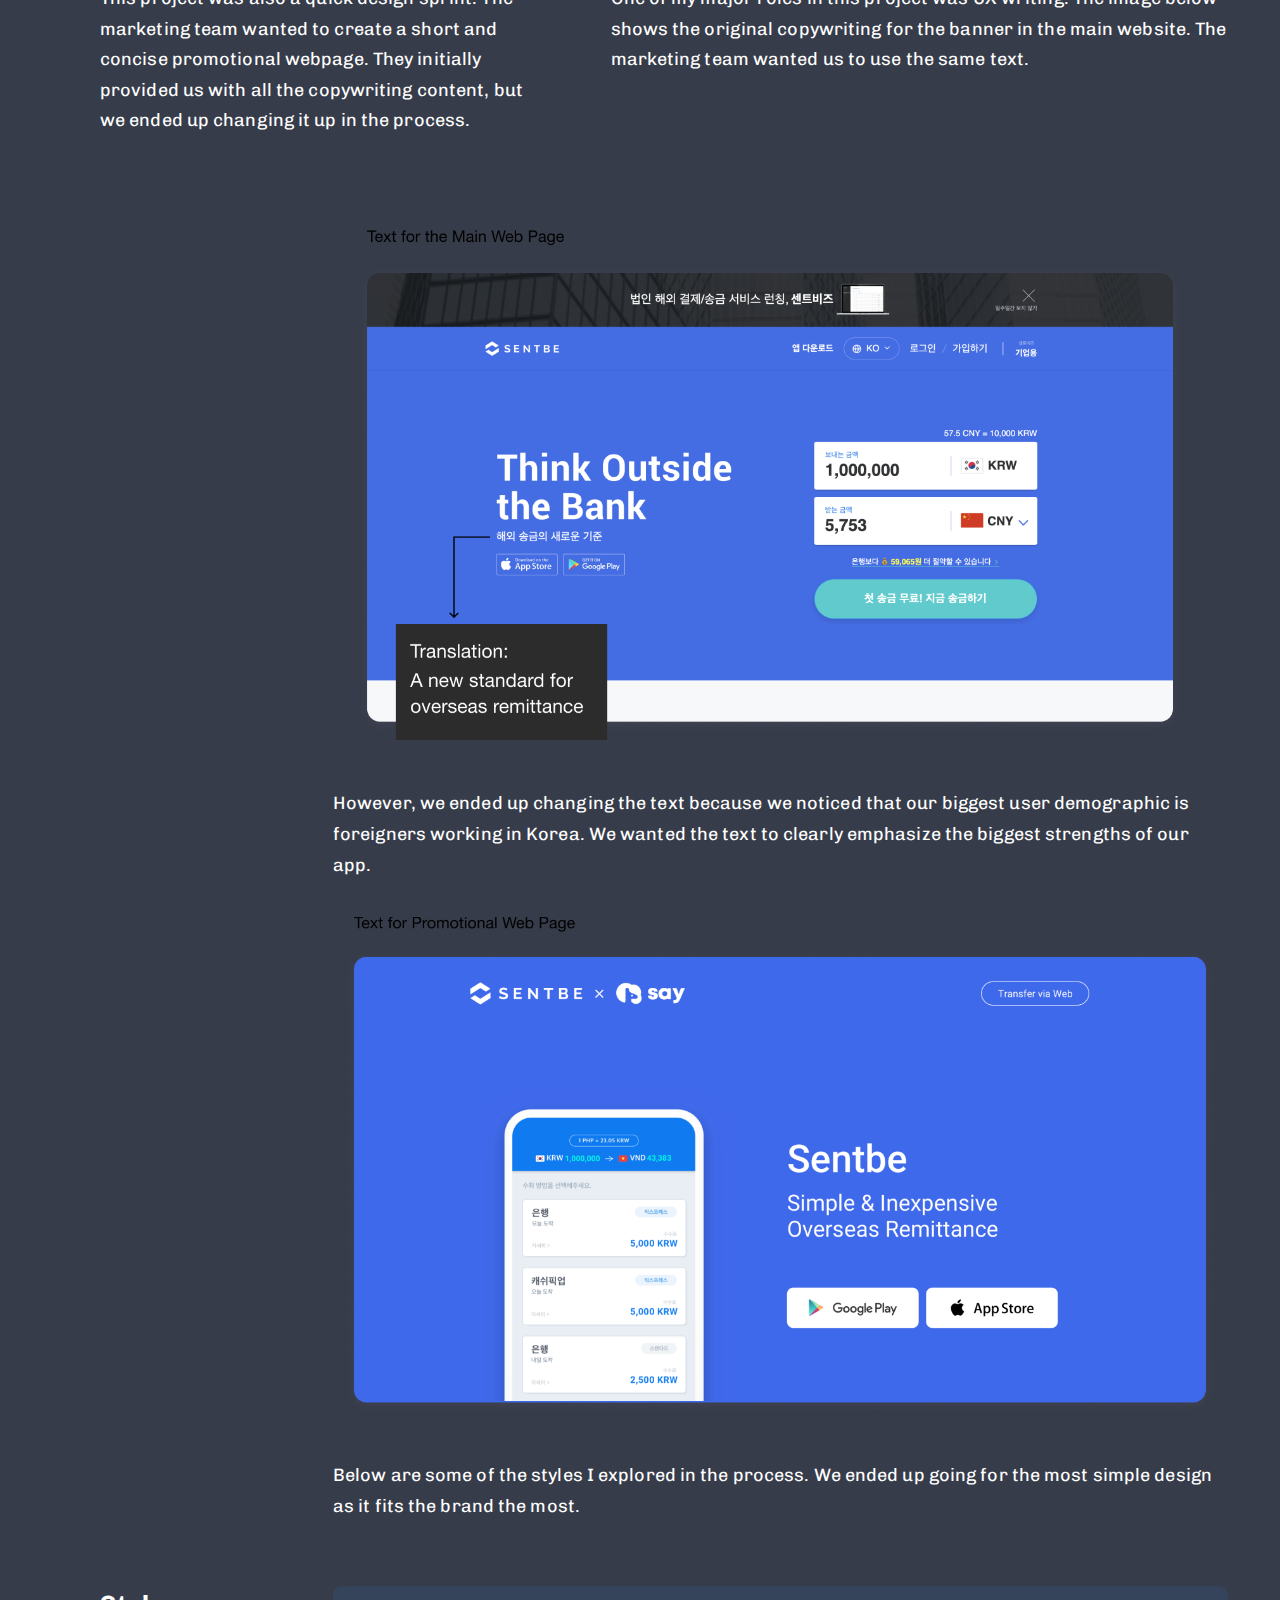
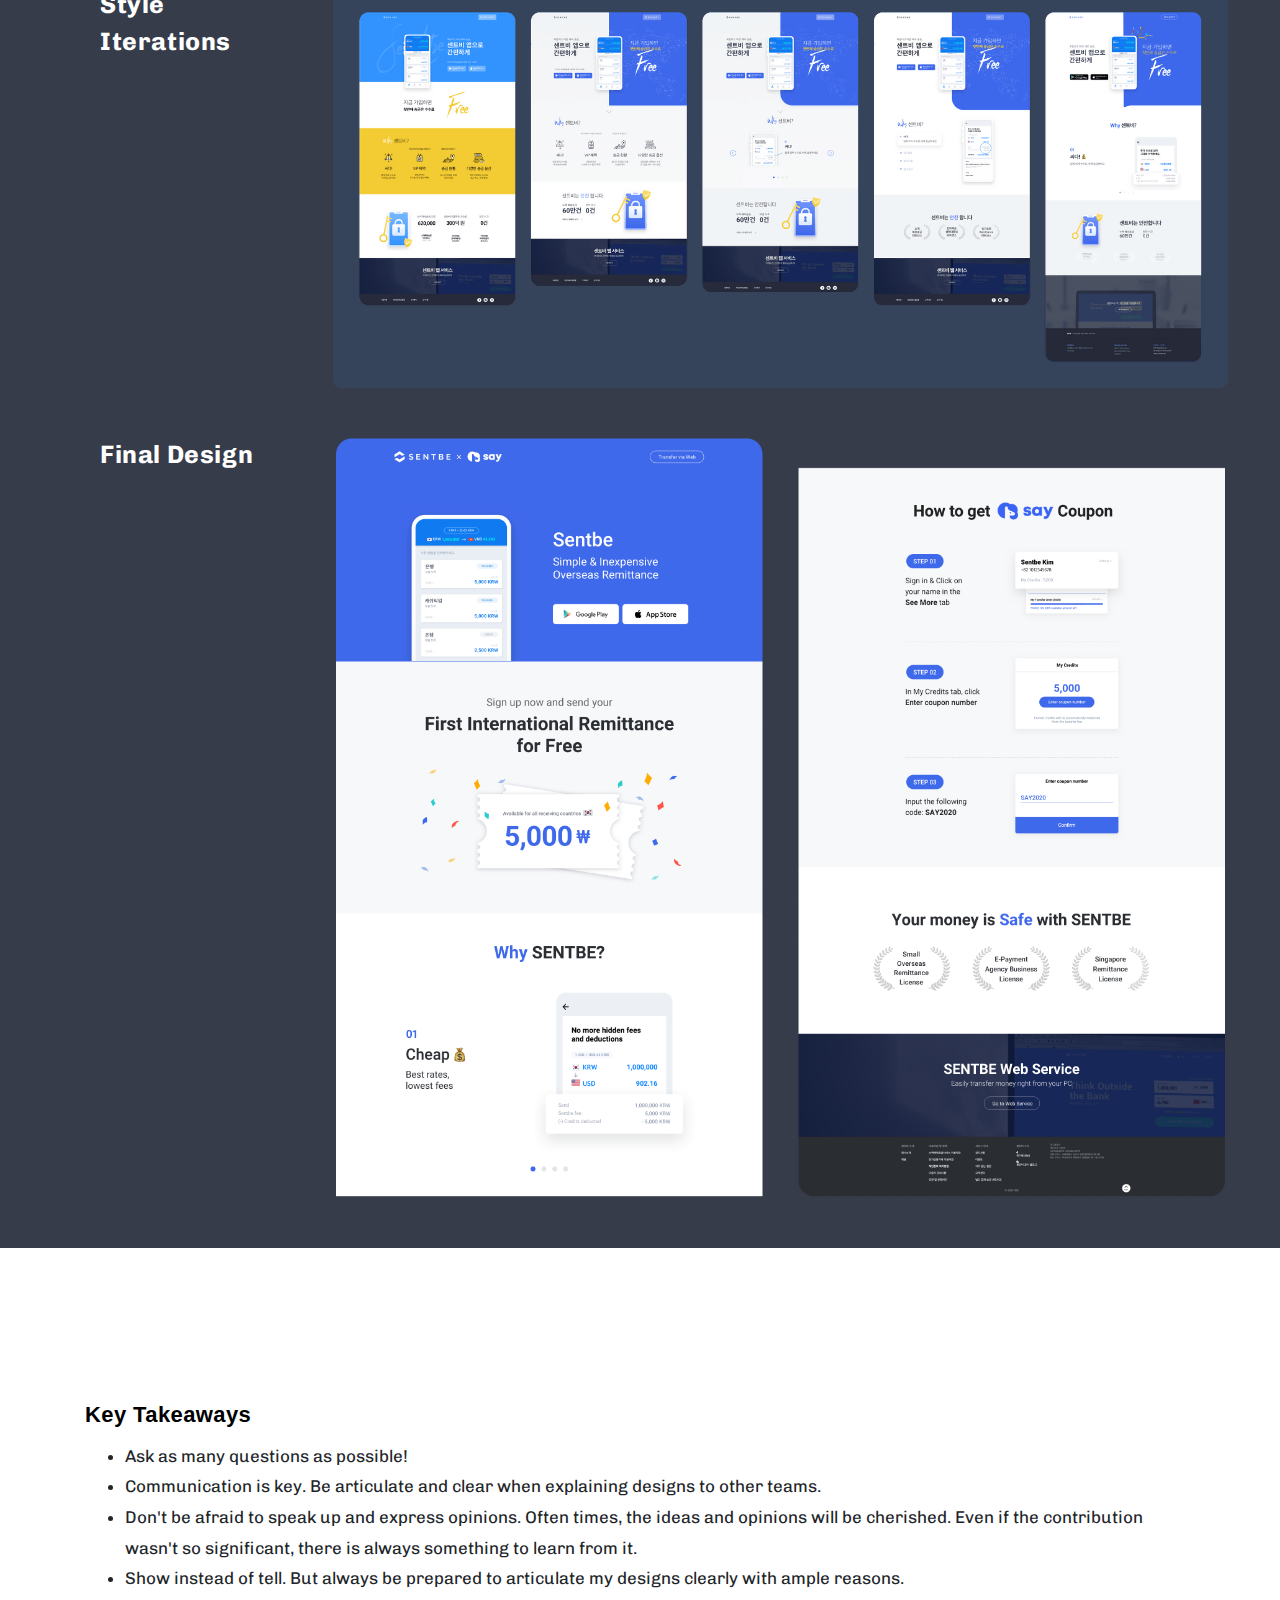
<file: HTML/sentbe.html>
s<!DOCTYPE html>

<html lang="en">
  <head>
    <meta charset="utf-8">
    <meta name="viewport" content="width=device-width, initial-scale=1, shrink-to-fit=no">

    <title>Sentbe</title>
    <!-- Lightbox.css -->
    <link href="../Assets/Javascript/lightbox2-2.11.3/dist/css/lightbox.css" rel="stylesheet" />

    <!-- Chivo font -->
    <link rel="preconnect" href="https://fonts.gstatic.com">
    <link href="https://fonts.googleapis.com/css2?family=Chivo:ital,wght@0,300;0,400;0,700;1,300;1,400;1,700&display=swap" rel="stylesheet">

    <!-- Archivo -->
    <link rel="preconnect" href="https://fonts.gstatic.com">
    <link href="https://fonts.googleapis.com/css2?family=Archivo:ital,wght@0,400;0,500;0,600;0,700;1,400;1,500&display=swap" rel="stylesheet">

    <!-- Main CSS -->
    <link rel="stylesheet" type="text/css" href="../Assets/CSS/main.css">
    <!-- Bootstrap 4.3 CSS -->
    <link rel="stylesheet" href="https://stackpath.bootstrapcdn.com/bootstrap/4.3.1/css/bootstrap.min.css" integrity="sha384-ggOyR0iXCbMQv3Xipma34MD+dH/1fQ784/j6cY/iJTQUOhcWr7x9JvoRxT2MZw1T" crossorigin="anonymous">
  </head>

  <body>
    <!-- Nav Bar -->
    <nav class="navbar navbar-expand-sm navbar-custom navbar-light">
      <!-- <a class="navbar-brand" href="index.html">Jisoo</a> -->
      <button class="navbar-toggler" data-toggle="collapse" data-target="#navbar-menu">
        <span class="navbar-toggler-icon"></span>
      </button>
      <div class="collapse navbar-collapse" id="navbar-menu">
        <ul class="navbar-nav navbar-center ml-auto">
          <li class="nav-item active"><a href="../index.html" class="nav-link">WORK</a></li>
          <li class="nav-item"><a href="../index.html" class="nav-link navbar-brand">🍜 JISOO</a></li>
          <li class="nav-item"><a href="../about.html" class="nav-link">ABOUT</a></li>
        </ul>
      </div>
    </nav>



    <!-- Project Banner Image Section -->
    <section> 
      <img src="../Assets/img_sentbe/sentbe_banner.png" class="img-fluid" id="sentbetop">
    </section>


    <!-- Title -->
    <div class="container">
      <div class="project-title">Sentbe</div>
    </div>


    <!-- Intro Container -->
    <div class="container">
      <!-- Intro Block -->
      <div class="block-custom">
        <!-- Div LR Wrapper -->
        <div class="block-custom-content row mt-5 align-items-center">
          <!-- Div Left -->
          <div class="col-sm-5 align-self-start">
            <p>Sentbe is a fin-tech startup located in Seoul, Korea. During my rapid 6 week roadmap, I worked on a mobile application that simplifies the international transfer process.</p>
          </div> <!-- Div Left Ends -->
          <!-- Div Right -->
          <div class="col-sm-7 align-self-start">
            <p>The projects I worked on are as follows:</p>
            <ol>
              <li>Conducting competitor research across 20+ international remittance companies to contribute in an annual report</li>
              <li>Conducting UX research to suggest a possible redesign guideline that improves the overall user experience</li>
              <li>Designing a promotional website for an oversees remittance mobile app</li>
            </ol>
          </div> <!-- Div Right Ends-->
        </div> <!-- Div LR Wrapper Ends -->
        <!-- Basic info -->
        <div class="row mt-5">
          <div class="col"> 
            <p><b>My Role</b></p>
            <p>I worked as the lead Competitor Researcher and created the research templates and guidelines. I also lead the initial stages of the Redesign Project until the termination of my internship. For the Promotional Website Project, my main role was UX Writing and content design.</p>
          </div>

          <div class="col"> 
            <p><b>UX Methods</b></p>
            <p>Competitive Analysis · Secondary Research · Persona Dev · User Testing · Prototyping · Visual Design</p>
          </div>

          <div class="col"> 
            <p><b>Teammates</b></p>
            <p>Sori Kim</br>Amy Kim</p> 
          </div>
        </div> <!-- Basic info Ends -->
        
      </div> <!-- Intro Block Ends -->
    </div> <!-- Intro Container Ends-->


     <!-- Competitor Research -->
    <section class="pt-4 pb-5 block-custom" style="background-color:#373C4A;">
      <div class="container">
        <!-- Div LR Wrapper -->
        <div class="block-custom-content d-flex flex-column flex-lg-row align-items-center mt-5">
          <!-- Div Left -->
          <div class="col-sm-5 align-self-start mr-5 p-0">
            <h4 class="white-text">Project 1: Competitor Research</h4>
            <p class="white-text">I lead the competitor research project and presented my discoveries, insights and suggestions to the product team. The final report included detail analysis of different business models, business scope, main and secondary services,  their target users, and a comparison table of the UX of all the different apps. The number of competing products we ended up looking into were more than 20.</br>(Unfortunately, I cannot reveal the details of each insights) </p>
          </div> <!-- Div Left Ends -->
          <!-- Div Right -->
          <div class="col-sm-7 align-self-start">
            <img src="../Assets/img_sentbe/companal.png" class="img-fluid mx-auto d-block mt-5" style="max-width:400px;">
          </div> <!-- Div Right Ends-->
        </div> <!-- Div LR Wrapper Ends -->
    </div> <!-- container ends -->
    </section> <!-- Competitor Research Ends -->


    <!-- App Redesign -->
    <div class="container">
      <div class="block-custom">
        <h4 class="mt-5">Project 2: App Redesign</h4>
        <p>I was part of the initial stage of the redesign project. As the design lead, I presented a redesign idea of the current mobile app based on the insights from the competitor analysis and further user research. Because I had a limited amount of time, I narrowed my UX research methods into three.</p>

        <h5 style="margin-top:150px;">Methods</h5>
        <!-- 3 columns -->
        <div class="row">
          <div class="col"> 
            <img src="../Assets/img_sentbe/personaicon.png" class="img-fluid mx-auto d-block">
            <p>Developing main user persona based on the previous company research.</p>
          </div>

          <div class="col"> 
            <img src="../Assets/img_sentbe/reviewicon.png" class="img-fluid mx-auto d-block">
            <p>Identifying common issues throughout international remittance apps by scanning the reviews of the Sentbe app as well as competing apps.</p>
          </div>

          <div class="col"> 
            <img src="../Assets/img_sentbe/interviewicon.png" class="img-fluid mx-auto d-block">
            <p>Understanding and Defining problem spaces through user interviews. </p> 
          </div>
        </div> <!-- 3 columns Ends -->

        <h5 style="margin-top:150px;">Target Users</h5>
        <!-- 2 columns -->
        <div class="row">
          <div class="col"> 
            <a href="../Assets/img_sentbe/reina.png" data-lightbox="persona" data-title="Click the right half of the image to move forward."><img src="../Assets/img_sentbe/reina.png" class="img-fluid lightbox-hover"></a>
          </div>

          <div class="col"> 
            <a href="../Assets/img_sentbe/jack.png" data-lightbox="persona" data-title="Click the right half of the image to move forward."><img src="../Assets/img_sentbe/jack.png" class="img-fluid lightbox-hover"></a>
          </div>
        </div> <!-- 2 columns Ends -->

        <h5 style="margin-top:150px;">Secondary Research & Interviews</h5>
        <!-- Div LR Wrapper -->
        <div class="block-custom-content d-flex flex-column flex-lg-row align-items-center">
          <!-- Div Left -->
          <div class="col-sm-7 align-self-start mr-5">
            <p>I was able to recruit 4 interview participants. 2 of them were foreign workers while the others were students studying in the United States. Interviewing them helped me discover usability problems specific to Sentbe. Meanwhile, the secondary research was helpful with discovering general issues of international remittance apps. </p>
          </div> <!-- Div Left Ends -->
          <!-- Div Right -->
          <div class="col-sm-5 align-self-start">
            <p>After these activities, I categorized the problems into two. Because I began this project a week before the termination of the internship, I was only able to focus on the first problem type. </p>
          </div> <!-- Div Right Ends-->
        </div> <!-- Div LR Wrapper Ends -->
        <img src="../Assets/img_sentbe/2typesofproblem.png" class="img-fluid mx-auto d-block">


        <h5 style="margin-top:150px;">Insights & Solutions</h5>
        <!-- Div LR Wrapper -->
        <div class="block-custom-content d-flex flex-column flex-lg-row align-items-center">
          <!-- Div Left -->
          <div class="col-sm-5 align-self-start mr-5">
            <p>On the right is the most important insight that we tried to keep reminding ourselves. Below are the details of our insights and solutions we suggested to the team.</p>
          </div> <!-- Div Left Ends -->
          <!-- Div Right -->
          <div class="col-sm-7 align-self-start">
            <h5>The first international transfer experience is more important than we think because there are many competing products.</h5>
          </div> <!-- Div Right Ends-->
        </div> <!-- Div LR Wrapper Ends -->

        <!-- Detail Insights + Solutions -->
        <p style="margin-top:150px;"><b>1. We should focus on refining and/or putting more emphasis on features that differetiate Sentbe from others.</b></p>
        <p>Because big-named companies (i.g. Kakao, the biggest SMS service in Korea, recently launched an international remittance app) are beginning to release similar products, I felt that we should work on refining and bringing more attention to a feature that is only available in Sentbe. In our case, it was the promotions. </p>
        <a href="../Assets/img_sentbe/is1.png" data-lightbox="insightssolutions" data-title="Click the right half of the image to move forward."><img src="../Assets/img_sentbe/is1.png" class="img-fluid lightbox-hover"></a>

        <p style="margin-top:150px;"><b>2. The original Transfer Request process was misleading, making users to forget about “Charging the Wallet.”</b></p>
        <p>The actual transfer process can only begin if users deposit money in Sentbe’s virtual account (Charging the Wallet). We found out that many users forgot to do that during the user testing of the original app. We presented two possible solutions for this. The first solution in the image right below shows more perks about the new Home page. </p>
        <a href="../Assets/img_sentbe/is2.1.png" data-lightbox="insightssolutions" data-title="Click the right half of the image to move forward."><img src="../Assets/img_sentbe/is2.1.png" class="img-fluid lightbox-hover"></a>
        <a href="../Assets/img_sentbe/is2.2.png" data-lightbox="insightssolutions" data-title="Click the right half of the image to move forward."><img src="../Assets/img_sentbe/is2.2.png" class="img-fluid lightbox-hover"></a>

        <p style="margin-top:150px;"><b>3. A common issue with all international remittance apps is the poor nagivation experience toward the in-app Customer Service feature.</b></p>
        <p>International remittance app users may to get irritated quickly when errors occur because of the stakes at hand. They’re dealing with large amounts of money transfers. Because of this, many international remittance apps usually have a built-in CS center. However, the navigation experience towards that feature tends to be a bit unfriendly.</p>
        <a href="../Assets/img_sentbe/is3.png" data-lightbox="insightssolutions" data-title="Click the right half of the image to move forward."><img src="../Assets/img_sentbe/is3.png" class="img-fluid lightbox-hover"></a>

        <p style="margin-top:150px;"><b>4. Most users send money to the same recipient—like a family member residing in a different country. </b></p>
        <a href="../Assets/img_sentbe/is4.png" data-lightbox="insightssolutions" data-title="Click the right half of the image to move forward."><img src="../Assets/img_sentbe/is4.png" class="img-fluid lightbox-hover"></a>

        <p style="margin-top:150px;"><b>5. Changes in information architecture.</b></p>
        <a href="../Assets/img_sentbe/is5.png" data-lightbox="insightssolutions" data-title="Click the right half of the image to move forward."><img src="../Assets/img_sentbe/is5.png" class="img-fluid lightbox-hover"></a>


        <h5 style="margin-top:150px;">User flow of the Transfer Request Process & Other Features</h5>
        <img src="../Assets/img_sentbe/userflow.png" class="img-fluid mx-auto d-block">

      </div>
    </div> <!-- App Redesign  Ends -->


    <!-- Promotional Website -->
    <section class="pt-4 pb-5 block-custom" style="background-color:#373C4A;">
      <div class="container">

        <h4 class="white-text mt-5">Project 3: Promotional Website</h4>
        <!-- Div LR Wrapper (Brief) -->
        <div class="block-custom-content d-flex flex-column flex-lg-row align-items-center">
          <!-- Div Left -->
          <div class="col-sm-5 align-self-start mr-5">
            <p class="white-text mt-4">This project was also a quick design sprint. The marketing team wanted to create a short and concise promotional webpage. They initially provided us with all the copywriting content, but we ended up changing it up in the process.</p>
          </div> <!-- Div Left Ends -->
          <!-- Div Right -->
          <div class="col-sm-7 align-self-start">
            <p class="white-text mt-4">One of my major roles in this project was UX writing. The image below shows the original copywriting for the banner in the main website. The marketing team wanted us to use the same text.</p>
          </div> <!-- Div Right Ends-->
        </div> <!-- Div LR Wrapper Ends -->

        <!-- Div LR Wrapper 2 -->
        <div class="block-custom-content d-flex flex-column flex-lg-row align-items-center mt-5">
          <!-- Div Left -->
          <div class="col-sm-2 align-self-start mr-5">
            
          </div> <!-- Div Left Ends -->
          <!-- Div Right -->
          <div class="col-sm-10 align-self-start">
            
            <img src="../Assets/img_sentbe/originalbanner.png" alt="Original Banner" class="img-fluid">
            <p class="white-text mt-4">However, we ended up changing the text because we noticed that our biggest user demographic is foreigners working in Korea. We wanted the text to clearly emphasize the biggest strengths of our app.</p>
            <img src="../Assets/img_sentbe/newbanner.png" alt="New Banner" class="img-fluid">
            
            <p class="white-text mt-4">Below are some of the styles I explored in the process. We ended up going for the most simple design as it fits the brand the most.</p>
          </div> <!-- Div Right Ends-->
        </div> <!-- Div LR Wrapper 2 Ends -->

        <!-- Div LR Wrapper (Style Iterations) -->
        <div class="block-custom-content d-flex flex-column flex-lg-row align-items-center mt-5">
          <!-- Div Left -->
          <div class="col-sm-2 align-self-start mr-5">
            <h4 class="white-text">Style Iterations</h4>
          </div> <!-- Div Left Ends -->
          <!-- Div Right -->
          <div class="col-sm-10 align-self-start">
            <a href="../Assets/img_sentbe/styleiterations.png" data-lightbox="styleiterations"><img src="../Assets/img_sentbe/styleiterations.png" alt="Style Iterations" class="img-fluid lightbox-hover"></a>
          </div> <!-- Div Right Ends-->
        </div> <!-- Div LR Wrapper (Style Iterations) Ends -->

        <!-- Div LR Wrapper (Final Design) -->
        <div class="block-custom-content d-flex flex-column flex-lg-row align-items-center mt-5">
          <!-- Div Left -->
          <div class="col-sm-2 align-self-start mr-5">
            <h4 class="white-text">Final Design</h4>
          </div> <!-- Div Left Ends -->
          <!-- Div Right -->
          <div class="col-sm-10 align-self-start">
            <a href="../Assets/img_sentbe/finaldesignpromo.png" data-lightbox="finaldesignpromo"><img src="../Assets/img_sentbe/finaldesignpromo.png" alt="Final Design" class="img-fluid lightbox-hover"></a>
          </div> <!-- Div Right Ends-->
        </div> <!-- Div LR Wrapper (Final Design) Ends -->
      </div> <!-- container ends -->
    </section> <!-- Promotional Website Ends -->


    <!-- Key Takeaways! -->
    <div class="container">
      <div class="block-custom">
        <h5>Key Takeaways</h5>
        <ul>
          <li>Ask as many questions as possible!</li>
          <li>Communication is key. Be articulate and clear when explaining designs to other teams.</li>
          <li>Don't be afraid to speak up and express opinions. Often times, the ideas and opinions will be cherished. Even if the contribution wasn't so significant, there is always something to learn from it.</li>
          <li>Show instead of tell. But always be prepared to articulate my designs clearly with ample reasons.</li>
        </ul>
      </div>

      <!-- Back to top -->
      <div class="backtotop">
        <a href = "#sentbetop" class="floathover" class="floathover"> 
          <span class="jump-button">Back to top ^</span>
        </a>
      </div>

    </div> <!-- Key Takeaways! Container Ends -->



    <!-- Related Projects -->
    <div class="container mb-5">
      <h4 class="mb-4">Related Projects</h4>

      <div class="card-deck">

        <div class="card">
          <a href="artie.html">
            <div class="darken">
              <img class="card-img-top" src="../Assets/img_home/artie_tn.png" alt="Card image" style="opacity: 0.5;border-radius: 8px;">
            </div>
            <div class="card-img-overlay">
              <h4 class="card-title white-text">Artie</h4>
              <p class="white-text">Case study for public art & civic engagement</p>
            </div>
          </a>
        </div>

        <div class="card">
          <a href="colleeg.html">
            <div class="darken">
              <img class="card-img-top" src="../Assets/img_home/colleeg_tn.png" alt="Card image" style="opacity: 0.5;border-radius: 8px;">
            </div>
            <div class="card-img-overlay">
              <h4 class="card-title white-text">Colleeg</h4>
              <p class="white-text">Connecting high schoolers with college students</p>
            </div>
          </a>
        </div>
      </div>

    </div> <!-- Related Projects Ends-->




    <!-- Footer -->
    <footer class="page-footer footer-custom">
        <p class="text-center py-3">Developed by Jisoo :)</p>  
    </footer> <!-- Footer Ends -->

    <!-- Bootstrap 4.3 Javascript-->
    <script src="https://code.jquery.com/jquery-3.3.1.slim.min.js" integrity="sha384-q8i/X+965DzO0rT7abK41JStQIAqVgRVzpbzo5smXKp4YfRvH+8abtTE1Pi6jizo" crossorigin="anonymous"></script>
  <script src="https://cdnjs.cloudflare.com/ajax/libs/popper.js/1.14.7/umd/popper.min.js" integrity="sha384-UO2eT0CpHqdSJQ6hJty5KVphtPhzWj9WO1clHTMGa3JDZwrnQq4sF86dIHNDz0W1" crossorigin="anonymous"></script>
  <script src="https://stackpath.bootstrapcdn.com/bootstrap/4.3.1/js/bootstrap.min.js" integrity="sha384-JjSmVgyd0p3pXB1rRibZUAYoIIy6OrQ6VrjIEaFf/nJGzIxFDsf4x0xIM+B07jRM" crossorigin="anonymous"></script>
  <!-- Lightbox.js -->
  <script src="../Assets/Javascript/lightbox2-2.11.3/dist/js/lightbox-plus-jquery.js"></script>
  <script src="../Assets/Javascript/lightbox2-2.11.3/dist/js/lightbox.js"></script>
  
  </body>
</html>
</file>
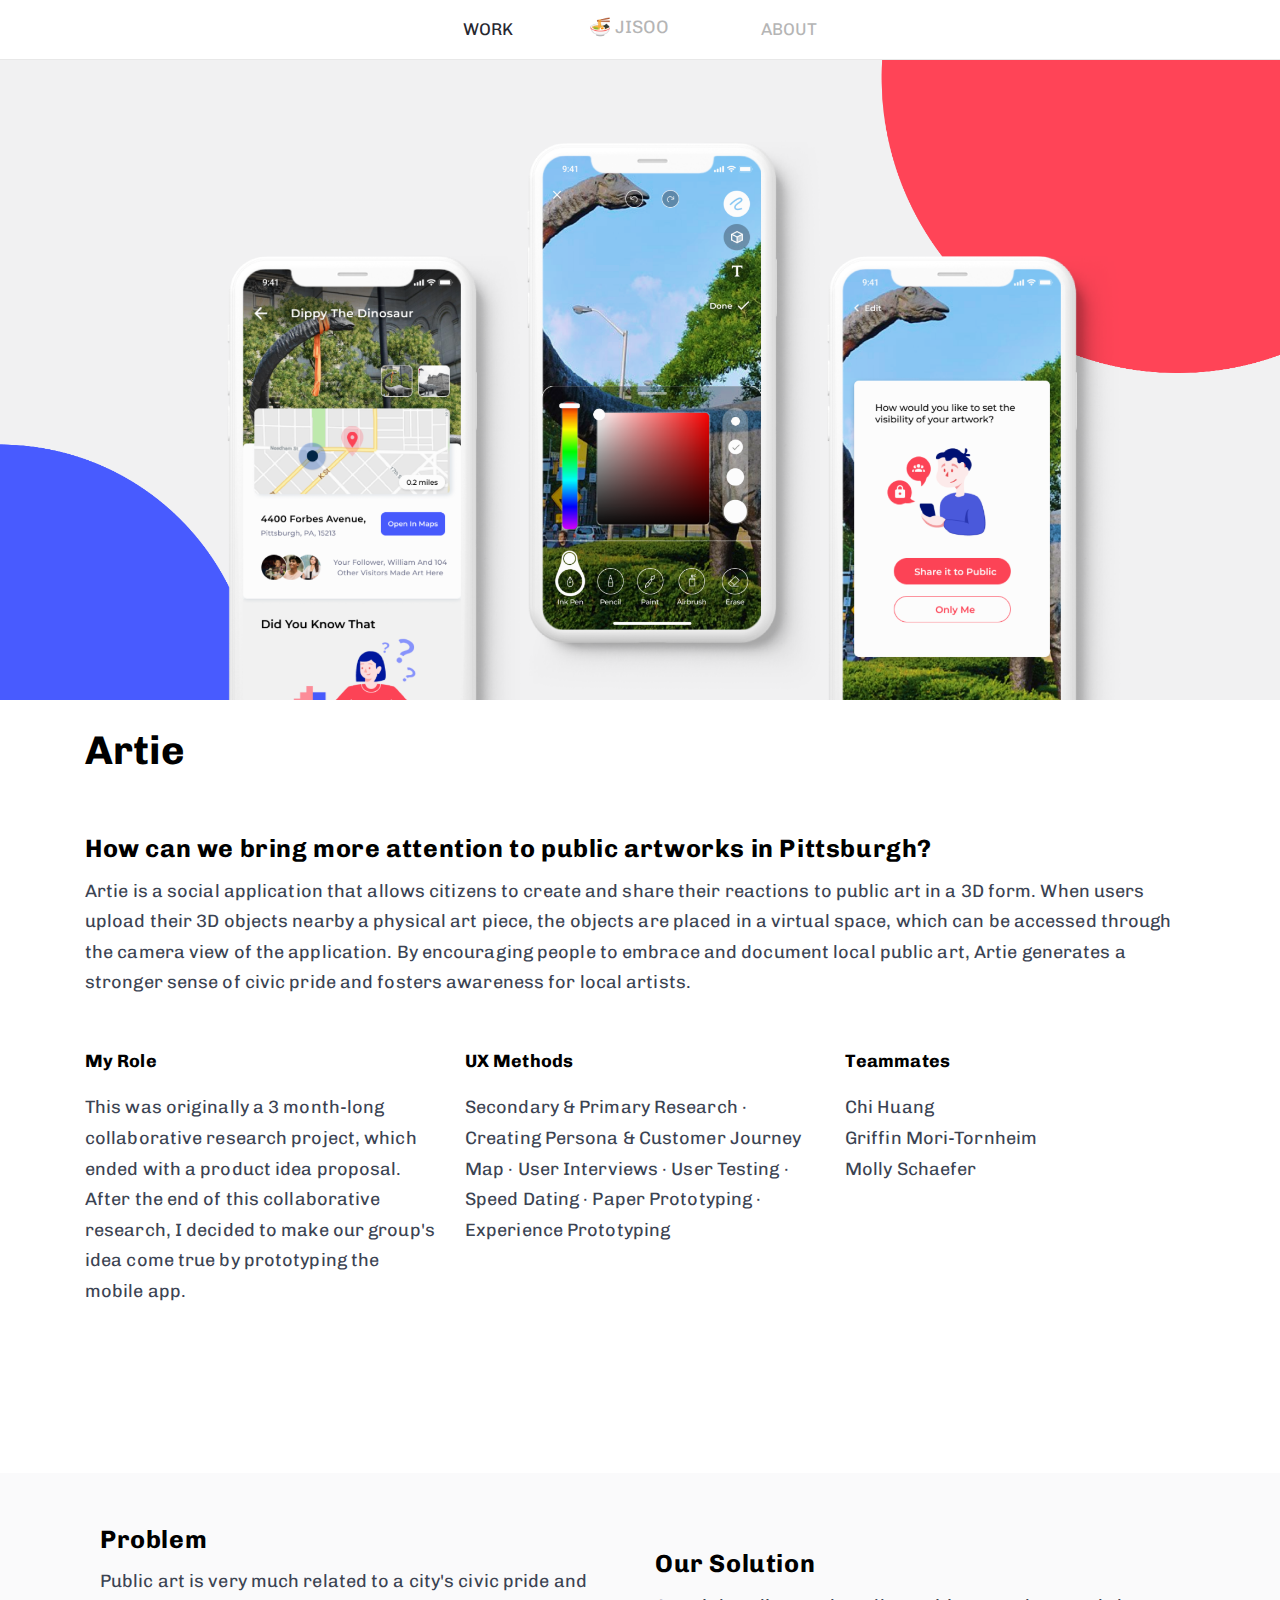
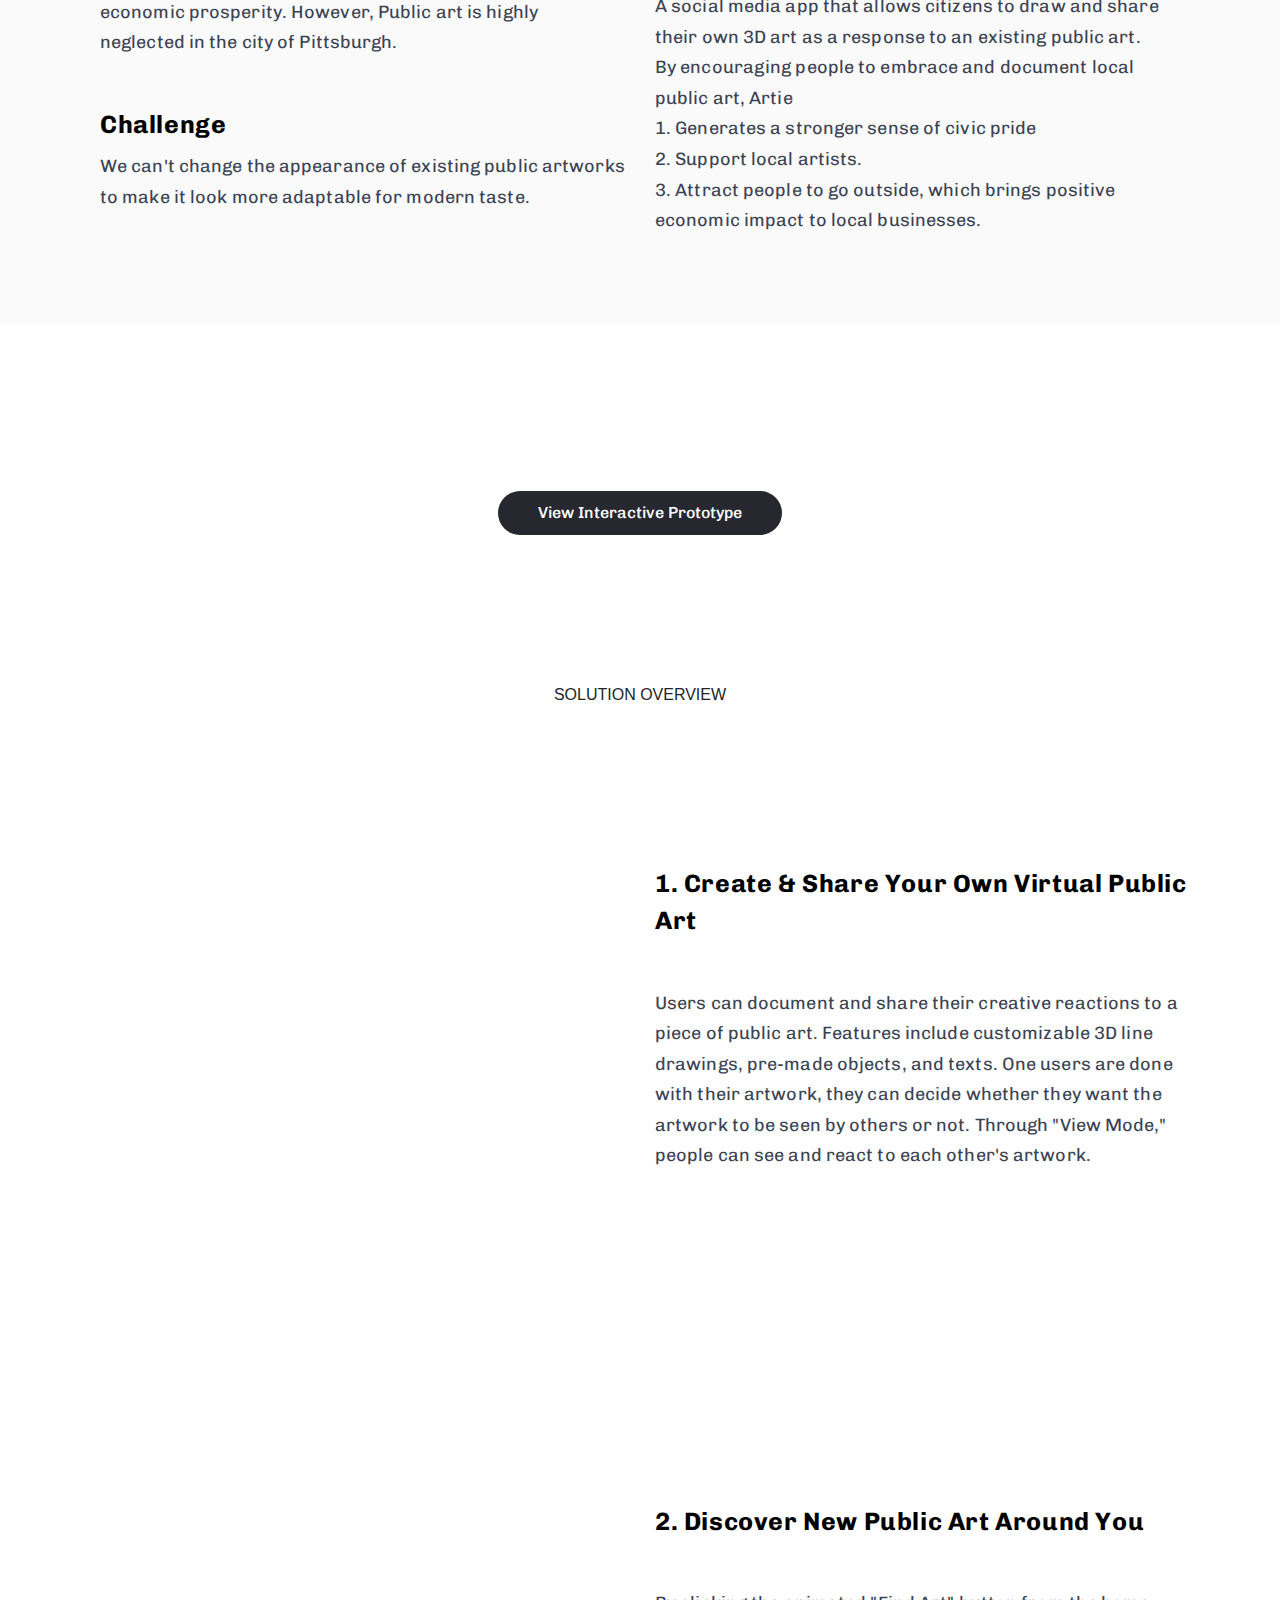
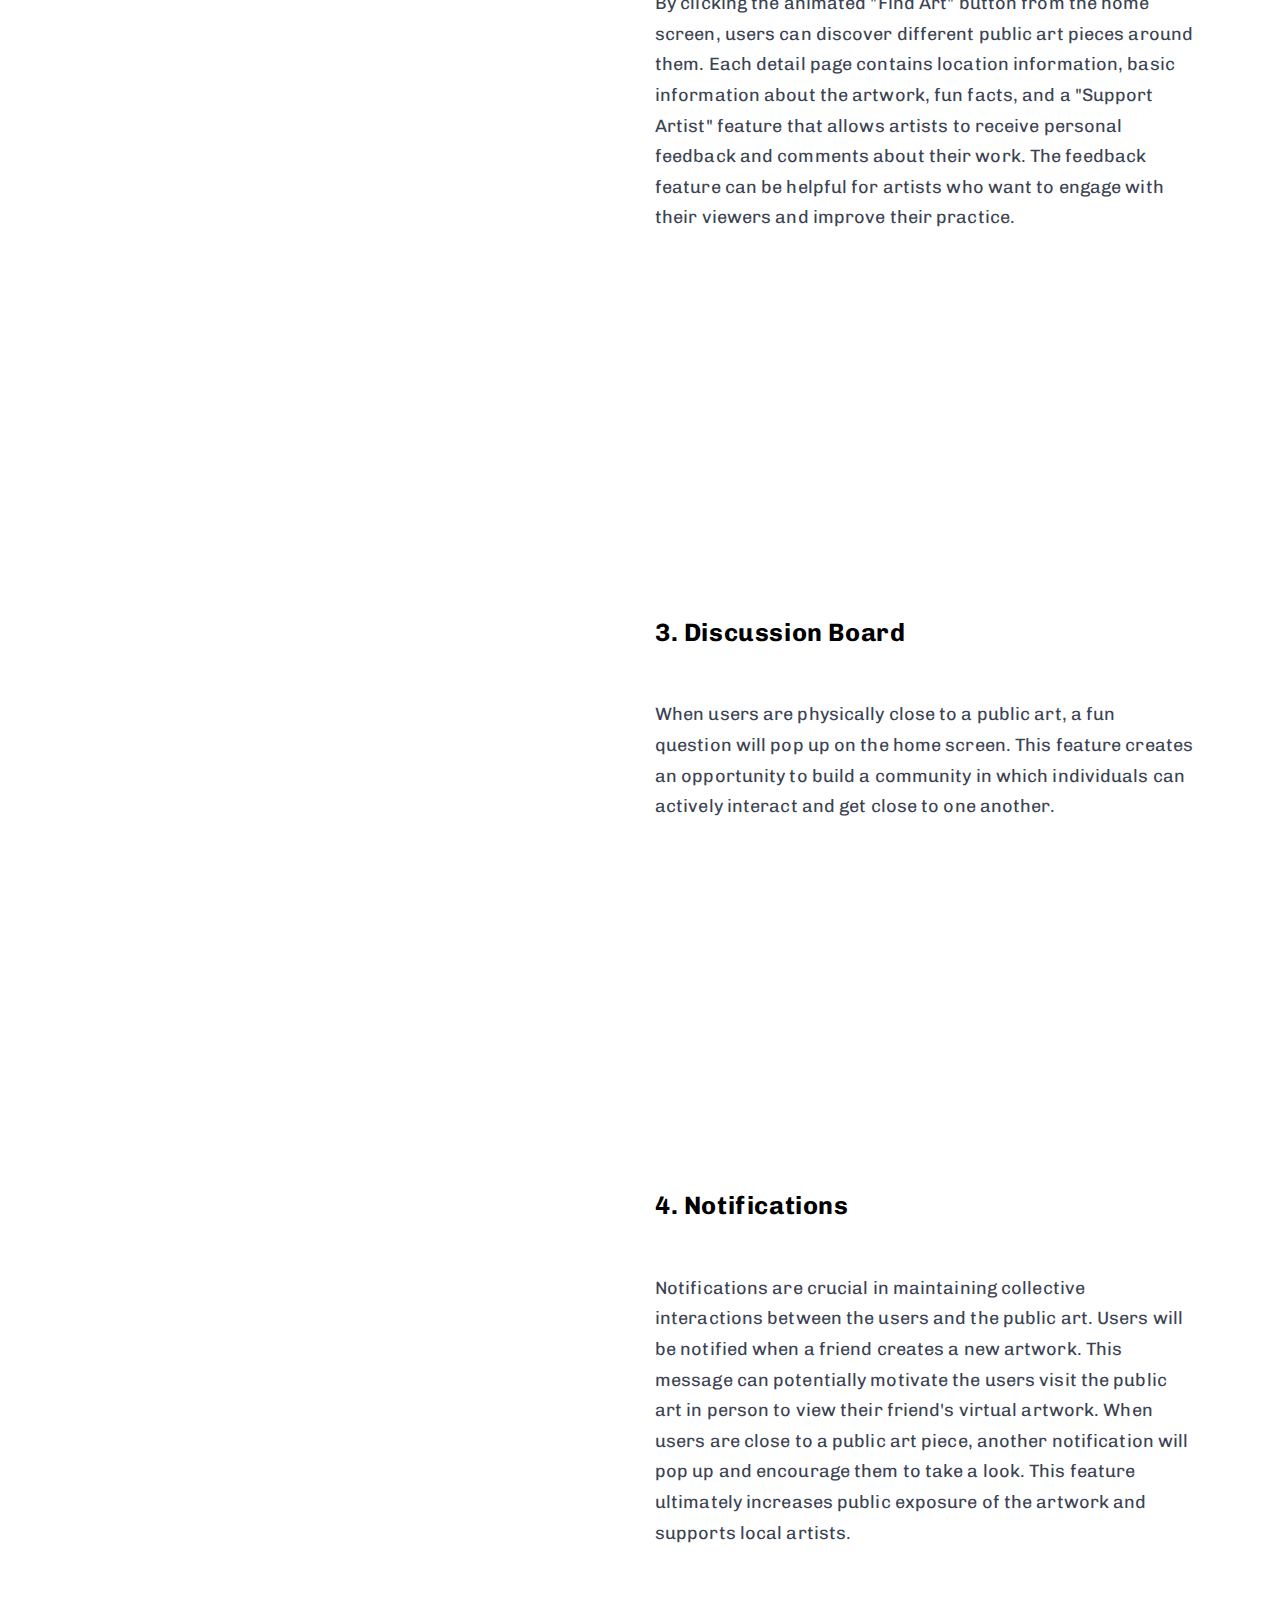
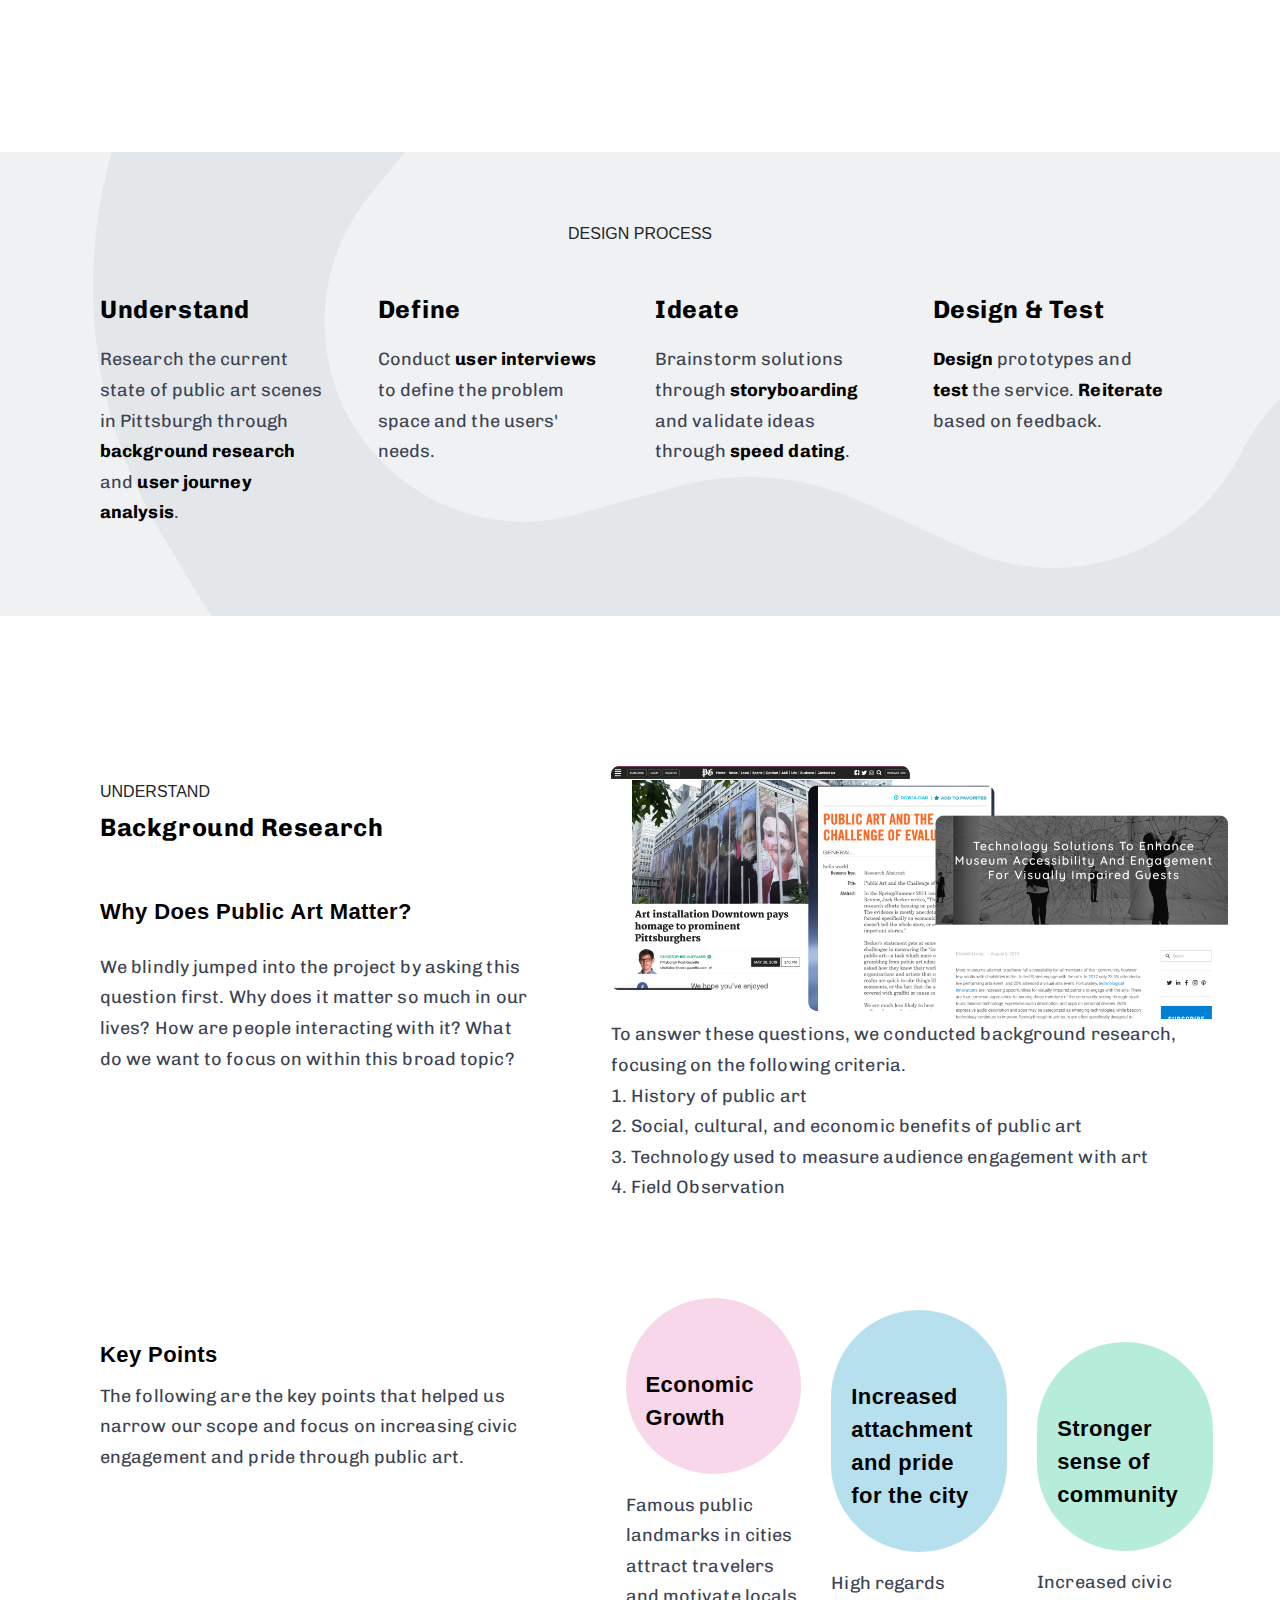
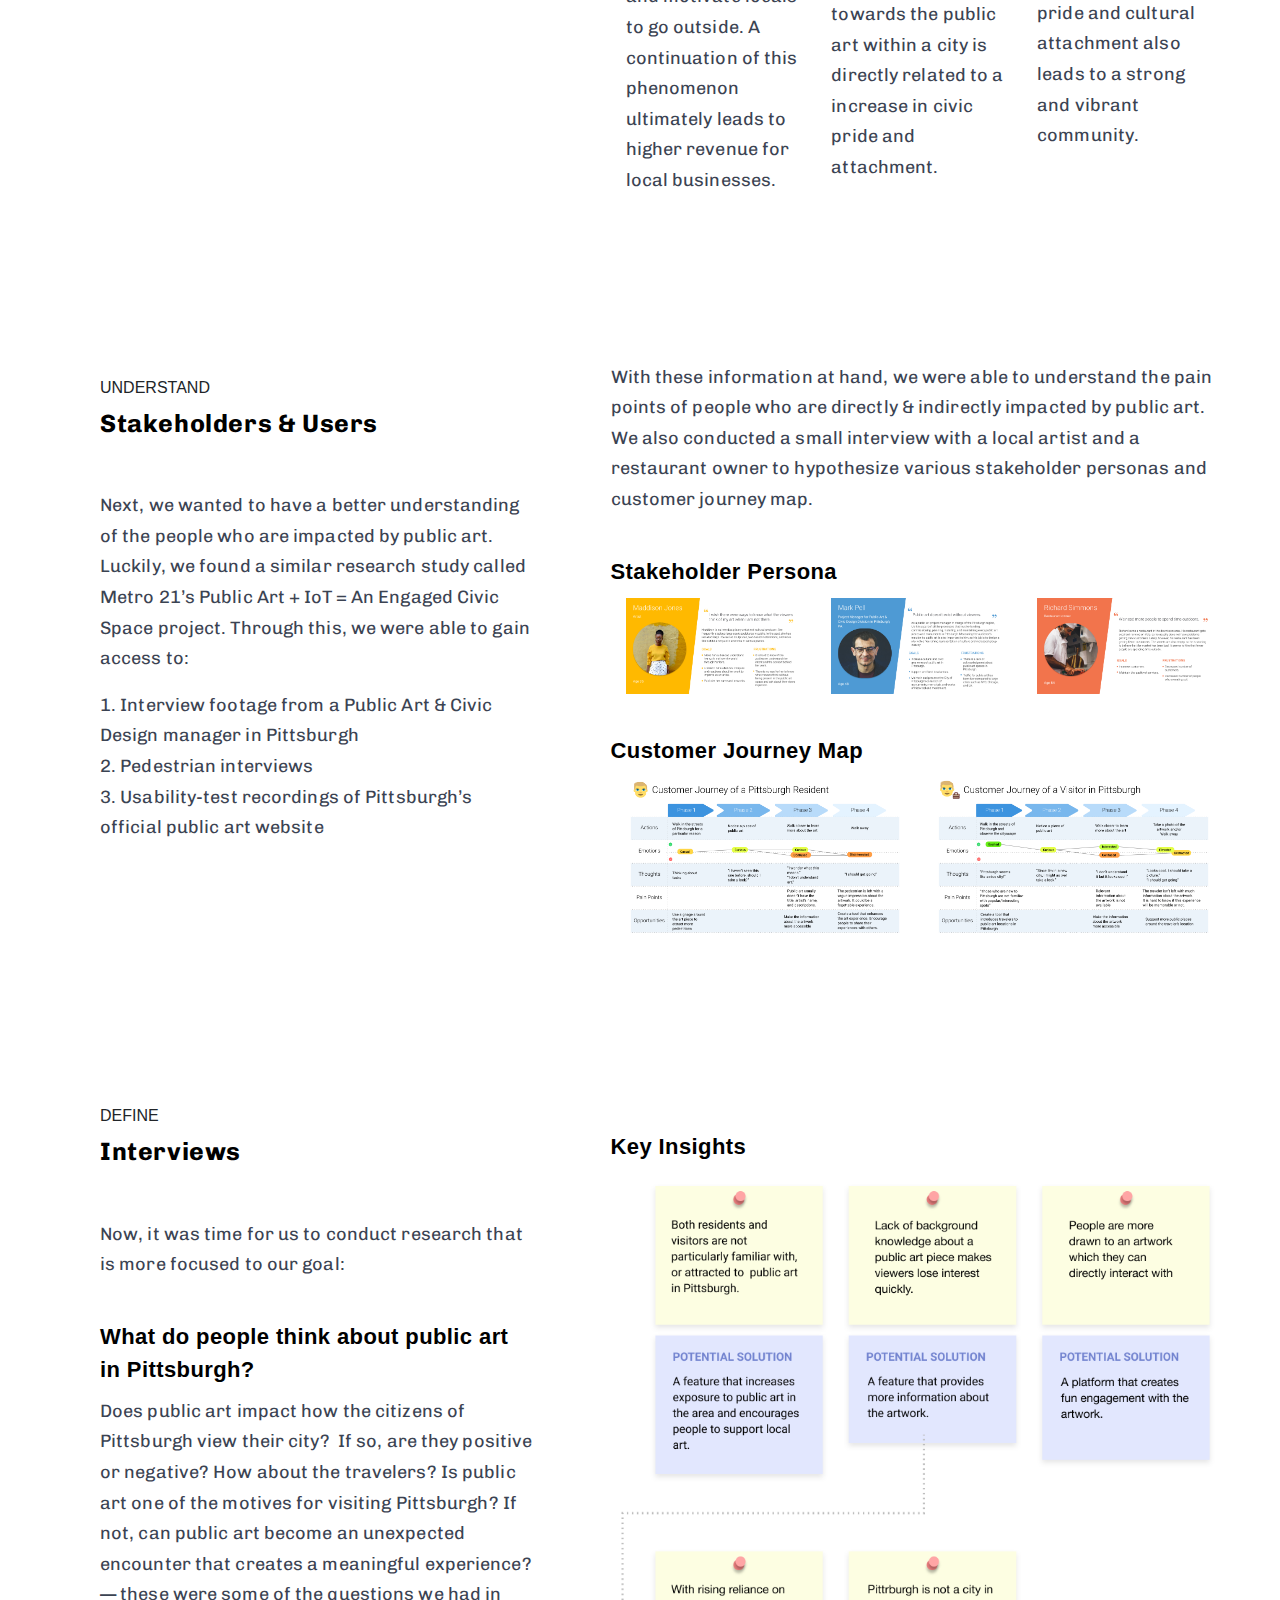
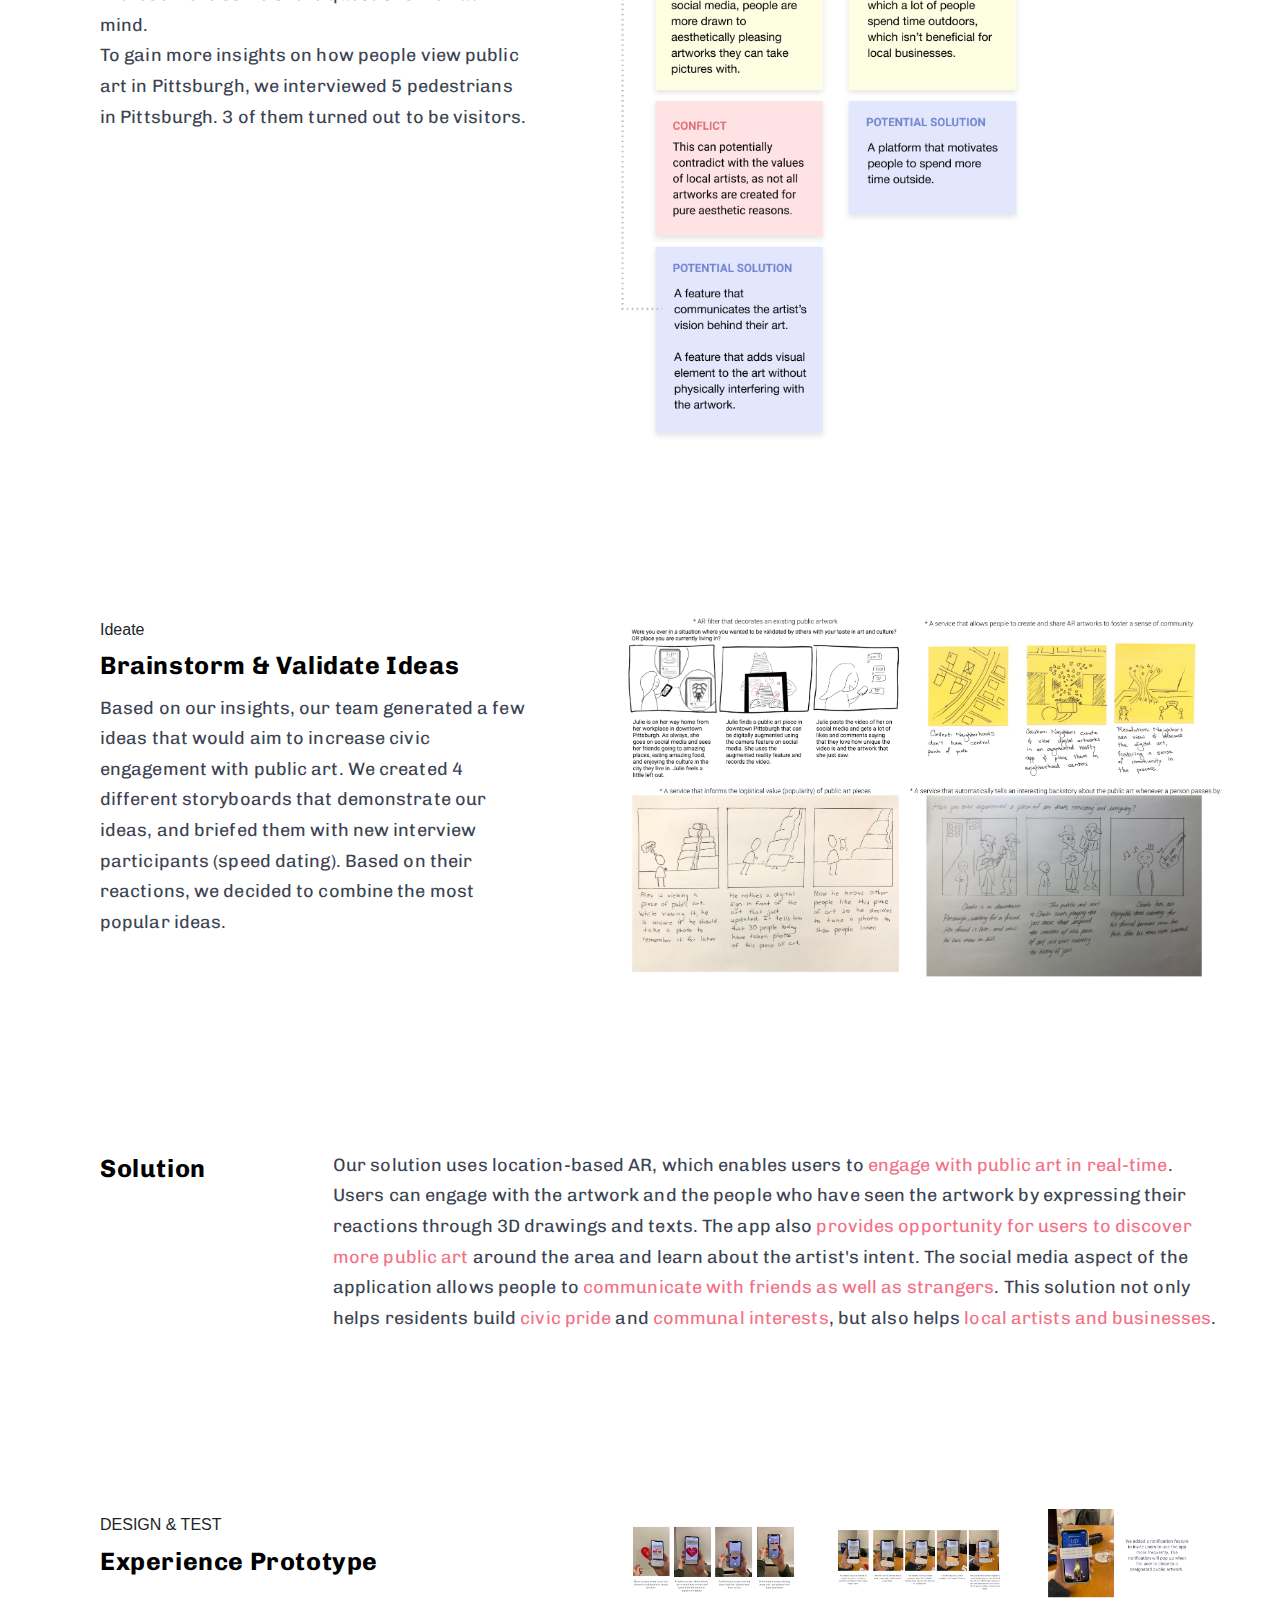
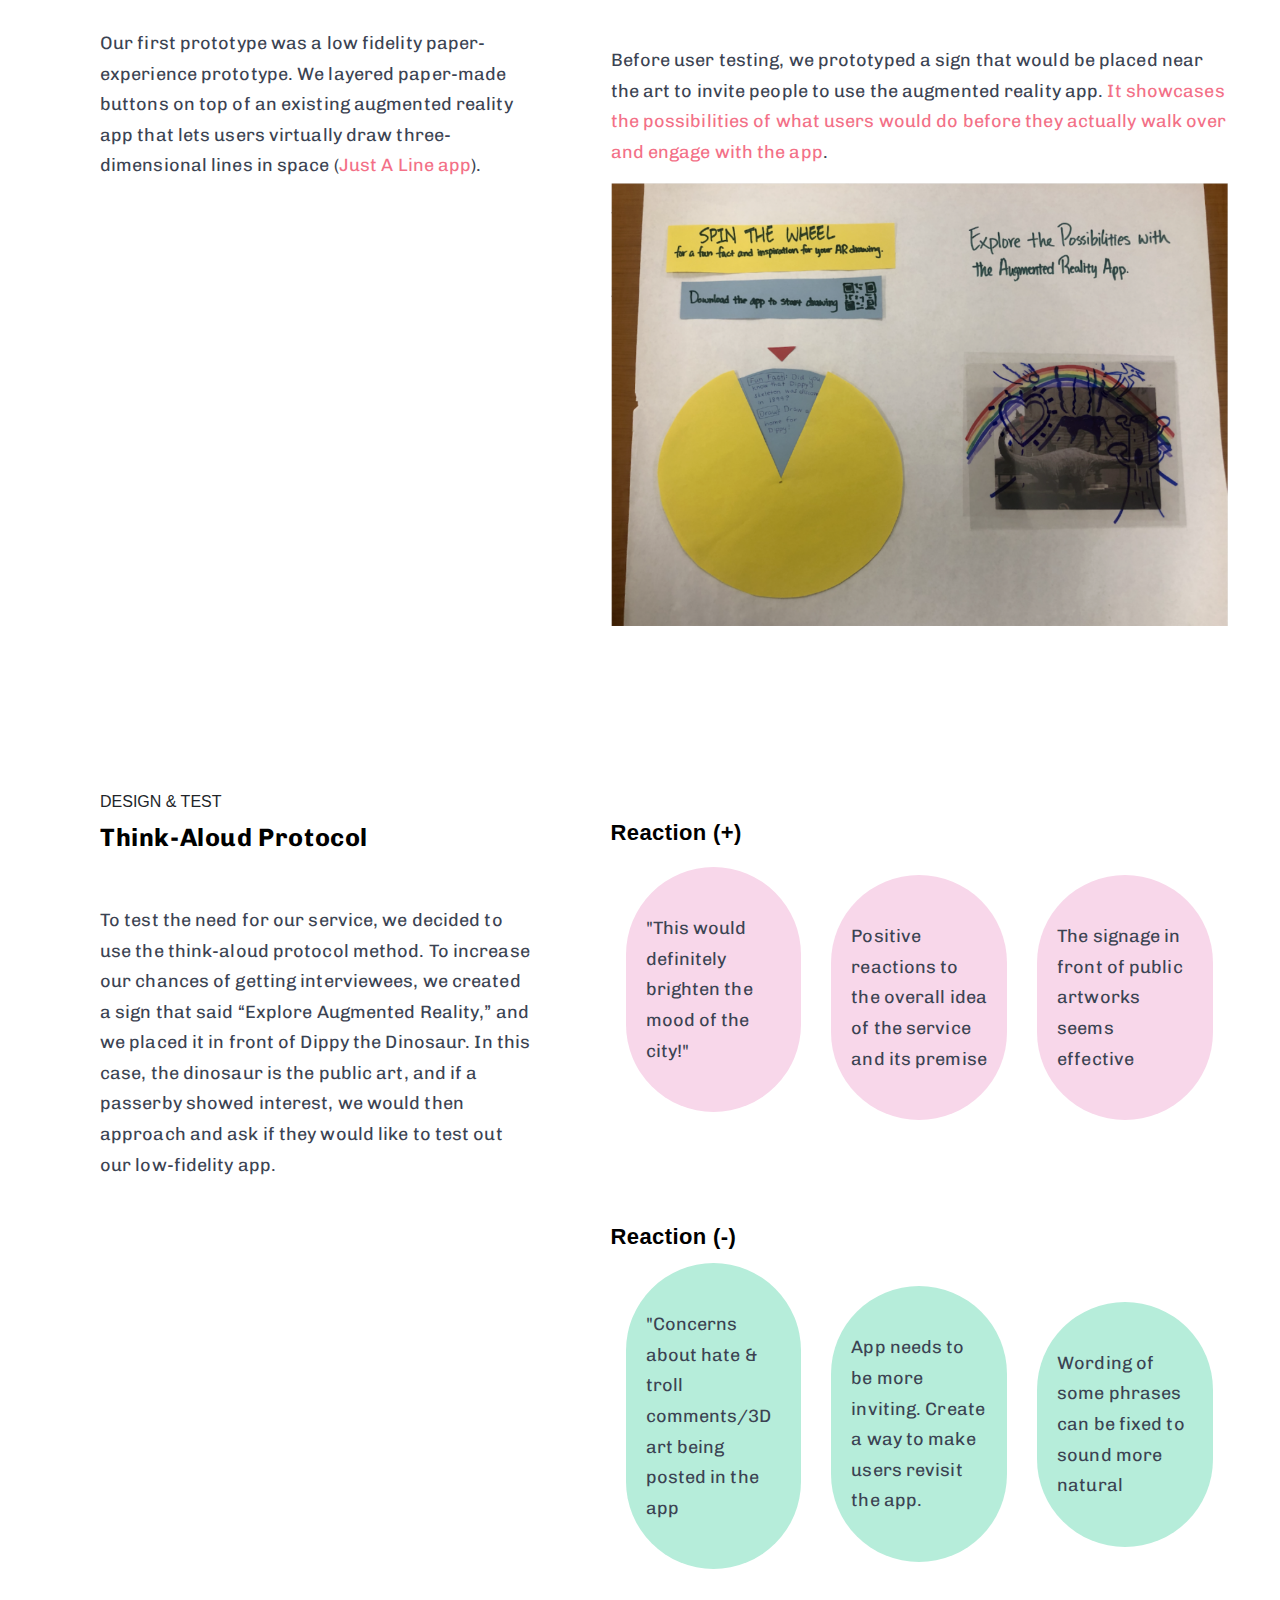
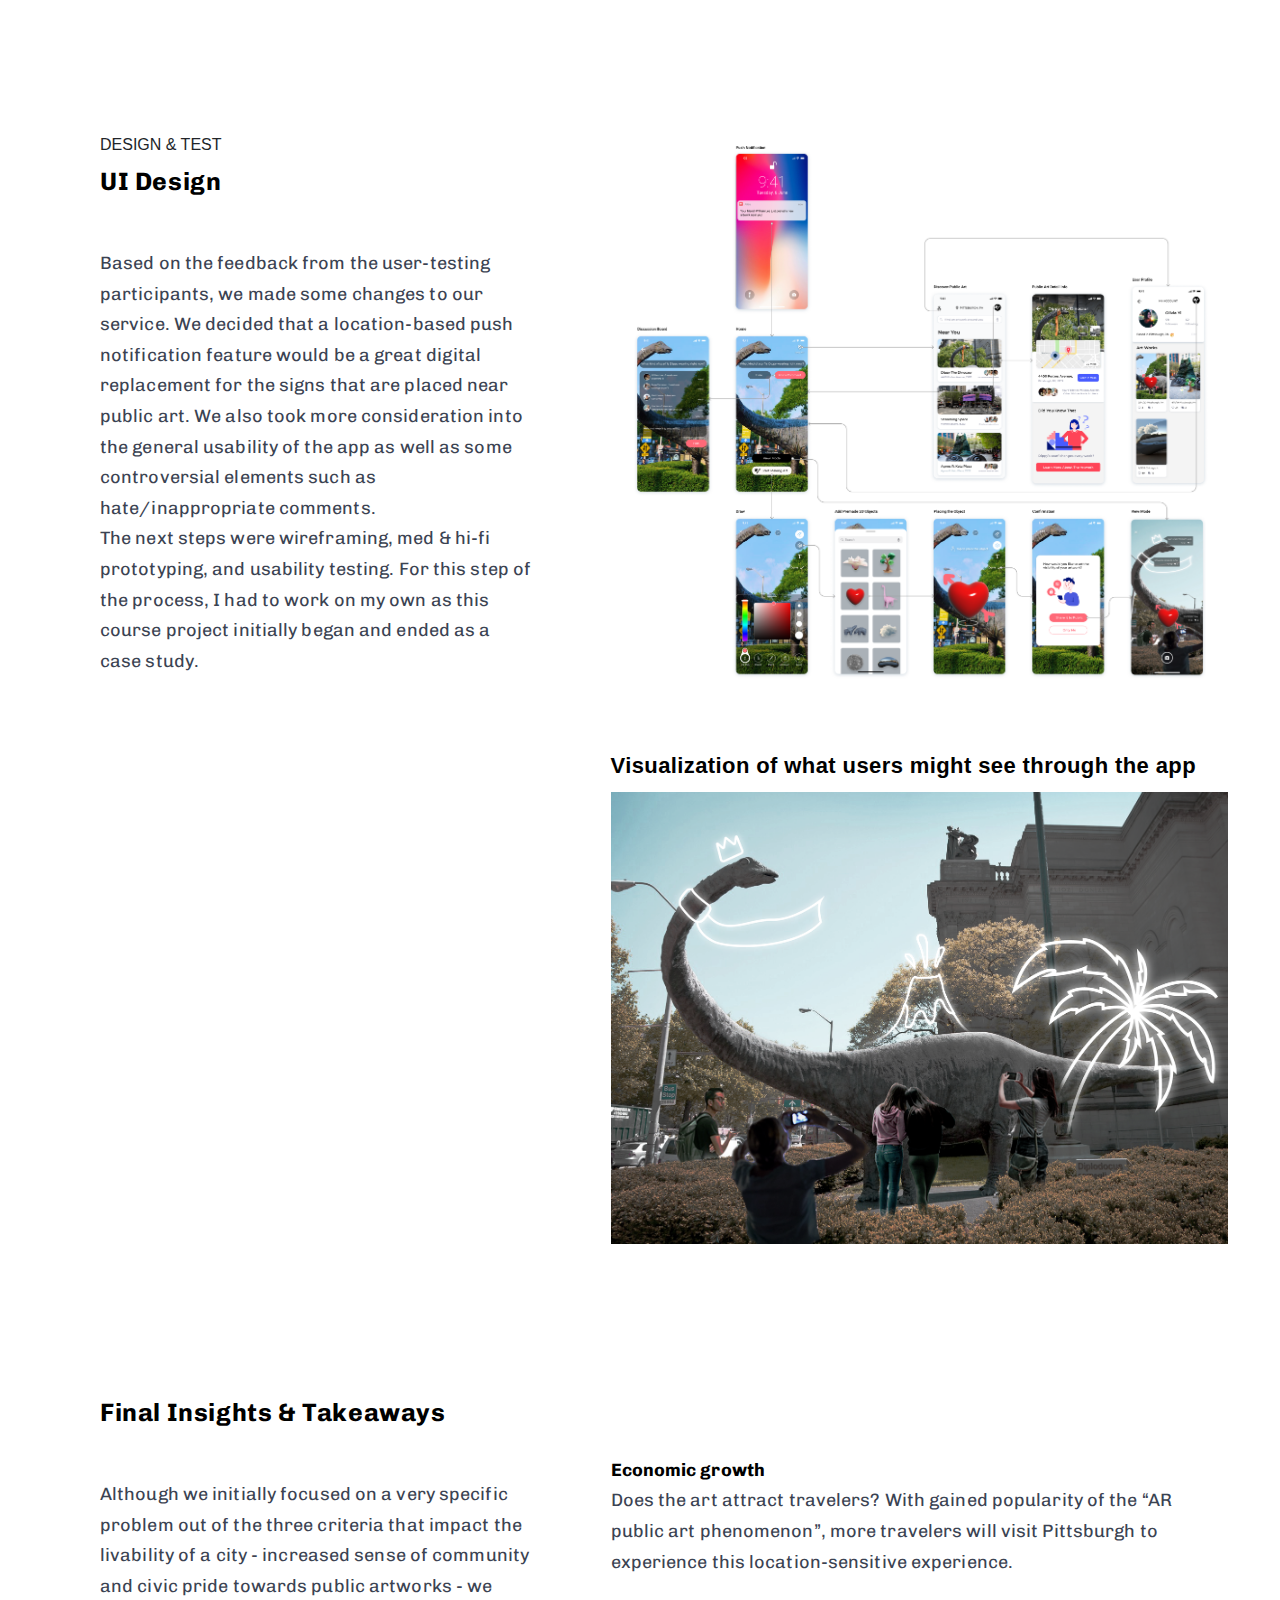
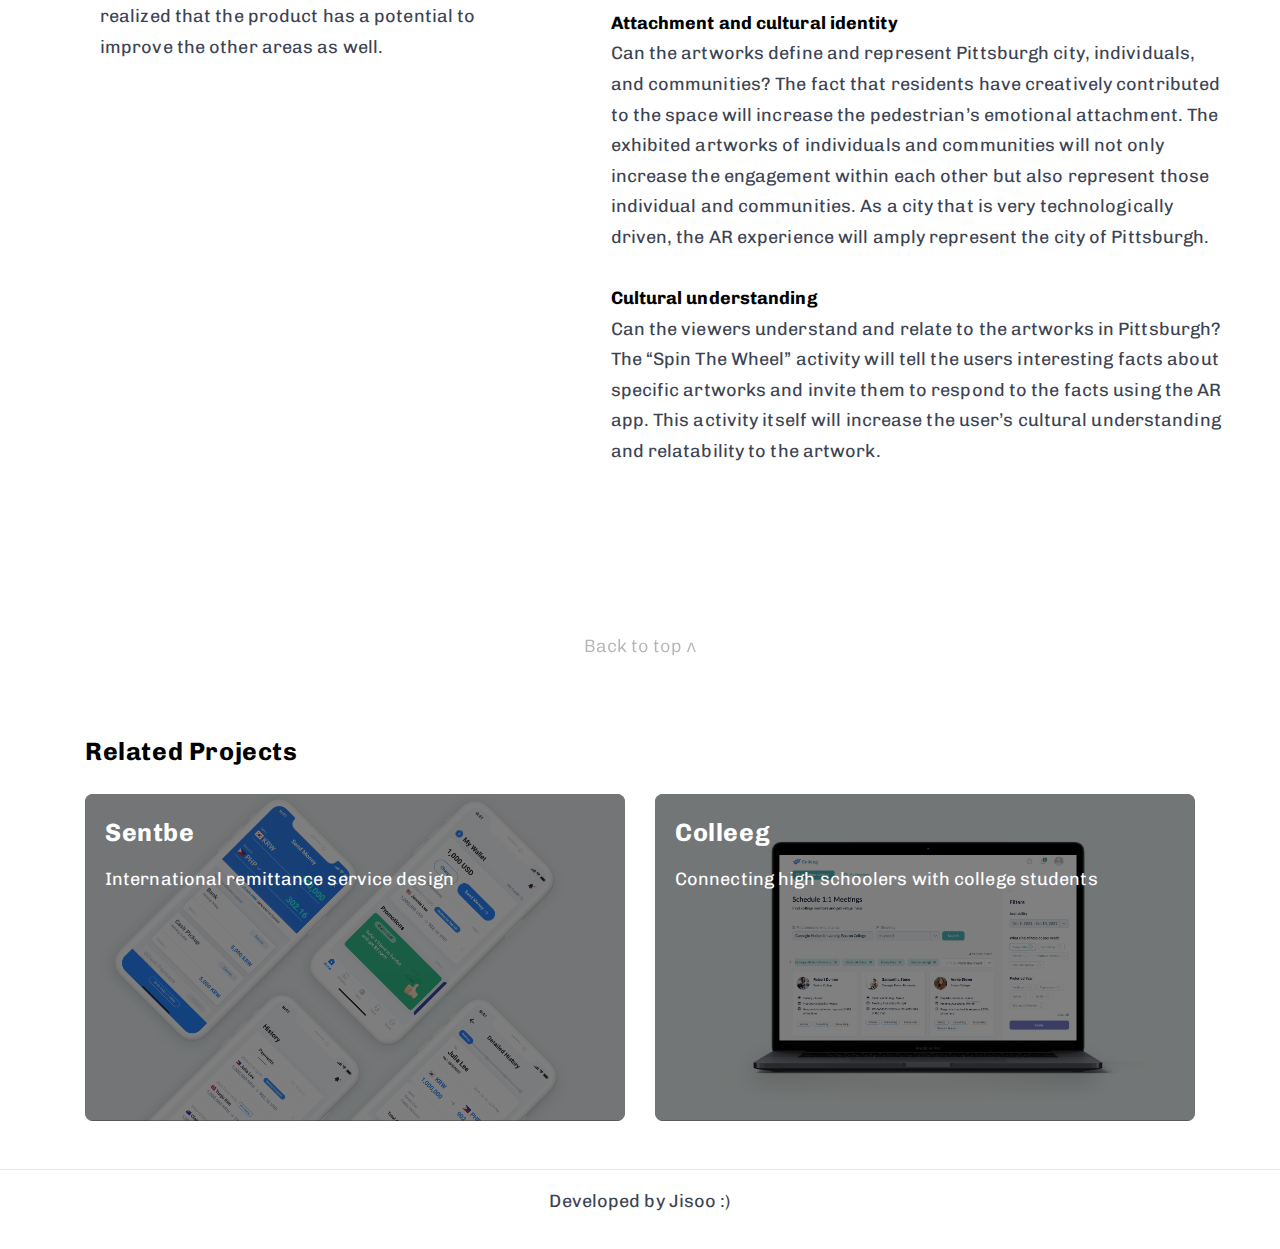
<file: work/artie.html>
<!DOCTYPE html>

<html lang="en">
  <head>
    <meta charset="utf-8">
    <meta name="viewport" content="width=device-width, initial-scale=1, shrink-to-fit=no">

    <title>Artie</title>
    <!-- Lightbox.css -->
    <link href="../Assets/Javascript/lightbox2-2.11.3/dist/css/lightbox.css" rel="stylesheet" />
    
    <!-- Archivo -->
    <link rel="preconnect" href="https://fonts.gstatic.com">
    <link href="https://fonts.googleapis.com/css2?family=Archivo:ital,wght@0,400;0,500;0,600;0,700;1,400;1,500&display=swap" rel="stylesheet">

    <!-- Chivo font -->
    <link rel="preconnect" href="https://fonts.gstatic.com">
    <link href="https://fonts.googleapis.com/css2?family=Chivo:ital,wght@0,300;0,400;0,700;1,300;1,400;1,700&display=swap" rel="stylesheet">

    <!-- Main CSS -->
    <link rel="stylesheet" type="text/css" href="../Assets/CSS/main.css">
    <!-- Bootstrap 4.3 CSS -->
    <link rel="stylesheet" href="https://stackpath.bootstrapcdn.com/bootstrap/4.3.1/css/bootstrap.min.css" integrity="sha384-ggOyR0iXCbMQv3Xipma34MD+dH/1fQ784/j6cY/iJTQUOhcWr7x9JvoRxT2MZw1T" crossorigin="anonymous">
  </head>

  <body>
    <!-- Nav Bar -->
    <nav class="navbar navbar-expand-sm navbar-custom navbar-light">
      <!-- <a class="navbar-brand" href="index.html">Jisoo</a> -->
      <button class="navbar-toggler" data-toggle="collapse" data-target="#navbar-menu">
        <span class="navbar-toggler-icon"></span>
      </button>
      <div class="collapse navbar-collapse" id="navbar-menu">
        <ul class="navbar-nav navbar-center ml-auto">
          <li class="nav-item active"><a href="../index.html" class="nav-link">WORK</a></li>
          <li class="nav-item"><a href="../index.html" class="nav-link navbar-brand">🍜 JISOO</a></li>
          <li class="nav-item"><a href="../about.html" class="nav-link">ABOUT</a></li>
        </ul>
      </div>
    </nav>


    <!-- Project Banner Image Section -->
    <section> 
      <img src="../Assets/img_artie/artie_banner.png" class="img-fluid" id="artietop">
    </section>

    <!-- Title -->
    <div class="container">
      <div class="project-title mb-4">Artie</div>
    </div>


    <!-- Intro Container -->
    <div class="container">
      <!-- Intro Block -->
      <div class="block-custom">
          <!-- Intro -->
          <h4>How can we bring more attention to public artworks in Pittsburgh? </h4>
          <p>Artie is a social application that allows citizens to create and share their reactions to public art in a 3D form. When users upload their 3D objects nearby a physical art piece, the objects are placed in a virtual space, which can be accessed through the camera view of the application. By encouraging people to embrace and document local public art, Artie generates a stronger sense of civic pride and fosters awareness for local artists.</p>
        <!-- Basic info -->
        <div class="row mt-5">
          <div class="col"> 
            <p><b>My Role</b></p>
            <p>This was originally a 3 month-long collaborative research project, which ended with a product idea proposal. After the end of this collaborative research, I decided to make our group's idea come true by prototyping the mobile app. </p>
          </div>

          <div class="col"> 
            <p><b>UX Methods</b></p>
            <p>Secondary & Primary Research · Creating Persona & Customer Journey Map · User Interviews · User Testing · Speed Dating · Paper Prototyping · Experience Prototyping </p>
          </div>

          <div class="col"> 
            <p><b>Teammates</b></p>
            <p>Chi Huang</br>Griffin Mori-Tornheim</br>Molly Schaefer</p> 
          </div>
        
        </div> <!-- Basic info Ends -->
      </div> <!-- Intro Block Ends -->
    </div> <!-- Intro Container Ends-->


    <!-- Problem & Solution Section -->
    <section class="pt-5 pb-5 block-custom" style="background-color:#fafafb;">
      <div class="container">
        <div class="d-flex flex-column flex-lg-row align-items-center">
          <!-- Problem -->
          <div class="col mb-5">
            <h4 class="mb-2">Problem</h4>
            <p>Public art is very much related to a city's civic pride and economic prosperity. However, Public art is highly neglected in the city of Pittsburgh.</p>
            <h4 class="mb-2 mt-5">Challenge</h4>
            <p>We can't change the appearance of existing public artworks to make it look more adaptable for modern taste.</p>
          </div>
          <!-- Solution -->
          <div class="col">
            <h4 class="mb-2">Our Solution</h4>
            <p>A social media app that allows citizens to draw and share their own 3D art as a response to an existing public art.</br>By encouraging people to embrace and document local public art, Artie</br>  1. Generates a stronger sense of civic pride</br>  2. Support local artists.</br>  3. Attract people to go outside, which brings positive economic impact to local businesses.</p>
          </div>
        </div>
      </div> <!-- Container Ends -->
    </section> <!-- Problem & Solution Section Ends -->


    <!-- Button to Figma Prototype -->
    <div class="container">
      <div class="block-custom">
        <div class="text-center">
          <a href="https://www.figma.com/proto/6lgTsBFfAv2lk9vV35TsoQ/ARTie?node-id=31%3A33&viewport=318%2C430%2C0.18571607768535614&scaling=scale-down" type="button" class="btn-custom mt-3" target="_blank">View Interactive Prototype</a>
        </div>
      </div>
    </div> <!-- Button to Figma Prototype Ends -->


    <!-- Solution Overview -->
    <div class="container">
      <div class="block-custom">
        <h6 class="text-center">SOLUTION OVERVIEW</h6>
        <!-- Solution 1 -->
        <div class="solution-overview-block row mt-5">
          <div class="col">
            <iframe src="https://player.vimeo.com/video/482877189?background=1" width="100%" height="100%" frameborder="0" allow="autoplay; fullscreen" allowfullscreen></iframe>
          </div>
          <div class="col align-self-center">
            <h4 class="mt-5 mb-5">1. Create & Share Your Own Virtual Public Art</h4>
            <p> Users can document and share their creative reactions to a piece of public art. Features include customizable 3D line drawings, pre-made objects, and texts. One users are done with their artwork, they can decide whether they want the artwork to be seen by others or not. Through "View Mode," people can see and react to each other's artwork.
            </p>
          </div>
        </div>
        <!-- Solution 2 -->
        <div class="solution-overview-block row mt-5">
          <div class="col">
            <iframe src="https://player.vimeo.com/video/482877088?background=1" width="100%" height="100%" frameborder="0" allow="autoplay; fullscreen" allowfullscreen></iframe>
          </div>
          <div class="col align-self-center">
            <h4 class="mt-5 mb-5">2. Discover New Public Art Around You</h4>
            <p> By clicking the animated "Find Art" button from the home screen, users can discover different public art pieces around them. Each detail page contains location information, basic information about the artwork, fun facts, and a "Support Artist" feature that allows artists to receive personal feedback and comments about their work. The feedback feature can be helpful for artists who want to engage with their viewers and improve their practice. 
            </p>
          </div>
        </div>
        <!-- Solution 3 -->
        <div class="solution-overview-block row mt-5">
          <div class="col">
            <iframe src="https://player.vimeo.com/video/482877436?background=1" width="100%" height="100%" frameborder="0" allow="autoplay; fullscreen" allowfullscreen></iframe>
          </div>
          <div class="col align-self-center">
            <h4 class="mt-5 mb-5">3. Discussion Board</h4>
            <p> When users are physically close to a public art, a fun question will pop up on the home screen. This feature creates an opportunity to build a community in which individuals can actively interact and get close to one another.
            </p>
          </div>
        </div>
        <!-- Solution 4 -->
        <div class="solution-overview-block row mt-5">
          <div class="col">
            <iframe src="https://player.vimeo.com/video/482876990?background=1" width="100%" height="100%" frameborder="0" allow="autoplay; fullscreen" allowfullscreen></iframe>
          </div>
          <div class="col align-self-center">
            <h4 class="mt-5 mb-5">4. Notifications</h4>
            <p>Notifications are crucial in maintaining collective interactions between the users and the public art. Users will be notified when a friend creates a new artwork. This message can potentially motivate the users visit the public art in person to view their friend's virtual artwork. When users are close to a public art piece, another notification will pop up and encourage them to take a look. This feature ultimately increases public exposure of the artwork and supports local artists. 
            </p>
          </div>
        </div>
      </div>
    </div> <!-- Solution Overview Ends-->


    <!-- Design Process -->
    <section class="pt-5 pb-5 block-custom des-process-image">
      <div class="container">
        <h6 class="mt-4 mb-5 text-center">DESIGN PROCESS</h6>
        <div class="d-flex flex-column flex-lg-row">
          <div class="col mr-3 mb-4">
            <h4 class="mb-3">Understand</h4>
            <p>Research the current state of public art scenes in Pittsburgh through <b>background research</b> and <b>user journey analysis</b>.</p>
          </div>
          <div class="col mr-3 mb-4">
            <h4 class="mb-3">Define</h4>
            <p>Conduct <b>user interviews</b> to define the problem space and the users' needs. </p>
          </div>
          <div class="col mr-3 mb-4">
            <h4 class="mb-3">Ideate</h4>
            <p>Brainstorm solutions through <b>storyboarding</b> and validate ideas through <b>speed dating</b>. </p>
          </div>
          <div class="col mr-3">
            <h4 class="mb-3">Design & Test</h4>
            <p><b>Design</b> prototypes and <b>test</b> the service. <b>Reiterate</b> based on feedback.</p>
          </div>
      </div>
    </section> <!-- Design Process Ends -->


    <!-- Understand: bg research -->
    <div class="container">
      <div class="block-custom">
        <!-- Div LR Wrapper -->
        <div class="block-custom-content d-flex flex-column flex-lg-row align-items-center mt-5">
          <!-- Div Left -->
          <div class="col-sm-5 align-self-start mr-5">
            <h6 class="mt-3">UNDERSTAND</h6>
            <h4 class="mb-5">Background Research</h4>
            <h5>Why Does Public Art Matter?</h5>
            <p class="mt-4">We blindly jumped into the project by asking this question first. Why does it matter so much in our lives? How are people interacting with it? What do we want to focus on within this broad topic?</p>
          </div> <!-- Div Left Ends -->
          <!-- Div Right -->
          <div class="col-sm-7 align-self-start">
            <img src="../Assets/img_artie/artie_bgres.png" class="img-fluid">
            <p>To answer these questions, we conducted background research, focusing on the following criteria.</br>1. History of public art</br>2. Social, cultural, and economic benefits of public art</br>3. Technology used to measure audience engagement with art</br>4. Field Observation</br></br></p>
          </div> <!-- Div Right Ends-->
        </div> <!-- Div LR Wrapper Ends -->

        <!-- Div LR Wrapper -->
        <div class="block-custom-content d-flex flex-column flex-lg-row align-items-center mt-5">
          <!-- Div Left -->
          <div class="col-sm-5 align-self-start mr-5">
            <h5>Key Points</h5>
            <p>The following are the key points that helped us narrow our scope and focus on increasing civic engagement and pride through public art.</p>
          </div> <!-- Div Left Ends -->
          <!-- Div Right -->
          <div class="col-sm-7 align-self-start">
            <div class="d-flex flex-column flex-lg-row align-items-center">
              <div class="col-sm">
                <div class="pink-blob">
                  <h5>Economic Growth</h5>
                </div>
                <p class="mt-3">Famous public landmarks in cities attract travelers and motivate locals to go outside. A continuation of this phenomenon ultimately leads to higher revenue for local businesses.</p>
              </div>
              <div class="col-sm">
                <div class="blue-blob">
                  <h5>Increased attachment and pride for the city</h5>
                </div>
                <p class="mt-3">High regards towards the public art within a city is directly related to a increase in civic pride and attachment. </p>
              </div>
              <div class="col-sm">
                <div class="green-blob">
                  <h5>Stronger sense of community</h5>
                </div>
                <p class="mt-3">Increased civic pride and cultural attachment also leads to a strong and vibrant community.</p>
              </div>
            </div>
          </div> <!-- Div Right Ends-->
        </div> <!-- Div LR Wrapper Ends -->

      </div>
    </div> <!-- Understand: bg research Ends -->


    <!-- Understand: Stakeholders & Users -->
    <div class="container">
      <div class="block-custom">
        <!-- Div LR Wrapper -->
        <div class="block-custom-content d-flex flex-column flex-lg-row align-items-center mt-5">
          <!-- Div Left -->
          <div class="col-sm-5 align-self-start mr-5">
            <h6 class="mt-3">UNDERSTAND</h6>
            <h4 class="mb-5">Stakeholders & Users</h4>
            <p>Next, we wanted to have a better understanding of the people who are impacted by public art. Luckily, we found a similar research study called Metro 21’s Public Art + IoT = An Engaged Civic Space project. Through this, we were able to gain access to:</p>
            <p>1. Interview footage from a Public Art & Civic Design manager in Pittsburgh</br>2. Pedestrian interviews</br>3. Usability-test recordings of Pittsburgh’s official public art website</p>
          </div> <!-- Div Left Ends -->
          <!-- Div Right -->
          <div class="col-sm-7 align-self-start">
            
            <p>With these information at hand, we were able to understand the pain points of people who are directly & indirectly impacted by public art. We also conducted a small interview with a local artist and a restaurant owner to hypothesize various stakeholder personas and customer journey map.</p>

            <h5>Stakeholder Persona</h5>
            <div class="d-flex flex-column flex-lg-row align-items-center">
              <div class="col-sm">
                <a href="../Assets/img_artie/Persona_Maddy.png" data-lightbox="artie-persona" data-title="Click the right half of the image to move forward."><img src="../Assets/img_artie/Persona_Maddy.png" class="img-fluid lightbox-hover"></a>
              </div>
              <div class="col-sm">
                <a href="../Assets/img_artie/Persona_Mark.png" data-lightbox="artie-persona" data-title="Click the right half of the image to move forward."><img src="../Assets/img_artie/Persona_Mark.png" class="img-fluid lightbox-hover"></a>
              </div>
              <div class="col-sm">
                <a href="../Assets/img_artie/Persona_Simmons.png" data-lightbox="artie-persona" data-title="Click the right half of the image to move forward."><img src="../Assets/img_artie/Persona_Simmons.png" class="img-fluid lightbox-hover"></a>
              </div>
            </div>

            <h5>Customer Journey Map</h5>
            <div class="d-flex flex-column flex-lg-row align-items-center">
              <div class="col-sm">
                <a href="../Assets/img_artie/CJM_resident.png" data-lightbox="artie-CJM" data-title="Click the right half of the image to move forward."><img src="../Assets/img_artie/CJM_resident.png" class="img-fluid lightbox-hover"></a>
              </div>
              <div class="col-sm">
                <a href="../Assets/img_artie/CJM_traveler.png" data-lightbox="artie-CJM" data-title="Click the right half of the image to move forward."><img src="../Assets/img_artie/CJM_traveler.png" class="img-fluid lightbox-hover"></a>
              </div>
            </div>
          </div> <!-- Div Right Ends-->
        </div> <!-- Div LR Wrapper Ends -->
      </div>
    </div> <!-- Understand: Stakeholders & Users Ends -->


    <!-- Define: Interviews -->
    <div class="container">
      <div class="block-custom">
        <!-- Div LR Wrapper -->
        <div class="block-custom-content d-flex flex-column flex-lg-row align-items-center mt-5">
          <!-- Div Left -->
          <div class="col-sm-5 align-self-start mr-5">
            <h6 class="mt-3">DEFINE</h6>
            <h4 class="mb-5">Interviews</h4>
            <p>Now, it was time for us to conduct research that is more focused to our goal:</p>
            <h5>What do people think about public art in Pittsburgh?</h5>
            <p>Does public art impact how the citizens of Pittsburgh view their city?  If so, are they positive or negative? How about the travelers? Is public art one of the motives for visiting Pittsburgh? If not, can public art become an unexpected encounter that creates a meaningful experience? — these were some of the questions we had in mind. </br>To gain more insights on how people view public art in Pittsburgh, we interviewed 5 pedestrians in Pittsburgh. 3 of them turned out to be visitors.</p>
          </div> <!-- Div Left Ends -->
          <!-- Div Right -->
          <div class="col-sm-7 align-self-start">
            <h5>Key Insights</h5>
            <a href="../Assets/img_artie/keypoints.png" data-lightbox="artie-keypoints"><img src="../Assets/img_artie/keypoints.png" class="img-fluid lightbox-hover"></a>
          </div> <!-- Div Right Ends-->
        </div> <!-- Div LR Wrapper Ends -->
      </div>
    </div> <!-- Define: Interviews Ends -->


    <!-- Ideate: Brainstorm & Validate Ideas -->
    <div class="container">
      <div class="block-custom">
        <!-- Div LR Wrapper -->
        <div class="block-custom-content d-flex flex-column flex-lg-row align-items-center mt-5">
          <!-- Div Left -->
          <div class="col-sm-5 align-self-start mr-5">
            <h6 class="mt-3">Ideate</h6>
            <h4>Brainstorm & Validate Ideas</h4>
            <p>Based on our insights, our team generated a few ideas that would aim to increase civic engagement with public art. We created 4 different storyboards that demonstrate our ideas, and briefed them with new interview participants (speed dating). Based on their reactions, we decided to combine the most popular ideas.</p>
          </div> <!-- Div Left Ends -->

          <!-- Div Right -->
          <div class="col-sm-7 align-self-start">
            <a href="../Assets/img_artie/sb_artie.png" data-lightbox="artie-sb"><img src="../Assets/img_artie/sb_artie.png" class="img-fluid lightbox-hover"></a>
          </div> <!-- Div Right Ends-->
        </div> <!-- Div LR Wrapper Ends -->
      </div>
    </div> <!-- Ideate: Brainstorm & Validate Ideas Ends -->


    <!-- Solution -->
    <div class="container">
      <div class="block-custom">
        <!-- Div LR Wrapper -->
        <div class="block-custom-content d-flex flex-column flex-lg-row align-items-center mt-5">
          <!-- Div Left -->
          <div class="col-sm-2 align-self-start mr-5">
            <h4>Solution</h4>
          </div> <!-- Div Left Ends -->

          <!-- Div Right -->
          <div class="col-sm-10 align-self-start">
            <p>Our solution uses location-based AR, which enables users to <em class="pink-em">engage with public art in real-time</em>. Users can engage with the artwork and the people who have seen the artwork by expressing their reactions through 3D drawings and texts. The app also <em class="pink-em">provides opportunity for users to discover more public art</em> around the area and learn about the artist's intent. The social media aspect of the application allows people to <em class="pink-em">communicate with friends as well as strangers</em>. This solution not only helps residents build <em class="pink-em">civic pride</em> and <em class="pink-em">communal interests</em>, but also helps <em class="pink-em">local artists and businesses</em>.</p>
          </div> <!-- Div Right Ends-->
        </div> <!-- Div LR Wrapper Ends -->
      </div>
    </div> <!-- Solution Ends -->


    <!-- DESIGN & TEST: Experience Prototype -->
    <div class="container">
      <div class="block-custom">
        <!-- Div LR Wrapper -->
        <div class="block-custom-content d-flex flex-column flex-lg-row align-items-center mt-5">
          <!-- Div Left -->
          <div class="col-sm-5 align-self-start mr-5">
            <h6 class="mt-3">DESIGN & TEST</h6>
            <h4 class="mb-5">Experience Prototype</h4>
            <p class="mt-4">Our first prototype was a low fidelity paper-experience prototype. We layered paper-made buttons on top of an existing augmented reality app that lets users virtually draw three-dimensional lines in space (<em class="pink-em">Just A Line app</em>).</p>
          </div> <!-- Div Left Ends -->
          <!-- Div Right -->
          <div class="col-sm-7 align-self-start">
            
            <div class="d-flex flex-column flex-lg-row align-items-center">
              <div class="col-sm">
                <a href="../Assets/img_artie/exp_proto_1.png" data-lightbox="artie-exp-proto" data-title="Click the right half of the image to move forward."><img src="../Assets/img_artie/exp_proto_1.png" class="img-fluid lightbox-hover"></a>
              </div>
              <div class="col-sm">
                <a href="../Assets/img_artie/exp_proto_2.png" data-lightbox="artie-exp-proto" data-title="Click the right half of the image to move forward."><img src="../Assets/img_artie/exp_proto_2.png" class="img-fluid lightbox-hover"></a>
              </div>
              <div class="col-sm">
                <a href="../Assets/img_artie/exp_proto_3.png" data-lightbox="artie-exp-proto" data-title="Click the right half of the image to move forward."><img src="../Assets/img_artie/exp_proto_3.png" class="img-fluid lightbox-hover"></a>
              </div>
            </div>
            <p class="mt-4">Before user testing, we prototyped a sign that would be placed near the art to invite people to use the augmented reality app. <em class="pink-em">It showcases the possibilities of what users would do before they actually walk over and engage with the app</em>.</p>
            <a href="../Assets/img_artie/exp_proto_4.png" data-lightbox="artie-exp-proto" data-title="Click the right half of the image to move forward."><img src="../Assets/img_artie/exp_proto_4.png" class="img-fluid lightbox-hover"></a>
            
          </div> <!-- Div Right Ends-->
        </div> <!-- Div LR Wrapper Ends -->
      </div>
    </div> <!-- DESIGN & TEST: Experience Prototype Ends -->


    <!-- DESIGN & TEST: Think-Aloud Protocol -->
    <div class="container">
      <div class="block-custom">
        <!-- Div LR Wrapper -->
        <div class="block-custom-content d-flex flex-column flex-lg-row align-items-center mt-5">
          <!-- Div Left -->
          <div class="col-sm-5 align-self-start mr-5">
            <h6 class="mt-3">DESIGN & TEST</h6>
            <h4 class="mb-5">Think-Aloud Protocol</h4>
            <p class="mt-4">To test the need for our service, we decided to use the think-aloud protocol method. To increase our chances of getting interviewees, we created a sign that said “Explore Augmented Reality,” and we placed it in front of Dippy the Dinosaur. In this case, the dinosaur is the public art, and if a passerby showed interest, we would then approach and ask if they would like to test out our low-fidelity app.</p>
          </div> <!-- Div Left Ends -->
          <!-- Div Right -->
          <div class="col-sm-7 align-self-start">
            

            <h5>Reaction (+)</h5>
            <div class="d-flex flex-column flex-lg-row align-items-center">
              <div class="col-sm">
                <div class="pink-blob">
                  <p class="mt-3">"This would definitely brighten the mood of the city!"</p>
                </div>
              </div>
              <div class="col-sm">
                <div class="pink-blob mt-3">
                  <p class="mt-3">Positive reactions to the overall idea of the service and its premise</p>
                </div>
              </div>
              <div class="col-sm">
                <div class="pink-blob mt-3">
                  <p class="mt-3">The signage in front of public artworks seems effective</p>
                </div>
              </div>
            </div>

            <h5 style="margin-top:100px;">Reaction (-)</h5>   
            <div class="d-flex flex-column flex-lg-row align-items-center">
              <div class="col-sm">
                <div class="green-blob">
                  <p class="mt-3">"Concerns about hate & troll comments/3D art being posted in the app</p>
                </div>
              </div>
              <div class="col-sm">
                <div class="green-blob mt-3">
                  <p class="mt-3">App needs to be more inviting. Create a way to make users revisit the app.</p>
                </div>
              </div>
              <div class="col-sm">
                <div class="green-blob mt-3">
                  <p class="mt-3">Wording of some phrases can be fixed to sound more natural</p>
                </div>
              </div>
            </div>
          </div> <!-- Div Right Ends-->
        </div> <!-- Div LR Wrapper Ends -->
      </div>
    </div> <!-- DESIGN & TEST: Think-Aloud Protocol Ends -->

    <!-- DESIGN & TEST: UI Design -->
    <div class="container">
      <div class="block-custom">
        <!-- Div LR Wrapper -->
        <div class="block-custom-content d-flex flex-column flex-lg-row align-items-center mt-5">
          <!-- Div Left -->
          <div class="col-sm-5 align-self-start mr-5">
            <h6 class="mt-3">DESIGN & TEST</h6>
            <h4 class="mb-5">UI Design</h4>
            <p class="mt-4">Based on the feedback from the user-testing participants, we made some changes to our service. We decided that a location-based push notification feature would be a great digital replacement for the signs that are placed near public art. We also took more consideration into the general usability of the app as well as some controversial elements such as hate/inappropriate comments.</br>The next steps were wireframing, med & hi-fi prototyping, and usability testing. For this step of the process, I had to work on my own as this course project initially began and ended as a case study.</p>
          </div> <!-- Div Left Ends -->
          <!-- Div Right -->
          <div class="col-sm-7 align-self-start">

            <a href="../Assets/img_artie/artie_uiflow.png" data-lightbox="artie-uiflow"><img src="../Assets/img_artie/artie_uiflow.png" class="img-fluid lightbox-hover"></a>

            <h5>Visualization of what users might see through the app</h5>
            <a href="../Assets/img_artie/artie_vis.png" data-lightbox="artie-vis"><img src="../Assets/img_artie/artie_vis.png" class="img-fluid lightbox-hover"></a>
            
          </div> <!-- Div Right Ends-->
        </div> <!-- Div LR Wrapper Ends -->
      </div>
    </div> <!-- DESIGN & TEST: UI Design Ends -->


    <!-- Final Insights & Takeaways -->
    <div class="container">
      <div class="block-custom">
        <!-- Div LR Wrapper -->
        <div class="block-custom-content d-flex flex-column flex-lg-row align-items-center mt-5">
          <!-- Div Left -->
          <div class="col-sm-5 align-self-start mr-5">
            <h4 class="mb-5">Final Insights & Takeaways</h4>
            <p>Although we initially focused on a very specific problem out of the three criteria that impact the livability of a city - increased sense of community and civic pride towards public artworks - we realized that the product has a potential to improve the other areas as well.</p>
          </div> <!-- Div Left Ends -->
          <!-- Div Right -->
          <div class="col-sm-7 align-self-start">
            <p></br></br><b>Economic growth</b></br>Does the art attract travelers? With gained popularity of the “AR public art phenomenon”, more travelers will visit Pittsburgh to experience this location-sensitive experience.</br></br> ‍<b>Attachment and cultural identity</b></br>Can the artworks define and represent Pittsburgh city, individuals, and communities? The fact that residents have creatively contributed to the space will increase the pedestrian’s emotional attachment. The exhibited artworks of individuals and communities will not only increase the engagement within each other but also represent those individual and communities. As a city that is very technologically driven, the AR experience will amply represent the city of Pittsburgh.</br></br> <b>Cultural understanding</b></br>Can the viewers understand and relate to the artworks in Pittsburgh? The “Spin The Wheel” activity will tell the users interesting facts about specific artworks and invite them to respond to the facts using the AR app. This activity itself will increase the user’s cultural understanding and relatability to the artwork.</p>

          </div> <!-- Div Right Ends-->
        </div> <!-- Div LR Wrapper Ends -->
      </div>

      <!-- Back to top -->
      <div class="backtotop">
        <a href = "#artietop" class="floathover" class="floathover"> 
          <span class="jump-button">Back to top ^</span>
        </a>
      </div>


    </div> <!-- Final Insights & Takeaways Container Ends -->




    <!-- Related Projects -->
    <div class="container mb-5">
      <h4 class="mb-4">Related Projects</h4>

      <div class="card-deck">

        <div class="card">
          <a href="sentbe.html">
            <div class="darken">
              <img class="card-img-top" src="../Assets/img_home/sentbe_tn.png" alt="Card image" style="opacity: 0.5;border-radius: 8px;">
            </div>
            <div class="card-img-overlay">
              <h4 class="card-title white-text">Sentbe</h4>
              <p class="white-text">International remittance service design</p>
            </div>
          </a>
        </div>

        <div class="card">
          <a href="colleeg.html">
            <div class="darken">
              <img class="card-img-top" src="../Assets/img_home/colleeg_tn.png" alt="Card image" style="opacity: 0.5;border-radius: 8px;">
            </div>
            <div class="card-img-overlay">
              <h4 class="card-title white-text">Colleeg</h4>
              <p class="white-text">Connecting high schoolers with college students</p>
            </div>
          </a>
        </div>
      </div>

    </div> <!-- Related Projects Ends-->


    <!-- Footer -->
    <footer class="page-footer footer-custom">
        <p class="text-center py-3">Developed by Jisoo :)</p>  
    </footer> <!-- Footer Ends -->

    <!-- Bootstrap 4.3 Javascript-->
    <script src="https://code.jquery.com/jquery-3.3.1.slim.min.js" integrity="sha384-q8i/X+965DzO0rT7abK41JStQIAqVgRVzpbzo5smXKp4YfRvH+8abtTE1Pi6jizo" crossorigin="anonymous"></script>
  <script src="https://cdnjs.cloudflare.com/ajax/libs/popper.js/1.14.7/umd/popper.min.js" integrity="sha384-UO2eT0CpHqdSJQ6hJty5KVphtPhzWj9WO1clHTMGa3JDZwrnQq4sF86dIHNDz0W1" crossorigin="anonymous"></script>
  <script src="https://stackpath.bootstrapcdn.com/bootstrap/4.3.1/js/bootstrap.min.js" integrity="sha384-JjSmVgyd0p3pXB1rRibZUAYoIIy6OrQ6VrjIEaFf/nJGzIxFDsf4x0xIM+B07jRM" crossorigin="anonymous"></script>
  <!-- Lightbox.js -->
  <script src="../Assets/Javascript/lightbox2-2.11.3/dist/js/lightbox-plus-jquery.js"></script>
  <script src="../Assets/Javascript/lightbox2-2.11.3/dist/js/lightbox.js"></script>
  
  </body>
</html>
</file>
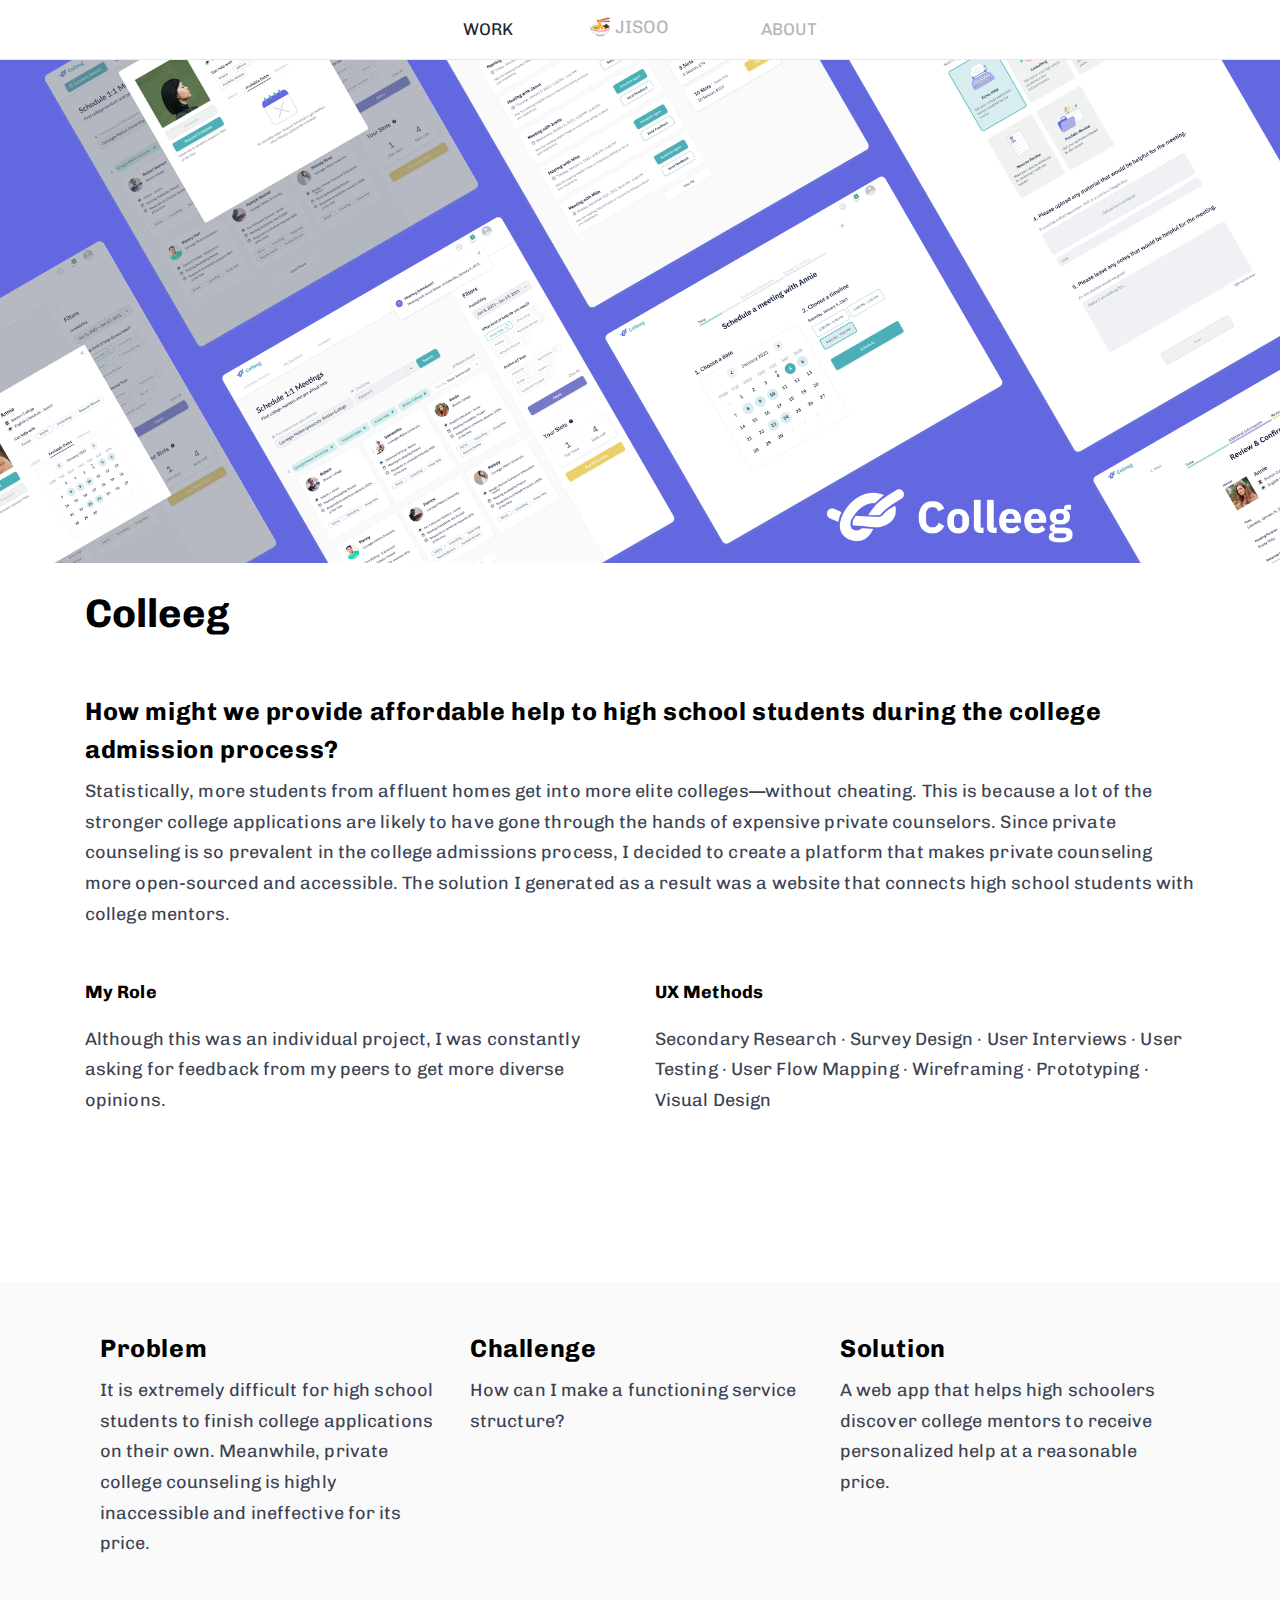
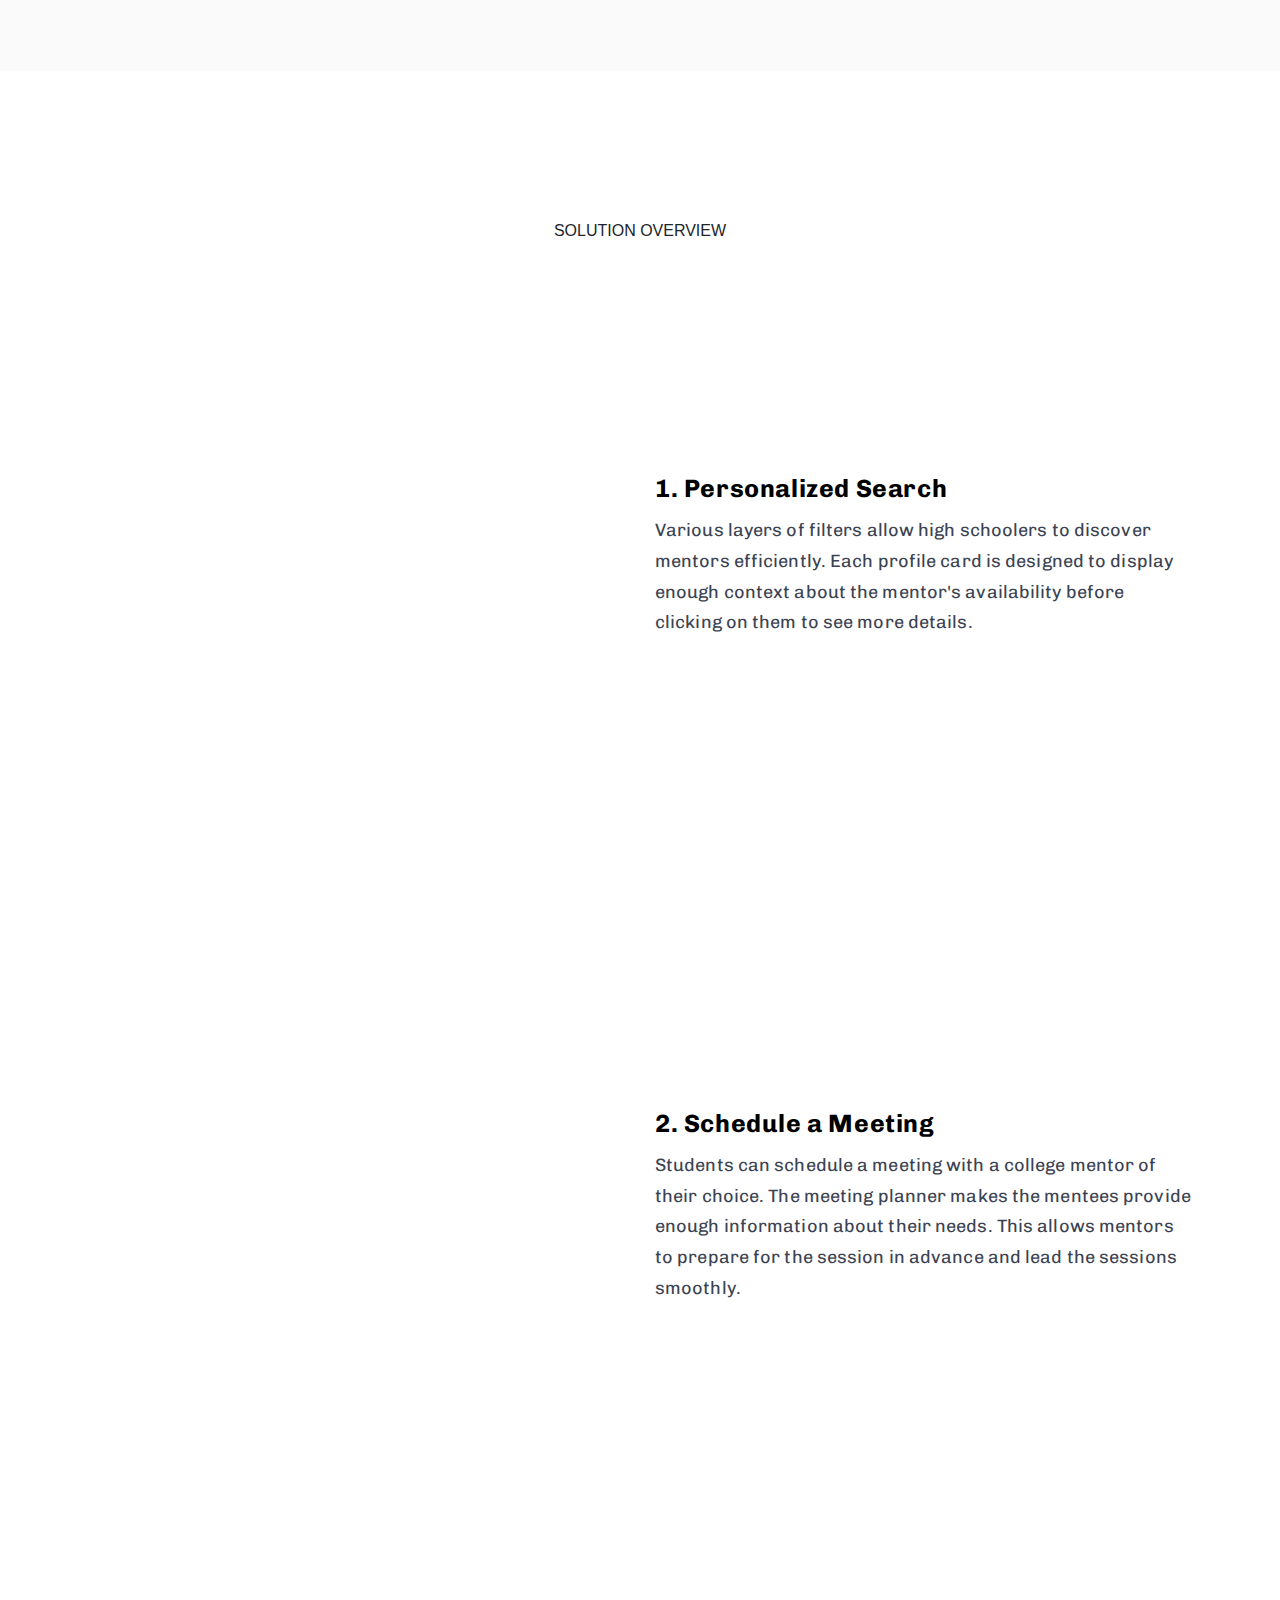
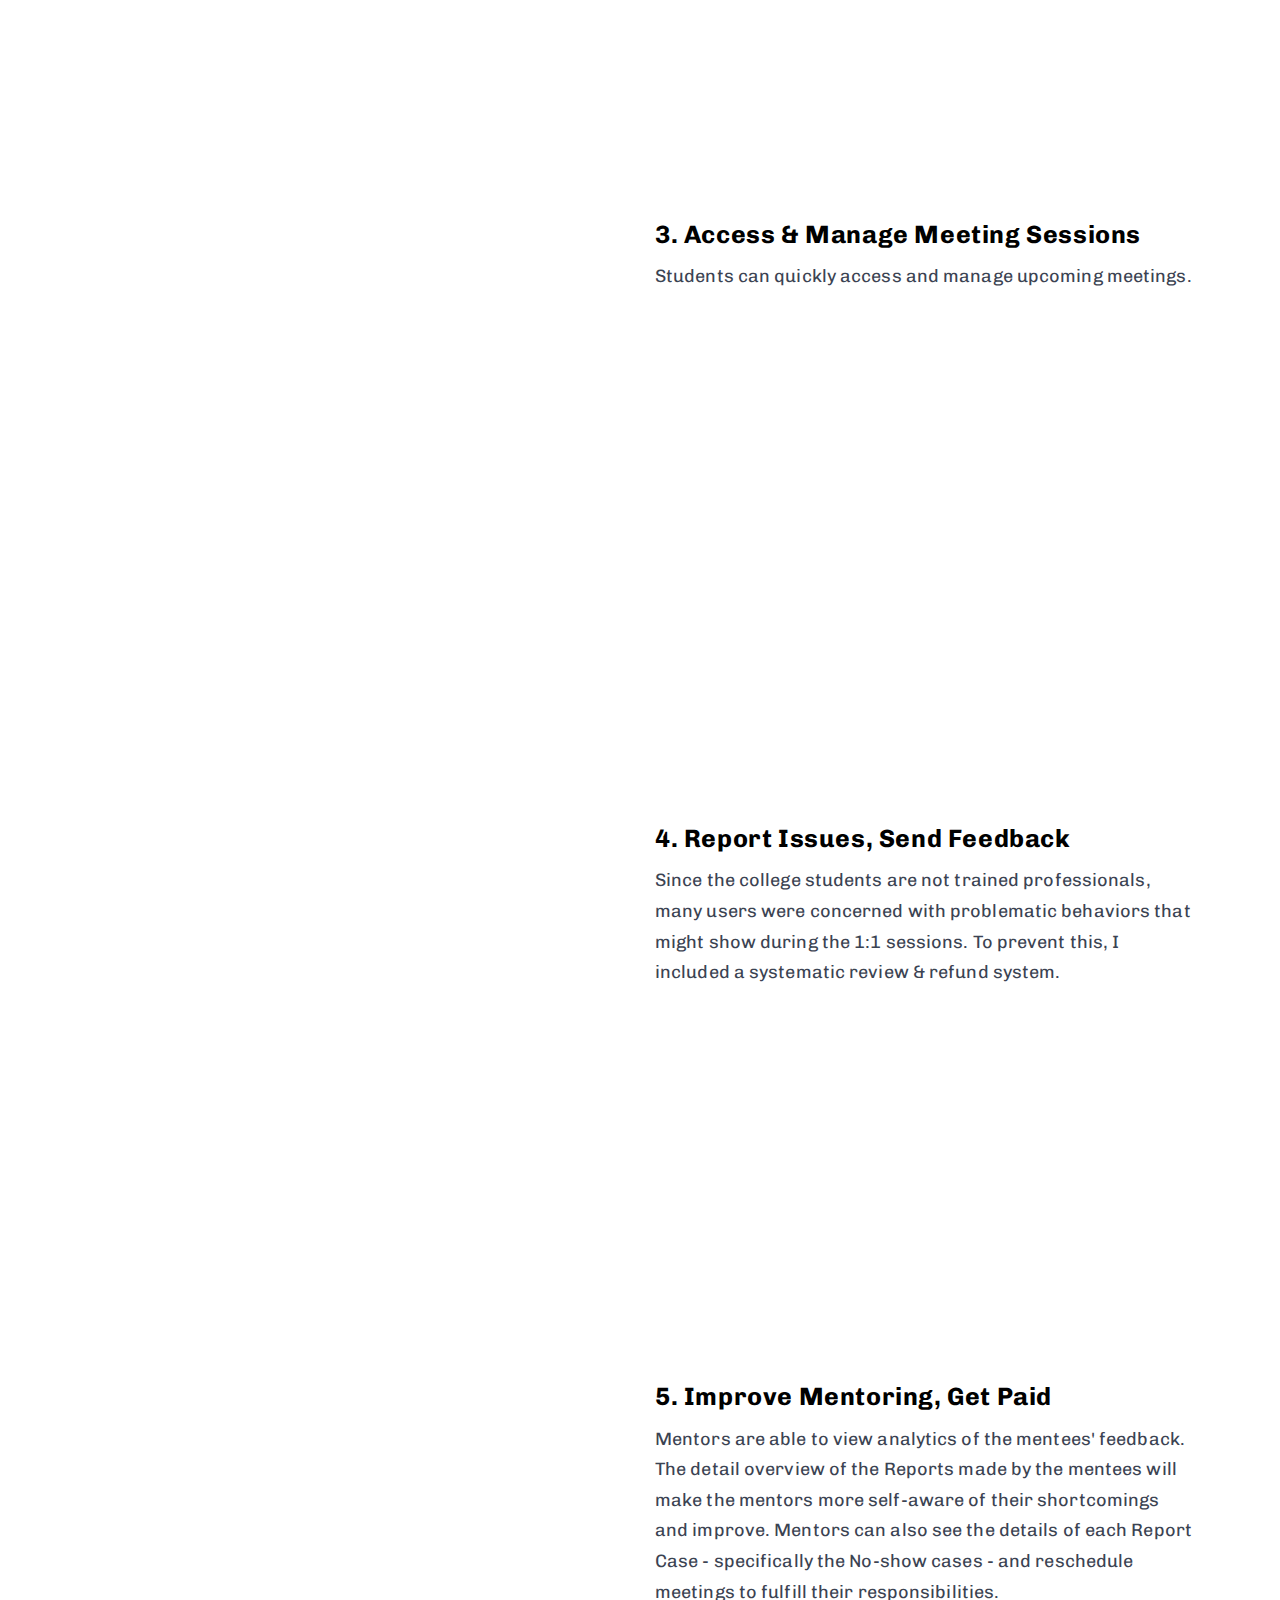
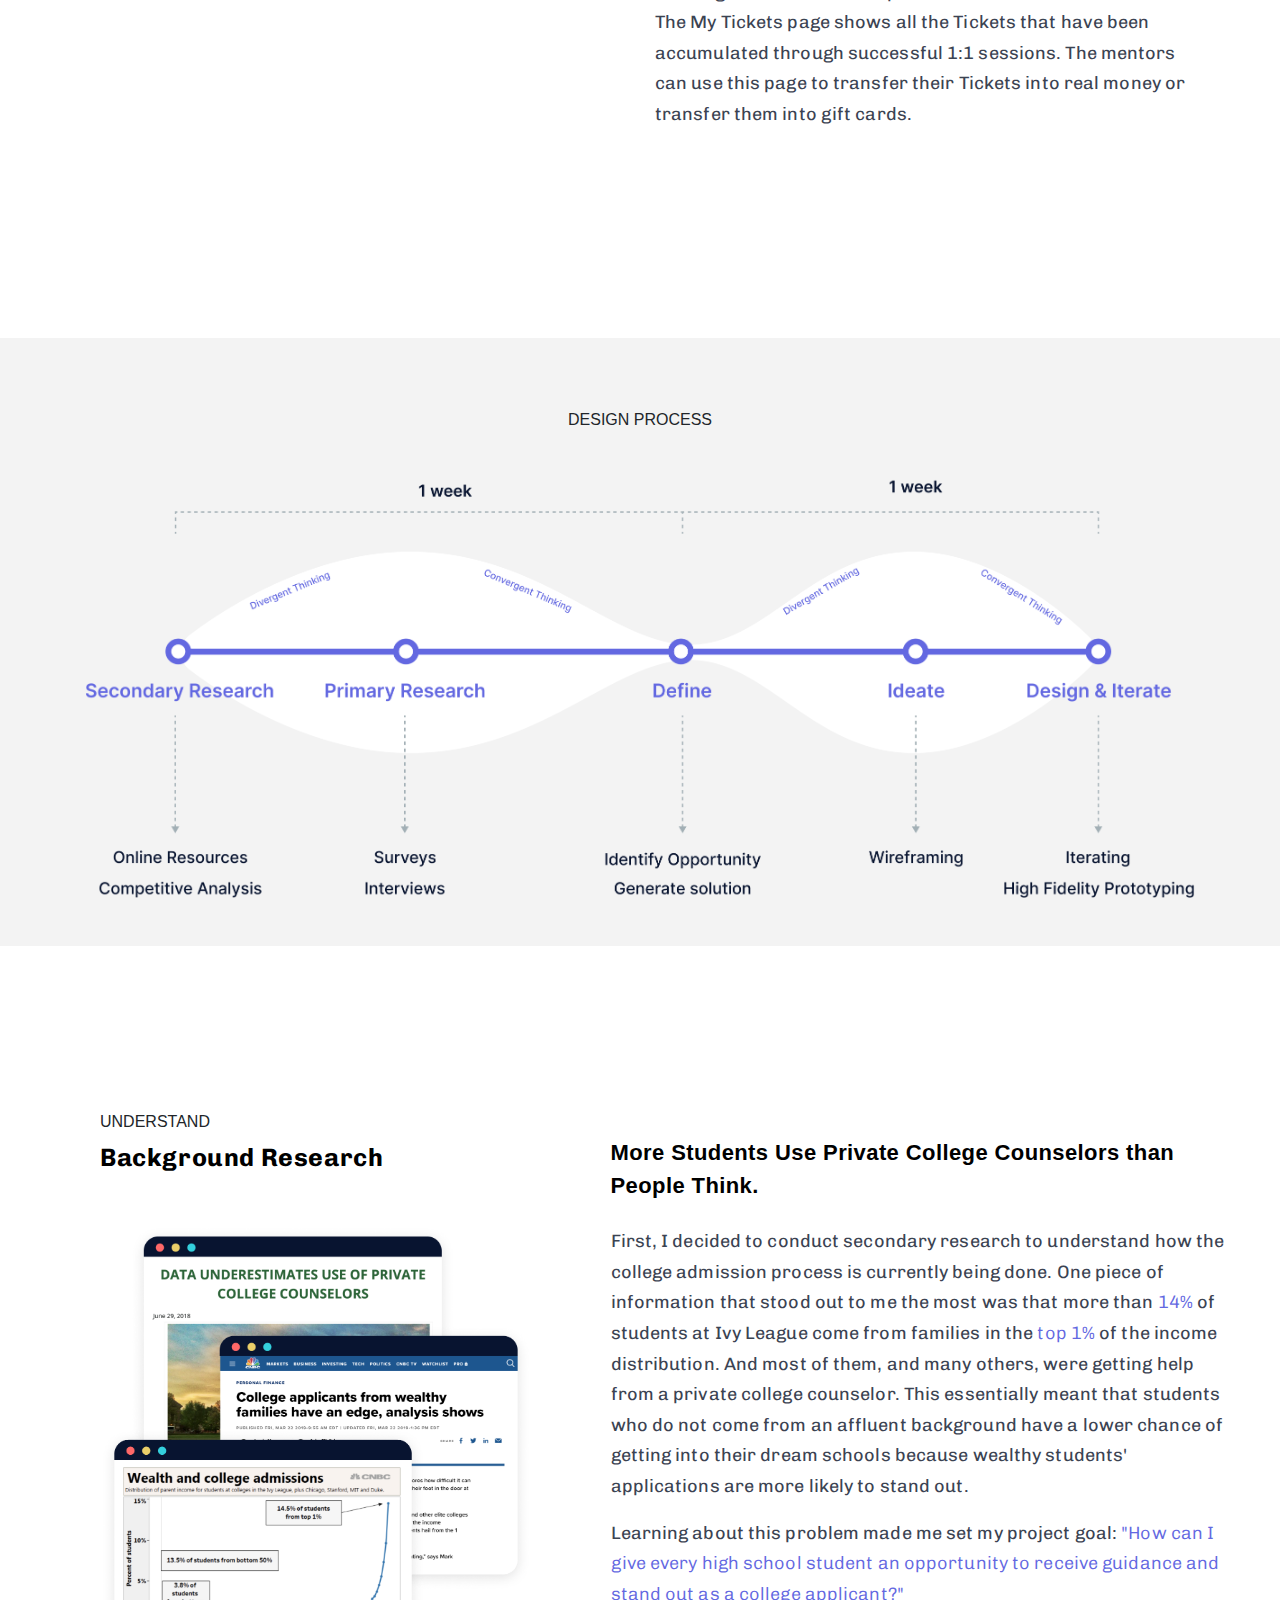
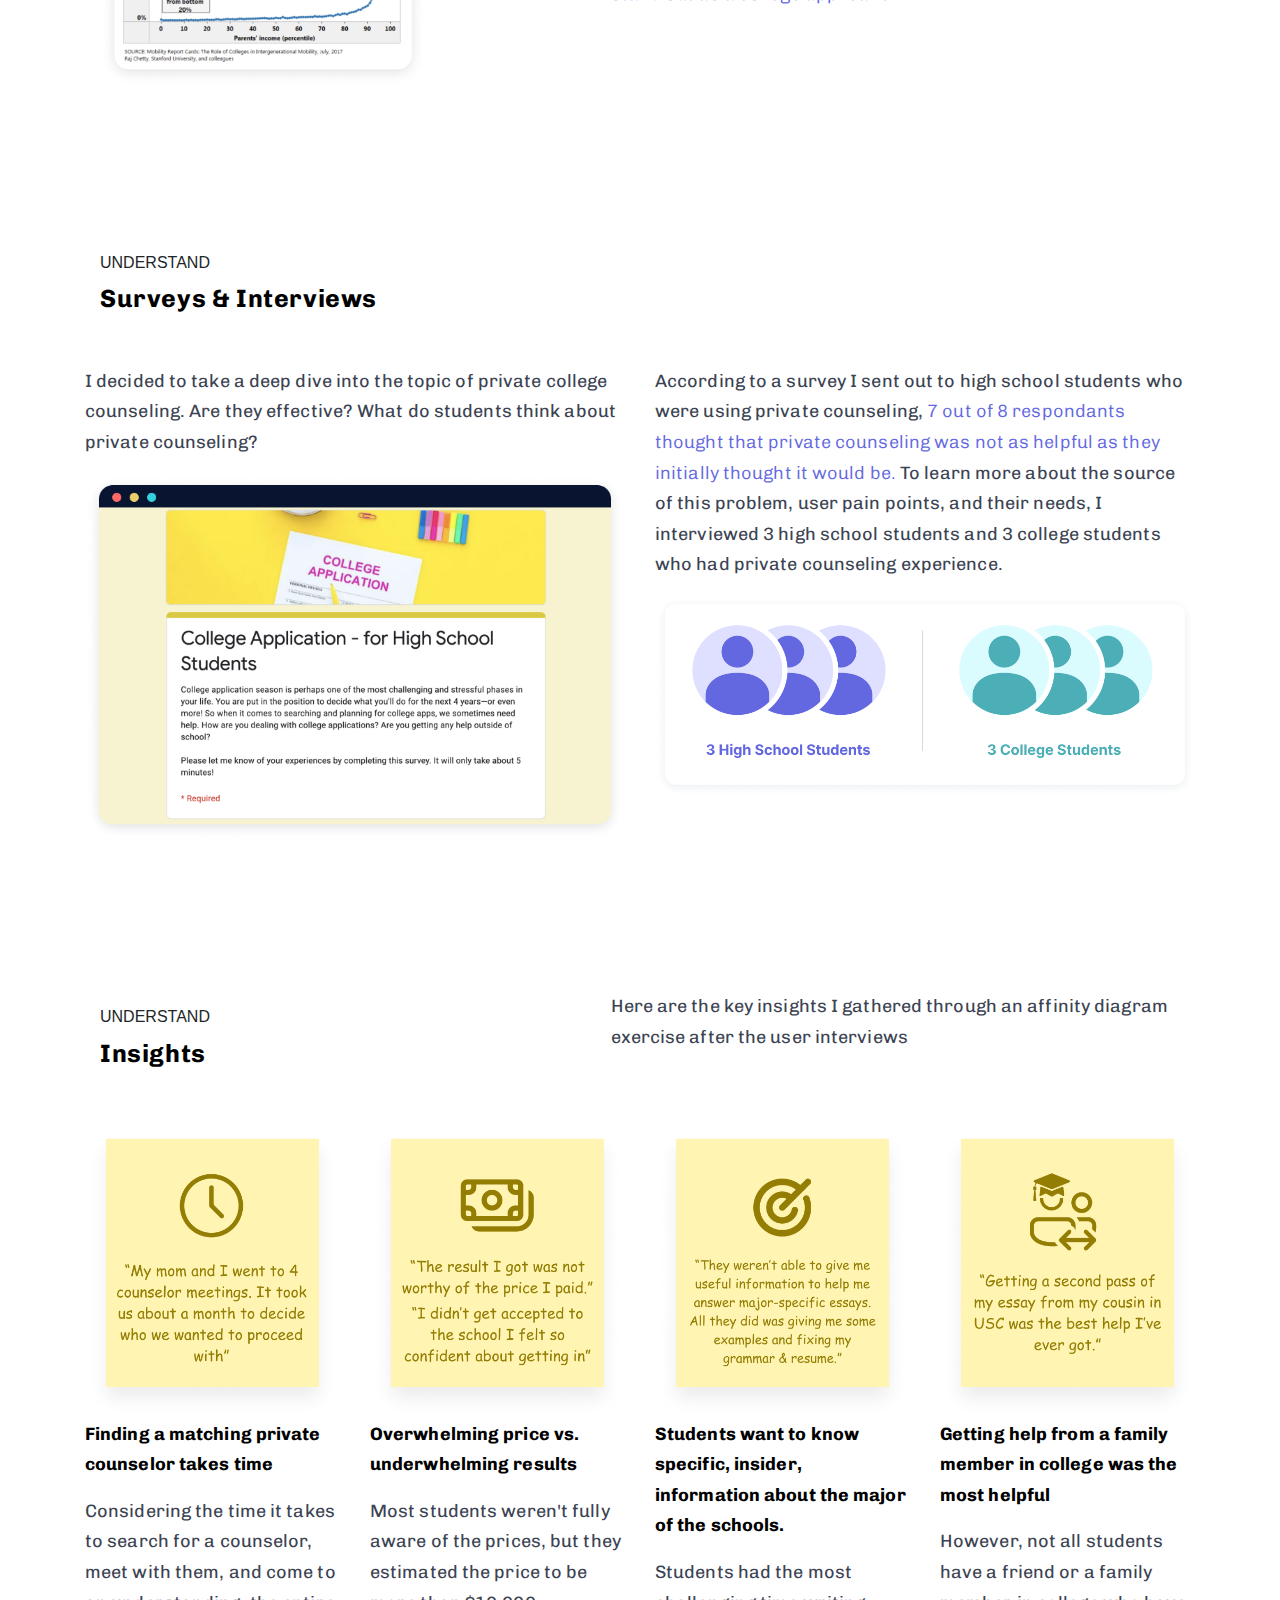
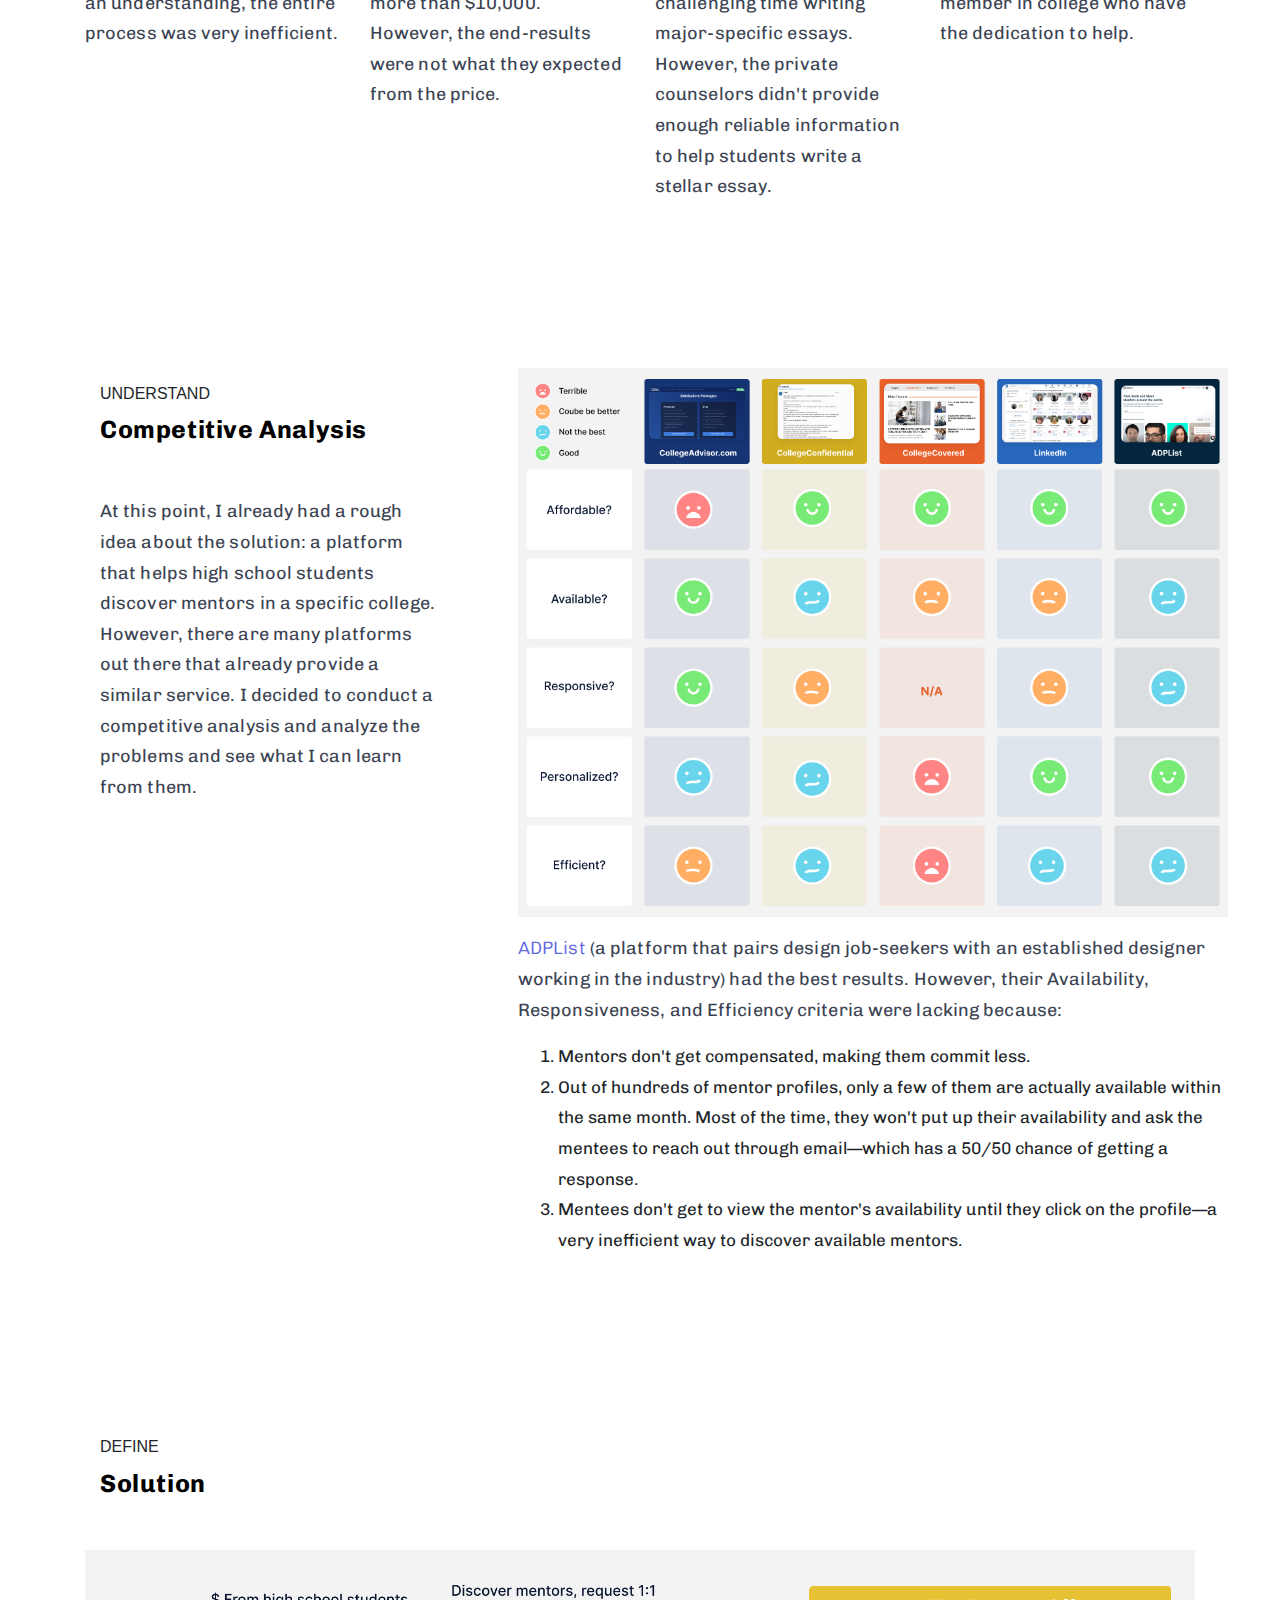
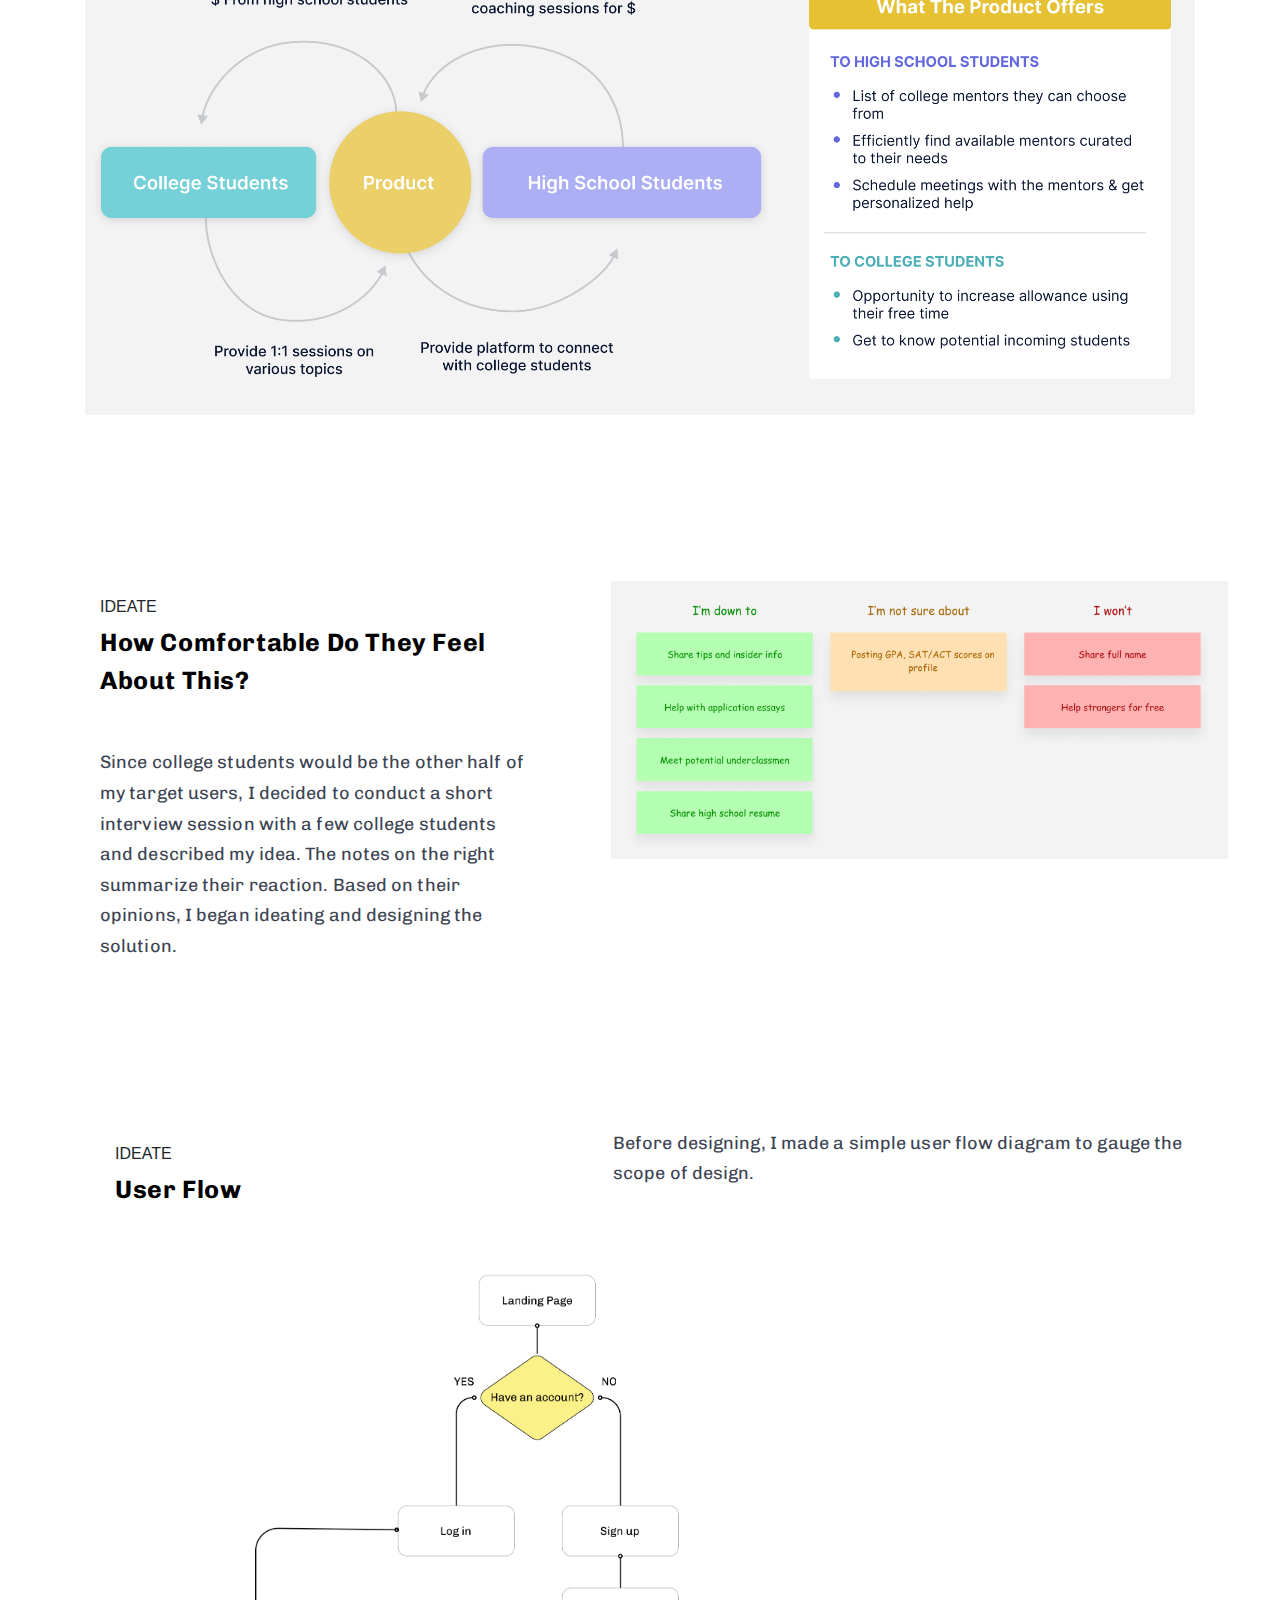
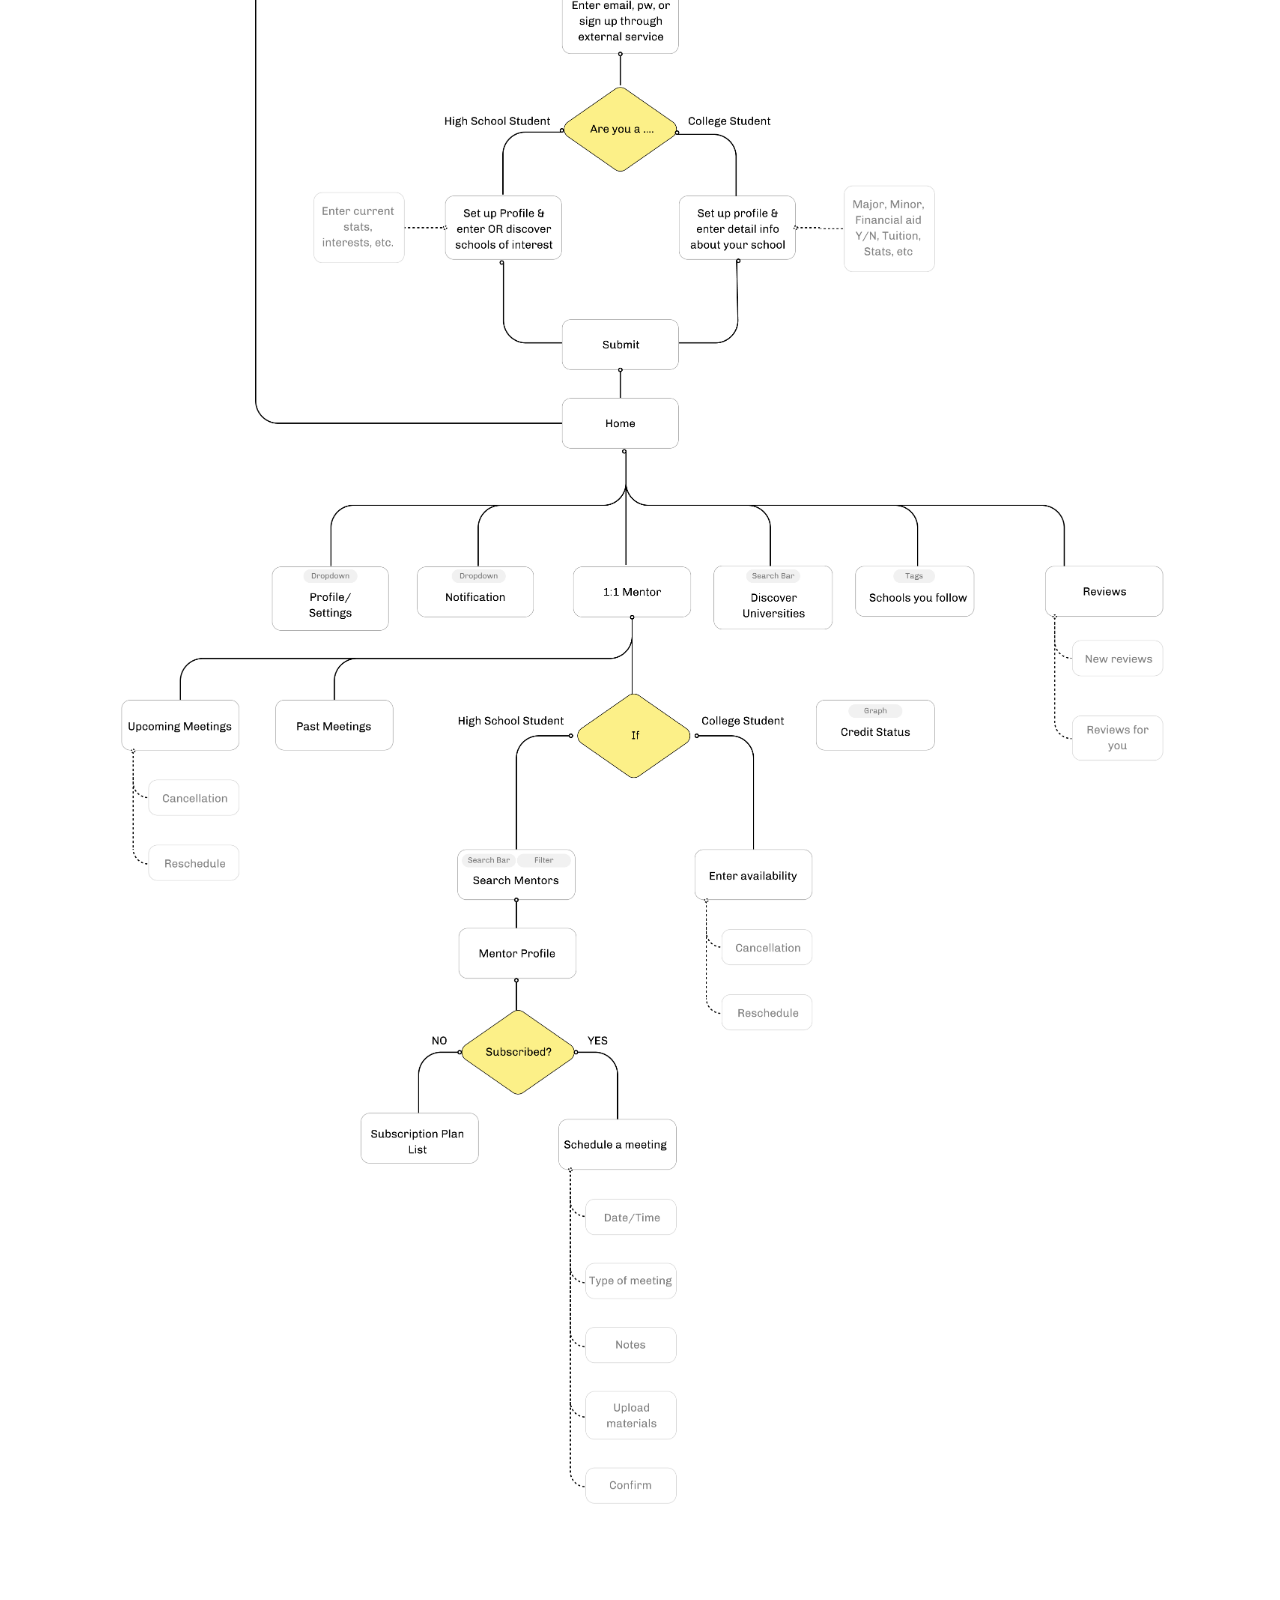
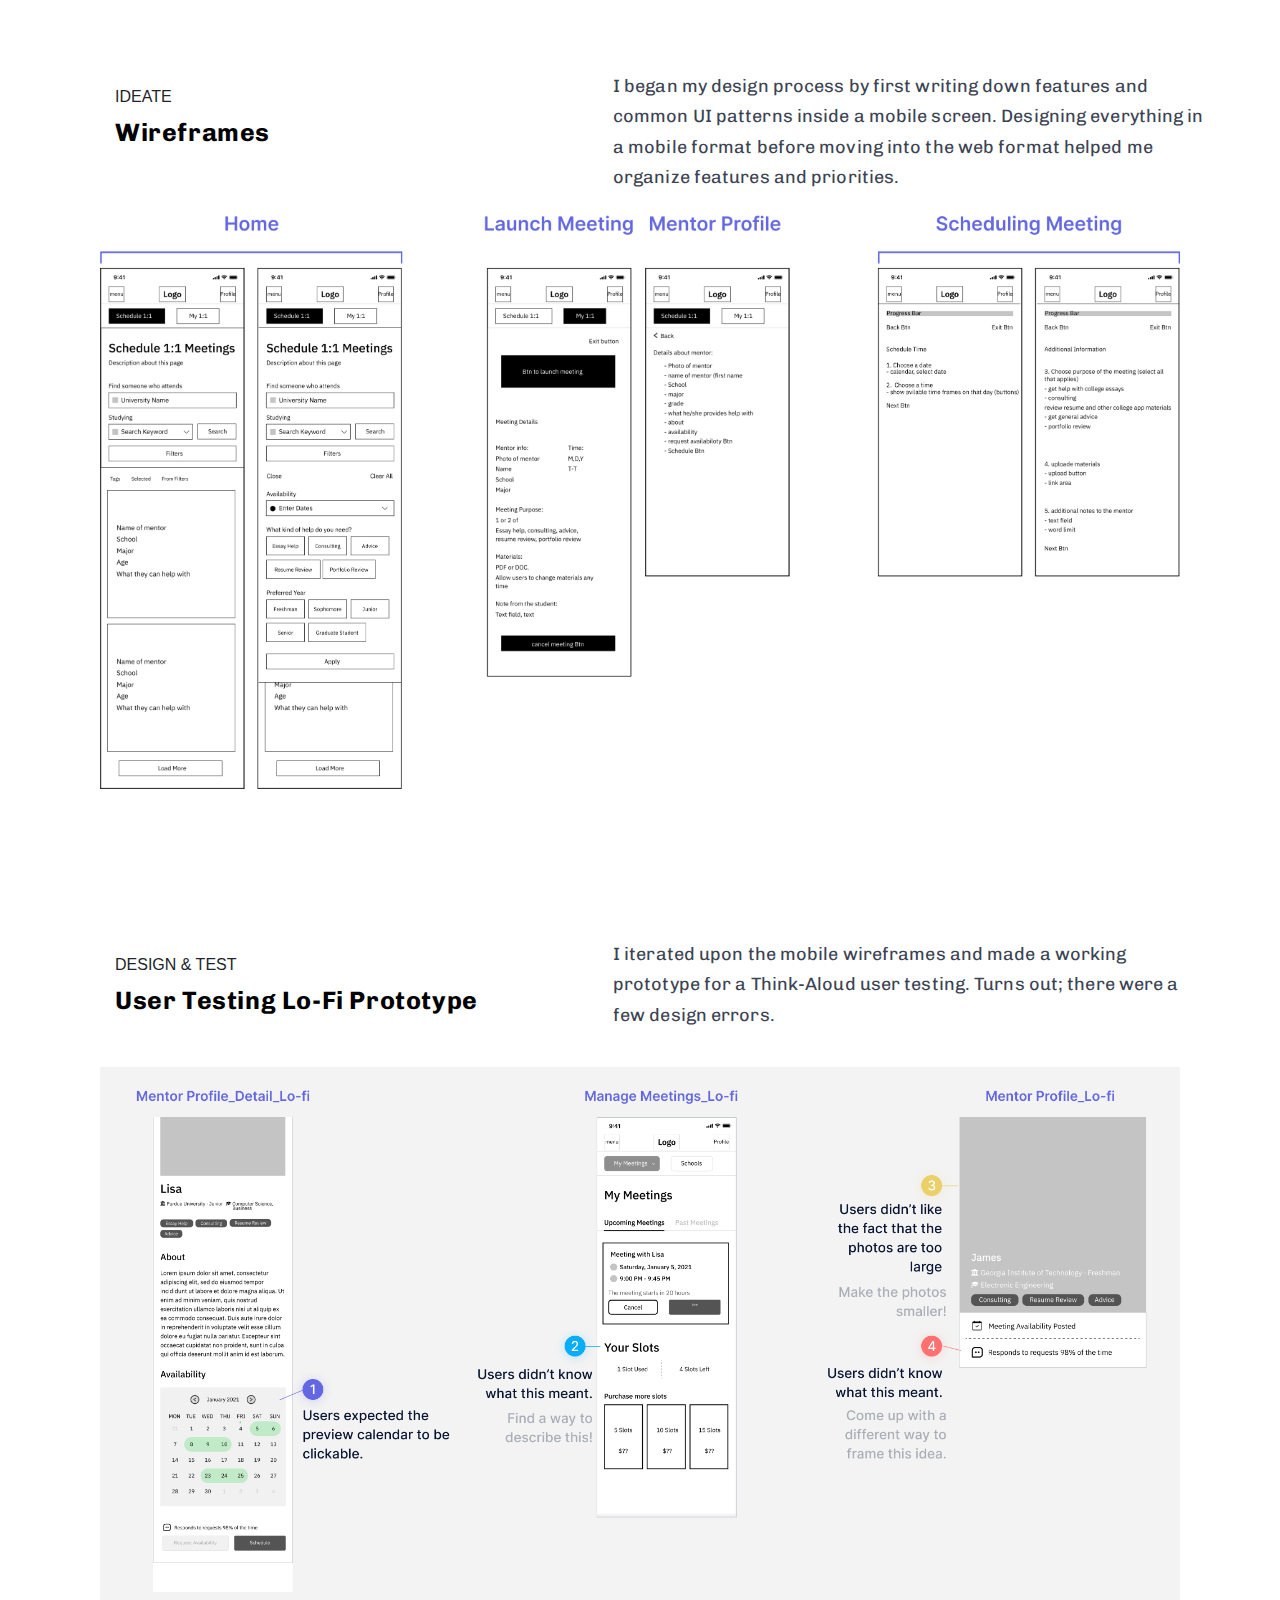
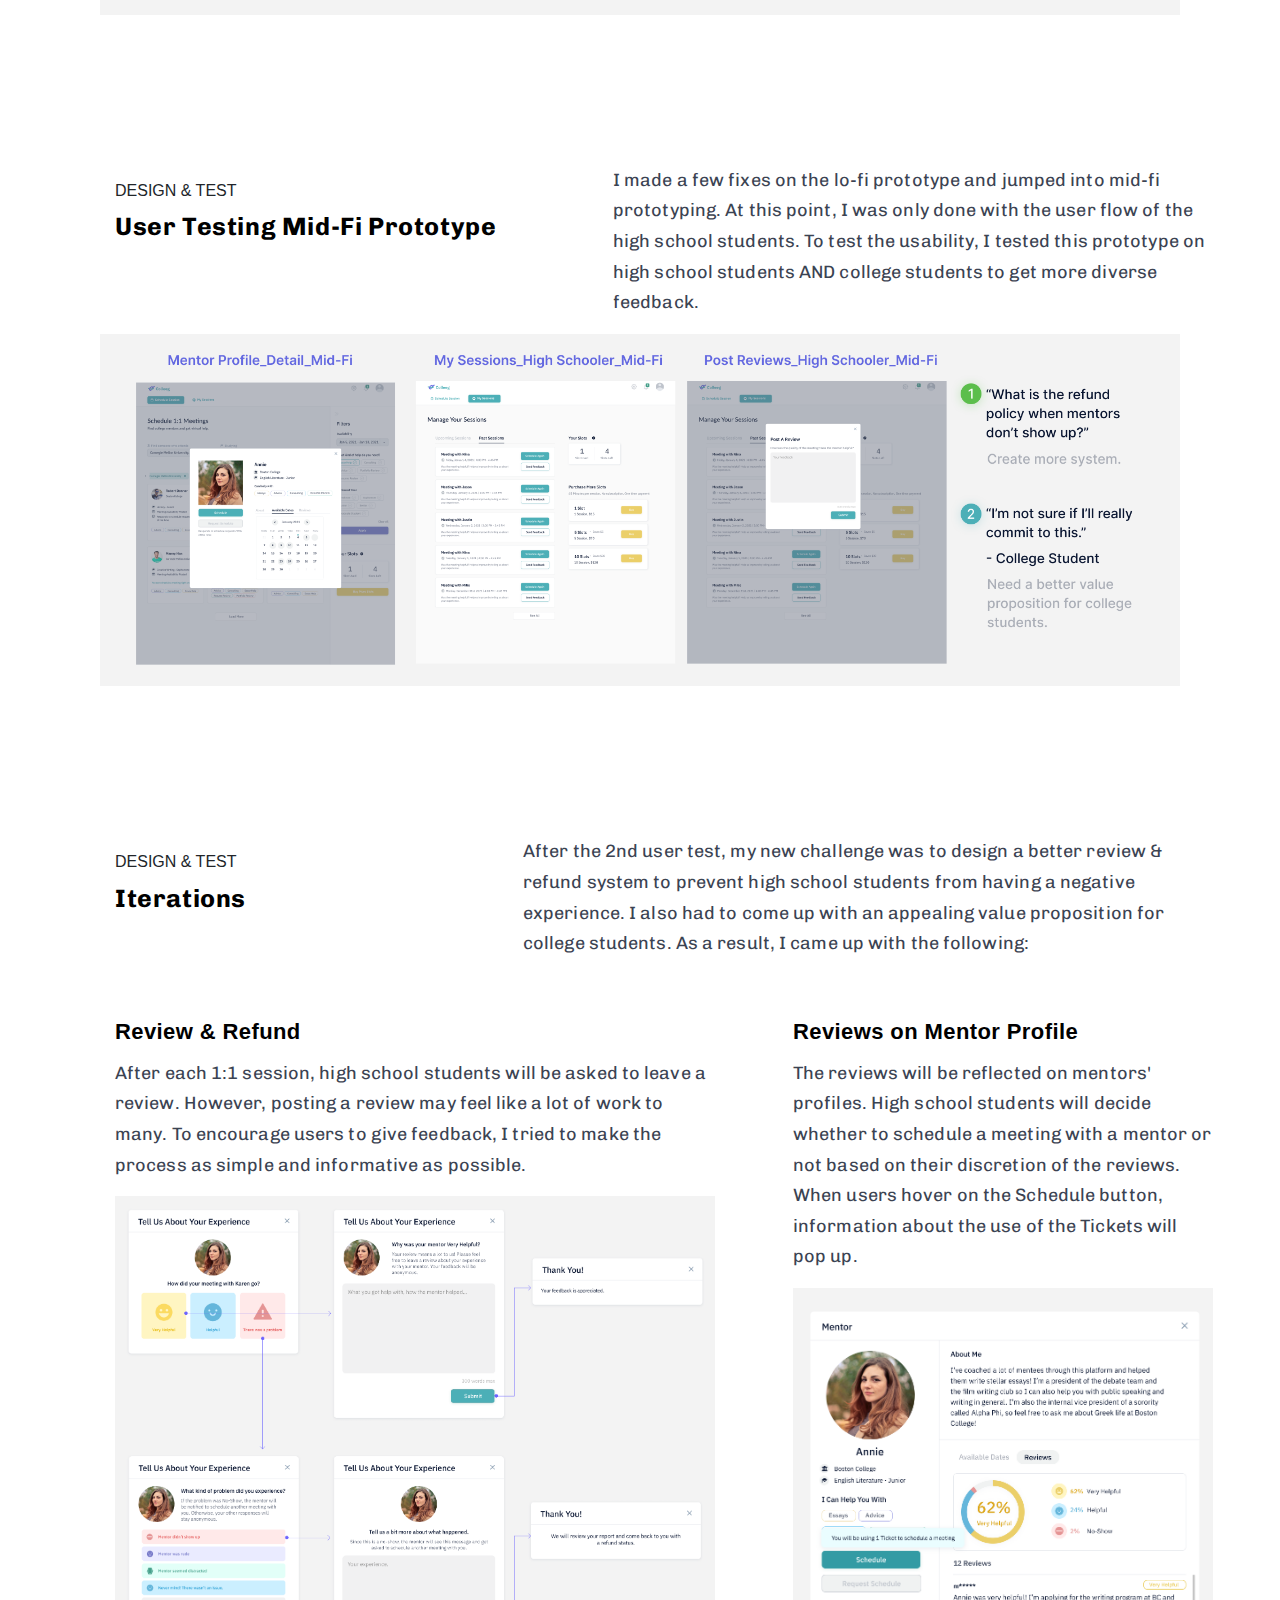
<file: work/colleeg.html>
<!DOCTYPE html>

<html lang="en">
  <head>
    <meta charset="utf-8">
    <meta name="viewport" content="width=device-width, initial-scale=1, shrink-to-fit=no">

    <title>Colleeg</title>
    <!-- Lightbox.css -->
    <link href="../Assets/Javascript/lightbox2-2.11.3/dist/css/lightbox.css" rel="stylesheet" />

    <!-- Archivo -->
    <link rel="preconnect" href="https://fonts.gstatic.com">
    <link href="https://fonts.googleapis.com/css2?family=Archivo:ital,wght@0,400;0,500;0,600;0,700;1,400;1,500&display=swap" rel="stylesheet">

    <!-- Chivo font -->
    <link rel="preconnect" href="https://fonts.gstatic.com">
    <link href="https://fonts.googleapis.com/css2?family=Chivo:ital,wght@0,300;0,400;0,700;1,300;1,400;1,700&display=swap" rel="stylesheet">

    <!-- Main CSS -->
    <link rel="stylesheet" type="text/css" href="../Assets/CSS/main.css">
    <!-- Bootstrap 4.3 CSS -->
    <link rel="stylesheet" href="https://stackpath.bootstrapcdn.com/bootstrap/4.3.1/css/bootstrap.min.css" integrity="sha384-ggOyR0iXCbMQv3Xipma34MD+dH/1fQ784/j6cY/iJTQUOhcWr7x9JvoRxT2MZw1T" crossorigin="anonymous">
  </head>

  <body>
    <!-- Nav Bar -->
    <nav class="navbar navbar-expand-sm navbar-custom navbar-light">
      <!-- <a class="navbar-brand" href="index.html">Jisoo</a> -->
      <button class="navbar-toggler" data-toggle="collapse" data-target="#navbar-menu">
        <span class="navbar-toggler-icon"></span>
      </button>
      <div class="collapse navbar-collapse" id="navbar-menu">
        <ul class="navbar-nav navbar-center ml-auto">
          <li class="nav-item active"><a href="../index.html" class="nav-link">WORK</a></li>
          <li class="nav-item"><a href="../index.html" class="nav-link navbar-brand">🍜 JISOO</a></li>
          <li class="nav-item"><a href="../about.html" class="nav-link">ABOUT</a></li>
        </ul>
      </div>
    </nav>
    


    <!-- Project Banner Image Section -->
    <section> 
      <img src="../Assets/img_colleeg/Banner_Purplever.png" class="img-fluid" id="artietop">
    </section>

    <!-- Title -->
    <div class="container">
      <div class="project-title mb-3">Colleeg</div>
    </div>

    <!-- Intro Container -->
    <div class="container">
      <!-- Intro Block -->
      <div class="block-custom">
          <!-- Intro -->
          <h4>How might we provide affordable help to high school students during the college admission process?</h4>
          <p>Statistically, more students from affluent homes get into more elite colleges—without cheating. This is because a lot of the stronger college applications are likely to have gone through the hands of expensive private counselors. Since private counseling is so prevalent in the college admissions process, I decided to create a platform that makes private counseling more open-sourced and accessible. The solution I generated as a result was a website that connects high school students with college mentors.</p>

        <!-- Basic info -->
        <div class="row mt-5">
          <div class="col"> 
            <p><b>My Role</b></p>
            <p>Although this was an individual project, I was constantly asking for feedback from my peers to get more diverse opinions.</p> 
          </div>

          <div class="col"> 
            <p><b>UX Methods</b></p>
            <p>Secondary Research · Survey Design · User Interviews · User Testing · User Flow Mapping · Wireframing · Prototyping · Visual Design</p>
          </div>

        </div> <!-- Basic info Ends -->
      </div> <!-- Intro Block Ends -->
    </div> <!-- Intro Container Ends-->


    <!-- Problem & Solution Section -->
    <section class="pt-5 pb-5 block-custom" style="background-color:#fafafb;">
      <div class="container">
        <div class="d-flex flex-column flex-lg-row align-items-start">
          <!-- Problem -->
          <div class="col mb-5">
            <h4>Problem</h4>
            <p>It is extremely difficult for high school students to finish college applications on their own. Meanwhile, private college counseling is highly inaccessible and ineffective for its price.</p>
          </div>
          <!-- Challenge -->
          <div class="col mb-5">
            <h4>Challenge</h4>
            <p>How can I make a functioning service structure?</p>
          </div>
          <!-- Solution -->
          <div class="col">
            <h4 class="mb-2">Solution</h4>
            <p>A web app that helps high schoolers discover college mentors to receive personalized help at a reasonable price.</p>
          </div>
        </div>
      </div> <!-- Container Ends -->
    </section> <!-- Problem & Solution Section Ends -->


    <!-- Solution Overview -->
    <div class="container">
      <div class="block-custom">
        <h6 class="text-center">SOLUTION OVERVIEW</h6>
        <!-- Solution 1 -->
        <div class="solution-overview-block row mt-5">
          <div class="col">
            <iframe src="https://player.vimeo.com/video/520872238?autoplay=1&loop=1&title=0&byline=0&portrait=0" width="100%" height="100%" frameborder="0" allow="autoplay; fullscreen" allowfullscreen></iframe>

          </div>
          <div class="col align-self-center">
            <h4 class="mt-5 mb-2">1. Personalized Search</h4>
            <p>Various layers of filters allow high schoolers to discover mentors efficiently. Each profile card is designed to display enough context about the mentor's availability before clicking on them to see more details.</p>
          </div>
        </div>
        <!-- Solution 2 -->
        <div class="solution-overview-block row mt-5">
          <div class="col">
            <iframe src="https://player.vimeo.com/video/520876280?autoplay=1&loop=1&title=0&byline=0&portrait=0" width="100%" height="100%" frameborder="0" allow="autoplay; fullscreen" allowfullscreen></iframe>
          </div>
          <div class="col align-self-center">
            <h4 class="mt-5 mb-2">2. Schedule a Meeting</h4>
            <p>Students can schedule a meeting with a college mentor of their choice. The meeting planner makes the mentees provide enough information about their needs. This allows mentors to prepare for the session in advance and lead the sessions smoothly.</p>
          </div>
        </div>
        <!-- Solution 3 -->
        <div class="solution-overview-block row mt-5">
          <div class="col">
            <iframe src="https://player.vimeo.com/video/520878311?autoplay=1&loop=1&title=0&byline=0&portrait=0" width="100%" height="100%" frameborder="0" allow="autoplay; fullscreen" allowfullscreen></iframe>
          </div>
          <div class="col align-self-center">
            <h4 class="mt-5 mb-2">3. Access & Manage Meeting Sessions</h4>
            <p>Students can quickly access and manage upcoming meetings.
            </p>
          </div>
        </div>
        <!-- Solution 4 -->
        <div class="solution-overview-block row mt-5">
          <div class="col">
            <iframe src="https://player.vimeo.com/video/520878343?autoplay=1&loop=1&title=0&byline=0&portrait=0" width="100%" height="100%" frameborder="0" allow="autoplay; fullscreen" allowfullscreen></iframe>
          </div>
          <div class="col align-self-center">
            <h4 class="mt-5 mb-2">4. Report Issues, Send Feedback</h4>
            <p>Since the college students are not trained professionals, many users were concerned with problematic behaviors that might show during the 1:1 sessions. To prevent this, I included a systematic review & refund system.
            </p>
          </div>
        </div>

        <!-- Solution 5 -->
        <div class="solution-overview-block row mt-5">
          <div class="col">
            <iframe src="https://player.vimeo.com/video/520879839?autoplay=1&loop=1&title=0&byline=0&portrait=0" width="100%" height="100%" frameborder="0" allow="autoplay; fullscreen" allowfullscreen></iframe>
          </div>
          <div class="col align-self-center">
            <h4 class="mt-5 mb-2">5. Improve Mentoring, Get Paid</h4>
            <p>Mentors are able to view analytics of the mentees' feedback. The detail overview of the Reports made by the mentees will make the mentors more self-aware of their shortcomings and improve. Mentors can also see the details of each Report Case - specifically the No-show cases - and reschedule meetings to fulfill their responsibilities. </br>The My Tickets page shows all the Tickets that have been accumulated through successful 1:1 sessions. The mentors can use this page to transfer their Tickets into real money or transfer them into gift cards. 
            </p>
          </div>
        </div>

      </div>
    </div> <!-- Solution Overview Ends-->


    <!-- Design Process -->
    <section class="pt-5 pb-5 block-custom" style="background-color:#F3F3F3;">
      <div class="container">
        <h6 class="mt-4 mb-5 text-center">DESIGN PROCESS</h6>
        <img src="../Assets/img_colleeg/desprocess_colleeg.png" class="img-fluid">
    </section> <!-- Design Process Ends -->


    <!-- Understand: bg research -->
    <div class="container">
      <div class="block-custom">
        <!-- Div LR Wrapper -->
        <div class="block-custom-content d-flex flex-column flex-lg-row align-items-center mt-5">
          <!-- Div Left -->
          <div class="col-sm-5 align-self-start mr-5">
            <h6 class="mt-3">UNDERSTAND</h6>
            <h4 class="mb-5">Background Research</h4>
            <img src="../Assets/img_colleeg/OnlineResources.png" class="img-fluid">
          </div> <!-- Div Left Ends -->
          <!-- Div Right -->
          <div class="col-sm-7 align-self-start">
            <h5>More Students Use Private College Counselors than People Think.</h5>
            <p class="mt-4">First, I decided to conduct secondary research to understand how the college admission process is currently being done. One piece of information that stood out to me the most was that more than <em class="purple-em">14%</em> of students at Ivy League come from families in the <em class="purple-em">top 1%</em> of the income distribution. And most of them, and many others, were getting help from a private college counselor. This essentially meant that students who do not come from an affluent background have a lower chance of getting into their dream schools because wealthy students' applications are more likely to stand out.</p>
            <p>Learning about this problem made me set my project goal: <em class="purple-em">"How can I give every high school student an opportunity to receive guidance and stand out as a college applicant?"</em></p>
          </div> <!-- Div Right Ends-->
        </div> <!-- Div LR Wrapper Ends -->
      </div>
    </div> <!-- Understand: bg research Ends -->


    <!-- Understand: Surveys & Interviews -->
    <div class="container">
      <div class="block-custom">
        <!-- Div LR Wrapper -->
        <div class="block-custom-content d-flex flex-column flex-lg-row align-items-center mt-5">
          <!-- Div Left -->
          <div class="col-sm-5 align-self-start mr-5">
            <h6 class="mt-3">UNDERSTAND</h6>
            <h4 class="mb-5">Surveys & Interviews</h4>
          </div> <!-- Div Left Ends -->
          <!-- Div Right -->
          <div class="col-sm-7 align-self-start">
          </div> <!-- Div Right Ends-->
        </div> <!-- Div LR Wrapper Ends -->
        <div class="row">
          <div class="col"> 
            <p>I decided to take a deep dive into the topic of private college counseling. Are they effective? What do students think about private counseling? </p>
            <img src="../Assets/img_colleeg/surveys.png" class="img-fluid">
          </div>

          <div class="col"> 
            <p>According to a survey I sent out to high school students who were using private counseling, <em class="purple-em">7 out of 8 respondants thought that private counseling was not as helpful as they initially thought it would be.</em> To learn more about the source of this problem, user pain points, and their needs, I interviewed 3 high school students and 3 college students who had private counseling experience.</p>
            <img src="../Assets/img_colleeg/participants.png" class="img-fluid">
          </div>

        </div> <!-- Basic info Ends -->

      </div>
    </div> <!-- Understand: Surveys & Interviews Ends -->

    <!-- understand: Insights  -->
    <div class="container">
      <div class="block-custom">
        <!-- Div LR Wrapper -->
        <div class="block-custom-content d-flex flex-column flex-lg-row align-items-center mt-5">
          <!-- Div Left -->
          <div class="col-sm-5 align-self-start mr-5">
            <h6 class="mt-3">UNDERSTAND</h6>
            <h4 class="mb-5">Insights</h4>
          </div> <!-- Div Left Ends -->

          <!-- Div Right -->
          <div class="col-sm-7 align-self-start">
            <p>Here are the key insights I gathered through an affinity diagram exercise after the user interviews</p>
          </div> <!-- Div Right Ends-->
        </div> <!-- Div LR Wrapper Ends --> 
        <div class="row mt-2">
          <div class="col"> 
            <img src="../Assets/img_colleeg/insight_inefficient.png" class="img-fluid">
            <p><b>Finding a matching private counselor takes time</b></p>
            <p>Considering the time it takes to search for a counselor, meet with them, and come to an understanding, the entire process was very inefficient.</p> 
          </div>

          <div class="col"> 
            <img src="../Assets/img_colleeg/insight_price.png" class="img-fluid">
            <p><b>Overwhelming price vs. underwhelming results</b></p>
            <p>Most students weren't fully aware of the prices, but they estimated the price to be more than $10,000. However, the end-results were not what they expected from the price.</p> 
          </div>

          <div class="col"> 
            <img src="../Assets/img_colleeg/insight_insider.png" class="img-fluid">
            <p><b>Students want to know specific, insider, information about the major of the schools.</b></p>
            <p>Students had the most challenging time writing major-specific essays. However, the private counselors didn't provide enough reliable information to help students write a stellar essay.</p> 
          </div>

          <div class="col"> 
            <img src="../Assets/img_colleeg/insight_fam.png" class="img-fluid">
            <p><b>Getting help from a family member in college was the most helpful</b></p>
            <p>However, not all students have a friend or a family member in college who have the dedication to help.</p> 
          </div>

        </div> <!-- Basic info Ends -->
      </div>
    </div> <!-- understand: Insights Ends  -->


    <!-- understand: Competitive Analysis  -->
    <div class="container">
      <div class="block-custom">
        <!-- Div LR Wrapper -->
        <div class="block-custom-content d-flex flex-column flex-lg-row align-items-center mt-5">
          <!-- Div Left -->
          <div class="col-sm-4 align-self-start mr-5">
            <h6 class="mt-3">UNDERSTAND</h6>
            <h4 class="mb-5">Competitive Analysis </h4>
            <p>At this point, I already had a rough idea about the solution: a platform that helps high school students discover mentors in a specific college. However, there are many platforms out there that already provide a similar service. I decided to conduct a competitive analysis and analyze the problems and see what I can learn from them.</p>
          </div> <!-- Div Left Ends -->
          <!-- Div Right -->
          <div class="col-sm-8 align-self-start">
            <a href="../Assets/img_colleeg/companal.png" data-lightbox="colleeg-companal"><img src="../Assets/img_colleeg/companal.png" class="img-fluid lightbox-hover mb-3"></a>
            <p><em class="purple-em">ADPList</em> (a platform that pairs design job-seekers with an established designer working in the industry) had the best results. However, their Availability, Responsiveness, and Efficiency criteria were lacking because:</p>
            <ol>
              <li>Mentors don't get compensated, making them commit less.</li>
              <li>Out of hundreds of mentor profiles, only a few of them are actually available within the same month. Most of the time, they won't put up their availability and ask the mentees to reach out through email—which has a 50/50 chance of getting a response.</li>
              <li>Mentees don't get to view the mentor's availability until they click on the profile—a very inefficient way to discover available mentors.</li>
            </ol>
            
          </div> <!-- Div Right Ends-->
        </div> <!-- Div LR Wrapper Ends -->
      </div>
    </div> <!-- understand: Competitive Analysis  Ends -->


    <!-- DEFINE: Solution  -->
    <div class="container">
      <div class="block-custom">
        <!-- Div LR Wrapper -->
        <div class="block-custom-content d-flex flex-column flex-lg-row align-items-center mt-5">
          <!-- Div Left -->
          <div class="col-sm-5 align-self-start mr-5">
            <h6 class="mt-3">DEFINE</h6>
            <h4 class="mb-5">Solution</h4>
          </div> <!-- Div Left Ends -->
          <!-- Div Right -->
          <div class="col-sm-7 align-self-start">
          </div> <!-- Div Right Ends-->
        </div> <!-- Div LR Wrapper Ends -->
        <a href="../Assets/img_colleeg/solutions.png" data-lightbox="colleeg-solutions"><img src="../Assets/img_colleeg/solutions.png" class="img-fluid lightbox-hover mb-3"></a>
      </div>
    </div> <!-- DEFINE: Solution Ends -->

    <!-- IDEATE: Brainstorm Solutions  -->
    <div class="container">
      <div class="block-custom">
        <!-- Div LR Wrapper -->
        <div class="block-custom-content d-flex flex-column flex-lg-row align-items-center mt-5">
          <!-- Div Left -->
          <div class="col-sm-5 align-self-start mr-5">
            <h6 class="mt-3">IDEATE</h6>
            <h4 class="mb-5">How Comfortable Do They Feel About This?</h4>
            <p>Since college students would be the other half of my target users, I decided to conduct a short interview session with a few college students and described my idea. The notes on the right summarize their reaction. Based on their opinions, I began ideating and designing the solution.</p>
          </div> <!-- Div Left Ends -->

          <!-- Div Right -->
          <div class="col-sm-7 align-self-start">
            <a href="../Assets/img_colleeg/college_stud_opinions.png" data-lightbox="colleeg-reactions" ><img src="../Assets/img_colleeg/college_stud_opinions.png" class="img-fluid lightbox-hover"></a>
          </div> <!-- Div Right Ends-->
        </div> <!-- Div LR Wrapper Ends -->
    </div> <!-- IDEATE: Brainstorm Solutions  Ends -->

    <!-- IDEATE: User Flow  -->
    <div class="container">
      <div class="block-custom">
        <!-- Div LR Wrapper -->
        <div class="block-custom-content d-flex flex-column flex-lg-row align-items-center mt-5">
          <!-- Div Left -->
          <div class="col-sm-5 align-self-start mr-5">
            <h6 class="mt-3">IDEATE</h6>
            <h4 class="mb-5">User Flow</h4>
          </div> <!-- Div Left Ends -->

          <!-- Div Right -->
          <div class="col-sm-7 align-self-start">
            <p>Before designing, I made a simple user flow diagram to gauge the scope of design.</p>
          </div> <!-- Div Right Ends-->
        </div> <!-- Div LR Wrapper Ends --> 
        <a href="../Assets/img_colleeg/userflow.png" data-lightbox="colleeg-userflow" ><img src="../Assets/img_colleeg/userflow.png" class="img-fluid lightbox-hover"></a>
      </div>
    </div> <!-- IDEATE: User Flow  Ends -->


    <!-- DESIGN: Wireframes  -->
    <div class="container">
      <div class="block-custom">
        <!-- Div LR Wrapper -->
        <div class="block-custom-content d-flex flex-column flex-lg-row align-items-center mt-5">
          <!-- Div Left -->
          <div class="col-sm-5 align-self-start mr-5">
            <h6 class="mt-3">IDEATE</h6>
            <h4 class="mb-5">Wireframes</h4>
          </div> <!-- Div Left Ends -->

          <!-- Div Right -->
          <div class="col-sm-7 align-self-start">
            <p>I began my design process by first writing down features and common UI patterns inside a mobile screen. Designing everything in a mobile format before moving into the web format helped me organize features and priorities.</p>
          </div> <!-- Div Right Ends-->
        </div> <!-- Div LR Wrapper Ends --> 
        <a href="../Assets/img_colleeg/wireframes_ver2.png" data-lightbox="colleeg-wireframes" ><img src="../Assets/img_colleeg/wireframes_ver2.png" class="img-fluid lightbox-hover"></a>
      </div>
    </div> <!-- DESIGN: Wireframes  Ends -->

    <!-- DESIGN: Lo-fidelity Prototype  -->
    <div class="container">
      <div class="block-custom">
        <!-- Div LR Wrapper -->
        <div class="block-custom-content d-flex flex-column flex-lg-row align-items-center mt-5">
          <!-- Div Left -->
          <div class="col-sm-5 align-self-start mr-5">
            <h6 class="mt-3">DESIGN & TEST</h6>
            <h4 class="mb-5">User Testing Lo-Fi Prototype</h4>
          </div> <!-- Div Left Ends -->

          <!-- Div Right -->
          <div class="col-sm-7 align-self-start">
            <p>I iterated upon the mobile wireframes and made a working prototype for a Think-Aloud user testing. Turns out; there were a few design errors.</p>
          </div> <!-- Div Right Ends-->
        </div> <!-- Div LR Wrapper Ends --> 
        <a href="../Assets/img_colleeg/lofitest.png" data-lightbox="colleeg-test" ><img src="../Assets/img_colleeg/lofitest.png" class="img-fluid lightbox-hover"></a>
      </div>
    </div> <!-- DESIGN: Lo-fidelity Prototype  Ends -->

    <!-- DESIGN: Lo-fidelity Prototype  -->
    <div class="container">
      <div class="block-custom">
        <!-- Div LR Wrapper -->
        <div class="block-custom-content d-flex flex-column flex-lg-row align-items-center mt-5">
          <!-- Div Left -->
          <div class="col-sm-5 align-self-start mr-5">
            <h6 class="mt-3">DESIGN & TEST</h6>
            <h4 class="mb-5">User Testing Mid-Fi Prototype</h4>
          </div> <!-- Div Left Ends -->

          <!-- Div Right -->
          <div class="col-sm-7 align-self-start">
            <p>I made a few fixes on the lo-fi prototype and jumped into mid-fi prototyping. At this point, I was only done with the user flow of the high school students. To test the usability, I tested this prototype on high school students AND college students to get more diverse feedback.</p>
          </div> <!-- Div Right Ends-->
        </div> <!-- Div LR Wrapper Ends --> 
        <a href="../Assets/img_colleeg/hifitest.png" data-lightbox="colleeg-test" ><img src="../Assets/img_colleeg/hifitest.png" class="img-fluid lightbox-hover"></a>
      </div>
    </div> <!-- DESIGN: Lo-fidelity Prototype  Ends -->

    <!-- DESIGN: hi-fidelity Prototype  -->
    <div class="container">
      <div class="block-custom">
        <!-- Div LR Wrapper -->
        <div class="block-custom-content d-flex flex-column flex-lg-row align-items-center mt-5">
          <!-- Div Left -->
          <div class="col-sm-4 align-self-start mr-5">
            <h6 class="mt-3">DESIGN & TEST</h6>
            <h4 class="mb-5">Iterations</h4>
          </div> <!-- Div Left Ends -->

          <!-- Div Right -->
          <div class="col-sm-8 align-self-start">
            <p>After the 2nd user test, my new challenge was to design a better review & refund system to prevent high school students from having a negative experience. I also had to come up with an appealing value proposition for college students. As a result, I came up with the following:</p>
          </div> <!-- Div Right Ends-->
        </div> <!-- Div LR Wrapper Ends --> 
        <!-- Div LR Wrapper 2 -->
        <div class="block-custom-content d-flex flex-column flex-lg-row align-items-center">
          <!-- Div Left -->
          <div class="col-sm-7 align-self-start mr-5">
            <h5>Review & Refund</h5>
            <p>After each 1:1 session, high school students will be asked to leave a review. However, posting a review may feel like a lot of work to many. To encourage users to give feedback, I tried to make the process as simple and informative as possible.</p>
            <a href="../Assets/img_colleeg/iteration_feedback.png" data-lightbox="colleeg-iteration" ><img src="../Assets/img_colleeg/iteration_feedback.png" class="img-fluid lightbox-hover"></a>
          </div> <!-- Div Left Ends -->

          <!-- Div Right -->
          <div class="col-sm-5 align-self-start">
            <h5>Reviews on Mentor Profile</h5>
            <p>The reviews will be reflected on mentors' profiles. High school students will decide whether to schedule a meeting with a mentor or not based on their discretion of the reviews. When users hover on the Schedule button, information about the use of the Tickets will pop up.</p>
            <a href="../Assets/img_colleeg/iteration_review.png" data-lightbox="colleeg-iteration" ><img src="../Assets/img_colleeg/iteration_review.png" class="img-fluid lightbox-hover"></a> 
          </div> <!-- Div Right Ends-->
        </div> <!-- Div LR Wrapper 2 Ends --> 

        <h5>Mentor's View</h5>
            <p>This is what the college mentors will see on the website. In My Sessions, the Analytics will display a summary of feedbacks from the mentees. This will reduce various issues such as the "no-show" since mentors become more self-aware of their coaching style.</p>
            <p>Your Tickets page will show the accumulated amount of Tickets that mentors received from successful 1:1 sessions. I added emphasis on the Ticket-to-real money conversion and the "Redeem As Gift Card" feature to motivate the mentors to use the platform more.</p>
            <a href="../Assets/img_colleeg/iteration_mentor.png" data-lightbox="colleeg-iteration" ><img src="../Assets/img_colleeg/iteration_mentor.png" class="img-fluid lightbox-hover"></a> 
      </div>
    </div> <!-- DESIGN: hi-fidelity Prototype  Ends -->



    <!-- DESIGN: High-fidelity Prototype  -->
    <div class="container">
      <div class="block-custom">
        <!-- Div LR Wrapper -->
        <div class="block-custom-content d-flex flex-column flex-lg-row align-items-center mt-5">
          <!-- Div Left -->
          <div class="col-sm-5 align-self-start mr-5">
            <h6 class="mt-3">DESIGN</h6>
            <h4 class="mb-5">Final Prototype</h4>
          </div> <!-- Div Left Ends -->

          <!-- Div Right -->
          <div class="col-sm-7 align-self-start">
            <p>The user experience focuses on 4 things that my target users valued the most: personalization, efficiency, accessibility, and reliability. </p>
          </div> <!-- Div Right Ends-->
        </div> <!-- Div LR Wrapper Ends --> 

        <!-- Div LR Wrapper (Personalization) -->
        <div class="block-custom-content d-flex flex-column flex-lg-row align-items-center mt-5">
          <!-- Div Left -->
          <div class="col-sm-5 align-self-start mr-5">
            <h5 class="mb-5">Personalized Search</h5>
            <p>As shown in the solution overview, various filters allow high schoolers to discover the exact type of mentor they need. Students can sort the mentors by their school, major, type of help they need, grade, availability, and the number of reviews.</p>
          </div> <!-- Div Left Ends -->

          <!-- Div Right -->
          <div class="col-sm-7 align-self-start">
            <a href="../Assets/img_colleeg/fin-filters.png" data-lightbox="colleeg-hifi" data-title="Click the right half of the image to move forward."><img src="../Assets/img_colleeg/fin-filters.png" class="img-fluid lightbox-hover mb-3"></a>
          </div> <!-- Div Right Ends-->
        </div> <!-- Div LR Wrapper (Personalization) Ends --> 

        <!-- Div LR Wrapper (Efficiency) -->
        <div class="block-custom-content d-flex flex-column flex-lg-row align-items-center mt-5">
          <!-- Div Left -->
          <div class="col-sm-5 align-self-start mr-5">
            <h5 class="mb-5">Efficiency</h5>
            <p>The process of finding an available mentor and scheduling a meeting is designed to be time-efficient. Note that the "Meeting Request Response Rate" shows up when the mentor has not posted his/her availability for immediate scheduling. This provides enough context about the mentor's schedule before clicking on the card.</p>
            <p>The meeting planner makes the mentees provide enough information about their needs. This allows mentors to prepare for the session in advance and lead the sessions smoothly.</p>
          </div> <!-- Div Left Ends -->

          <!-- Div Right -->
          <div class="col-sm-7 align-self-start">
            <a href="../Assets/img_colleeg/fin-efficient.png" data-lightbox="colleeg-hifi" data-title="Click the right half of the image to move forward."><img src="../Assets/img_colleeg/fin-efficient.png" class="img-fluid lightbox-hover mb-3"></a>
          </div> <!-- Div Right Ends-->
        </div> <!-- Div LR Wrapper (Efficiency) Ends --> 

        <!-- Div LR Wrapper (Accessibility) -->
        <div class="block-custom-content d-flex flex-column flex-lg-row align-items-center mt-5">
          <!-- Div Left -->
          <div class="col-sm-5 align-self-start mr-5">
            <h5 class="mb-5">Accessibility</h5>
            <p>Ideally, students should be able to schedule a meeting with a mentor of their choice (Ex: a mentor from a specific school studying a specific major). In real-life settings, schedules might not align, and that perfect mentor may not be available at the moment. The 'Request Schedule' feature prevents this kind of situation.</p>
          </div> <!-- Div Left Ends -->

          <!-- Div Right -->
          <div class="col-sm-7 align-self-start">
            <a href="../Assets/img_colleeg/fin-request.png" data-lightbox="colleeg-hifi" data-title="Click the right half of the image to move forward."><img src="../Assets/img_colleeg/fin-request.png" class="img-fluid lightbox-hover mb-3"></a>
          </div> <!-- Div Right Ends-->
        </div> <!-- Div LR Wrapper (Accessibility) Ends --> 

        <!-- Div LR Wrapper (Reliability) -->
        <div class="block-custom-content d-flex flex-column flex-lg-row align-items-center mt-5">
          <!-- Div Left -->
          <div class="col-sm-5 align-self-start mr-5">
            <h5 class="mb-5">Reliability</h5>
            <p>Since the college students are not trained professionals, a lot of people were concerned with problematic behaviors that might show during the 1:1 sessions. To prevent this, I included a systematic review & refund system.</p>
          </div> <!-- Div Left Ends -->

          <!-- Div Right -->
          <div class="col-sm-7 align-self-start">
            <a href="../Assets/img_colleeg/fin-reliability.png" data-lightbox="colleeg-hifi" data-title="Click the right half of the image to move forward."><img src="../Assets/img_colleeg/fin-reliability.png" class="img-fluid lightbox-hover mb-3"></a>
          </div> <!-- Div Right Ends-->
        </div> <!-- Div LR Wrapper (Reliability) Ends --> 

        <!-- Div LR Wrapper (Reliability) -->
        <div class="block-custom-content d-flex flex-column flex-lg-row align-items-center mt-5">
          <!-- Div Left -->
          <div class="col-sm-5 align-self-start mr-5">
            <h5 class="mb-5">Mentors' View</h5>
            <p>Mentors are able to view analytics of the mentees' feedback. The detail overview of the Reports made by the mentees will make the mentors more self-aware of their shortcomings and improve. Mentors can also see the details of each Report Case - specifically the No-show cases - and reschedule meetings that have been missed.</p>
            <p>The My Tickets page shows all the Tickets that have been accumulated through successful 1:1 sessions. The mentors can use this page to transfer their Tickets into real money or transfer them into gift cards.</p>
          </div> <!-- Div Left Ends -->

          <!-- Div Right -->
          <div class="col-sm-7 align-self-start">
            <a href="../Assets/img_colleeg/fin-mentor1.png" data-lightbox="colleeg-hifi" data-title="Click the right half of the image to move forward."><img src="../Assets/img_colleeg/fin-mentor1.png" class="img-fluid lightbox-hover mb-3"></a>
            <a href="../Assets/img_colleeg/fin-mentor2.png" data-lightbox="colleeg-hifi" data-title="Click the right half of the image to move forward."><img src="../Assets/img_colleeg/fin-mentor2.png" class="img-fluid lightbox-hover mb-3"></a>
          </div> <!-- Div Right Ends-->
        </div> <!-- Div LR Wrapper (Reliability) Ends --> 

      </div>
    </div> <!-- DESIGN: High-fidelity Prototype Ends -->


    <!-- DESIGN: Sitemap  -->
    <div class="container">
      <div class="block-custom">
        <!-- Div LR Wrapper -->
        <div class="block-custom-content d-flex flex-column flex-lg-row align-items-center mt-5">
          <!-- Div Left -->
          <div class="col-sm-5 align-self-start mr-5">
            <h6 class="mt-3">DESIGN</h6>
            <h4 class="mb-5">Sitemap</h4>
          </div> <!-- Div Left Ends -->

          <!-- Div Right -->
          <div class="col-sm-7 align-self-start">
            
          </div> <!-- Div Right Ends-->
        </div> <!-- Div LR Wrapper Ends --> 
        <a href="../Assets/img_colleeg/sitemap.png" data-lightbox="colleeg-sitemap" ><img src="../Assets/img_colleeg/sitemap.png" class="img-fluid lightbox-hover"></a>
      </div>
    </div> <!-- IDEATE: User Flow  Ends -->


    <!-- Final Insights & Takeaways -->
    <div class="container">
      <div class="block-custom">
        <!-- Div LR Wrapper -->
        <div class="block-custom-content d-flex flex-column flex-lg-row align-items-center mt-5">
          <!-- Div Left -->
          <div class="col-sm-5 align-self-start mr-5">
            <h4 class="mb-5">Final Insights & Takeaways</h4>
          </div> <!-- Div Left Ends -->

          <!-- Div Right -->
          <div class="col-sm-7 align-self-start">
            <p>When working alone, it's more difficult to stay focused on the goal of the project. Make sure to keep reminding myself what the purpose is and what the users need! </br>Constantly asking for feedback from others is essential when working alone.</p>
          </div> <!-- Div Right Ends-->
        </div> <!-- Div LR Wrapper Ends --> 
      </div>

      <!-- Back to top -->
      <div class="backtotop">
        <a href = "#artietop" class="floathover" class="floathover"> 
          <span class="jump-button">Back to top ^</span>
        </a>
      </div>


    </div> <!-- Final Insights & Takeaways Container Ends -->




    <!-- Related Projects -->
    <div class="container mb-5">
      <h4 class="mb-4">Related Projects</h4>

      <div class="card-deck">

        <div class="card">
          <a href="sentbe.html">
            <div class="darken">
              <img class="card-img-top" src="../Assets/img_home/sentbe_tn.png" alt="Card image" style="opacity: 0.5;border-radius: 8px;">
            </div>
            <div class="card-img-overlay">
              <h4 class="card-title white-text">Sentbe</h4>
              <p class="white-text">International remittance service design</p>
            </div>
          </a>
        </div>

        <div class="card">
          <a href="artie.html">
            <div class="darken">
              <img class="card-img-top" src="../Assets/img_home/artie_tn.png" alt="Card image" style="opacity: 0.5;border-radius: 8px;">
            </div>
            <div class="card-img-overlay">
              <h4 class="card-title white-text">Artie</h4>
              <p class="white-text">Case study for public art & civic engagement</p>
            </div>
          </a>
        </div>
      </div>

    </div> <!-- Related Projects Ends-->


    <!-- Footer -->
    <footer class="page-footer footer-custom">
        <p class="text-center py-3">Developed by Jisoo :)</p>  
    </footer> <!-- Footer Ends -->

    <!-- Bootstrap 4.3 Javascript-->
    <script src="https://code.jquery.com/jquery-3.3.1.slim.min.js" integrity="sha384-q8i/X+965DzO0rT7abK41JStQIAqVgRVzpbzo5smXKp4YfRvH+8abtTE1Pi6jizo" crossorigin="anonymous"></script>
  <script src="https://cdnjs.cloudflare.com/ajax/libs/popper.js/1.14.7/umd/popper.min.js" integrity="sha384-UO2eT0CpHqdSJQ6hJty5KVphtPhzWj9WO1clHTMGa3JDZwrnQq4sF86dIHNDz0W1" crossorigin="anonymous"></script>
  <script src="https://stackpath.bootstrapcdn.com/bootstrap/4.3.1/js/bootstrap.min.js" integrity="sha384-JjSmVgyd0p3pXB1rRibZUAYoIIy6OrQ6VrjIEaFf/nJGzIxFDsf4x0xIM+B07jRM" crossorigin="anonymous"></script>
  <!-- Lightbox.js -->
  <script src="../Assets/Javascript/lightbox2-2.11.3/dist/js/lightbox-plus-jquery.js"></script>
  <script src="../Assets/Javascript/lightbox2-2.11.3/dist/js/lightbox.js"></script>
  
  </body>
</html>
</file>
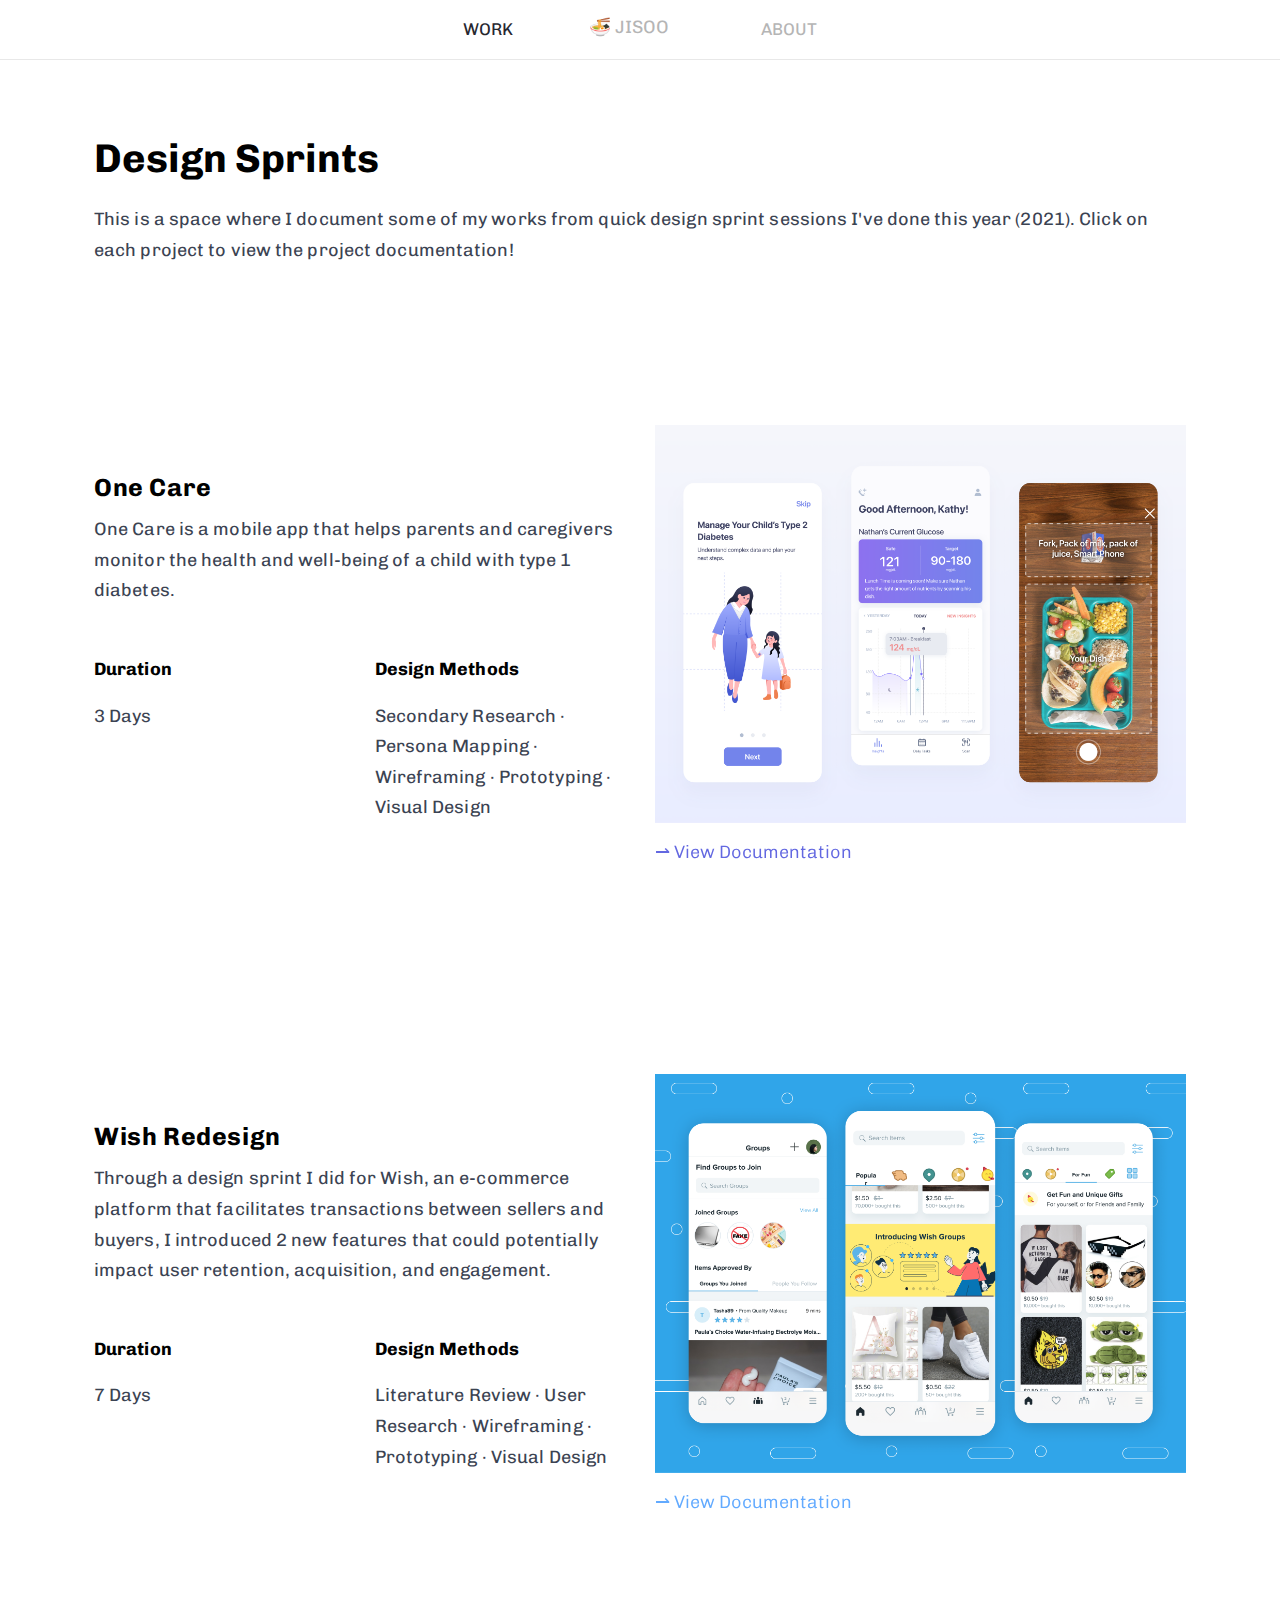
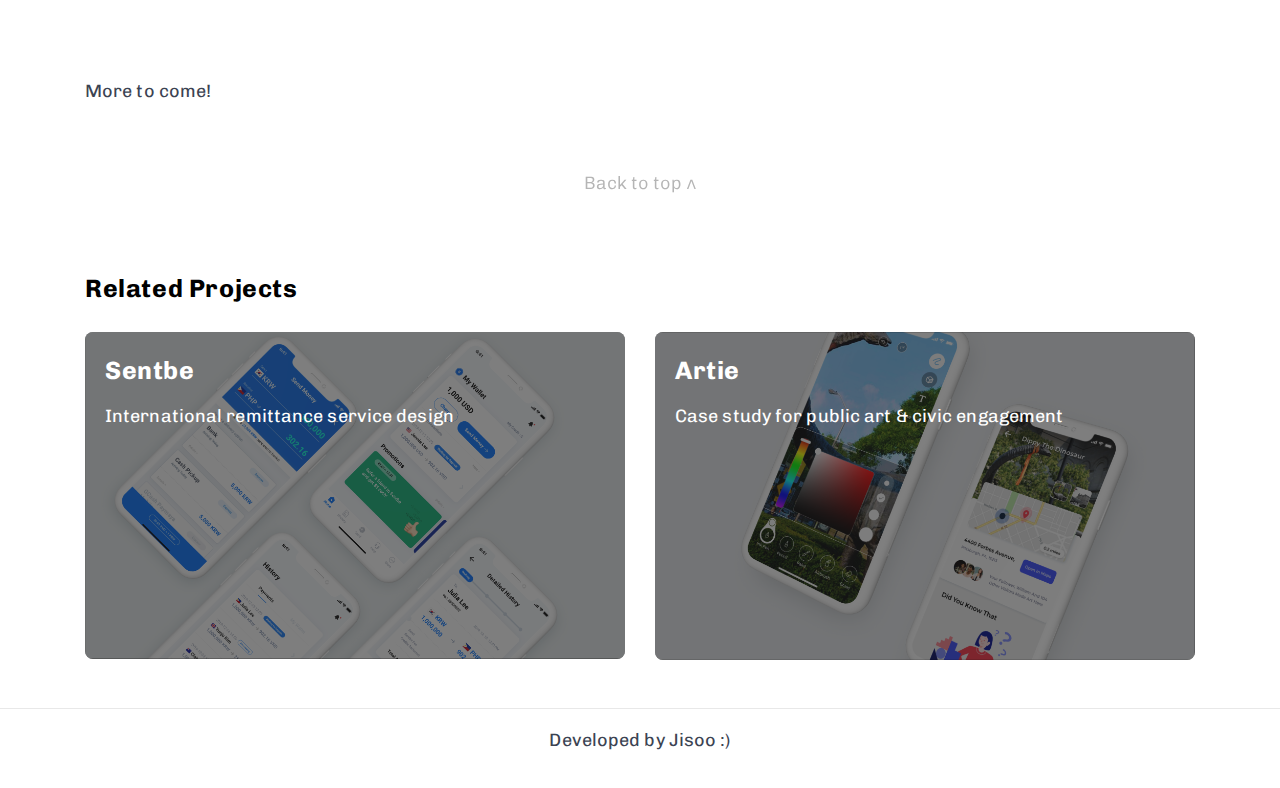
<file: work/designsprints.html>
<!DOCTYPE html>

<html lang="en">
  <head>
    <meta charset="utf-8">
    <meta name="viewport" content="width=device-width, initial-scale=1, shrink-to-fit=no">

    <title>Colleeg</title>
    <!-- Lightbox.css -->
    <link href="../Assets/Javascript/lightbox2-2.11.3/dist/css/lightbox.css" rel="stylesheet" />

    <!-- Archivo -->
    <link rel="preconnect" href="https://fonts.gstatic.com">
    <link href="https://fonts.googleapis.com/css2?family=Archivo:ital,wght@0,400;0,500;0,600;0,700;1,400;1,500&display=swap" rel="stylesheet">

    <!-- Chivo font -->
    <link rel="preconnect" href="https://fonts.gstatic.com">
    <link href="https://fonts.googleapis.com/css2?family=Chivo:ital,wght@0,300;0,400;0,700;1,300;1,400;1,700&display=swap" rel="stylesheet">

    <!-- Main CSS -->
    <link rel="stylesheet" type="text/css" href="../Assets/CSS/main.css">
    <!-- Bootstrap 4.3 CSS -->
    <link rel="stylesheet" href="https://stackpath.bootstrapcdn.com/bootstrap/4.3.1/css/bootstrap.min.css" integrity="sha384-ggOyR0iXCbMQv3Xipma34MD+dH/1fQ784/j6cY/iJTQUOhcWr7x9JvoRxT2MZw1T" crossorigin="anonymous">
  </head>

  <body>
    <!-- Nav Bar -->
    <nav class="navbar navbar-expand-sm navbar-custom navbar-light">
      <!-- <a class="navbar-brand" href="index.html">Jisoo</a> -->
      <button class="navbar-toggler" data-toggle="collapse" data-target="#navbar-menu">
        <span class="navbar-toggler-icon"></span>
      </button>
      <div class="collapse navbar-collapse" id="navbar-menu">
        <ul class="navbar-nav navbar-center ml-auto">
          <li class="nav-item active"><a href="../index.html" class="nav-link">WORK</a></li>
          <li class="nav-item"><a href="../index.html" class="nav-link navbar-brand">🍜 JISOO</a></li>
          <li class="nav-item"><a href="../about.html" class="nav-link">ABOUT</a></li>
        </ul>
      </div>
    </nav>
    


    <!-- Project Banner Image Section -->
    <!-- <section> 
      <img src="../Assets/img_colleeg/Banner_Purplever.png" class="img-fluid" id="artietop">
    </section> -->

    <!-- Title -->
    <div class="container col-xxl-8 px-4 py-5">
      <div class="project-title mb-3">Design Sprints</div>
      <p>This is a space where I document some of my works from quick design sprint sessions I've done this year (2021). Click on each project to view the project documentation!</p>
    </div>

    <!-- Projects -->
    <div class="container col-xxl-8 px-4 py-5">

      <!-- One Care Block  -->
      <div class="row flex-lg-row-reverse align-items-center g-5 py-5">
        <!-- Div Left -->
        <div class="col-10 col-sm-8 col-lg-6">
          <a href="../Assets/img_designsprints/OneCare_TN.png" data-lightbox="onecare"><img src="../Assets/img_designsprints/OneCare_TN.png" style="width: 80vw;" class="img-fluid lightbox-hover mb-3"></a>
          <!-- Link to Project -->
          <a href="https://drive.google.com/file/d/1b8ag2nt94Z6_1c3QuhEOYHBoMqwFW8cX/view?usp=sharing" class="floathover mr-3 mb-3" target="_blank">
            <span class="contacts-button" style="font-weight:300;"><em class="purple-em">&#8640; View Documentation</em></span>
          </a>
        </div> <!-- Div Left Ends -->

        <!-- Div Right -->
        <div class="col-lg-6">
          <h4>One Care</h4>
          <p>One Care is a mobile app that helps parents and caregivers monitor the health and well-being of a child with type 1 diabetes.</p>

          <div class="row mt-5">

            <div class="col">
              <p><b>Duration</b></p>
              <p>3 Days</p>
            </div>

            <div class="col">
              <p><b>Design Methods</b></p>
              <p>Secondary Research · Persona Mapping · Wireframing · Prototyping · Visual Design</p>
            </div>
          </div> <!-- Row Ends -->
          
        </div> <!-- Dis Right Ends -->
      </div> <!-- One Care Block Ends -->
    </div> <!-- Container Ends -->

    <div class="container col-xxl-8 px-4 py-5">
      <!-- Wish Block -->
      <div class="row flex-lg-row-reverse align-items-center g-5 py-5">
        <!-- Div Left -->
        <div class="col-10 col-sm-8 col-lg-6">
          <a href="../Assets/img_designsprints/Wish_TN.png" data-lightbox="onecare"><img src="../Assets/img_designsprints/Wish_TN.png" style="width: 80vw;" class="img-fluid lightbox-hover mb-3"></a>
          <!-- Link to Project -->
          <a href="https://www.figma.com/proto/Cm0HrKRWMYA95eCWut9oIq/Wish-Design-Challenge?node-id=31%3A6586&viewport=154%2C484%2C0.10118478536605835&scaling=contain&page-id=31%3A6585" class="floathover mr-3 mb-3" target="_blank">
            <span class="contacts-button"><em class="blue-em">&#8640; View Documentation</em></span>
          </a>
        </div> <!-- Div Left Ends -->

        <!-- Div Right -->
        <div class="col-lg-6">
          <h4>Wish Redesign</h4>
          <p>Through a design sprint I did for Wish, an e-commerce platform that facilitates transactions between sellers and buyers, I introduced 2 new features that could potentially impact user retention, acquisition, and engagement.</p>

          <div class="row mt-5">
            <div class="col">
              <p><b>Duration</b></p>
              <p>7 Days</p>
            </div>

            <div class="col">
              <p><b>Design Methods</b></p>
              <p>Literature Review · User Research · Wireframing · Prototyping · Visual Design</p>
            </div>
          </div> <!-- Row Ends -->

        </div> <!-- Dis Right Ends -->
      </div> <!-- Wish Block Ends -->
    </div>

    
    
      

 

    <!-- Text -->
    <div class="container">
      <div class="block-custom-content d-flex flex-column flex-lg-row align-items-top mt-5">
        <p>More to come!</p>

        
      </div> <!-- Block Ends -->

    </div> <!-- Text Ends -->

    



      <!-- Back to top -->
      <div class="backtotop mt-5">
        <a href = "#artietop" class="floathover" class="floathover"> 
          <span class="jump-button">Back to top ^</span>
        </a>
      </div>


    <!-- Related Projects -->
    <div class="container mb-5">
      <h4 class="mb-4">Related Projects</h4>

      <div class="card-deck">

        <div class="card">
          <a href="sentbe.html">
            <div class="darken">
              <img class="card-img-top" src="../Assets/img_home/sentbe_tn.png" alt="Card image" style="opacity: 0.5;border-radius: 8px;">
            </div>
            <div class="card-img-overlay">
              <h4 class="card-title white-text">Sentbe</h4>
              <p class="white-text">International remittance service design</p>
            </div>
          </a>
        </div>

        <div class="card">
          <a href="artie.html">
            <div class="darken">
              <img class="card-img-top" src="../Assets/img_home/artie_tn.png" alt="Card image" style="opacity: 0.5;border-radius: 8px;">
            </div>
            <div class="card-img-overlay">
              <h4 class="card-title white-text">Artie</h4>
              <p class="white-text">Case study for public art & civic engagement</p>
            </div>
          </a>
        </div>
      </div>

    </div> <!-- Related Projects Ends-->


    <!-- Footer -->
    <footer class="page-footer footer-custom">
        <p class="text-center py-3">Developed by Jisoo :)</p>  
    </footer> <!-- Footer Ends -->

    <!-- Bootstrap 4.3 Javascript-->
    <script src="https://code.jquery.com/jquery-3.3.1.slim.min.js" integrity="sha384-q8i/X+965DzO0rT7abK41JStQIAqVgRVzpbzo5smXKp4YfRvH+8abtTE1Pi6jizo" crossorigin="anonymous"></script>
  <script src="https://cdnjs.cloudflare.com/ajax/libs/popper.js/1.14.7/umd/popper.min.js" integrity="sha384-UO2eT0CpHqdSJQ6hJty5KVphtPhzWj9WO1clHTMGa3JDZwrnQq4sF86dIHNDz0W1" crossorigin="anonymous"></script>
  <script src="https://stackpath.bootstrapcdn.com/bootstrap/4.3.1/js/bootstrap.min.js" integrity="sha384-JjSmVgyd0p3pXB1rRibZUAYoIIy6OrQ6VrjIEaFf/nJGzIxFDsf4x0xIM+B07jRM" crossorigin="anonymous"></script>
  <!-- Lightbox.js -->
  <script src="../Assets/Javascript/lightbox2-2.11.3/dist/js/lightbox-plus-jquery.js"></script>
  <script src="../Assets/Javascript/lightbox2-2.11.3/dist/js/lightbox.js"></script>
  
  </body>
</html>
</file>
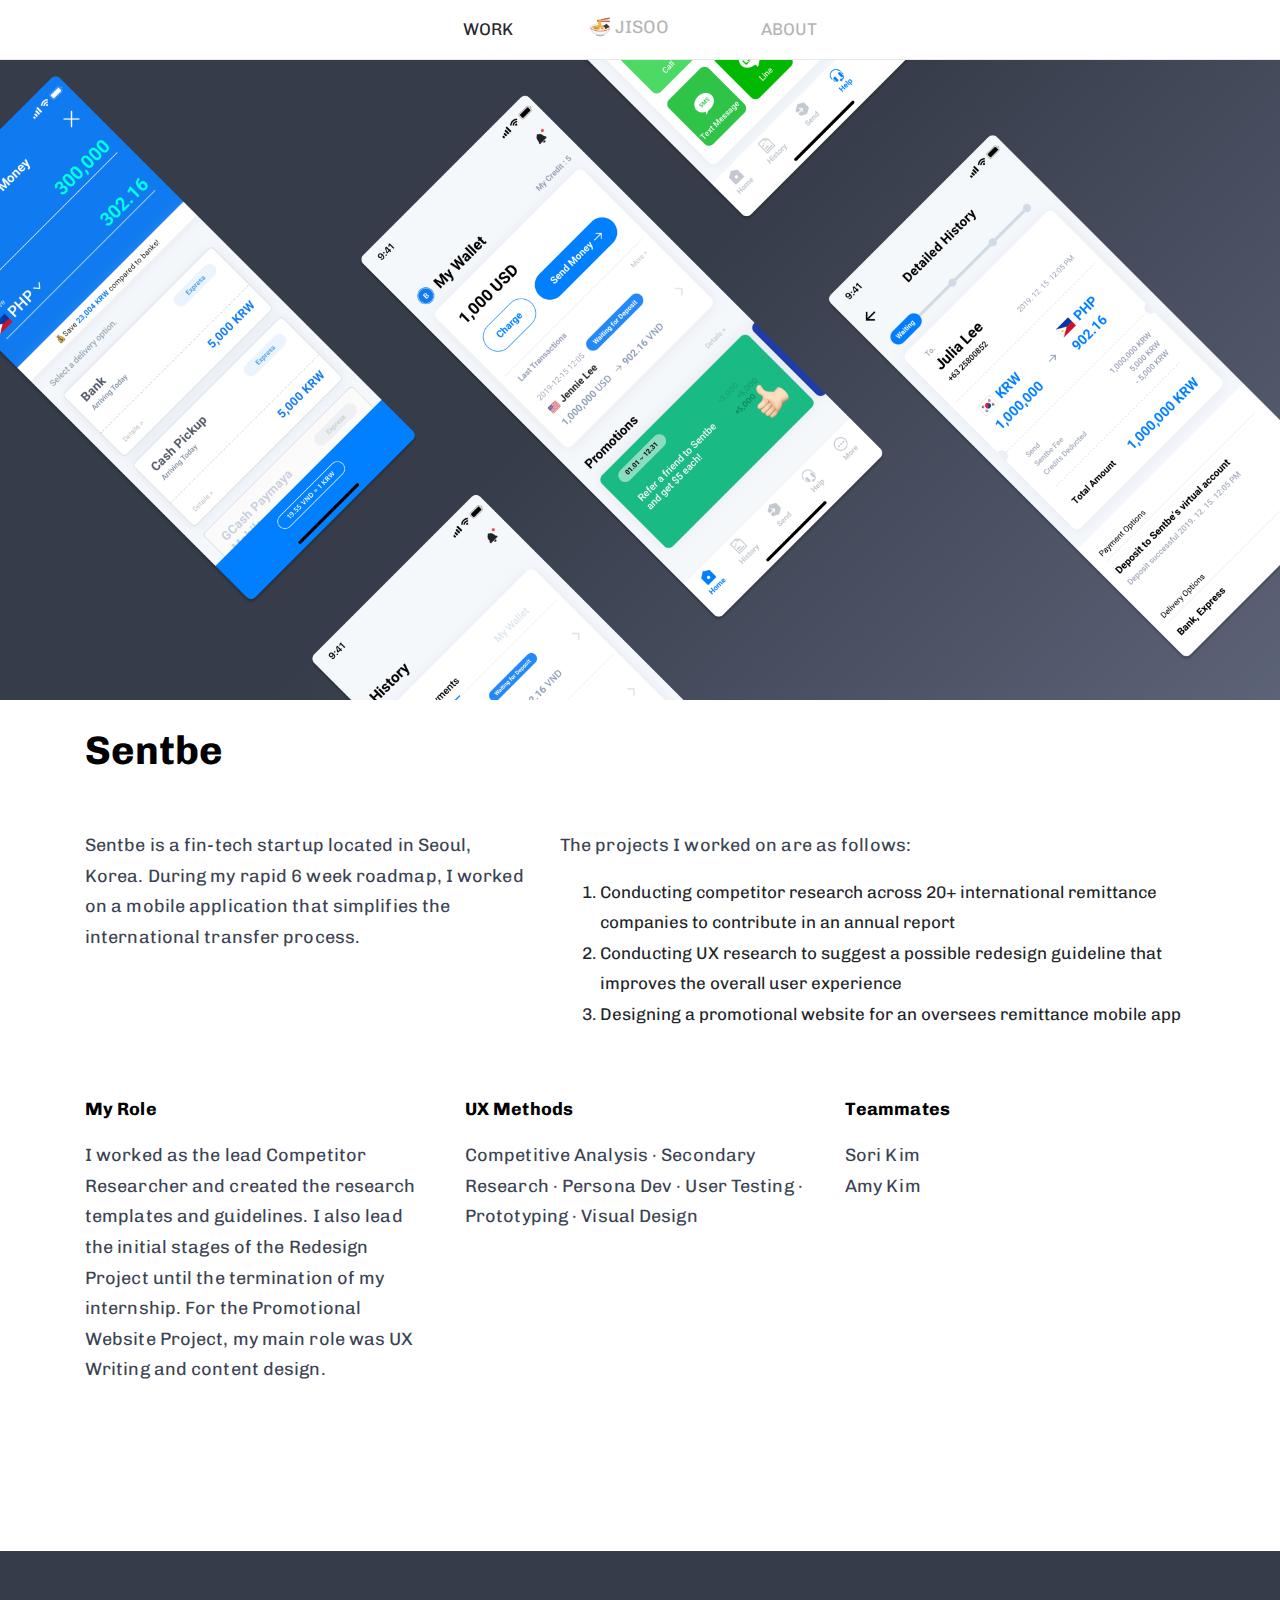
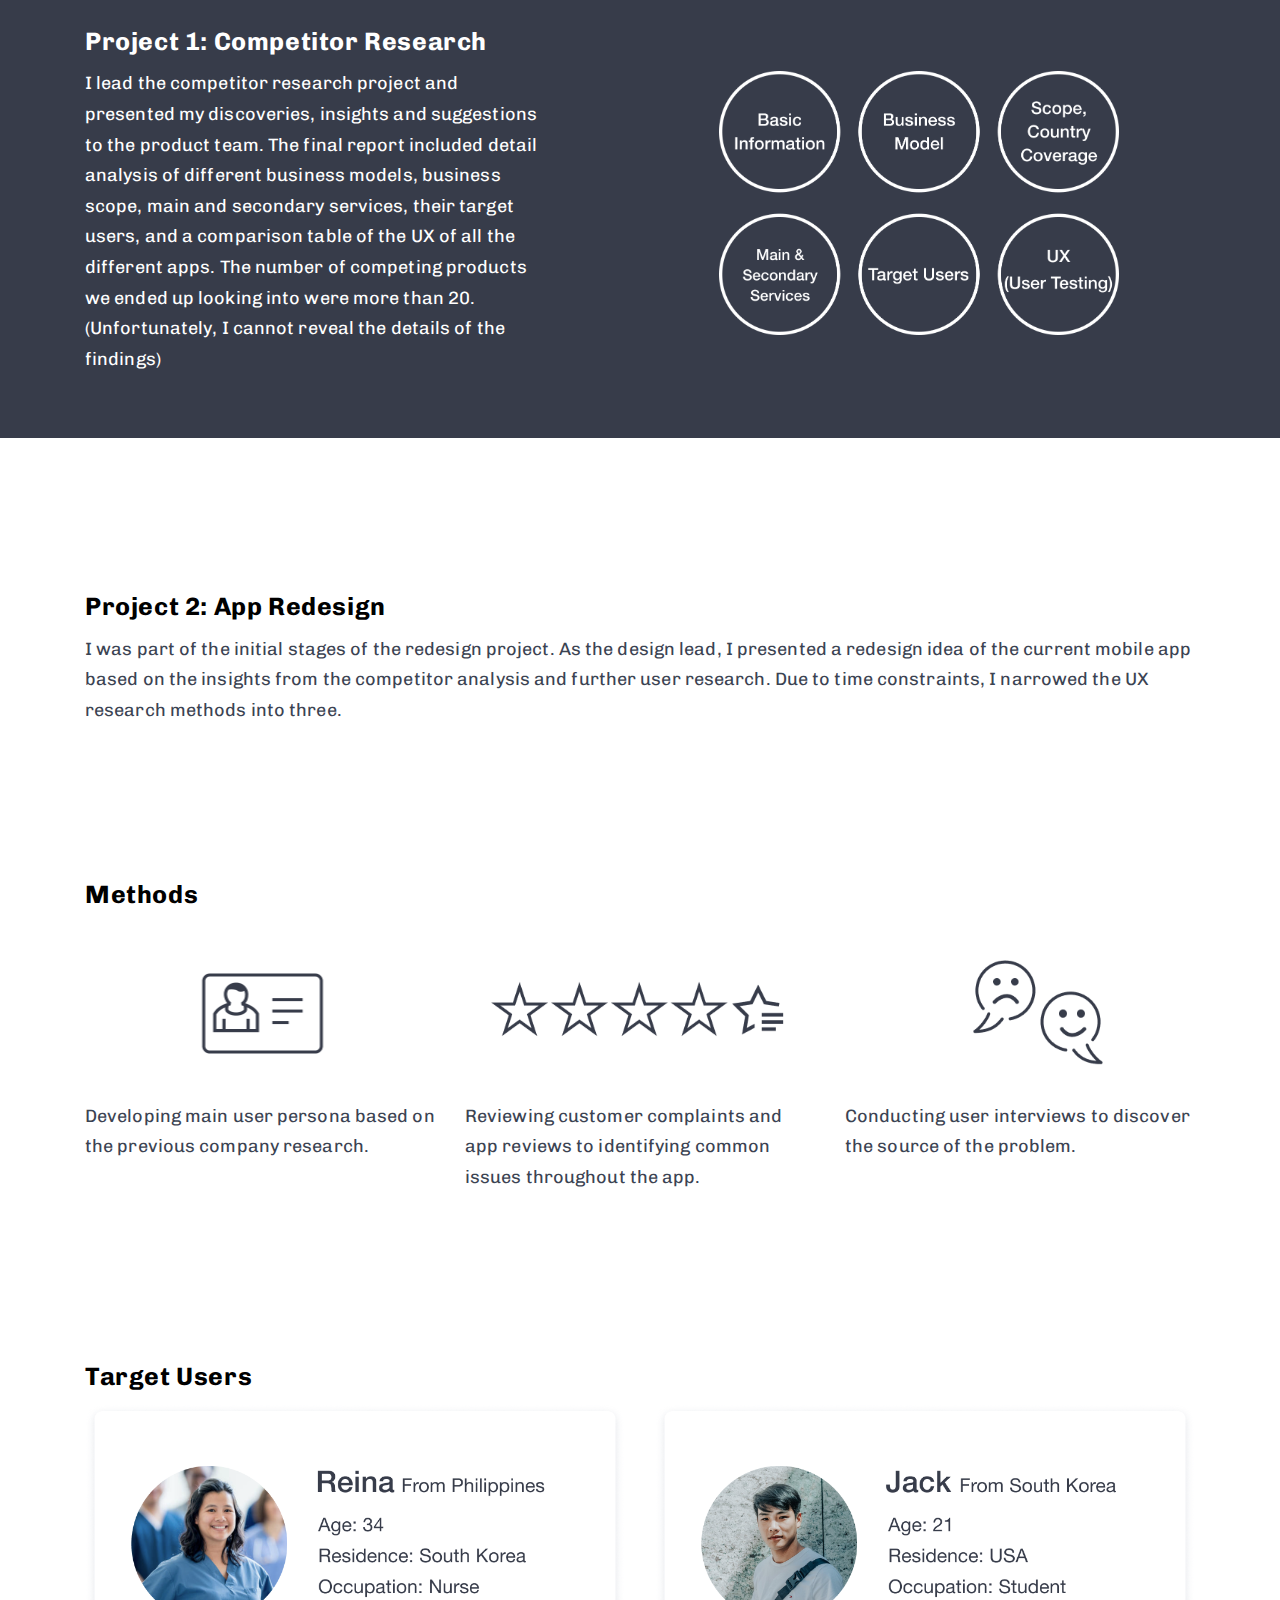
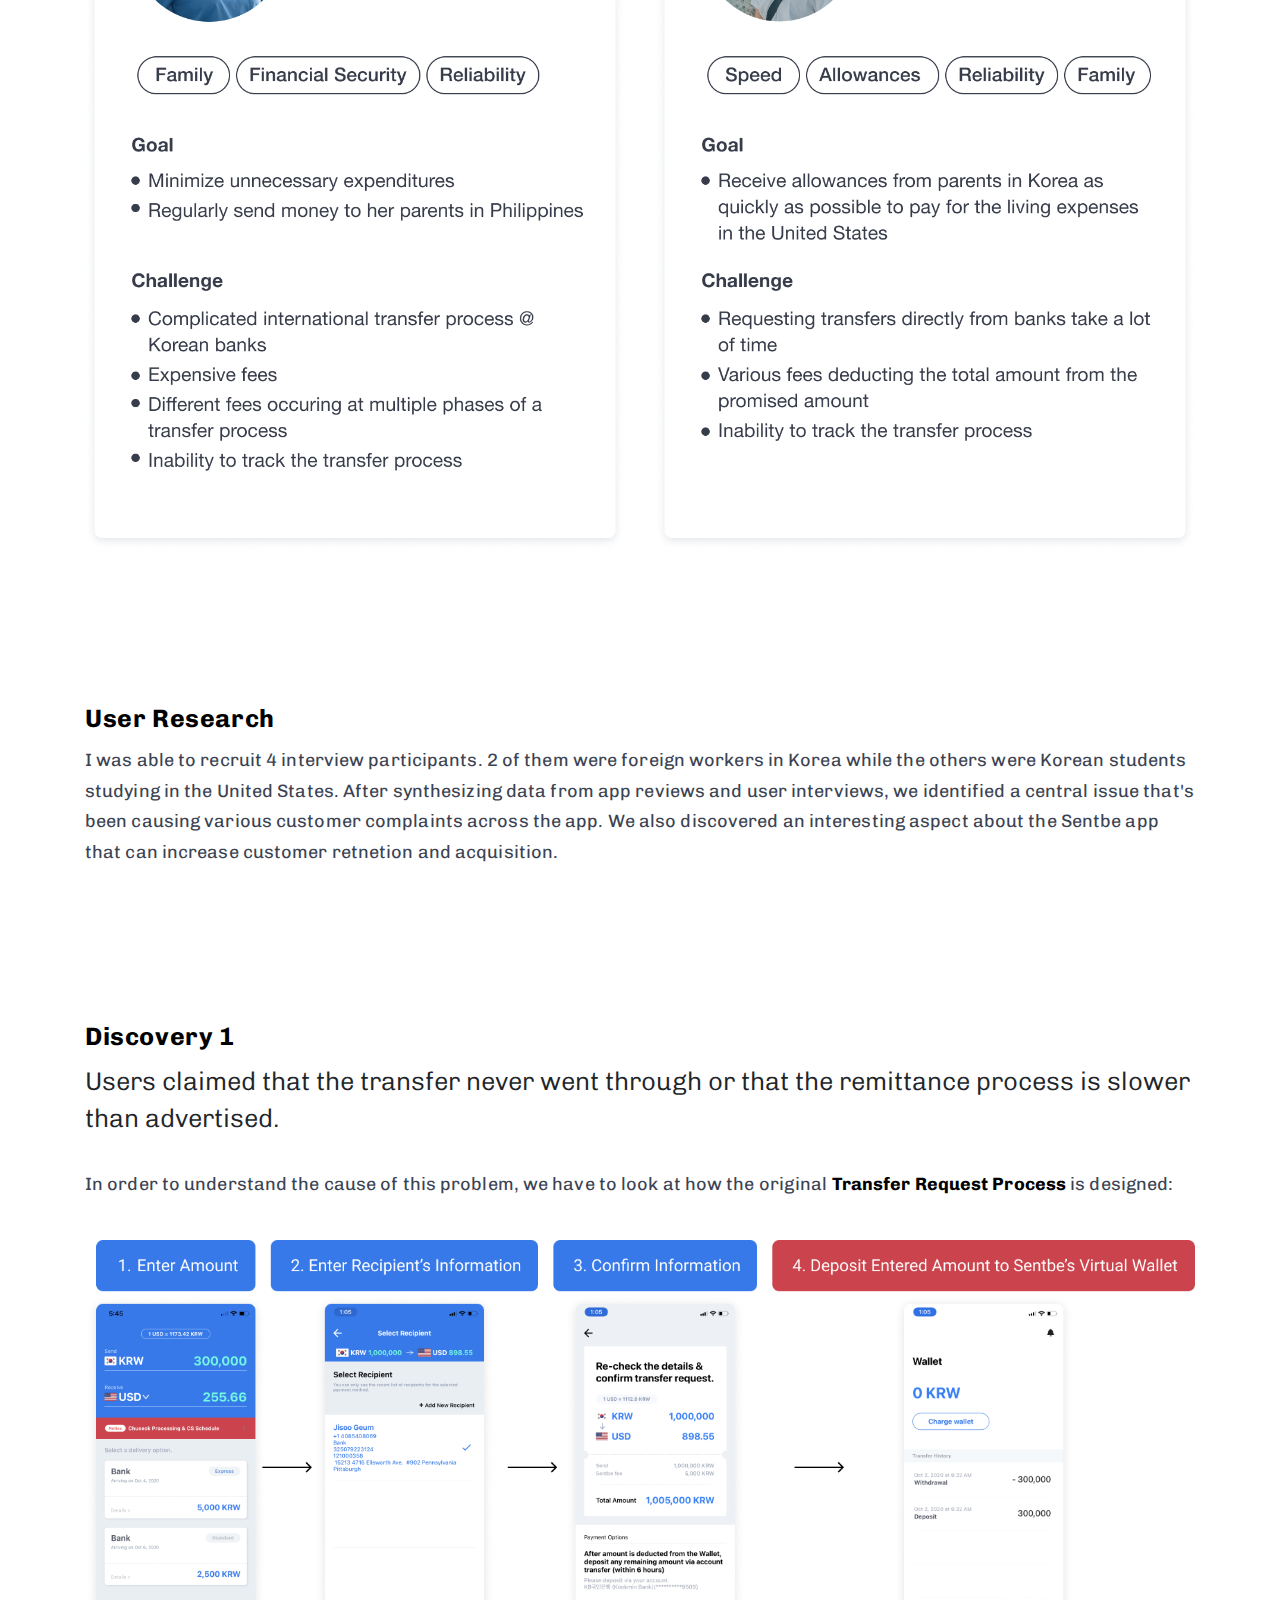
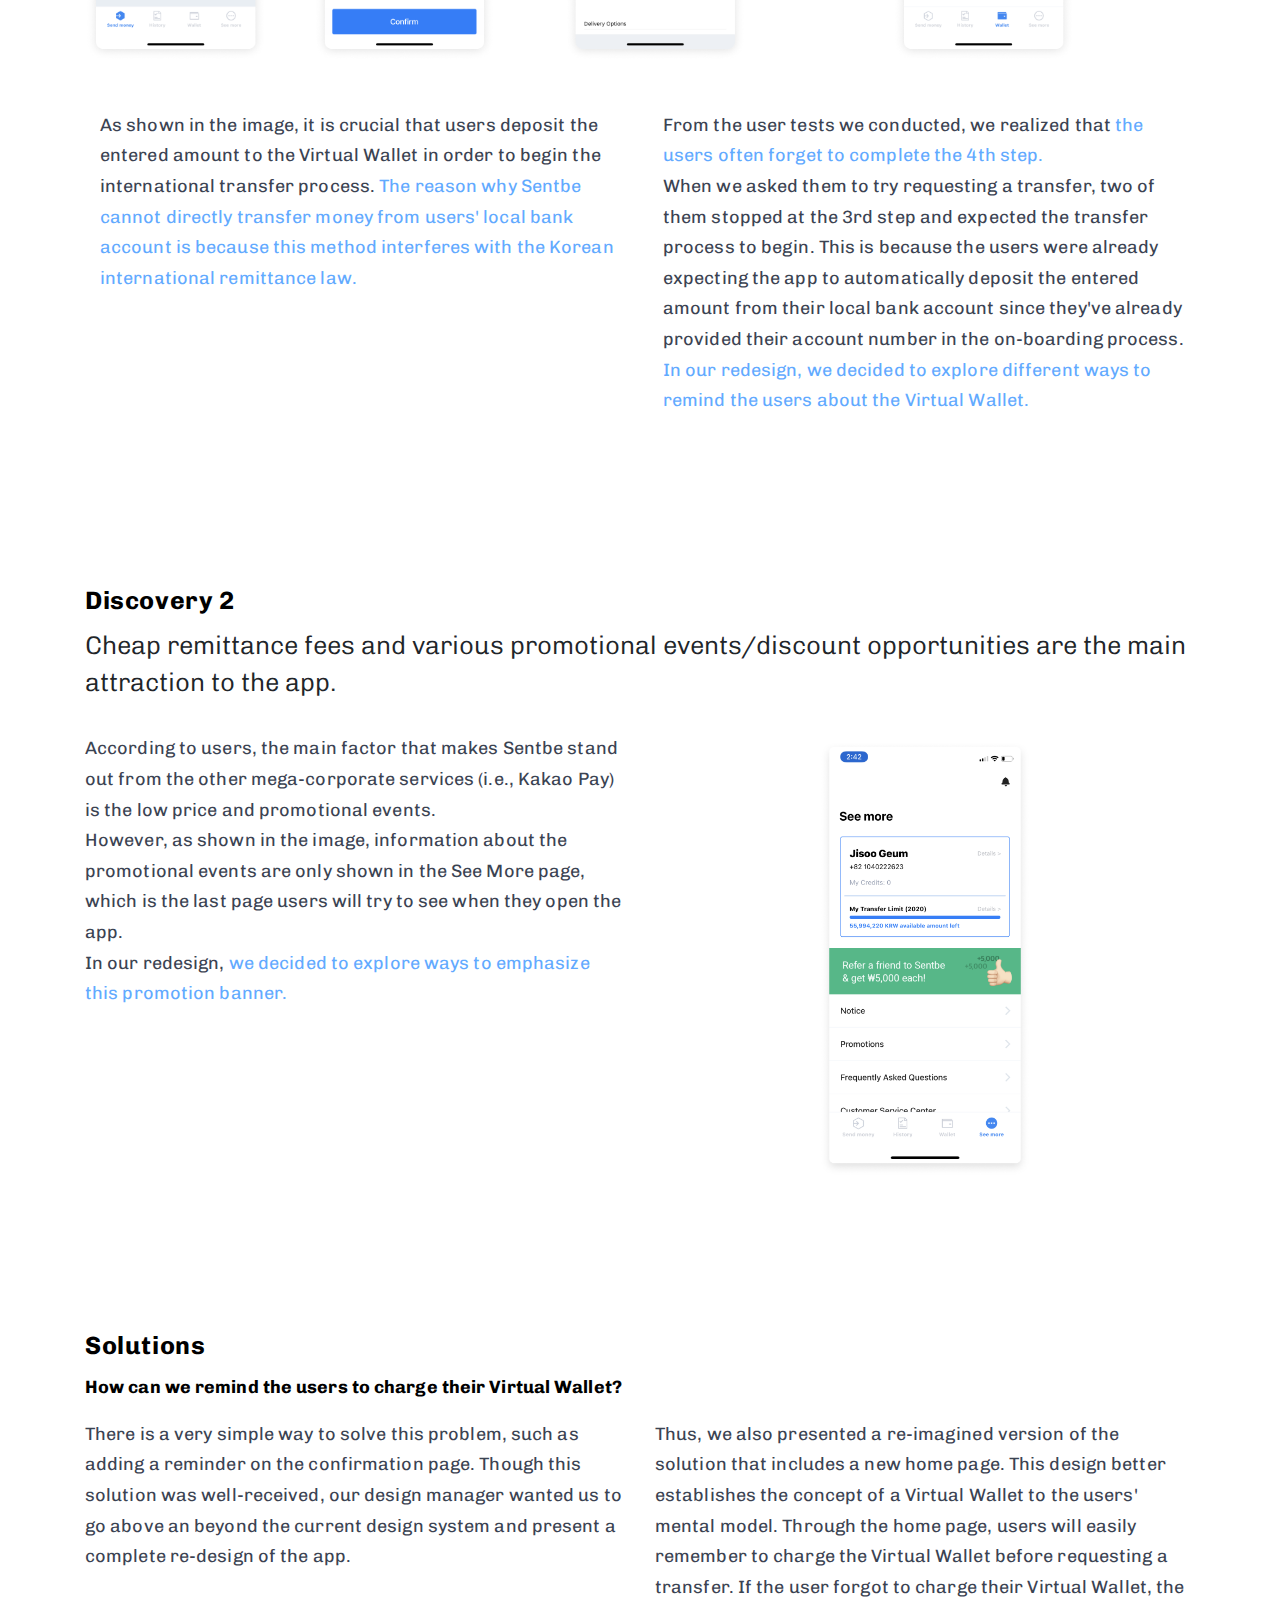
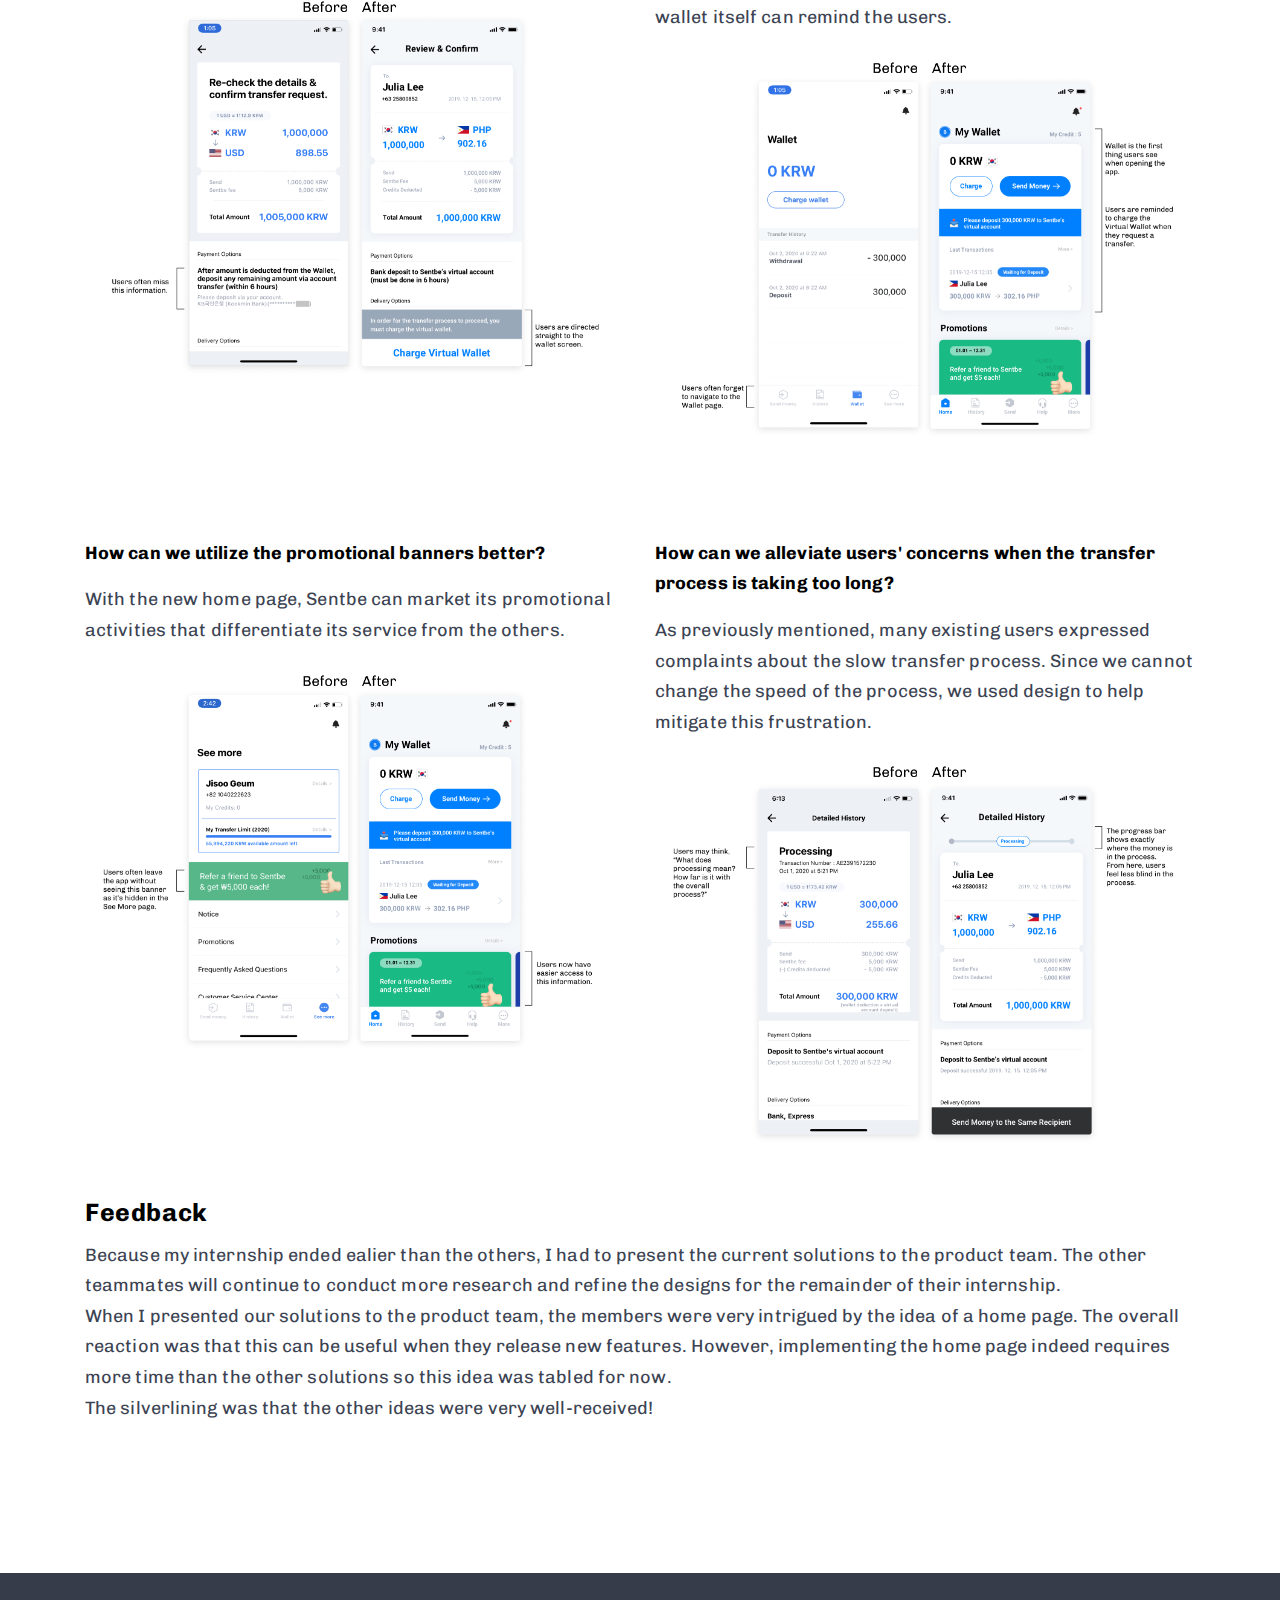
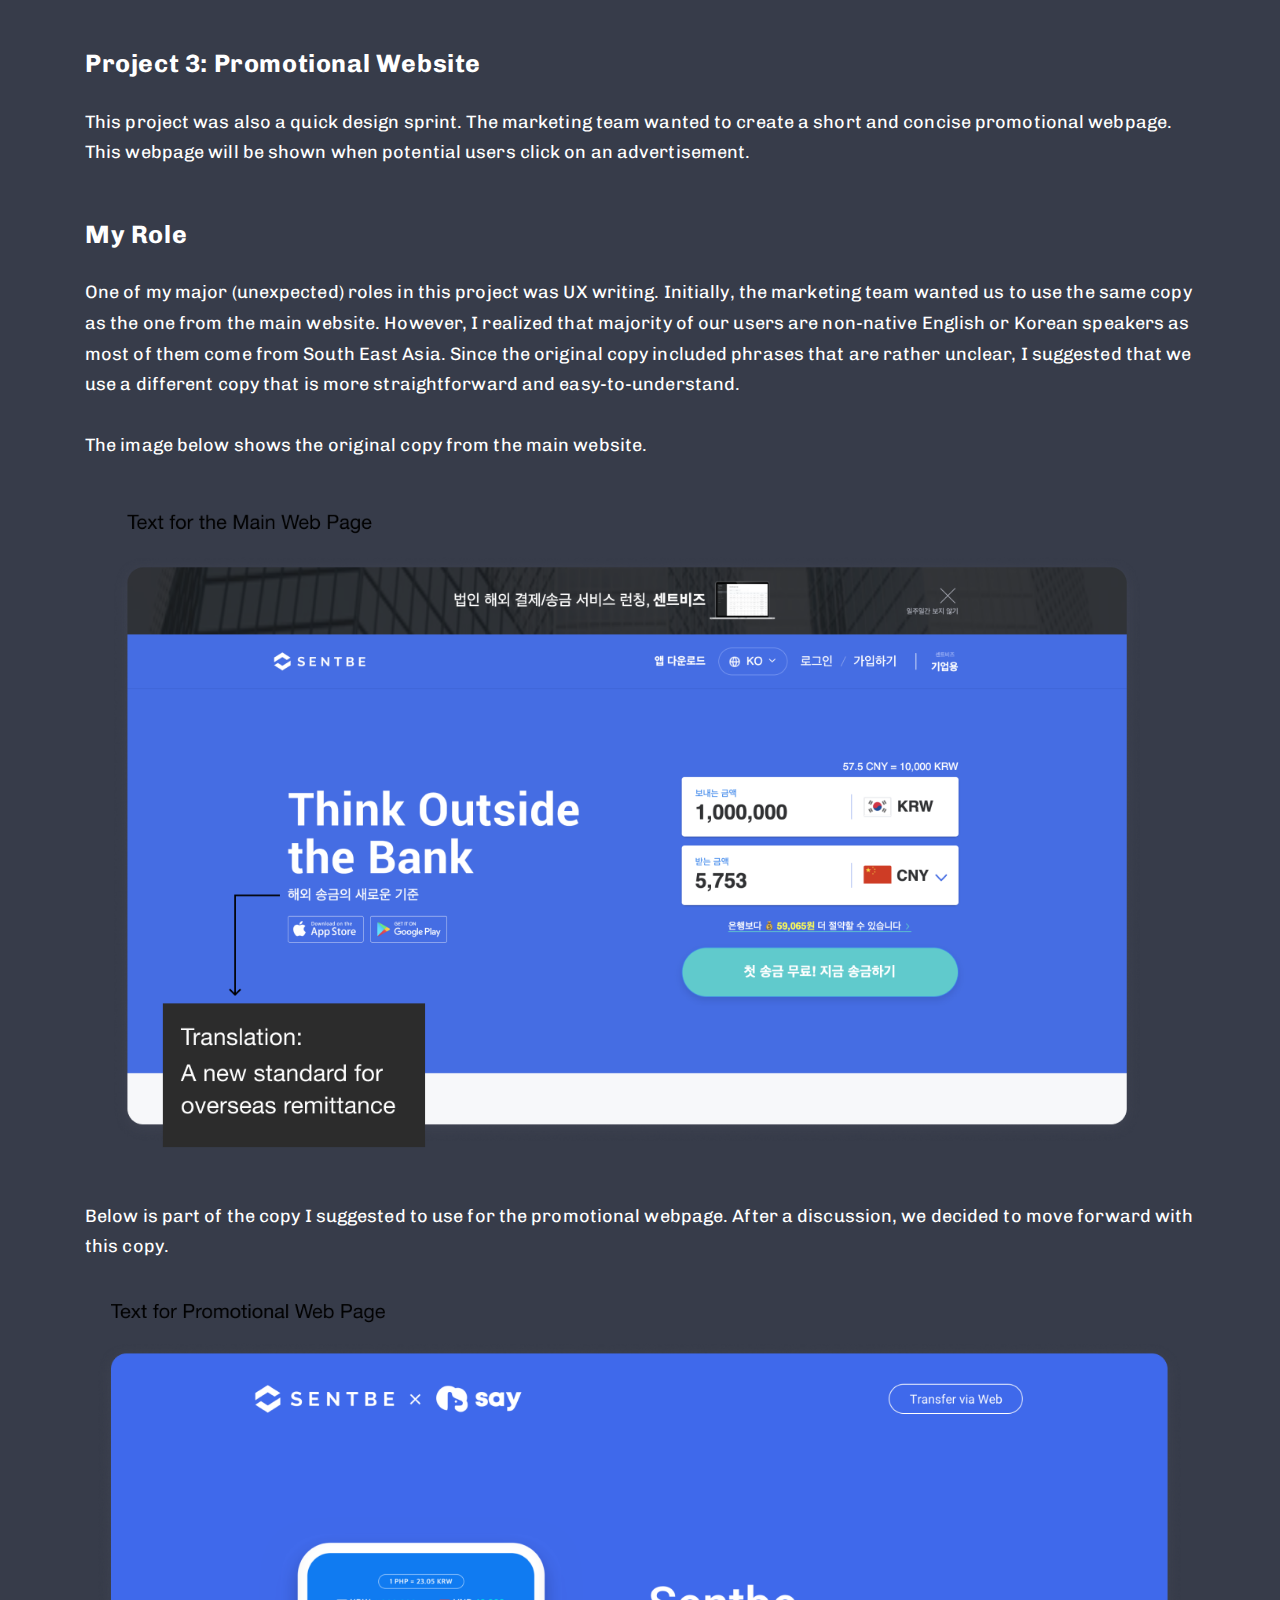
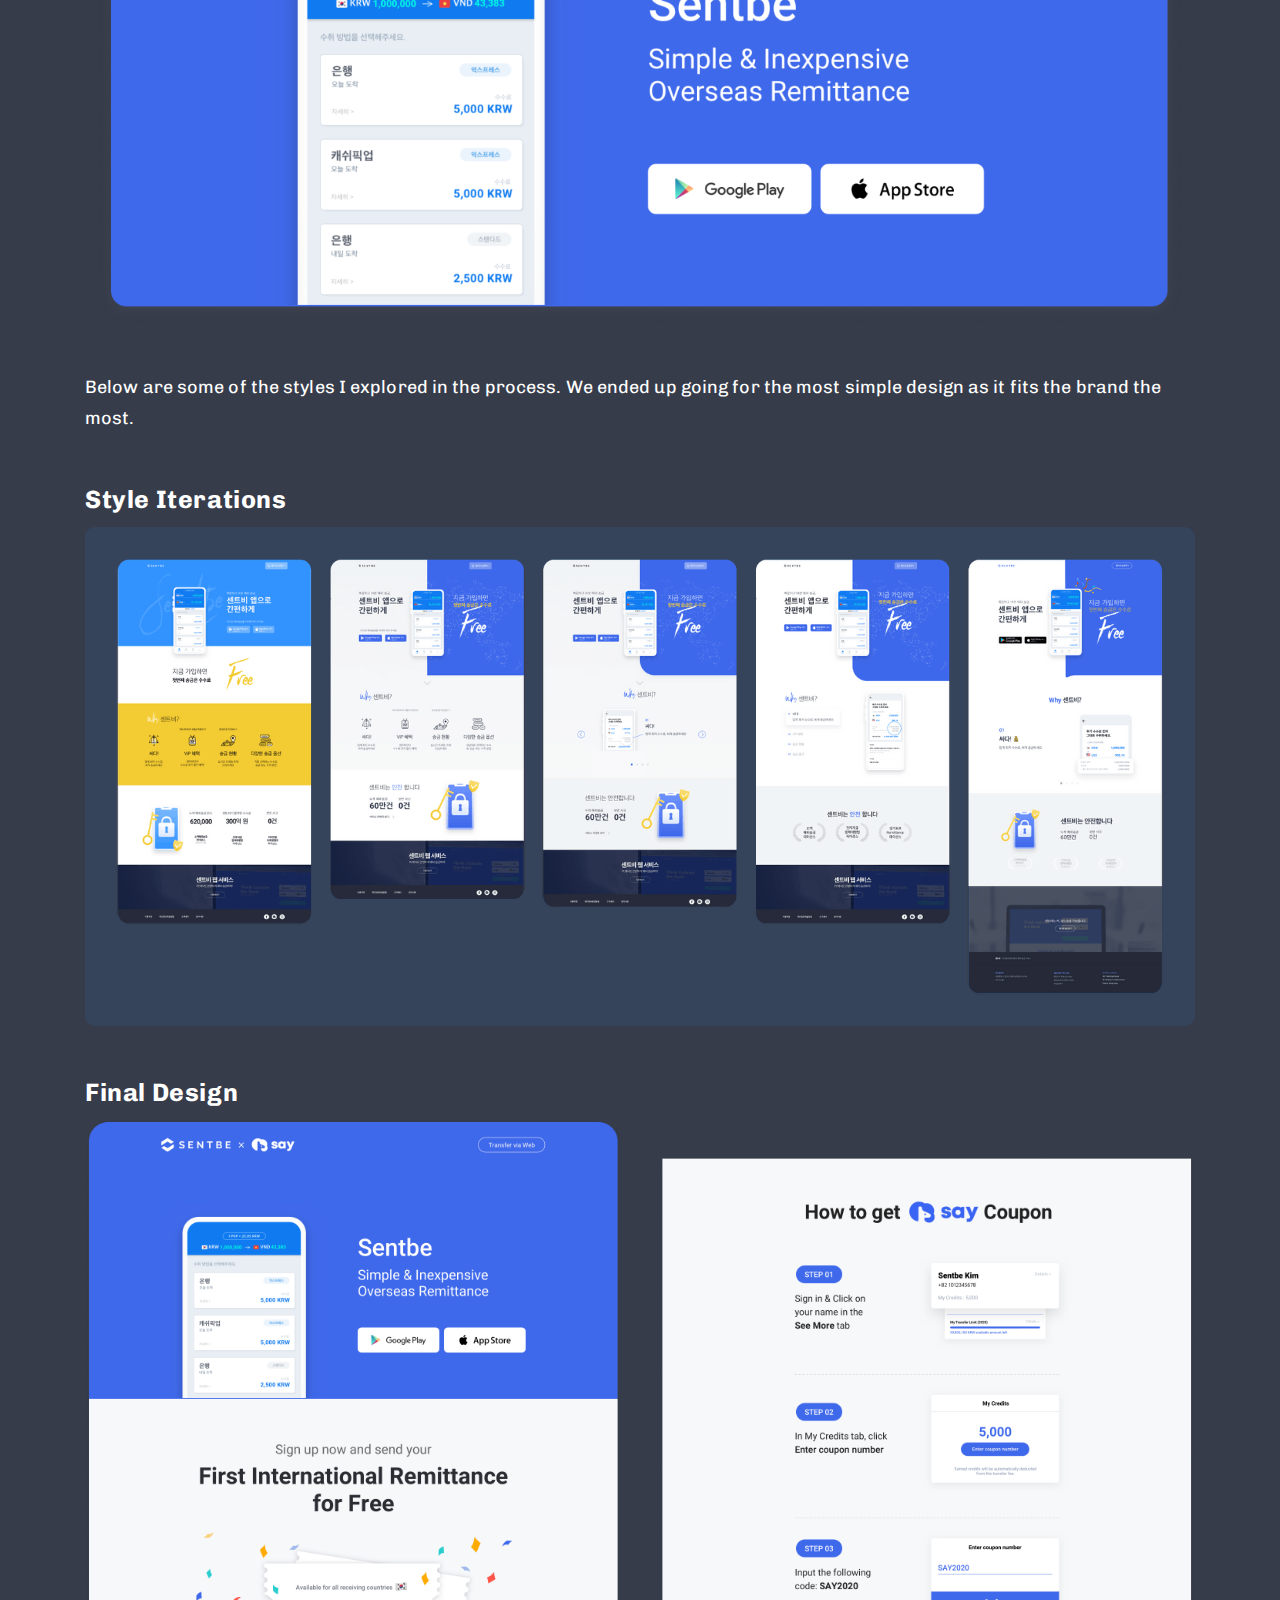
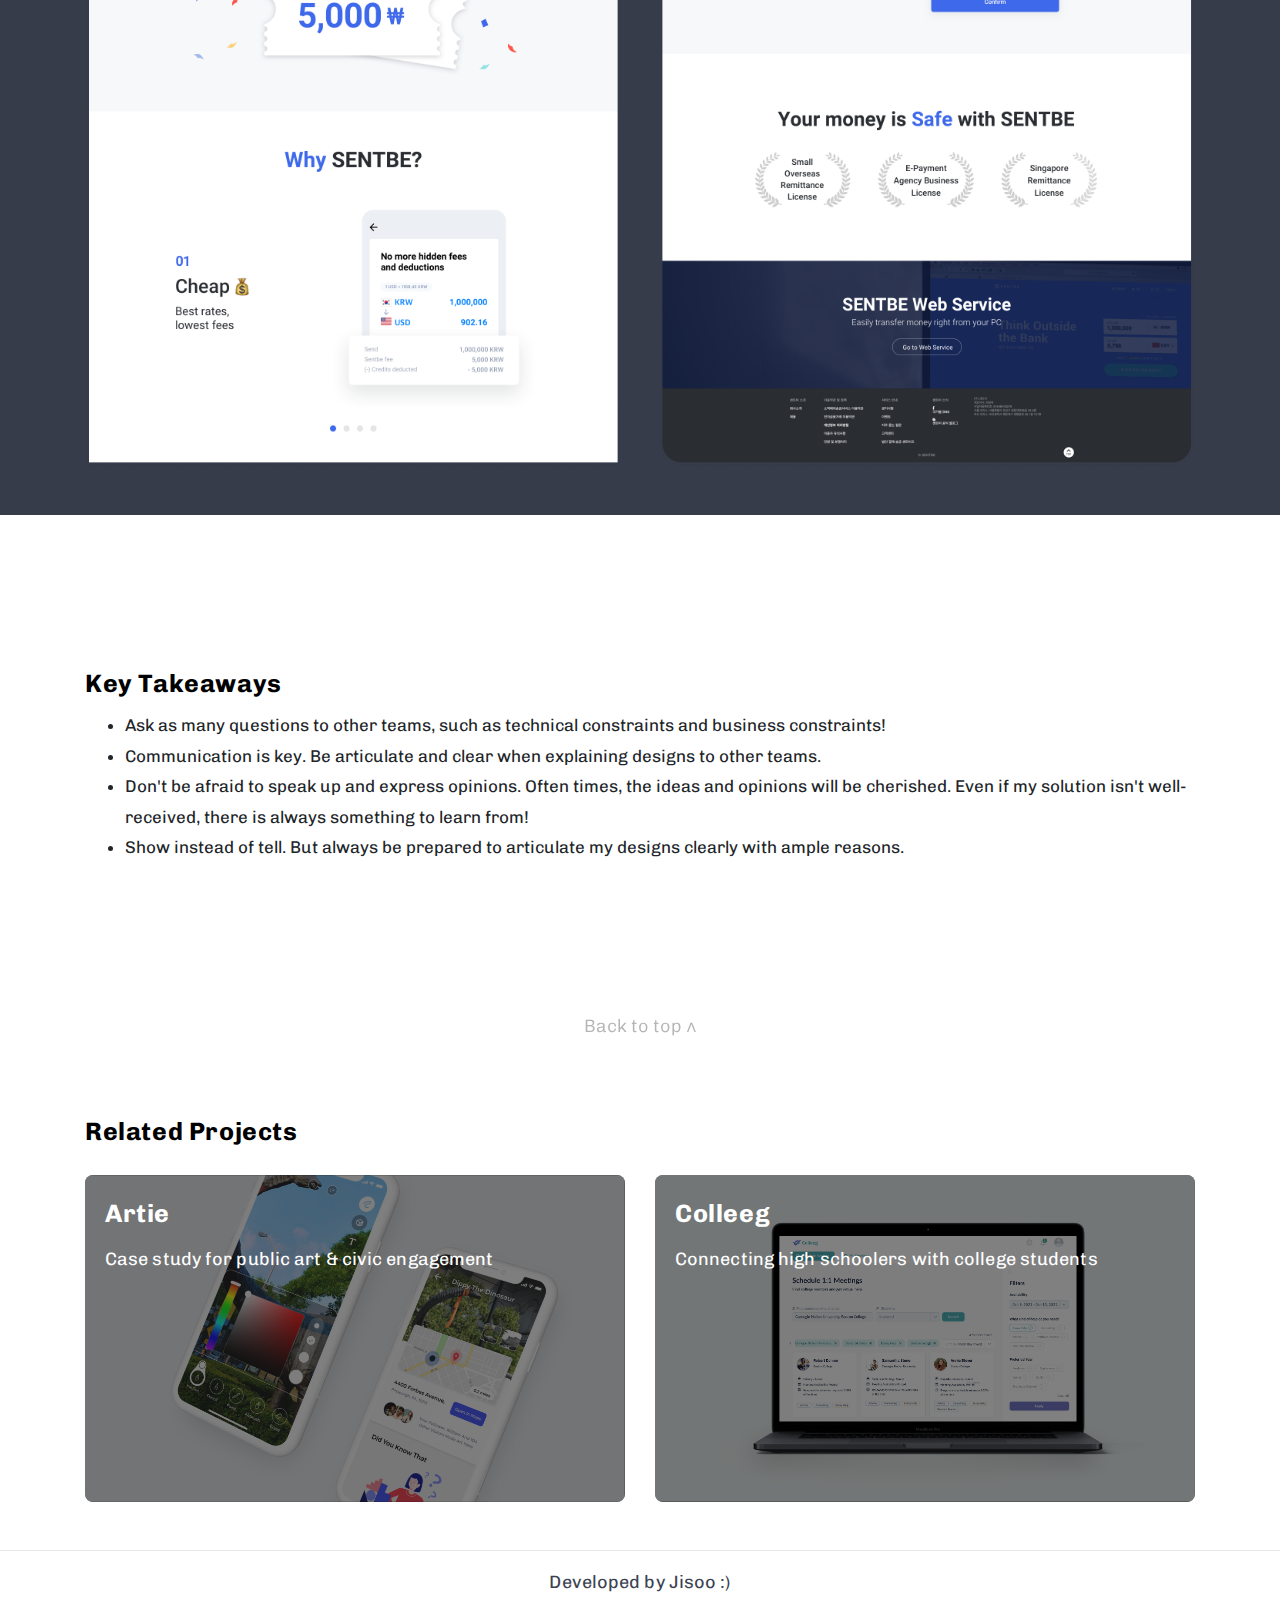
<file: work/sentbe.html>
<!DOCTYPE html>

<html lang="en">
  <head>
    <meta charset="utf-8">
    <meta name="viewport" content="width=device-width, initial-scale=1, shrink-to-fit=no">

    <title>Sentbe</title>
    <!-- Lightbox.css -->
    <link href="../Assets/Javascript/lightbox2-2.11.3/dist/css/lightbox.css" rel="stylesheet" />

    <!-- Chivo font -->
    <link rel="preconnect" href="https://fonts.gstatic.com">
    <link href="https://fonts.googleapis.com/css2?family=Chivo:ital,wght@0,300;0,400;0,700;1,300;1,400;1,700&display=swap" rel="stylesheet">

    <!-- Archivo -->
    <link rel="preconnect" href="https://fonts.gstatic.com">
    <link href="https://fonts.googleapis.com/css2?family=Archivo:ital,wght@0,400;0,500;0,600;0,700;1,400;1,500&display=swap" rel="stylesheet">

    <!-- Main CSS -->
    <link rel="stylesheet" type="text/css" href="../Assets/CSS/main.css">
    <!-- Bootstrap 4.3 CSS -->
    <link rel="stylesheet" href="https://stackpath.bootstrapcdn.com/bootstrap/4.3.1/css/bootstrap.min.css" integrity="sha384-ggOyR0iXCbMQv3Xipma34MD+dH/1fQ784/j6cY/iJTQUOhcWr7x9JvoRxT2MZw1T" crossorigin="anonymous">
  </head>

  <body>
    <!-- Nav Bar -->
    <nav class="navbar navbar-expand-sm navbar-custom navbar-light">
      <!-- <a class="navbar-brand" href="index.html">Jisoo</a> -->
      <button class="navbar-toggler" data-toggle="collapse" data-target="#navbar-menu">
        <span class="navbar-toggler-icon"></span>
      </button>
      <div class="collapse navbar-collapse" id="navbar-menu">
        <ul class="navbar-nav navbar-center ml-auto">
          <li class="nav-item active"><a href="../index.html" class="nav-link">WORK</a></li>
          <li class="nav-item"><a href="../index.html" class="nav-link navbar-brand">🍜 JISOO</a></li>
          <li class="nav-item"><a href="../about.html" class="nav-link">ABOUT</a></li>
        </ul>
      </div>
    </nav>



    <!-- Project Banner Image Section -->
    <section> 
      <img src="../Assets/img_sentbe/sentbe_banner.png" class="img-fluid" id="sentbetop">
    </section>


    <!-- Title -->
    <div class="container">
      <div class="project-title">Sentbe</div>
    </div>


    <!-- Intro Container -->
    <div class="container">
      <!-- Intro Block -->
      <div class="block-custom">
        <!-- Div LR Wrapper -->
        <div class="block-custom-content row mt-5 align-items-center">
          <!-- Div Left -->
          <div class="col-sm-5 align-self-start">
            <p>Sentbe is a fin-tech startup located in Seoul, Korea. During my rapid 6 week roadmap, I worked on a mobile application that simplifies the international transfer process.</p>
          </div> <!-- Div Left Ends -->
          <!-- Div Right -->
          <div class="col-sm-7 align-self-start">
            <p>The projects I worked on are as follows:</p>
            <ol>
              <li>Conducting competitor research across 20+ international remittance companies to contribute in an annual report</li>
              <li>Conducting UX research to suggest a possible redesign guideline that improves the overall user experience</li>
              <li>Designing a promotional website for an oversees remittance mobile app</li>
            </ol>
          </div> <!-- Div Right Ends-->
        </div> <!-- Div LR Wrapper Ends -->
        <!-- Basic info -->
        <div class="row mt-5">
          <div class="col"> 
            <p><b>My Role</b></p>
            <p>I worked as the lead Competitor Researcher and created the research templates and guidelines. I also lead the initial stages of the Redesign Project until the termination of my internship. For the Promotional Website Project, my main role was UX Writing and content design.</p>
          </div>

          <div class="col"> 
            <p><b>UX Methods</b></p>
            <p>Competitive Analysis · Secondary Research · Persona Dev · User Testing · Prototyping · Visual Design</p>
          </div>

          <div class="col"> 
            <p><b>Teammates</b></p>
            <p>Sori Kim</br>Amy Kim</p> 
          </div>
        </div> <!-- Basic info Ends -->
        
      </div> <!-- Intro Block Ends -->
    </div> <!-- Intro Container Ends-->


     <!-- Competitor Research -->
    <section class="pt-4 pb-5 block-custom" style="background-color:#373C4A;">
      <div class="container">
        <!-- Div LR Wrapper -->
        <div class="block-custom-content d-flex flex-column flex-lg-row align-items-center mt-5">
          <!-- Div Left -->
          <div class="col-sm-5 align-self-start mr-5 p-0">
            <h4 class="white-text">Project 1: Competitor Research</h4>
            <p class="white-text">I lead the competitor research project and presented my discoveries, insights and suggestions to the product team. The final report included detail analysis of different business models, business scope, main and secondary services,  their target users, and a comparison table of the UX of all the different apps. The number of competing products we ended up looking into were more than 20.</br>(Unfortunately, I cannot reveal the details of the findings) </p>
          </div> <!-- Div Left Ends -->
          <!-- Div Right -->
          <div class="col-sm-7 align-self-start">
            <img src="../Assets/img_sentbe/companal.png" class="img-fluid mx-auto d-block mt-5" style="max-width:400px;">
          </div> <!-- Div Right Ends-->
        </div> <!-- Div LR Wrapper Ends -->
    </div> <!-- container ends -->
    </section> <!-- Competitor Research Ends -->


    <!-- App Redesign -->
    <div class="container">
      <div class="block-custom">
        <h4 class="mt-5">Project 2: App Redesign</h4>
        <p>I was part of the initial stages of the redesign project. As the design lead, I presented a redesign idea of the current mobile app based on the insights from the competitor analysis and further user research. Due to time constraints, I narrowed the UX research methods into three.</p>

        <h4 style="margin-top:150px;">Methods</h4>
        <!-- 3 columns -->
        <div class="row">
          <div class="col"> 
            <img src="../Assets/img_sentbe/personaicon.png" class="img-fluid mx-auto d-block">
            <p>Developing main user persona based on the previous company research.</p>
          </div>

          <div class="col"> 
            <img src="../Assets/img_sentbe/reviewicon.png" class="img-fluid mx-auto d-block">
            <p>Reviewing customer complaints and app reviews to identifying common issues throughout the app.</p>
          </div>

          <div class="col"> 
            <img src="../Assets/img_sentbe/interviewicon.png" class="img-fluid mx-auto d-block">
            <p>Conducting user interviews to discover the source of the problem. </p> 
          </div>
        </div> <!-- 3 columns Ends -->

        <h4 style="margin-top:150px;">Target Users</h4>
        <!-- 2 columns -->
        <div class="row">
          <div class="col"> 
            <a href="../Assets/img_sentbe/reina.png" data-lightbox="persona" data-title="Click the right half of the image to move forward."><img src="../Assets/img_sentbe/reina.png" class="img-fluid lightbox-hover"></a>
          </div>

          <div class="col"> 
            <a href="../Assets/img_sentbe/jack.png" data-lightbox="persona" data-title="Click the right half of the image to move forward."><img src="../Assets/img_sentbe/jack.png" class="img-fluid lightbox-hover"></a>
          </div>
        </div> <!-- 2 columns Ends -->

        <h4 style="margin-top:150px;">User Research</h4>
        <p>I was able to recruit 4 interview participants. 2 of them were foreign workers in Korea while the others were Korean students studying in the United States. After synthesizing data from app reviews and user interviews, we identified a central issue that's been causing various customer complaints across the app. We also discovered an interesting aspect about the Sentbe app that can increase customer retnetion and acquisition.</p>
        
        <h4 style="margin-top:150px;">Discovery 1</h4>
        <h1>Users claimed that the transfer never went through or that the remittance process is slower than advertised.</h1> </br>
        <p>In order to understand the cause of this problem, we have to look at how the original <b>Transfer Request Process</b> is designed:</p> </br>
        <a href="../Assets/img_sentbe/Transfer Process.png" data-lightbox="persona"><img src="../Assets/img_sentbe/Transfer Process.png" class="img-fluid lightbox-hover"></a>
        <!-- Div LR Wrapper -->
        <div class="block-custom-content d-flex flex-column flex-lg-row align-items-center mt-5">
          <!-- Div Right -->
          <div class="col-xl-6 align-self-start mr-2">
            <p>As shown in the image, it is crucial that users deposit the entered amount to the Virtual Wallet in order to begin the international transfer process. <em class="blue-em">The reason why Sentbe cannot directly transfer money from users' local bank account is because this method interferes with the Korean international remittance law.</em></p>
          </div> <!-- Div Right Ends -->
          <!-- Div Left -->
          <div class="col-xl-6 align-self-start">
            <p>From the user tests we conducted, we realized that <em class="blue-em">the users often forget to complete the 4th step.</em></br> When we asked them to try requesting a transfer, two of them stopped at the 3rd step and expected the transfer process to begin. This is because the users were already expecting the app to automatically deposit the entered amount from their local bank account since they've already provided their account number in the on-boarding process. </br> <em class="blue-em">In our redesign, we decided to explore different ways to remind the users about the Virtual Wallet.</em></p>
          </div> <!-- Div Left Ends-->
        </div> <!-- Div LR Wrapper Ends -->

        <h4 style="margin-top:150px;">Discovery 2</h4>
        <h1> Cheap remittance fees and various promotional events/discount opportunities are the main attraction to the app.</h1> </br>
        <!-- Div LR Wrapper -->
        <div class="row flex-lg-row-reverse align-items-top g-5">
          <!-- Div Right -->
          <div class="col-10 col-sm-8 col-lg-6">
            <a href="../Assets/img_sentbe/originalseemore.png" data-lightbox="discovery-sentbe"><img src="../Assets/img_sentbe/originalseemore.png" class="img-fluid lightbox-hover"></a>
          </div> <!-- Div Right Ends -->
          <!-- Div Left -->
          <div class="col-lg-6">
            <p>According to users, the main factor that makes Sentbe stand out from the other mega-corporate services (i.e., Kakao Pay) is the low price and promotional events. </br>However, as shown in the image, information about the promotional events are only shown in the See More page, which is the last page users will try to see when they open the app.</br> In our redesign, <em class="blue-em">we decided to explore ways to emphasize this promotion banner.</em></p> 
          </div> <!-- Div Left Ends-->
        </div> <!-- Div LR Wrapper Ends -->
      </div> <!-- App Redesign  Ends -->


      <div class="block-custom"> 
        <h4>Solutions</h4>
        <p><b>How can we remind the users to charge their Virtual Wallet?</b></p>
      
        <!-- Div LR Wrapper -->
        <div class="row flex-lg align-items-top g-5 mb-5">
          <!-- Div Left -->
           <div class="col-10 col-sm-8 col-lg-6">
            <p>There is a very simple way to solve this problem, such as adding a reminder on the confirmation page. Though this solution was well-received, our design manager wanted us to go above an beyond the current design system and present a complete re-design of the app.</p>
            <a href="../Assets/img_sentbe/newSolution1.png" data-lightbox="solution-sentbe"><img src="../Assets/img_sentbe/newSolution1.png" class="img-fluid lightbox-hover"></a>
          </div>
          
          <!-- Div Right -->
           <div class="col-lg-6">
            <p>Thus, we also presented a re-imagined version of the solution that includes a new home page. This design better establishes the concept of a Virtual Wallet to the users' mental model. Through the home page, users will easily remember to charge the Virtual Wallet before requesting a transfer. If the user forgot to charge their Virtual Wallet, the wallet itself can remind the users.</p>
            <a href="../Assets/img_sentbe/newSolution2.png" data-lightbox="solution-sentbe"><img src="../Assets/img_sentbe/newSolution2.png" class="img-fluid lightbox-hover"></a>
          </div>
        </div>

        <!-- Div LR Wrapper -->
        <div class="row flex-lg align-items-top g-5 py-5">
          <!-- Div Left -->
           <div class="col-10 col-sm-8 col-lg-6">
            <p><b>How can we utilize the promotional banners better?</b></p>
            <p>With the new home page, Sentbe can market its promotional activities that differentiate its service from the others.</p>
            <a href="../Assets/img_sentbe/newSolution3.png" data-lightbox="solution-sentbe"><img src="../Assets/img_sentbe/newSolution3.png" class="img-fluid lightbox-hover"></a>
          </div>
          
          <!-- Div Right -->
           <div class="col-lg-6">
            <p><b>How can we alleviate users' concerns when the transfer process is taking too long?</b></p>
            <p>As previously mentioned, many existing users expressed complaints about the slow transfer process. Since we cannot change the speed of the process, we used design to help mitigate this frustration.</p>
            <a href="../Assets/img_sentbe/newSolution4.png" data-lightbox="solution-sentbe"><img src="../Assets/img_sentbe/newSolution4.png" class="img-fluid lightbox-hover"></a>
          </div>
        </div>

        <h4>Feedback</h4>
        <p>Because my internship ended ealier than the others, I had to present the current solutions to the product team. The other teammates will continue to conduct more research and refine the designs for the remainder of their internship. </br>When I presented our solutions to the product team, the members were very intrigued by the idea of a home page. The overall reaction was that this can be useful when they release new features. However, implementing the home page indeed requires more time than the other solutions so this idea was tabled for now. </br>The silverlining was that the other ideas were very well-received!</p>

        </div>
      </div>

    <!-- Promotional Website -->
    <section class="pt-4 pb-5 block-custom" style="background-color:#373C4A;">
      <div class="container">

        <h4 class="white-text mt-5">Project 3: Promotional Website</h4>
        <p class="white-text mt-4">This project was also a quick design sprint. The marketing team wanted to create a short and concise promotional webpage. This webpage will be shown when potential users click on an advertisement.</p>

        <h4 class="white-text mt-5">My Role</h4>
        <p class="white-text mt-4">One of my major (unexpected) roles in this project was UX writing. Initially, the marketing team wanted us to use the same copy as the one from the main website. However, I realized that majority of our users are non-native English or Korean speakers as most of them come from South East Asia. Since the original copy included phrases that are rather unclear, I suggested that we use a different copy that is more straightforward and easy-to-understand. </br></br>
          The image below shows the original copy from the main website.</p>

        <img src="../Assets/img_sentbe/originalbanner.png" alt="Original Banner" class="img-fluid">
        <p class="white-text mt-4">Below is part of the copy I suggested to use for the promotional webpage. After a discussion, we decided to move forward with this copy. </p>
        <img src="../Assets/img_sentbe/newbanner.png" alt="New Banner" class="img-fluid">
        
        <p class="white-text mt-4">Below are some of the styles I explored in the process. We ended up going for the most simple design as it fits the brand the most.</p>
        <h4 class="white-text mt-5">Style Iterations</h4>
        <a href="../Assets/img_sentbe/styleiterations.png" data-lightbox="styleiterations"><img src="../Assets/img_sentbe/styleiterations.png" alt="Style Iterations" class="img-fluid lightbox-hover"></a>

        <h4 class="white-text mt-5">Final Design</h4>
        <a href="../Assets/img_sentbe/finaldesignpromo.png" data-lightbox="finaldesignpromo"><img src="../Assets/img_sentbe/finaldesignpromo.png" alt="Final Design" class="img-fluid lightbox-hover"></a>

      </div> <!-- container ends -->
    </section> <!-- Promotional Website Ends -->


    <!-- Key Takeaways! -->
    <div class="container">
      <div class="block-custom">
        <h4>Key Takeaways</h4>
        <ul>
          <li>Ask as many questions to other teams, such as technical constraints and business constraints!</li>
          <li>Communication is key. Be articulate and clear when explaining designs to other teams.</li>
          <li>Don't be afraid to speak up and express opinions. Often times, the ideas and opinions will be cherished. Even if my solution isn't well-received, there is always something to learn from!</li>
          <li>Show instead of tell. But always be prepared to articulate my designs clearly with ample reasons.</li>
        </ul>
      </div>

      <!-- Back to top -->
      <div class="backtotop">
        <a href = "#sentbetop" class="floathover" class="floathover"> 
          <span class="jump-button">Back to top ^</span>
        </a>
      </div>

    </div> <!-- Key Takeaways! Container Ends -->



    <!-- Related Projects -->
    <div class="container mb-5">
      <h4 class="mb-4">Related Projects</h4>

      <div class="card-deck">

        <div class="card">
          <a href="artie.html">
            <div class="darken">
              <img class="card-img-top" src="../Assets/img_home/artie_tn.png" alt="Card image" style="opacity: 0.5;border-radius: 8px;">
            </div>
            <div class="card-img-overlay">
              <h4 class="card-title white-text">Artie</h4>
              <p class="white-text">Case study for public art & civic engagement</p>
            </div>
          </a>
        </div>

        <div class="card">
          <a href="colleeg.html">
            <div class="darken">
              <img class="card-img-top" src="../Assets/img_home/colleeg_tn.png" alt="Card image" style="opacity: 0.5;border-radius: 8px;">
            </div>
            <div class="card-img-overlay">
              <h4 class="card-title white-text">Colleeg</h4>
              <p class="white-text">Connecting high schoolers with college students</p>
            </div>
          </a>
        </div>
      </div>

    </div> <!-- Related Projects Ends-->




    <!-- Footer -->
    <footer class="page-footer footer-custom">
        <p class="text-center py-3">Developed by Jisoo :)</p>  
    </footer> <!-- Footer Ends -->

    <!-- Bootstrap 4.3 Javascript-->
    <script src="https://code.jquery.com/jquery-3.3.1.slim.min.js" integrity="sha384-q8i/X+965DzO0rT7abK41JStQIAqVgRVzpbzo5smXKp4YfRvH+8abtTE1Pi6jizo" crossorigin="anonymous"></script>
  <script src="https://cdnjs.cloudflare.com/ajax/libs/popper.js/1.14.7/umd/popper.min.js" integrity="sha384-UO2eT0CpHqdSJQ6hJty5KVphtPhzWj9WO1clHTMGa3JDZwrnQq4sF86dIHNDz0W1" crossorigin="anonymous"></script>
  <script src="https://stackpath.bootstrapcdn.com/bootstrap/4.3.1/js/bootstrap.min.js" integrity="sha384-JjSmVgyd0p3pXB1rRibZUAYoIIy6OrQ6VrjIEaFf/nJGzIxFDsf4x0xIM+B07jRM" crossorigin="anonymous"></script>
  <!-- Lightbox.js -->
  <script src="../Assets/Javascript/lightbox2-2.11.3/dist/js/lightbox-plus-jquery.js"></script>
  <script src="../Assets/Javascript/lightbox2-2.11.3/dist/js/lightbox.js"></script>
  
  </body>
</html>
</file>
<file: Assets/CSS/main.css>
html {
  scroll-behavior: smooth;
}

body {

}

/*Text Styling*/

p {
	font-weight: 400; 
	font-family: 'Chivo', sans-serif;
	font-size: 18px;
	color: #3B4352;
	line-height: 1.7;
	letter-spacing: .1px;
}

/*600 is medium for Avenir Next*/
p > b {
	font-weight: 700;
	/*font-family: "Chivo";*/
	font-family: 'Chivo', sans-serif;
	color: #000000;

}

/* Home Banner Texts */
.banner h1 {
	font-size: 1vw;
}

.banner h2 {
	font-size: 2vw;
	line-height: 1.45;
}

.container h1 {
	font-size: 2vw;
	font-family: "Chivo";
	font-weight: 300;
	line-height: 1.45;
}

ul, ol {
	font-family: "Chivo";
}


/* If the screen size is 800px wide or less, */
@media screen and (max-width: 1000px) {
  .banner h1 {
		font-size: 32px;
	}

	.banner h2 {
		font-size: 26px;
	}
}


.banner h1, .banner h2 {
	/*font-family: 'Fraunces', serif;*/
	font-family: "Chivo";
	font-weight: 400;
	color: #000000;
	overflow: hidden; 
	margin: 0 auto;
	white-space: nowrap;
}

/* Card Titles */
.card-body h3, .card-wrapper h3 {
	font-family: "Chivo";
	color: #000000;
	font-size: 28px;
	font-weight: 700;
	margin: 20px 0px 0px 0px;
	line-height: 1.45;
}

/* Indiv Page Title */
.project-title {
	/*font-family: "Chivo";*/
	font-family: 'Chivo';
	color: #000000;
	font-size: 40px;
	font-weight: 700;
	margin-top: 20px;

}

/* Headers. Phase Indicators */
.col h4, .block-custom-content h4, .solution-overview-block h4, .container h4 {
	/*font-family: "Chivo";*/
	font-family: 'Chivo';
	color: #000000;
	font-size: 25px;
	font-weight: 700; 
	letter-spacing: .6px;
	line-height: 1.5;
}

.card-wrapper h4 {

	font-family: 'Chivo';
	color: #000000;
	font-size: 25px;
	font-weight: 400; 
	letter-spacing: .6px;
	line-height: 1.5;

}

/* Sub-header. The titles for sub contents */
.col-sm-10 h5, .container h5 {
	/*font-family: "Chivo";*/
	font-family: 'Chivo',;
	color: #000000;
	font-size: 22px;
	font-weight: 700; 
	letter-spacing: .4px;
	line-height: 1.5;
	/*text-align: center;*/
	margin: 40px 0px 10px 0px;
}

/* Grey Tags */
.card-body h6, .card-wrapper h6 {
	font-family: "Chivo";
	font-size: 18px;
	font-weight: 400;
	color: #A2AEBE;
	letter-spacing: 0px;
	line-height: 1.5;
}

.white-text {
	color: white !important;
}


/* Text Emphasis Styling */
em.green-em {
	font-style: normal;
	color: #3FC797;
}

em.pink-em {
	font-style: normal;
	color: #F37087;
}

em.yellow-em {
	font-style: normal;
	color: #DBCB38;
}

em.orange-em {
	font-style: normal;
	color: #E89160;
}

em.blue-em {
	font-style: normal;
	color: #62AAFF;
}

em.black-em {
	font-style: normal;
	text-decoration: underline;
}

em.red-em {
	font-style: normal;
	color: #E86065;
}

em.purple-em {
	font-style: normal;
	color: #6368E1;
	font-weight: 300;
}

li {

	font-weight: 400 !important;
	font-size: 17px;
	line-height: 1.8;
}


/* Nav Bar */
/* navbar background color */
.navbar-custom {
	background-color: #ffffff;
	border-bottom: 0.5px solid #E8E8E8;
	height: 60px;
}

/* logo */
.navbar-custom .navbar-brand {
	font-size: 18px;
}

/* nav items styling */
.navbar-custom .nav-item {
	font-family: "Chivo";
	font-weight: 300;
	margin: 10px 30px 10px 30px;
}

.navbar-nav.navbar-center {
	position: absolute;
    left: 50%;
    transform: translatex(-50%);
}

/* nav item link default color */
.navbar-light .navbar-nav .nav-item .nav-link {
 	color: #B5B5B5;
}

/* changing the Navbar link colors on hover active focus */
.navbar-light .navbar-nav .nav-item.active .nav-link,
.navbar-light .navbar-nav .nav-item:focus .nav-link,
.navbar-light .navbar-nav .nav-item:hover .nav-link {
    color: #27272F;
}



/* Banner Section */
.banner {
	height: 85vh;
	display: flex;
    flex-direction: column;
    align-items: center;
  	justify-content: center;

}

/* Cursor */
.txt-type > .cursor-effect {
	border-right: .2rem solid #969696;
	padding-right: 3px;
}


/* Fade In Text Animation*/
.fade-in {
	opacity:0;  /* make things invisible upon start */
	-webkit-animation: fadeIn ease-in 1;  /* call our keyframe named fadeIn, use animattion ease-in and repeat it only 1 time */
	-moz-animation: fadeIn ease-in 1;
	animation: fadeIn ease-in 1;

	-webkit-animation-fill-mode: forwards;  /* this makes sure that after animation is done we remain at the last keyframe value (opacity: 1)*/
	-moz-animation-fill-mode: forwards;
	animation-fill-mode: forwards;

	-webkit-animation-duration: 2s;
	-moz-animation-duration: 2s;
	animation-duration: 2s;
}

/* make keyframes that tell the start state and the end state of our object */
@-webkit-keyframes fadeIn { from { opacity:0; } to { opacity:1; } }
@-moz-keyframes fadeIn { from { opacity:0; } to { opacity:1; } }
@keyframes fadeIn { from { opacity:0; } to { opacity:1; } }

/*delay a few seconds before fadeing in*/
.fade-in.delay {
-webkit-animation-delay: 2s;
-moz-animation-delay: 2s;
animation-delay: 2s;
}

.workindicator {
	position: absolute;
	margin-top: 80vh;
	margin-bottom: 20vh;
}

.jump-button {
	font-family: "Chivo";
	font-weight: 300;
	font-size: 18px;
	color: #B5B5B5;
}

.backtotop {
	width:100%;
	height: 100px;
	text-align: center;
}

/* Styling contact info buttons */
.contacts-button {
	font-family: "Chivo";
	font-weight: 300;
	font-size: 18px;
}

a.floathover {
    display: inline-block;
    -webkit-transform: perspective(1px) translateZ(0);
  	transform: perspective(1px) translateZ(0);
    -webkit-transition-duration: 0.3s;
	transition-duration: 0.3s;
	-webkit-transition-property: transform;
	transition-property: transform;
	-webkit-transition-timing-function: ease-out;
	transition-timing-function: ease-out;
}

a.floathover:hover {
	cursor:pointer;
    -webkit-transform: translateY(-8px);
  	transform: translateY(-8px);
  	text-decoration: none;
}


.btn-custom {
	background-color: #27272F;
	font-family: "Chivo";
	font-size: 16px;
	font-weight: 500;
	color: white;
	padding: 10px 40px 10px 40px;
	border: none;
	border-radius: 30px;
	max-width: 300px;
}

.btn-custom:hover {
	background-color: #3FC797;
	text-decoration: none;
	color: white;
}

/*card styling */

.card-wrapper {
	margin-right: 10vw;
	margin-left: 10vw;
	margin-top: 10vw;
}

div.card {
	border: none;
	transition: .3s transform cubic-bezier(.155,1.105,.295,1.12),
		.3s box-shadow,
		.3s -webkit-transform cubic-bezier(.155,1.105,.295,1.12);
  	cursor: pointer;
  	margin-bottom: 15vh;
}

.card:hover, .container.card {
	transform: scale(1.01);
	border: none;
}

.card-body, .container.card-body{
  	margin: 30px;
}

img.card-img {
	border-radius: 12px;
}

div.darken {
	background-color: black;
	border-radius: 8px;
}

/*About Page*/
#profile-img {
	max-width: 400px;
	margin-bottom: 40px;
}

#about-container-custom {
	margin: 100px 20px 100px 20px;
}


/*Footer*/
.footer-custom {
	background-color: #ffffff;
	/*box-shadow: 0px -1px 4px 1px rgba(145, 163, 152, 0.2);*/
	border-top: 0.5px solid #E8E8E8;
	height: 80px;
}

/*Project Detail Pages*/
.block-custom {
	margin-bottom: 150px;
	margin-top: 50px;
	margin-right: auto;
	margin-left: auto;
}

.block-custom-content {
	/*margin-bottom: 150px;*/
}

@media only screen and (min-width: 801px) {
	.solution-overview-block {
		margin-bottom: 150px;
		height: 31.25em;
	}
}

.des-process-image {
	background-image: url("../img_colleeg/desprocessgrey.png");
	width: 100%;
}

.pink-blob {
	padding: 30px 20px;
	background-color: #F8D7EA;
	border-radius: 100px;
}

.blue-blob {
	padding: 30px 20px;
	background-color: #B6E0ED;
	border-radius: 100px;
}

.green-blob {
	padding: 30px 20px;
	background-color: #B6EDDA;
	border-radius: 100px;
}

.lightbox-hover {
	transition: .3s transform cubic-bezier(.155,1.105,.295,1.12),.3s box-shadow,.3s -webkit-transform cubic-bezier(.155,1.105,.295,1.12);
}

.lightbox-hover:hover {
	transform: scale(1.02);
  	box-shadow: 0 10px 20px rgba(0,0,0,.12), 0 4px 8px rgba(0,0,0,.06);
}

.white-block {
	background-color: white;
	box-shadow: 0px 1px 4px 1px rgba(145, 163, 152, 0.2);
}

/* Mobile Styling */

@media only screen and (max-device-width: 800px) {
	.solution-overview-block {
		margin-bottom: 150px;
	}
}
</file>
